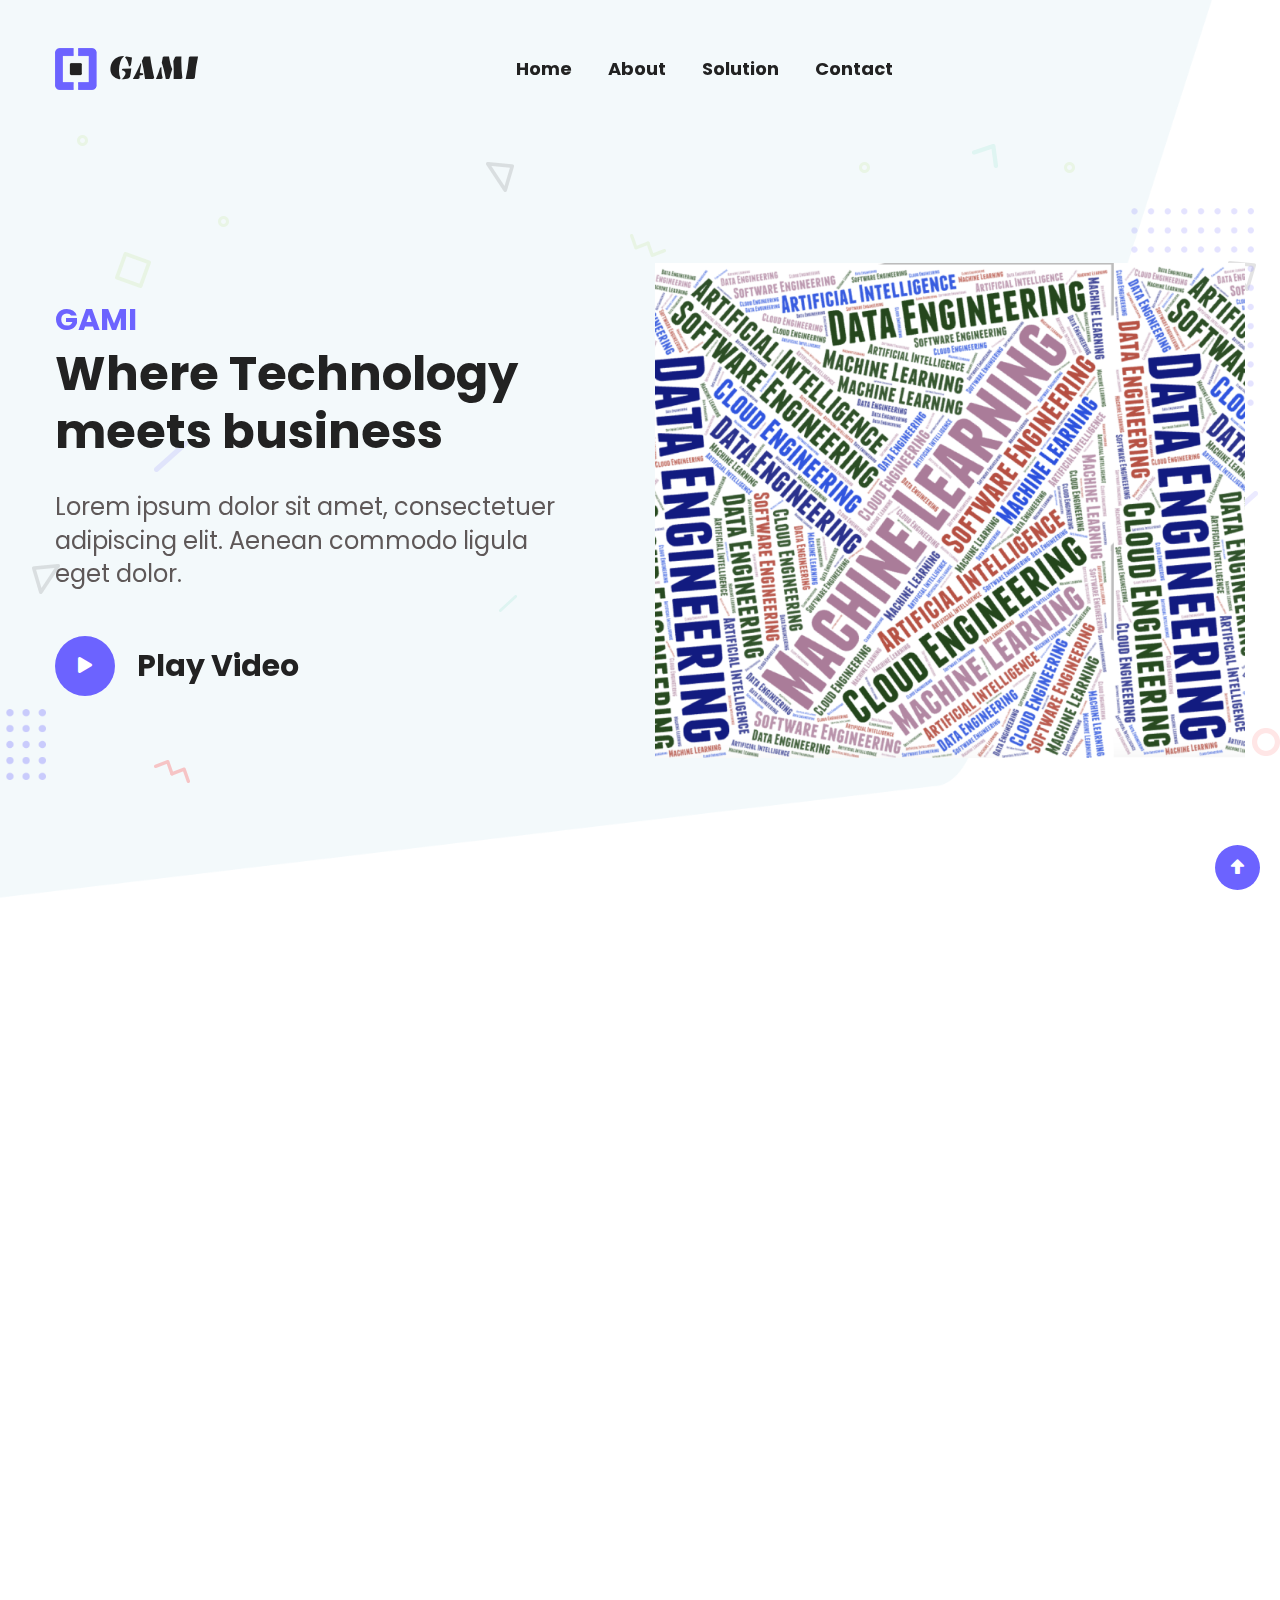
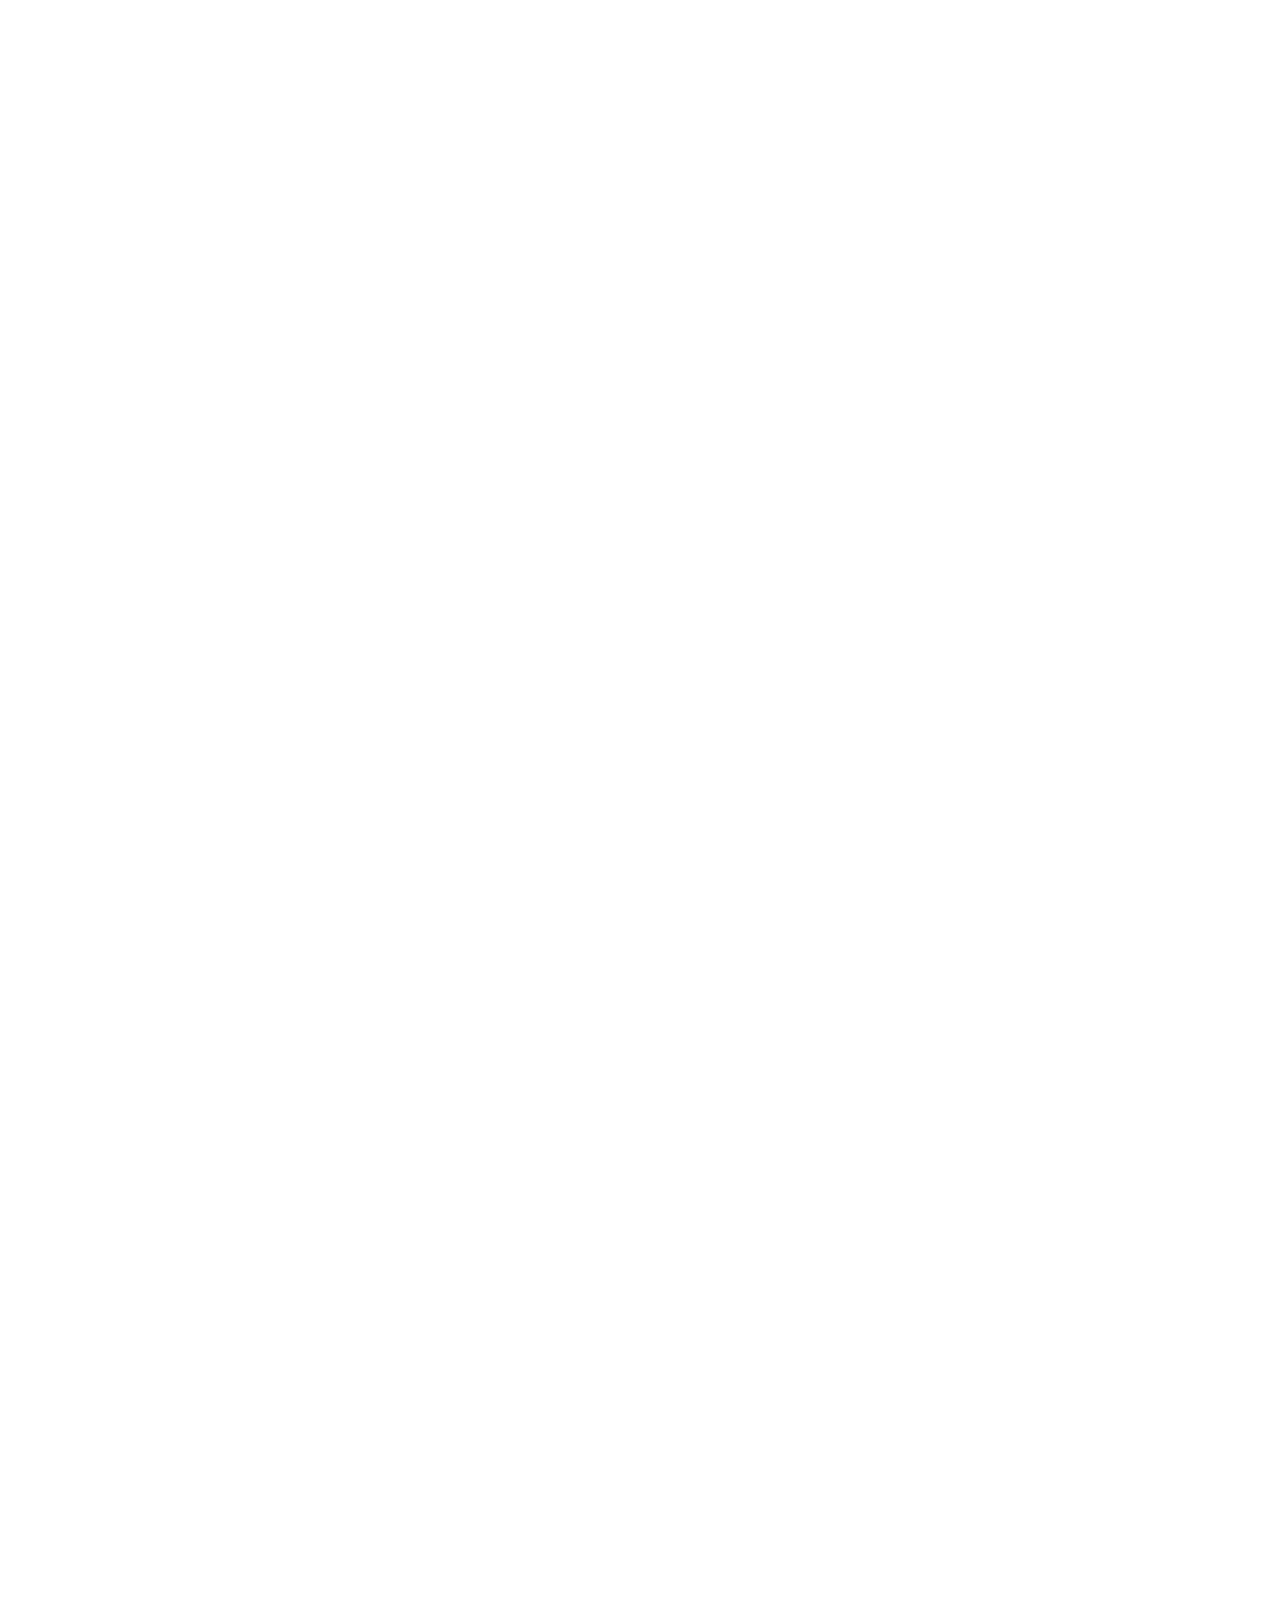
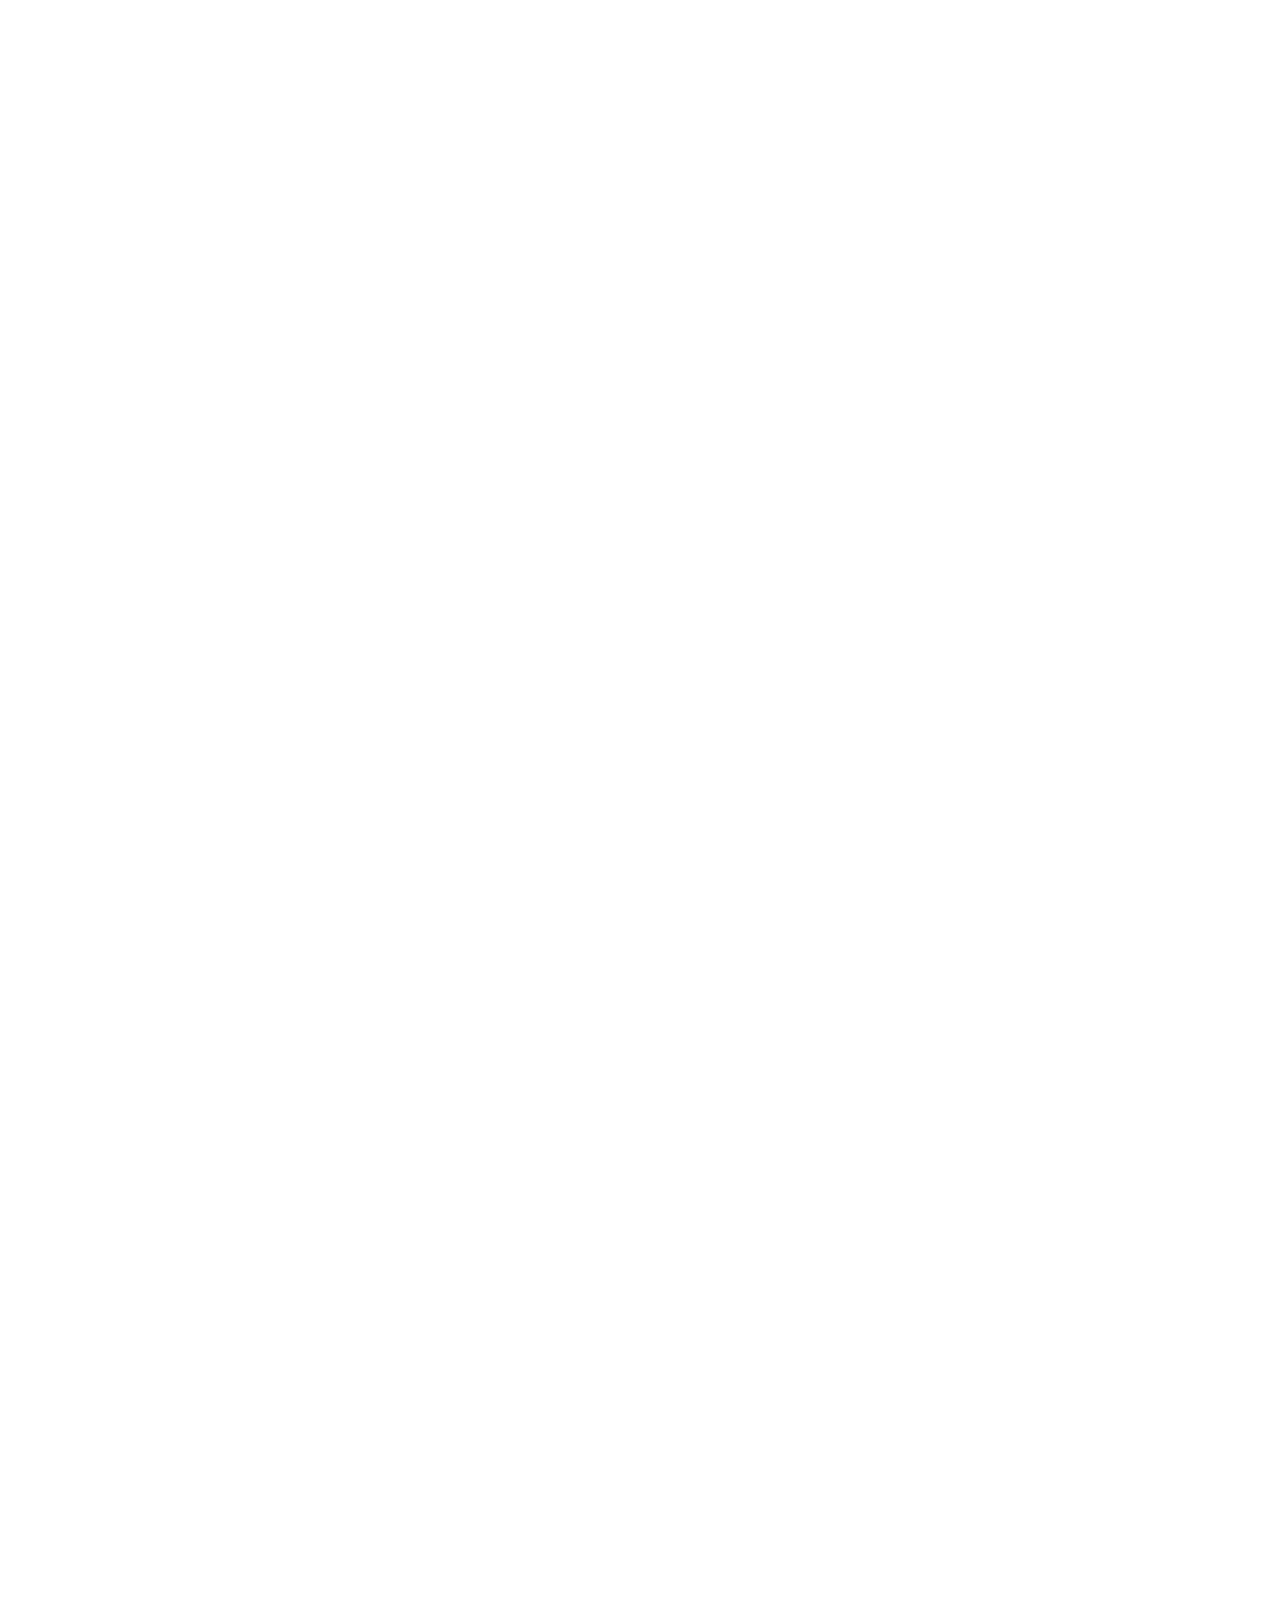
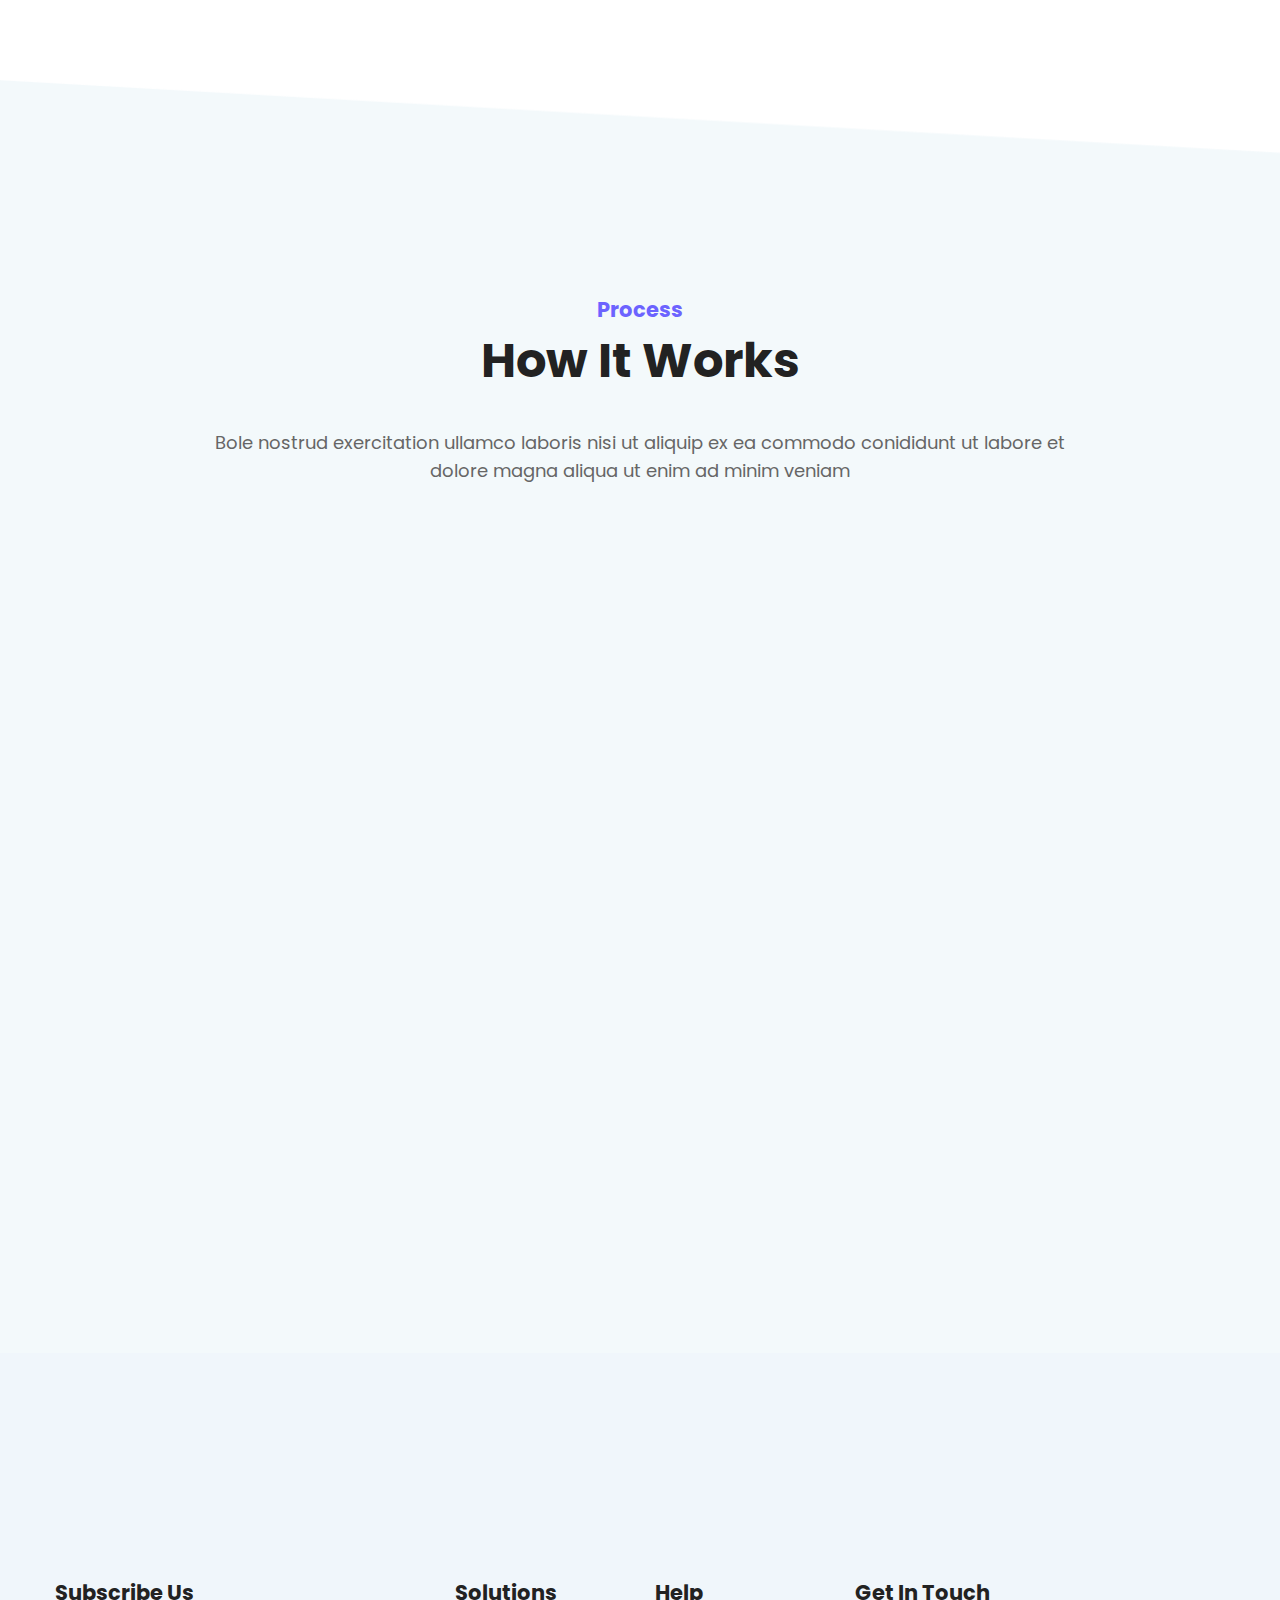
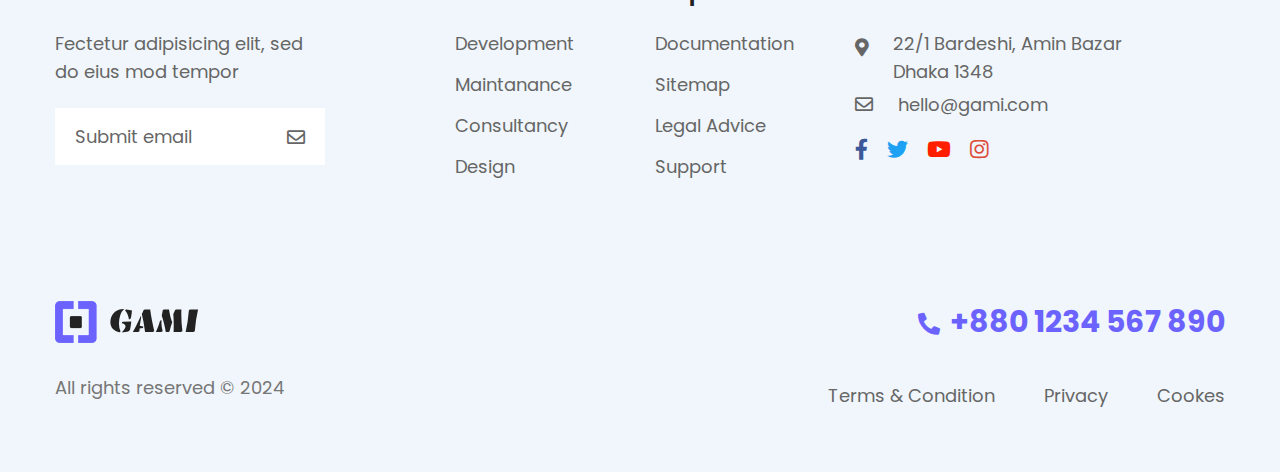
<file: index.html>
<!doctype html>
<html class="no-js" lang="en-US">
    <head>
        <meta charset="utf-8">
        <meta http-equiv="x-ua-compatible" content="ie=edge">
        <title>Home - GAMI</title>
        <meta property="og:locale" content="en_US" />
        <meta property="og:type" content="website" />
        <meta name="viewport" content="width=device-width, initial-scale=1">
        <!-- Place favicon.ico in the root directory -->
        <link rel="shortcut icon" href="images/logo/favicon.png" type="image/x-icon">

        <!-- All css here -->
        <link rel="stylesheet" href="css/bootstrap.min.css">
        <link rel="stylesheet" href="css/fontawesome-all.min.css">
        <link rel="stylesheet" href="css/flaticon.css">
        <link rel="stylesheet" href="css/aos.css">
        <link rel="stylesheet" href="css/carousel.css">
        <link rel="stylesheet" href="css/animate.css">
        <link rel="stylesheet" href="css/slick.css">
        <link rel="stylesheet" href="css/jquery.fancybox.min.css">
        <link rel="stylesheet" href="css/meanmenu.css">
        <link rel="stylesheet" href="css/all-animations.css">
        <link rel="stylesheet" href="css/default.css">
        <link rel="stylesheet" href="css/style.css">
        <link rel="stylesheet" href="css/responsive.css">
    </head>
    <body>
        <!--[if lte IE 9]>
            <p class="browserupgrade">You are using an <strong>outdated</strong> browser. Please <a href="https://browsehappy.com/">upgrade your browser</a> to improve your experience and security.</p>
        <![endif]-->
        
        <!--  ====== preloader=============================================  -->
        <div id="preloader">
            <div id="loading">
                <div id="loading-center">
                    <div id="loading-center-absolute">
                        <div class="object" id="object_one"></div>
                        <div class="object" id="object_two"></div>
                        <div class="object" id="object_three"></div>
                    </div>
                </div>
            </div>
        </div><!-- /preloader -->
     
        <!--  ====== header-area-start=======================================  -->
        <header>
            <div id="header-sticky" class="transparent-header header-area">
                <div class="header">
                    <div class="container">
                        <div class="row align-items-center justify-content-between position-relative">
                            <div class="col-xl-2 col-lg-2 col-md-3 col-sm-5 col-6">
                                <div class="logo">
                                    <a href="index.html" class="d-block"><img src="images/logo/logo.png" alt="GAMI"></a>
                                </div>
                            </div><!-- /col -->
                            <div class="col-xl-7 col-lg-7 col-md-1 col-sm-1 col-1 d-none d-lg-flex justify-content-end position-static">
                                <div class="main-menu">
                                    <nav id="mobile-menu">
                                        <ul class="d-block">
                                            <li class="full-mega-menu-position"><a class="active" href="index.html">Home</a>
                                              
                                            </li>
                                            <li><a href="about-us.html">About</a></li>
                                            <li><a href="Solution.html">Solution</a>
                                                <ul class="mega-menu mega-dropdown-menu white-bg ml-0">
                                                    <li><a href="Solution.html">Solutions</a></li>
                                                    
                                                </ul>
                                            </li>
                                          
                                        
                                            <li><a href="contact-us.html">Contact</a>
                                            </li>
                                         </ul>
                                    </nav>
                                </div><!-- /main-menu -->
                            </div><!-- /col -->
                            <div class="col-xl-3  col-lg-3 col-md-6 col-sm-6 col-4 pl-lg-0 pl-xl-3">
                                <div class="header-right d-flex align-items-center justify-content-lg-between justify-content-end">
                                   
                                    <div class="my-btn ml-20 d-none d-sm-block">
                                      
                                    </div><!-- /my-btn -->
                                    <div class="d-block d-lg-none pl-20">
                                        <a class="mobile-menubar theme-color" href="javascript:void(0);"><i class="far fa-bars"></i></a>
                                    </div>
                                    <!-- <div class="mobile-menu"></div> -->
                                </div><!-- /header-right -->
                            </div><!-- /col -->
                        </div><!-- /row -->
                    </div><!-- /container -->
                </div>
            </div><!-- /header-bottom -->
        </header>
        <!--  header-area-end  -->


        <!--  ====== header extra info start================================== -->
        <!-- side-mobile-menu start -->
        <div class="side-mobile-menu white-bg pt-10 pb-30 pl-35 pr-30 pb-100">
            <div class="d-fle justify-content-between w-100">
                <div class="close-icon d-inline-block float-right clear-both mt-15 mb-10">
                    <a href="javascript:void(0);"><span class="icon-clear theme-color"><i class="fa fa-times"></i></span></a>
                </div>
            </div>
            <div class="mobile-menu mt-10 w-100"></div>
            <ul class="social-link pt-50 clear-both">
                <li class="d-inline-block">
                    <a class="facebook-color text-center pr-15 d-inline-block transition-3" href="#"><i class="fab fa-facebook-f"></i></a>
                </li>
                <li class="d-inline-block">
                    <a class="twitter-color text-center pr-15 d-inline-block transition-3" href="#"><i class="fab fa-twitter"></i></a>
                </li>
                <li class="d-inline-block">
                    <a class="google-plus-color text-center pr-15 d-inline-block transition-3" href="#"><i class="fab fa-google-plus-g"></i></a>
                </li>
                <li class="d-inline-block">
                    <a class="linked-in-color text-center d-inline-block transition-3" href="#"><i class="fab fa-linkedin-in"></i></a>
                </li>
            </ul><!-- social-link -->

            <!-- mobile phone area -->
            <div class="mobile-phone-contact phone-contact mt-150 mb-25">
                <h6 class="f-700 mb-0">Call Us</h6>
                <a class="theme-color f-700" href="tell:+8801234567890">+8801234567890</a>
            </div><!-- /mobile phone area -->
            
            <!-- mobile subscribe area -->
            <div class="mobile-subscribe pb-125">
                <h6 class="f-700 mb-1">Subscribe to Our Newsletter</h6>
                <form action="#">
                    <div class="subscribe-info mt-10 position-relative">
                        <input class="sub-name form-control border-0 pl-20 pt-15 pb-15 pr-10 primary-bg secondary-color rounded-0" type="email" name="email" id="m-email" placeholder="Submit email">
                        <span class="secondary-color d-inline-block position-absolute pointer"><i class="far fa-envelope"></i></span>
                    </div>
                </form>
            </div><!-- /mobile subscribe area -->

        </div><!-- /side-mobile-menu -->
        <div class="body-overlay"></div>
        <!-- header extra info end  -->
   

        <main>
            <!-- ======slider-area-start=========================================== -->
            <div class="slider-area position-relative over-hidden">
                <div id="scene" class="position-absolute w-100 h-100">
                    <img data-depth="0.20" class="shape shape-1 d-none d-lg-inline-block" src="images/slider/shape/shape1.png" alt="#">
                    <img data-depth="0.20" class="shape shape-2 d-none d-lg-inline-block" src="images/slider/shape/shape2.png" alt="#">
                    <img data-depth="0.20" class="shape shape-3 d-none d-lg-inline-block r-shape" src="images/slider/shape/shape3.png" alt="#">
                    <img data-depth="0.20" class="shape shape-4 d-none d-lg-inline-block flash-infinite" src="images/slider/shape/shape4.png" alt="#">
                    <img data-depth="0.20" class="shape shape-5 d-none d-lg-inline-block r-shape" src="images/slider/shape/shape3.png" alt="#">
                    <img data-depth="0.20" class="shape shape-6 d-none d-lg-inline-block" src="images/slider/shape/shape5.png" alt="#">
                    <img data-depth="0.20" class="shape shape-7 d-none d-lg-inline-block" src="images/slider/shape/shape6.png" alt="#">
                    <img data-depth="0.20" class="shape shape-8 d-none d-lg-inline-block" src="images/slider/shape/shape7.png" alt="#">
                    <img data-depth="0.20" class="shape shape-9 d-none d-lg-inline-block" src="images/slider/shape/shape8.png" alt="#">
                    <img data-depth="0.20" class="shape shape-10 d-none d-lg-inline-block" src="images/slider/shape/shape9.png" alt="#">
                    <img data-depth="0.20" class="shape shape-11 d-none d-lg-inline-block" src="images/slider/shape/shape2.png" alt="#">
                    <img data-depth="0.20" class="shape shape-12 d-none d-lg-inline-block" src="images/slider/shape/shape10.png" alt="#">
                    <img data-depth="0.20" class="shape shape-13 d-none d-lg-inline-block r-shape" src="images/slider/shape/shape3.png" alt="#">
                    <img data-depth="0.20" class="shape shape-14 d-none d-lg-inline-block r-shape" src="images/slider/shape/shape3.png" alt="#">
                    <img data-depth="0.20" class="shape shape-15 d-none d-lg-inline-block" src="images/slider/shape/shape1.png" alt="#">
                    <img data-depth="0.20" class="shape shape-16 d-none d-lg-inline-block" src="images/slider/shape/shape11.png" alt="#">
                    <img data-depth="0.20" class="shape shape-17 d-none d-lg-inline-block r-shape" src="images/slider/shape/shape3.png" alt="#">
                    <img data-depth="0.20" class="shape shape-18 d-none d-lg-inline-block" src="images/slider/shape/shape12.png" alt="#">
                    <img data-depth="0.20" class="shape shape-19 d-none d-lg-inline-block r-shape" src="images/slider/shape/shape3.png" alt="#">
                </div>
                <!-- /shape-slider -->
                <div class="single-slider slider-height1 container-wrapper d-flex align-items-center z-index1" data-background="images/slider/home1-slider-bg.png">
                    <div class="container">
                        <div class="row align-items-center">
                            <div class="col-xl-6  col-lg-6  col-md-6  col-sm-12 col-12  d-flex align-items-center">
                                <div class="slider-content mt--30 position-relative">
                                    <span class="f-700 theme-color d-block pb-1" data-aos="fade-right" data-aos-duration="2000" data-aos-delay="40">GAMI</span>
                                    <h1 class="f-700 pb-22" data-aos="fade-right" data-aos-duration="2000" data-aos-delay="150">Where Technology meets business</h1>
                                    <p data-aos="fade-right" data-aos-duration="2000">Lorem ipsum dolor sit amet, consectetuer adipiscing elit. Aenean commodo ligula eget dolor.</p>
                                    <div class="video-player-btn d-flex align-items-center z-index11 mt-45" >
                                        <a data-fancybox="" href="https://youtu.be/nqye02H_H6I" class="d-flex align-items-center">
                                            <div class="video-play-wrap position-relative d-inline-block">
                                                <div class="video-mark">
                                                    <div class="wave-pulse wave-pulse-1"></div>
                                                    <div class="wave-pulse wave-pulse-2"></div>
                                                </div>
                                                <div class="video-play position-relative text-center theme-bg d-inline-block white-color">
                                                    <i class="fas fa-play"></i>
                                                </div>
                                            </div>
                                            <span class="d-inline-block f-700 black-color pl-22">Play Video</span>
                                        </a>
                                    </div><!-- /video-player-btn -->
                                </div>
                            </div><!-- /col -->
                            <div class="col-xl-6 col-lg-6  col-md-6  col-sm-12 col-12  d-flex align-items-center ">
                                <div class="slider-img1 mt-25 pl-65 z-index1 position-relative">
                                    <img class="bounce-animate" src="images/slider/home1-slider-img.png" alt="image">
                                    <div class="slider-right-dotted s-dotted position-absolute d-none d-md-block z-index-1">
                                        <img class="bounce-animate2" src="images/slider/shape/slider-right-dotted.png" alt="image">
                                    </div><!-- /slider-right-dotted -->
                                </div>
                            </div><!-- /col -->
                        </div><!-- /row -->
                    </div><!-- /container -->
                    <div class="slider-left-dotted s-dotted position-absolute d-none d-md-block z-index1">
                        <img class="rotate-animation" src="images/slider/shape/slider-left-dotted.png" alt="image">
                    </div><!-- /slider-left-dotted -->
                </div>
            </div>
            <!-- slider-area-end  -->

          


            <!-- ====== about-area-start=========================================== -->
            <div class="about-area over-hidden mt-75 mb-80">
                <div class="container">
                    <div class="row align-items-center  flex-column-reverse flex-lg-row">
                        <div class="col-xl-6 col-lg-6 col-md-12 col-sm-12 col-12">
                            <div class="about-img img-left-margin text-center" data-aos="fade-right" data-aos-duration="2000">
                                <img class="d-block bounce-animate2" src="images/about/home1-about-img.jpg" alt="image">
                            </div><!-- /about-img -->
                        </div><!-- /col -->
                        <div class="col-xl-6 col-lg-6 col-md-12 col-sm-12 col-12">
                            <div class="about-content mb-50 mt-10" data-aos="fade-left" data-aos-duration="2000"> 
                                <div class="title">
                                    <span class="theme-color f-700">Learn more about us</span>
                                    <h3 class="f-700">Innovative application with easy access</h3>
                                </div>
                                <div class="about-text mt-55 ">
                                    <h6 class="f-400 mb-30">Phasellus seiusmod tempor incididunt ut labore et dolore magna aliqud minim veniam</h6>
                                    <p>Bole nostrud exercitation ullamco laboris nisi ut aliquip ex ea commodo consequat. Duis aute irure dolor in reprehenderit in voluptate velit esse cillum dolore eu fugiat nua.</p>
                                    <div class="my-btn mt-47">
                                        <a href="about-us.html" class="btn theme-bg text-capitalize f-18 f-700">Get Started</a>
                                    </div><!-- /my-btn -->
                                </div>
                            </div><!-- /about-content -->
                        </div><!-- /col -->
                    </div><!-- /row -->
                </div><!-- /container -->
            </div>
            <!-- about-area-end -->

            <!-- ====== service-area-start ==================================== -->
            <div class="service-area over-hidden">
                <div class="container">
                    <div class="row">
                        <div class="col-xl-4  col-lg-4  col-md-4  col-sm-12 col-12">
                            <div class="single-service-content transition5 mt-10 secondary-border01 pl-50 pt-55 pb-35 pr-50 mb-35 mt-30 tilt" data-aos="fade-up">
                                <div class="ser-icon d-inline-block text-center mb-20 transition5">
                                    <img src="images/icon/writing-2.png" alt="image">
                                </div><!-- /ser-icon -->
                                <div class="service-text">
                                    <h6 class="f-700 mb-22">Big Data Analysis</h6>
                                    <p>Lorem ipsum dolor sit amet, consectetuer adipiscing elit. Aenean commodo ligula eget dolor.</p>
                                </div>
                            </div><!-- /single-service-content -->
                        </div><!-- /col -->
                        <div class="col-xl-4  col-lg-4  col-md-4  col-sm-12 col-12">
                            <div class="single-service-content transition5 mt-10 secondary-border01 pl-50 pt-55 pb-35 pr-50 mb-35 mt-30 tilt" data-aos="fade-up" data-aos-duration="1200" data-aos-delay="200">
                                <div class="ser-icon d-inline-block text-center mb-20  transition5">
                                    <img src="images/icon/diagram.png" alt="image">
                                </div><!-- /ser-icon -->
                                <div class="service-text">
                                    <h6 class="f-700 mb-22">Machine Learning</h6>
                                    <p>Lorem ipsum dolor sit amet, consectetuer adipiscing elit. Aenean commodo ligula eget dolor.</p>
                                </div>
                            </div><!-- /single-service-content -->
                        </div><!-- /col -->
                        <div class="col-xl-4  col-lg-4  col-md-4  col-sm-12 col-12">
                            <div class="single-service-content transition5 mt-10 secondary-border01 pl-50 pt-55 pb-35 pr-50 mb-35 mt-30 tilt" data-aos="fade-up" data-aos-duration="1200" data-aos-delay="500">
                                <div class="ser-icon d-inline-block text-center mb-20  transition5">
                                    <img src="images/icon/gear-1.png" alt="image">
                                </div><!-- /ser-icon -->
                                <div class="service-text">
                                    <h6 class="f-700 mb-22">Cloud Engineering</h6>
                                    <p>Lorem ipsum dolor sit amet, consectetuer adipiscing elit. Aenean commodo ligula eget dolor.</p>
                                </div>
                            </div><!-- /single-service-content -->
                        </div><!-- /col -->
                    </div><!-- /row -->
                </div><!-- /container -->
            </div>
            <!-- service-area-end  -->

            <!-- ====== feature-area-start=========================================== -->
            <div class="feature-area mt-60 over-hidden">
                <div class="feature-bg bg-no-repeat" data-aos="fade-up" data-aos-duration="1800" data-background="images/feature/home1-feature-bg.png">
                    <div class="container">
                        <div class="row align-items-center mt-10 flex-column-reverse flex-lg-row">
                            <div class="col-xl-6 col-lg-6 col-md-12 col-sm-12 col-12 pr-10">
                                <div class="feature-img img-left-margin mt-35 text-center" data-aos="fade-right" data-aos-duration="2000">
                                    <img class="d-block bounce-animate2" src="images/feature/home1-feature-img.png" alt="image">
                                </div><!-- /feature-img -->
                            </div><!-- /col -->
                            <div class="col-xl-6 col-lg-6 col-md-12 col-sm-12 col-12 pl-lg-0 pl-xl-3">
                                <div class="feature-content mb-10" data-aos="fade-left" data-aos-duration="2000">
                                    <div class="title">
                                        <span class="theme-color f-700">Learn more about us</span>
                                        <h3 class="f-700 pb-30">Streamline processes and increase productivity with our Engineering solutions.</h3>
                                        <p>Bole nostrud exercitation ullamco laboris nisi ut aliquip ex ea commodo consequat.</p>
                                    </div>
                                    <div class="feature-text mt-30">
                                        <div class="row">
                                            <div class="col-xl-6  col-lg-6 col-md-6  col-sm-6 col-12">
                                                <div class="single-feature-service mb-22">
                                                    <div class="feature-ser-heading d-flex align-items-center mb-1">
                                                        <div class="feature-ser-icon d-inline-block text-center mr-30">
                                                            <span class="theme-color d-block">
                                                                <span class="flat-family flat-family flaticon-012-edit"></span>
                                                            </span>
                                                        </div><!-- /ser-icon -->
                                                        <h6 class="f-700 mb-0">Scalable Cloud Infrastructure</h6>
                                                    </div><!-- /feature-ser-heading -->
                                                    <p>Bommodo dolor sit amet otire conse ctetur adipisic</p>
                                                </div><!-- /single-feature-service -->
                                            </div><!-- /col -->
                                            <div class="col-xl-6  col-lg-6 col-md-6  col-sm-6 col-12">
                                                <div class="single-feature-service mb-22">
                                                    <div class="feature-ser-heading d-flex align-items-center mb-1">
                                                        <div class="feature-ser-icon d-inline-block text-center mr-30">
                                                            <span class="theme-color d-block">
                                                                <span class="flat-family flat-family flaticon-012-edit"></span>
                                                            </span>
                                                        </div><!-- /ser-icon -->
                                                        <h6 class="f-700 mb-0">Data-Driven Decision Making</h6>
                                                    </div><!-- /feature-ser-heading -->
                                                    <p>Bommodo dolor sit amet otire conse ctetur adipisic</p>
                                                </div><!-- /single-feature-service -->
                                            </div><!-- /col -->
                                            <div class="col-xl-6  col-lg-6 col-md-6  col-sm-6 col-12">
                                                <div class="single-feature-service mb-22">
                                                    <div class="feature-ser-heading d-flex align-items-center mb-1">
                                                        <div class="feature-ser-icon d-inline-block text-center mr-30">
                                                            <span class="theme-color d-block">
                                                                <span class="flat-family flat-family flaticon-012-edit"></span>
                                                            </span>
                                                        </div><!-- /ser-icon -->
                                                        <h6 class="f-700 mb-0">Expert Consultation</h6>
                                                    </div><!-- /feature-ser-heading -->
                                                    <p>Bommodo dolor sit amet otire conse ctetur adipisic</p>
                                                </div><!-- /single-feature-service -->
                                            </div><!-- /col -->
                                            <div class="col-xl-6  col-lg-6 col-md-6  col-sm-6 col-12">
                                                <div class="single-feature-service mb-22">
                                                    <div class="feature-ser-heading d-flex align-items-center mb-1">
                                                        <div class="feature-ser-icon d-inline-block text-center mr-30">
                                                            <span class="theme-color d-block">
                                                                <span class="flat-family flat-family flaticon-012-edit"></span>
                                                            </span>
                                                        </div><!-- /ser-icon -->
                                                        <h6 class="f-700 mb-0">Tailored  Solutions</h6>
                                                    </div><!-- /feature-ser-heading -->
                                                    <p>Bommodo dolor sit amet otire conse ctetur adipisic</p>
                                                </div><!-- /single-feature-service -->
                                            </div><!-- /col -->
                                        </div><!-- /row -->
                                    </div>
                                </div><!-- /feature-content -->
                            </div><!-- /col -->
                        </div><!-- /row -->
                    </div><!-- /container -->
                </div>
            </div>
            <!-- feature-area-end -->

            <!-- ====== sp-feature-area-start================================================= -->
            <div class="sp-feature-area over-hidden mt--50">
                <div class="sp-feature-bg feature-bg bg-no-repeat pt-220 pb-95" data-aos="fade-up" data-aos-duration="1800" data-background="images/feature/home1-sp-feature-bg.png">
                    <div class="container">
                        <div class="row align-items-center mt-10">
                            <div class="col-xl-6 col-lg-6 col-md-12 col-sm-12 col-12">
                                <div class="sp-feature-content pr-xl-2 mb-10 mt-45" data-aos="fade-right" data-aos-duration="2000">
                                    <div class="title">
                                        <span class="theme-color f-700">Learn more about us</span>
                                        <h3 class="f-700 pb-30">Consultative Approach</h3>
                                        <p>Bole nostrud exercitation ullamco laboris nisi ut aliquip ex ea commodo consequat.</p>
                                    </div><!-- /title -->
                                    <ul class="sp-feature-text mt-30">
                                        <li class="d-flex">
                                            <span class="sp-feature-icon theme-color d-inline-block mr-20"><i class="fal fa-check"></i></span>
                                            <p>Bommodo dolor sit amet, conse ctetur adipisic ing elit, sed do eiusmod tempor</p>
                                        </li>
                                        <li class="d-flex">
                                            <span class="sp-feature-icon theme-color d-inline-block mr-20"><i class="fal fa-check"></i></span>
                                            <p>Ladipisic ing elit, sed do eiusmod tempor kotore bolis</p>
                                        </li>
                                        <li class="d-flex">
                                            <span class="sp-feature-icon theme-color d-inline-block mr-20"><i class="fal fa-check"></i></span>
                                            <p>Sit amet, conse ctetur adipisic ing elit sed do</p>
                                        </li>
                                    </ul>
                                    <div class="my-btn pt-32">
                                        <a href="about-us.html" class="btn theme-bg text-capitalize">More Details</a>
                                    </div><!-- /my-btn -->
                                </div><!-- /feature-content -->
                            </div><!-- /col -->  
                            <div class="col-xl-6 col-lg-6 col-md-12 col-sm-12 col-12">
                                <div class="feature-img img-right-margin mt-35 d-flex justify-content-center" data-aos="fade-left" data-aos-duration="2000">
                                    <img class="d-block ml-lg-auto bounce-animate2" src="images/feature/home1-sp-feature-img.png" alt="image">
                                </div><!-- /feature-img -->
                            </div><!-- /col -->
                        </div><!-- /row -->
                    </div><!-- /container -->
                </div>
            </div>
            <!-- sp-feature-area-end -->

           

            <!-- ====== faq-area-start============================================ -->
            <div class="faq-area pt-130 mb-70 over-hidden">
                <div class="container">
                    <div class="row mt-10">
                        <div class="col-xl-6 col-lg-6 col-md-12 col-sm-12 col-12">
                            <div class="faq-content mt-55 mb-50" data-aos="fade-right" data-aos-duration="2000">
                                <div class="title">
                                    <span class="theme-color f-700">What people want to know</span>
                                    <h3 class="f-700 pb-30">Frequently Asked Questions</h3>
                                    <p>Bole nostrud exercitation ullamco laboris nisi ut aliquip ex ea commodo consequat.</p>
                                </div>
                                <div class="faq-wrapper mt-40">
                                    <div class="accordion" id="accordionExample">
                                        <div class="card border-0">
                                            <div class="card-header card-header-top rounded-0 bg-transparent p-0" id="headingOne">
                                                <h6 class="mb-0">
                                                    <a href="#" class="btn btn-link black-color f-700 border-0 d-block text-left rounded-0 position-relative" data-toggle="collapse" data-target="#collapseOne" aria-expanded="true" aria-controls="collapseOne">
                                                        How can I Contact ?
                                                    </a>
                                                </h6>
                                            </div><!-- /card-header -->
                                            <div id="collapseOne" class="collapse show" aria-labelledby="headingOne" data-parent="#accordionExample">
                                                <div class="card-body">
                                                    <p class="m-0">Ovitae purus soda duis eu ers auctor augue ultricie conse ctetur adipisicing nisi ut aliquip ex ea commodo quat Duis aute irure dolor in reprehenderit in volupta</p>
                                                </div>
                                            </div><!-- /collapseOne -->
                                        </div><!-- /card1 -->
        
                                        <div class="card border-0">
                                            <div class="card-header bg-transparent p-0" id="headingTwo">
                                                <h6 class="mb-0">
                                                    <a href="#" class="btn btn-link black-color f-700 border-0 d-block text-left rounded-0 position-relative collapsed" data-toggle="collapse" data-target="#collapseTwo" aria-expanded="false" aria-controls="collapseTwo">
                                                       What are consulting does GAMI get involved?
                                                    </a>
                                                </h6>
                                            </div><!-- /card-header -->
        
                                            <div id="collapseTwo" class="collapse" aria-labelledby="headingTwo" data-parent="#accordionExample">
                                                <div class="card-body">
                                                    <p class="m-0">Ovitae purus soda duis eu ers auctor augue ultricie conse ctetur adipisicing nisi ut aliquip ex ea commodo quat Duis aute irure dolor in reprehenderit in volupta </p>
                                                </div>
                                            </div>
                                        </div><!-- /card2 -->
        
                                        <div class="card card-header-end border-0">
                                            <div class="card-header bg-transparent p-0" id="headingThree">
                                                <h6 class="mb-0">
                                                    <a href="#" class="btn btn-link black-color f-700 border-0 d-block text-left rounded-0 position-relative collapsed" data-toggle="collapse" data-target="#collapseThree" aria-expanded="false" aria-controls="collapseThree">
                                                        Why GAMI is a great ?
                                                    </a>
                                                </h6>
                                            </div>
        
                                            <div id="collapseThree" class="collapse" aria-labelledby="headingThree" data-parent="#accordionExample">
                                                <div class="card-body">
                                                    <p class="m-0">Ovitae purus soda duis eu ers auctor augue ultricie conse ctetur adipisicing nisi ut aliquip ex ea commodo quat Duis aute irure dolor in reprehenderit in volupta </p>
                                                </div>
                                            </div>
                                        </div><!-- /card -->
                                    </div><!-- /accordion -->
                                </div><!-- /faq-wrapper -->
                            </div><!-- /faq-content -->
                        </div><!-- /col -->
                        <div class="col-xl-6 col-lg-6 offset-lg-0 col-md-10 offset-md-1 col-sm-12 col-12 pr-10">
                            <div class="faq-img img-right-margin text-center"  data-aos="fade-left" data-aos-duration="2000">
                                <img class="d-block bounce-animate2" src="images/bg/home1-faq-img.png" alt="image">
                            </div><!-- /faq-img -->
                        </div><!-- /col -->
                    </div><!-- /row -->
                </div><!-- /container -->
            </div>
            <!-- faq-area-end -->

            <!-- ====== work-area-start ==================================== -->
            <div class="work-area over-hidden">
                <div class="work-bg bg-no-repeat bg-cover pt-200" data-background="images/bg/home1-process-bg.png">
                    <div class="container">
                        <div class="row align-items-center justify-content-center">
                            <div class="col-xl-9  col-lg-10  col-md-11  col-sm-12 col-12">
                                <div class="title text-center mt-15">
                                    <span class="theme-color f-700">Process</span>
                                    <h3 class="f-700 pb-30">How It Works</h3>
                                    <p>Bole nostrud exercitation ullamco laboris nisi ut aliquip ex ea commodo conididunt ut labore et dolore magna aliqua ut enim ad minim veniam</p>
                                </div><!-- /title -->
                            </div><!-- /col -->
                        </div><!-- /row -->
                        <div class="work-wrapper pt-105 pb-85">
                            <div class="row">
                                <div class="col-xl-6  col-lg-6  col-md-6  col-sm-12 col-12">
                                    <div class="single-work-content position-relative transition5 white-bg mb-80" data-aos="fade-up" data-aos-duration="2000" data-aos-delay="10">
                                        <div class="item-tag-wrapper rounded-circle text-center transition5">
                                            <div class="item-tag theme-bg d-inline-block text-center rounded-circle position-relative z-index11">
                                                <span class="text-white f-700">01</span>
                                            </div><!-- /item-tag -->
                                        </div><!-- /item-tag-wrapper -->
                                        <div class="d-lg-flex">
                                            <div class="work-icon d-inline-block text-center mr-30">
                                                <span class="d-inline-block">
                                                    <img src="images/icon/user.png" alt="image">
                                                </span>
                                            </div><!-- /work-icon -->
                                            <div class="work-text">
                                                <h5 class="f-700 mb-22">Talk to us </h5>
                                                <p class="m-0">Ovitae purus soda duis eu ers auctor augue ultrici cing elit, sed do eius emod tempor incid</p>
                                            </div>
                                        </div>
                                    </div><!-- /single-work-content -->
                                </div><!-- /col -->
                                <div class="col-xl-6  col-lg-6  col-md-6  col-sm-12 col-12">
                                    <div class="single-work-content position-relative white-bg mb-80" data-aos="fade-up" data-aos-duration="2000" data-aos-delay="100">
                                        <div class="item-tag-wrapper rounded-circle text-center transition3">
                                            <div class="item-tag theme-bg d-inline-block text-center rounded-circle position-relative z-index11">
                                                <span class="text-white f-700">02</span>
                                            </div><!-- /item-tag -->
                                        </div><!-- /item-tag-wrapper -->
                                        <div class="d-lg-flex">
                                            <div class="work-icon d-inline-block text-center mr-30">
                                                <span class="d-inline-block">
                                                    <img src="images/icon/bar.png" alt="image">
                                                </span>
                                            </div><!-- /work-icon -->
                                            <div class="work-text">
                                                <h5 class="f-700 mb-22">Research & Development</h5>
                                                <p class="m-0">Ovitae purus soda duis eu ers auctor augue ultrici cing elit, sed do eius emod tempor incid</p>
                                            </div>
                                        </div>
                                    </div><!-- /single-work-content -->
                                </div><!-- /col -->
                                <div class="col-xl-6  col-lg-6  col-md-6  col-sm-12 col-12">
                                    <div class="single-work-content position-relative white-bg mb-80" data-aos="fade-up" data-aos-duration="2000" data-aos-delay="10">
                                        <div class="item-tag-wrapper rounded-circle text-center transition3">
                                            <div class="item-tag theme-bg d-inline-block text-center rounded-circle position-relative z-index11">
                                                <span class="text-white f-700">03</span>
                                            </div><!-- /item-tag -->
                                        </div><!-- /item-tag-wrapper -->
                                        <div class="d-lg-flex">
                                            <div class="work-icon d-inline-block text-center mr-30">
                                                <span class="d-inline-block">
                                                    <img src="images/icon/shopping-cart-1.png" alt="image">
                                                </span>
                                            </div><!-- /work-icon -->
                                            <div class="work-text">
                                                <h5 class="f-700 mb-22">Consult</h5>
                                                <p class="m-0">Ovitae purus soda duis eu ers auctor augue ultrici cing elit, sed do eius emod tempor incid</p>
                                            </div>
                                        </div>
                                    </div><!-- /single-work-content -->
                                </div><!-- /col -->
                                <div class="col-xl-6  col-lg-6  col-md-6  col-sm-12 col-12">
                                    <div class="single-work-content  position-relative white-bg mb-80" data-aos="fade-up" data-aos-duration="2000" data-aos-delay="100">
                                        <div class="item-tag-wrapper rounded-circle text-center transition3">
                                            <div class="item-tag theme-bg d-inline-block text-center rounded-circle position-relative z-index11">
                                                <span class="text-white f-700">04</span>
                                            </div><!-- /item-tag -->
                                        </div><!-- /item-tag-wrapper -->
                                        <div class="d-lg-flex">
                                            <div class="work-icon d-inline-block text-center mr-30">
                                                <span class="d-inline-block">
                                                    <img src="images/icon/briefcase.png" alt="image">
                                                </span>
                                            </div><!-- /work-icon -->
                                            <div class="work-text">
                                                <h5 class="f-700 mb-22">Build & Transfer </h5>
                                                <p class="m-0">Ovitae purus soda duis eu ers auctor augue ultrici cing elit, sed do eius emod tempor incid</p>
                                            </div>
                                        </div>
                                    </div><!-- /single-work-content -->
                                </div><!-- /col -->
                            </div><!-- /row -->
                        </div><!-- /work-wrapper -->
                    </div><!-- /container -->
                </div><!-- /work-bg -->
            </div>
            <!-- work-area-end  -->

          

        </main>

        <!-- ====== footer-area-start ============================================ -->
        <footer> 
            <div class="footer-area primary-bg pt-200">
                <div class="footer-top pb-55">
                    <div class="container">
                        <div class="row">
                            <div class="col-xl-3  col-lg-4  col-md-12  col-sm-12 col-12">
                                <div class="footer-widget f-subscriber-area pb-30 mt-25">
                                    <h6 class="text-capitalize f-700 mb-22">Subscribe Us</h6>
                                    <div class="footer-subscribe">
                                        <p>Fectetur adipisicing elit, sed do eius mod tempor</p>
                                        <form action="#">
                                            <div class="subscribe-info mt-22 position-relative">
                                                <input class="sub-name form-control border-0 pl-20 pt-15 pb-15 pr-10 white-bg secondary-color rounded-0" type="email" name="email" id="email" placeholder="Submit email">
                                                <span class="secondary-color d-inline-block position-absolute pointer"><i class="far fa-envelope"></i></span>
                                            </div>
                                        </form>
                                    </div>
                                </div>
                            </div><!-- /col -->
                            <div class="col-xl-2 offset-xl-1  col-lg-2  col-md-3  col-sm-6 col-12">
                                <div class="footer-widget f-info pb-30 ml-40 pr-20 mt-25">
                                    <h6 class="text-capitalize f-700 mb-22">Solutions</h6>
                                    <ul class="footer-info">
                                        <li>
                                            <a href="about-us.html" class="position-relative d-inline-block mb-2">Development</a>
                                        </li>
                                        <li>
                                            <a href="about-us.html" class="position-relative d-inline-block mb-2">Maintanance</a>
                                        </li>
                                        <li>
                                            <a href="about-us.html" class="position-relative d-inline-block mb-2">Consultancy</a>
                                        </li>
                                        <li>
                                            <a href="about-us.html" class="position-relative d-inline-block mb-2">Design</a>
                                        </li>
                                    </ul>
                                </div>
                            </div><!-- /col -->
                            <div class="col-xl-2  col-lg-2  col-md-3  col-sm-6 col-12">
                                <div class="footer-widget f-info pb-30 ml-40 pr-20 mt-25">
                                    <h6 class="text-capitalize f-700 mb-22">Help</h6>
                                    <ul class="footer-info">
                                        <li>
                                            <a href="about-us.html" class="position-relative d-inline-block mb-2">Documentation</a>
                                        </li>
                                        <li>
                                            <a href="about-us.html" class="position-relative d-inline-block mb-2">Sitemap</a>
                                        </li>
                                        <li>
                                            <a href="about-us.html" class="position-relative d-inline-block mb-2">Legal Advice</a>
                                        </li>
                                        <li>
                                            <a href="about-us.html" class="position-relative d-inline-block mb-2">Support</a>
                                        </li>
                                    </ul>
                                </div>
                            </div><!-- /col -->
                            <div class="col-xl-3  col-lg-4  col-md-6  col-sm-12 col-12 pr-xl-0">
                                <div class="footer-widget f-adress pb-40 mt-25">
                                    <h6 class="text-capitalize f-700 mb-22">Get in Touch</h6>
                                    <ul class="footer-address">
                                        <li class="d-flex align-items-start">
                                            <span class="f-icon mr-20 mt-1"><i class="fas fa-map-marker-alt"></i></span> 
                                            <div class="">
                                                22/1 Bardeshi, Amin Bazar <br>Dhaka 1348 <br>
                                            </div>  
                                        </li>
                                        <li>
                                            <span class="f-icon mr-20 mt-1"><i class="far fa-envelope"></i></span>
                                            hello@gami.com
                                        </li>
                                    </ul>
                                    <ul class="social-link mt-15">
                                        <li class="d-inline-block">
                                            <a class="facebook-color text-center pr-15 d-inline-block transition-3" href="#"><i class="fab fa-facebook-f"></i></a>
                                        </li>
                                        <li class="d-inline-block">
                                            <a class="twitter-color text-center pr-15 d-inline-block transition-3" href="#"><i class="fab fa-twitter"></i></a>
                                        </li>
                                        <li class="d-inline-block">
                                            <a class="youtube-color text-center pr-15 d-inline-block transition-3" href="#"><i class="fab fa-youtube"></i></a>
                                        </li>
                                        <li class="d-inline-block">
                                            <a class="instagram-color text-center d-inline-block transition-3" href="#"><i class="fab fa-instagram"></i></a>
                                        </li>
                                    </ul><!-- social-link -->
                                </div>
                            </div><!-- /col -->
                        </div><!-- /row -->
                    </div><!-- /container -->
                </div>
                <div class="footer-bottom">
                    <div class="container">
                        <div class="copyright-area mt-20 pb-50">
                            <div class="row align-items-center">
                                <div class="col-xl-6  col-lg-6  col-md-6  col-sm-12 col-12 mb-10">
                                    <div class="f-logo text-center text-md-left">
                                        <img src="images/logo/logo.png" alt="image">
                                    </div><!-- /f-logo -->
                                </div><!-- /col -->
                                <div class="col-xl-6  col-lg-6  col-md-6  col-sm-12 col-12 mb-10">
                                    <div class="phone-contact text-center text-md-right">
                                        <a class="theme-color f-700" href="tell:+8801234567890"><span class="pr-1"><span class="d-inline-block"><i class="fas fa-phone-alt"></i></span></span> +880 1234 567 890</a>
                                    </div>
                                </div><!-- /col -->
                            </div><!-- /row -->
                            <div class="row align-items-center justify-content-between">
                                <div class="col-xl-6  col-lg-5  col-md-12  col-sm-12 col-12">
                                    <div class="copyright-text text-center text-lg-left mt-20 mb-20">
                                        <p class="mb-0 secondary-color2">All rights reserved 
                                              ©  2024
                                        </p>
                                    </div>
                                </div><!-- /col -->
                                <div class="col-xl-6  col-lg-7  col-md-12  col-sm-12 col-12">
                                    <ul class="useful-link text-center text-lg-right mt-20">
                                        <li class="d-inline-block mb-20">
                                            <a href="#" class="secondary-color d-inline-block">Terms &amp; Condition</a>
                                        </li>
                                        <li class="d-inline-block pl-45 mb-20">
                                            <a href="#" class="secondary-color d-inline-block">Privacy</a>
                                        </li>
                                        <li class="d-inline-block pl-45 mb-20">
                                            <a href="#" class="secondary-color d-inline-block">Cookes</a>
                                        </li>                                    
                                    </ul><!-- social -->
                                </div><!-- /col -->
                            </div>
                        </div><!-- /copyright-area -->
                    </div><!-- /container -->
                </div>
            </div>
        </footer>

        <!-- back top -->
        <div id="scroll" class="scroll-up position-relative z-index11">
            <div class="top text-center"><span class="white-color theme-bg"><i class="fa fa-arrow-alt-up"></i></span></div>
        </div>

        <!-- All js here -->
        <script src="js/vendor/modernizr-3.5.0.min.js"></script>
        <script src="js/vendor/jquery-1.12.4.min.js"></script>
        <script src="js/popper.min.js"></script>
        <script src="js/bootstrap.min.js"></script>
        <script src="js/parallax.js"></script>
        <script src="js/carousel.js"></script>
        <script src="js/isotope.pkgd.min.js"></script>
        <script src="js/image-loaded.min.js"></script>
        <script src="js/jquery.fancybox.min.js"></script>
        <script src="js/waypoint.js"></script>
        <script src="js/counterup-min.js"></script>
        <script src="js/slick.min.js"></script>
        <script src="js/tilt.jquery.min.js"></script>
        <script src="js/aos.js"></script>
        <script src="js/plugins.js"></script>
        <script src="js/jquery.meanmenu.min.js"></script>
        <script src="js/main.js"></script>
    </body>
</html>
</file>
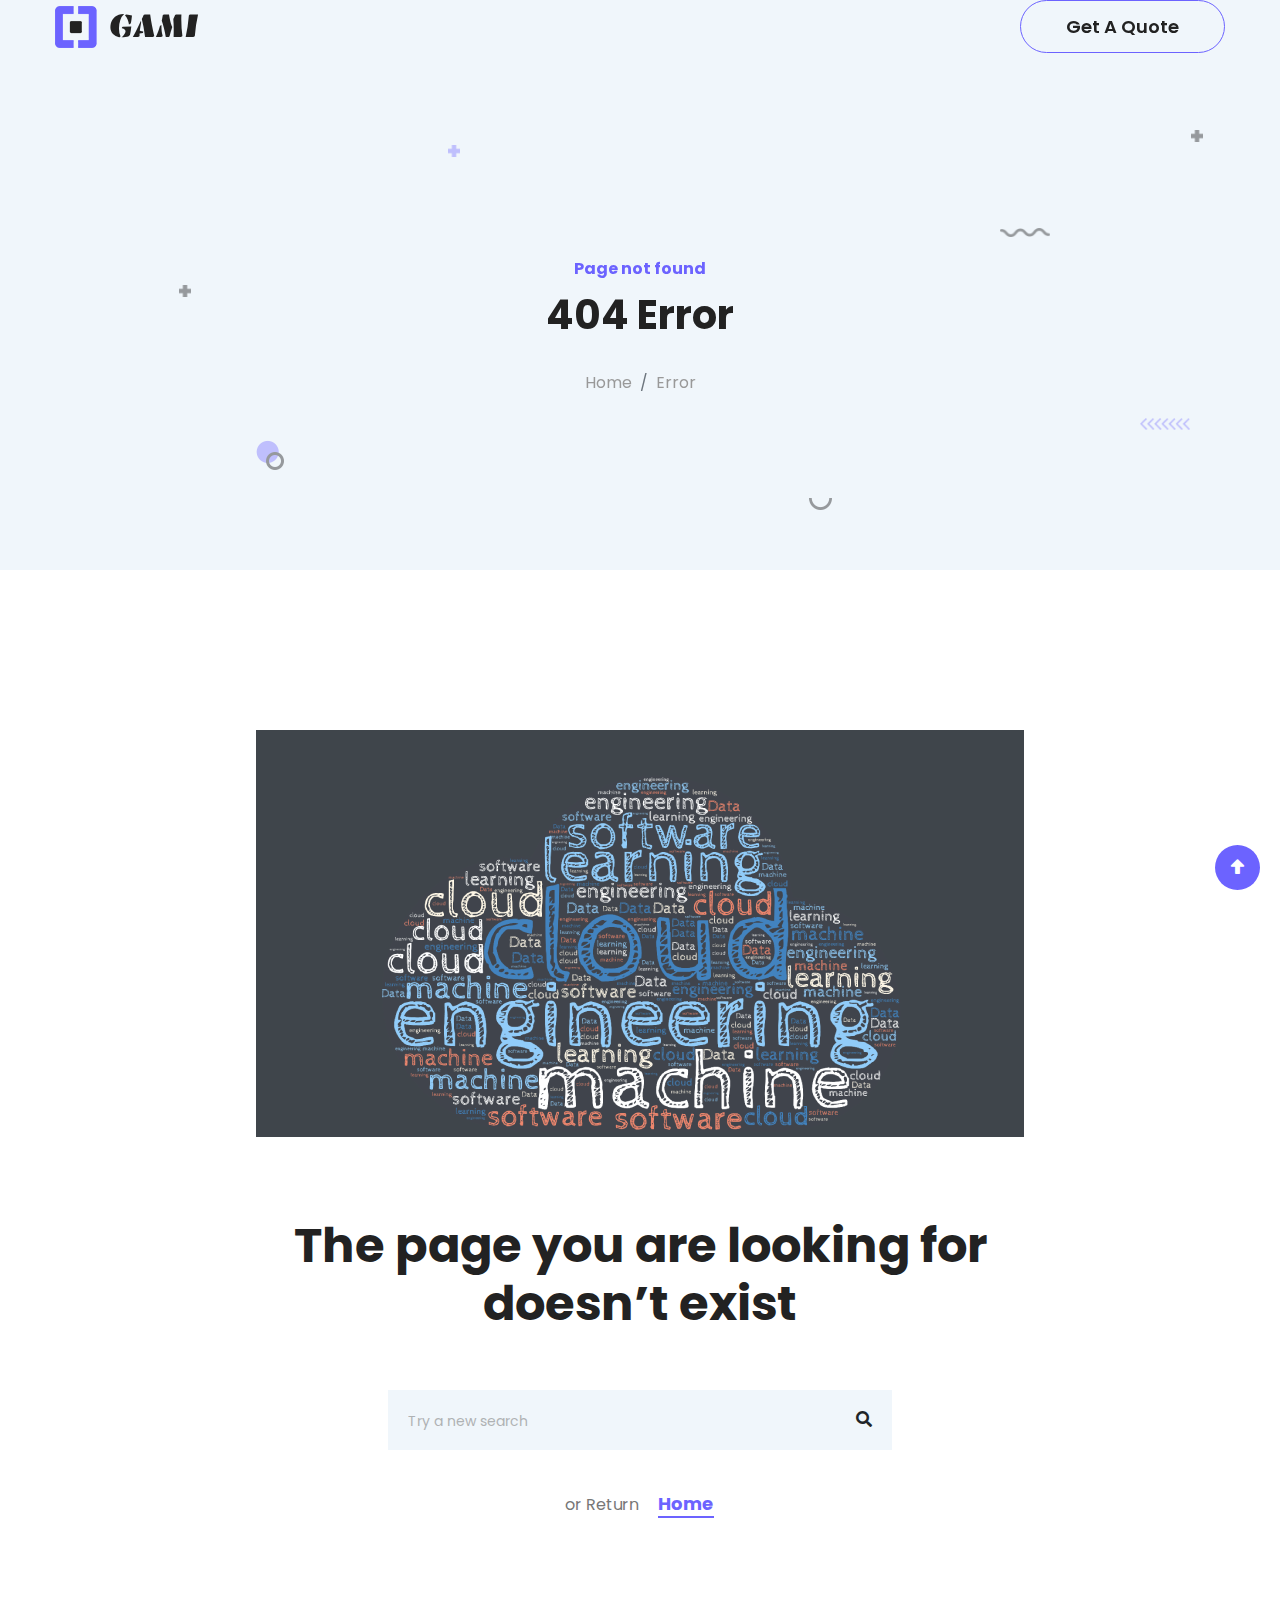
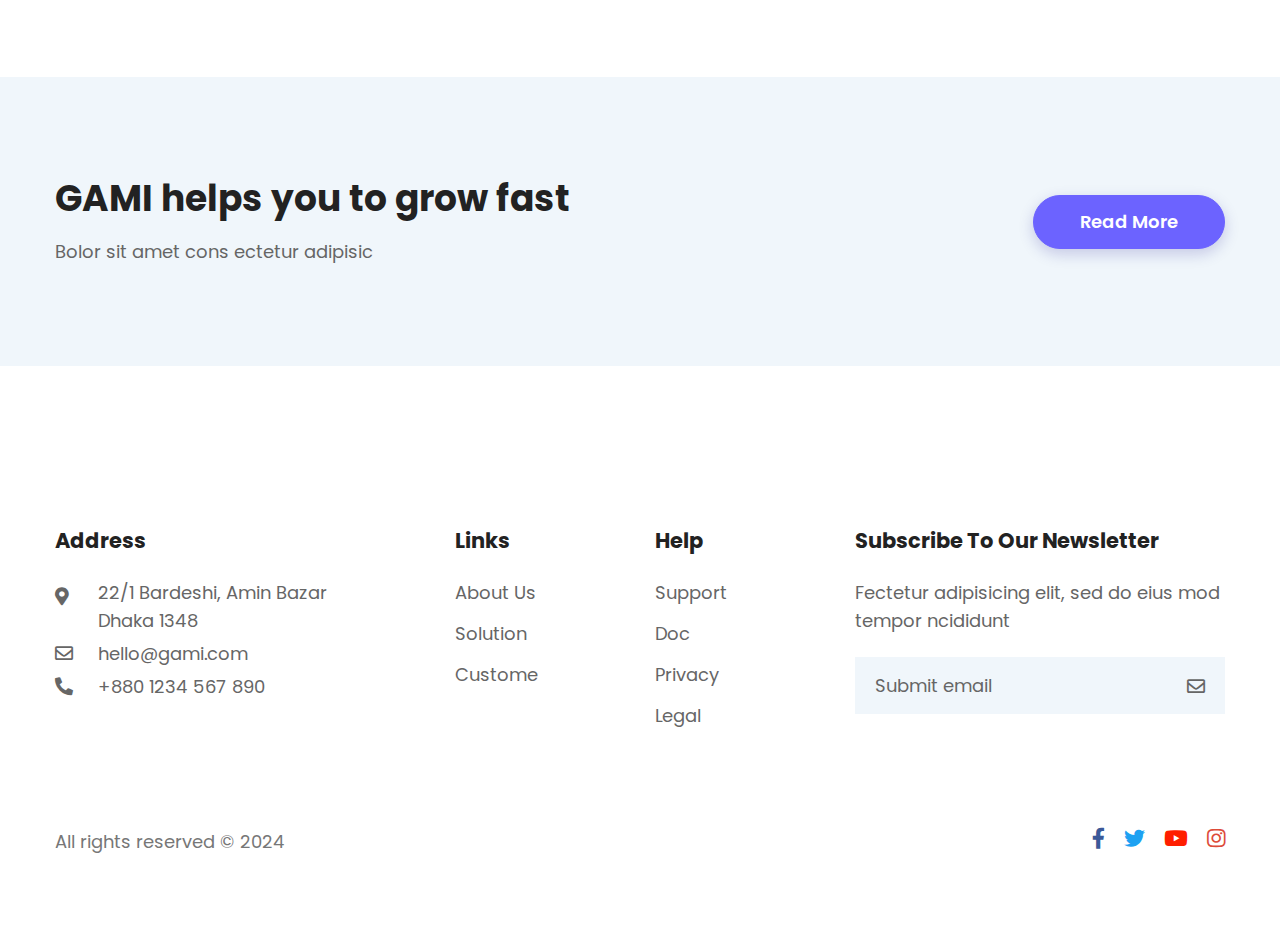
<file: 404-error.html>
<!doctype html>
<html class="no-js" lang="zxx">
    <head>
        <meta charset="utf-8">
        <meta http-equiv="x-ua-compatible" content="ie=edge">
        <title>GAMI | Technology Services</title>
        <meta name="description" content="">
        <meta name="viewport" content="width=device-width, initial-scale=1">
        <!-- Place favicon.ico in the root directory -->
        <link rel="shortcut icon" href="images/logo/favicon.png" type="image/x-icon">

        <!-- All css here -->
        <link rel="stylesheet" href="css/bootstrap.min.css">
        <link rel="stylesheet" href="css/fontawesome-all.min.css">
        <link rel="stylesheet" href="css/flaticon.css">
        <link rel="stylesheet" href="css/animate.css">
        <link rel="stylesheet" href="css/aos.css">
        <link rel="stylesheet" href="css/slick.css">
        <link rel="stylesheet" href="css/jquery.fancybox.min.css">
        <link rel="stylesheet" href="css/meanmenu.css">
        <link rel="stylesheet" href="css/all-animations.css">
        <link rel="stylesheet" href="css/default.css">
        <link rel="stylesheet" href="css/style.css">
        <link rel="stylesheet" href="css/responsive.css">
    </head>
    <body>
        <!--[if lte IE 9]>
            <p class="browserupgrade">You are using an <strong>outdated</strong> browser. Please <a href="https://browsehappy.com/">upgrade your browser</a> to improve your experience and security.</p>
        <![endif]-->
        
        <!--  ====== preloader=============================================  -->
        <div id="preloader">
            <div id="loading">
                <div id="loading-center">
                    <div id="loading-center-absolute">
                        <div class="object" id="object_one"></div>
                        <div class="object" id="object_two"></div>
                        <div class="object" id="object_three"></div>
                    </div>
                </div>
            </div>
        </div><!-- /preloader -->
     
        <!--  ====== header-area-start=======================================  -->
        <header>
            <div id="header-sticky" class="transparent-header home6 header-area">
                <div class="header">
                    <div class="container">
                        <div class="row align-items-center justify-content-between position-relative">
                            <div class="col-xl-2 col-lg-2 col-md-3 col-sm-5 col-6">
                                <div class="logo">
                                    <a href="index.html" class="d-inline-block"><img src="images/logo/logo.png" alt="GAMI"></a>
                                </div>
                            </div><!-- /col -->
                            <div class="col-xl-7 col-lg-7 col-md-1 col-sm-1 col-1 d-none d-lg-flex justify-content-end position-static pr-0">
                                
                            </div><!-- /col -->
                            <div class="col-xl-3  col-lg-3 col-md-6 col-sm-6 col-4">
                                <div class="header-right d-flex align-items-center justify-content-end">
                                    <div class="my-btn d-none d-md-block d-none">
                                        <a href="contact-us.html" class="btn transparent-bg text-capitalize">Get A Quote</a>
                                    </div><!-- /my-btn -->
                                    <div class="d-block d-lg-none pl-20">
                                        <a class="mobile-menubar theme-color" href="javascript:void(0);"><i class="far fa-bars"></i></a>
                                    </div>
                                </div><!-- /header-right -->
                            </div><!-- /col -->
                        </div><!-- /row -->
                    </div><!-- /container -->
                </div>
            </div><!-- /header-bottom -->
        </header>
        <!--  header-area-end  -->


        <!--  ====== header extra info start================================== -->
        <!-- side-mobile-menu start -->

        <div class="side-mobile-menu white-bg pt-10 pb-30 pl-35 pr-30 pb-100">
            <div class="w-100">
                <div class="close-icon d-inline-block float-right clear-both mt-15 mb-10">
                    <a href="javascript:void(0);"><span class="icon-clear theme-color"><i class="fa fa-times"></i></span></a>
                </div>
            </div>

            <div class="side-menu-search header-search-content mt-100 pr-15">
                <form action="#" class="position-relative">
                    <input class="w-100 rounded-0 pb-2" type="text" placeholder="Type Keyword...">
                    <a class="position-absolute right-0 top-0 dark-black-color d-block" href="#"><i class="fas fa-search"></i></a>
                </form>
            </div>

            <div class="mobile-menu mt-10 w-100"></div>

            
            <ul class="social-link pt-50 clear-both">
                <li class="d-inline-block">
                    <a class="facebook-color text-center pr-15 d-inline-block transition-3" href="#"><i class="fab fa-facebook-f"></i></a>
                </li>
                <li class="d-inline-block">
                    <a class="twitter-color text-center pr-15 d-inline-block transition-3" href="#"><i class="fab fa-twitter"></i></a>
                </li>
                <li class="d-inline-block">
                    <a class="google-plus-color text-center pr-15 d-inline-block transition-3" href="#"><i class="fab fa-google-plus-g"></i></a>
                </li>
                <li class="d-inline-block">
                    <a class="linked-in-color text-center d-inline-block transition-3" href="#"><i class="fab fa-linkedin-in"></i></a>
                </li>
            </ul><!-- social-link -->

            <!-- mobile phone area -->
            <div class="mobile-phone-contact phone-contact mt-150 mb-25">
                <h6 class="f-700 mb-0">Call Us</h6>
                <a class="theme-color f-700" href="tell:+8801234567890">+8801234567890</a>
            </div><!-- /mobile phone area -->
            
            <!-- mobile subscribe area -->
            <div class="mobile-subscribe pb-125">
                <h6 class="f-700 mb-1">Subscribe to Our Newsletter</h6>
                <form action="#">
                    <div class="subscribe-info mt-10 position-relative">
                        <input class="sub-name form-control border-0 pl-20 pt-15 pb-15 pr-10 primary-bg secondary-color rounded-0" type="email" name="email" id="m-email" placeholder="Submit email">
                        <span class="secondary-color d-inline-block position-absolute pointer"><i class="far fa-envelope"></i></span>
                    </div>
                </form>
            </div><!-- /mobile subscribe area -->

        </div><!-- /side-mobile-menu -->
        <div class="body-overlay"></div>

        <!-- header-search-details start -->
        <div class="header-search-details text-center white-bg pt-55 pl-60 pr-60">
            <div class="close-icon float-right">
                <a href="javascript:void(0);" class="dark-black-color"><i class="fa fa-times"></i></a>
            </div>
            <div class="header-search-content container mt-100">
                <h3 class="f-700 pb-50">Search</h3>
                <form action="#" class="position-relative mt-200">
                    <input class="w-100 rounded-0 pb-20" type="text" placeholder="Type Keyword...">
                    <a class="position-absolute right-0 top-0 dark-black-color d-block" href="#"><i class="fas fa-search"></i></a>
                </form>
            </div>
        </div>
        <!-- header-search-details end -->
        <!-- header extra info end  -->
   

        <main>
            <!-- ======slider-area-start=========================================== -->
            <div class="slider-area position-relative primary-bg">
                <div id="scene" class="position-absolute w-100 h-100">
                    <img data-depth="0.20" class="shape page-shape-1 d-none d-lg-inline-block s-shape" src="images/slider/page-shape/page-shape1.png" alt="#">
                    <img data-depth="0.20" class="shape page-shape-2 d-none d-lg-inline-block s-shape" src="images/slider/page-shape/page-shape2.png" alt="#">
                    <img data-depth="0.20" class="shape page-shape-3 d-none d-lg-inline-block" src="images/slider/page-shape/page-shape3.png" alt="#">
                    <img data-depth="0.20" class="shape page-shape-4 d-none d-lg-inline-block" src="images/slider/page-shape/page-shape4.png" alt="#">
                    <img data-depth="0.20" class="shape page-shape-5 d-none d-lg-inline-block bounce-animate2" src="images/slider/page-shape/page-shape5.png" alt="#">
                    <img data-depth="0.20" class="shape page-shape-6 d-none d-lg-inline-block bounce-animate" src="images/slider/page-shape/page-shape6.png" alt="#">
                    <img data-depth="0.20" class="shape page-shape-7 d-none d-lg-inline-block s-shape" src="images/slider/page-shape/page-shape1.png" alt="#">
                </div>
                <!-- /shape-slider -->

                <div class="details-page page-height d-flex align-items-center">
                    <div class="container">
                        <div class="row">
                            <div class="col-xl-12  col-lg-12  col-md-12  col-sm-12 col-12  d-flex align-items-center justify-content-center">
                                <div class="page-title mt-110 text-center">
                                    <span class="theme-color f-700">Page not found</span>
                                    <h1 class="text-capitalize f-700 mt-10 mb-20">404 Error</h1>
                                    <nav aria-label="breadcrumb">
                                        <ol class="breadcrumb justify-content-center bg-transparent">
                                        <li class="breadcrumb-item"><a class="secondary-color3" href="index.html">Home</a></li>
                                        <li class="breadcrumb-item active text-capitalize secondary-color3" aria-current="page">Error</li>
                                        </ol>
                                    </nav>
                                </div><!-- /page title -->
                            </div><!-- /col -->
                        </div><!-- /row -->
                    </div><!-- /container -->
                <!-- </div> -->
                </div>
            </div>
            <!-- slider-area-end  -->


            <!-- ====== error-area-start=========================================== -->
            <div class="error-area mt-160 mb-160">
                <div class="container">
                    <div class="row justify-content-center">
                        <div class="col-xl-8  col-lg-9  col-md-10  col-sm- col- text-center">
                            <img class="mb-80" src="images/bg/404-img.png" alt="image">
                            <h3 class="f-700">The page you are looking for doesn’t exist</h3>
                            <div class="row justify-content-center">
                                <div class="col-xl-8  col-lg-9  col-md-10  col-sm- col-">
                                    <form action="#" class="error-search position-relative mt-50">
                                        <input type="text" name="error-search" class="w-100 pl-20 border-0 primary-bg" placeholder="Try a new search">
                                        <span class="position-absolute d-inline-block pt-18 pb-15 right-0 pr-20 h-100"><i class="fas fa-search"></i></span>
                                    </form>
                                    <ul class="error-back mt-40">
                                        <li class="d-inline-block secondary-color2">or  Return </li>
                                        <li class="d-inline-block btn-2 ml-15">
                                            <a class="theme-color position-relative f-700" href="index.html">Home</a>
                                        </li>
                                    </ul>
                                </div><!-- /col -->
                            </div><!-- /row -->
                        </div><!-- /col -->
                    </div><!-- /row -->
                </div><!-- /container -->
            </div><!-- /error-area -->
            <!-- error-area-end -->


            <!-- ====== banner-area-start ========================================= -->
            <div class="banner-area service-page primary-bg">
                <div class="container">
                    <div class="banner-wrapper pt-100 pb-100 transition3">
                        <div class="row align-items-center justify-content-between">
                            <div class="col-xl-9 col-lg-9  col-md-12 col-sm-12 col-12">
                                <div class="banner-content">
                                    <h4 class="f-700 mb-18">GAMI helps you to grow fast</h4>
                                    <p class="mb-0">Bolor sit amet cons ectetur adipisic</p>
                                </div><!-- /work-banner-content -->
                            </div><!-- /col -->
                            <div class="col-xl-3 col-lg-3  col-md-12 col-sm-12 col-12">
                                <div class="banner-btn float-left float-lg-right">
                                    <div class="my-btn">
                                        <a href="Solution.html" class="btn theme-bg text-capitalize f-18 f-700">read more</a>
                                    </div><!-- /my-btn -->
                                </div><!-- /work-banner-content -->
                            </div><!-- /col -->
                        </div><!-- /row -->
                    </div><!-- /banner-wrapper -->
                </div><!-- /container -->
            </div>
            <!-- banner-area-end  -->


        </main>
          
        <!-- ====== footer-area-start ============================================ -->
        <footer> 
            <div class="footer-area home5 home7 service-page pt-135">
                <div class="footer-top pb-30">
                    <div class="container">
                        <div class="row">
                            <div class="col-xl-4  col-lg-4  col-md-6  col-sm-12 col-12 pr-xl-0">
                                <div class="footer-widget f-adress pb-40 mt-25">
                                    <h6 class="text-capitalize f-700 mb-22">Address</h6>
                                    <ul class="footer-address">
                                        <li class="d-flex align-items-start">
                                            <span class="f-icon mr-25 mt-1"><i class="fas fa-map-marker-alt"></i></span> 
                                            <div class="">
                                                22/1 Bardeshi, Amin Bazar <br>Dhaka 1348 <br>
                                            </div>  
                                        </li>
                                        <li>
                                            <span class="f-icon mr-20 mt-1"><i class="far fa-envelope"></i></span>
                                            hello@gami.com
                                        </li>
                                        <li>
                                            <span class="f-icon mr-20 mt-2"><i class="fas fa-phone-alt"></i></span>
                                            +880 1234 567 890
                                            
                                        </li>
                                    </ul>
                                </div>
                            </div><!-- /col -->
                            <div class="col-xl-2  col-lg-2  col-md-3  col-sm-6 col-12">
                                <div class="footer-widget f-info pb-30 ml-40 pr-20 mt-25">
                                    <h6 class="text-capitalize f-700 mb-22">Links</h6>
                                    <ul class="footer-info">
                                        <li>
                                            <a href="about-us.html" class="position-relative d-inline-block mb-2">About Us</a>
                                        </li>
                                        <li>
                                            <a href="about-us.html" class="position-relative d-inline-block mb-2">Solution</a>
                                        </li>
                                        <li>
                                            <a href="about-us.html" class="position-relative d-inline-block mb-2">Custome</a>
                                        </li>
                                    </ul>
                                </div>
                            </div><!-- /col -->
                            <div class="col-xl-2  col-lg-2  col-md-3  col-sm-6 col-12">
                                <div class="footer-widget f-info pb-30 ml-40 pr-20 mt-25">
                                    <h6 class="text-capitalize f-700 mb-22">Help</h6>
                                    <ul class="footer-info">
                                        <li>
                                            <a href="about-us.html" class="position-relative d-inline-block mb-2">Support</a>
                                        </li>
                                        <li>
                                            <a href="about-us.html" class="position-relative d-inline-block mb-2">Doc</a>
                                        </li>
                                        <li>
                                            <a href="about-us.html" class="position-relative d-inline-block mb-2">Privacy</a>
                                        </li>
                                        <li>
                                            <a href="about-us.html" class="position-relative d-inline-block mb-2">Legal</a>
                                        </li>
                                    </ul>
                                </div>
                            </div><!-- /col -->
                            <div class="col-xl-4  col-lg-4  col-md-12  col-sm-12 col-12">
                                <div class="footer-widget f-subscriber-area pb-30 mt-25">
                                    <h6 class="text-capitalize f-700 mb-22">Subscribe to our Newsletter</h6>
                                    <div class="footer-subscribe">
                                        <p>Fectetur adipisicing elit, sed do eius mod tempor ncididunt</p>
                                        <form action="#">
                                            <div class="subscribe-info mt-22 position-relative">
                                                <input class="sub-name form-control border-0 pl-20 pt-15 pb-15 pr-10 primary-bg secondary-color rounded-0" type="email" name="email" id="email" placeholder="Submit email">
                                                <span class="secondary-color d-inline-block position-absolute pointer"><i class="far fa-envelope"></i></span>
                                            </div>
                                        </form>
                                    </div>
                                </div>
                            </div><!-- /col -->
                        </div><!-- /row -->
                    </div><!-- /container -->
                </div>
                <div class="footer-bottom">
                    <div class="container">
                        <div class="copyright-area pb-50">
                            <div class="row align-items-center justify-content-between">
                                <div class="col-xl-6  col-lg-6  col-md-6  col-sm-12 col-12">
                                    <div class="copyright-text text-center text-md-left mt-20 mb-20">
                                        <p class="mb-0 secondary-color2">All rights reserved 
                                              ©  2024
                                        </p>
                                    </div>
                                </div><!-- /col -->
                                <div class="col-xl-6  col-lg-6  col-md-6  col-sm-12 col-12 ">
                                    <ul class="social-link text-center text-md-right mt-20 mb-20">
                                        <li class="d-inline-block">
                                            <a class="facebook-color text-center pr-15 d-inline-block transition-3" href="#"><i class="fab fa-facebook-f"></i></a>
                                        </li>
                                        <li class="d-inline-block">
                                            <a class="twitter-color text-center pr-15 d-inline-block transition-3" href="#"><i class="fab fa-twitter"></i></a>
                                        </li>
                                        <li class="d-inline-block">
                                            <a class="youtube-color text-center pr-15 d-inline-block transition-3" href="#"><i class="fab fa-youtube"></i></a>
                                        </li>
                                        <li class="d-inline-block">
                                            <a class="instagram-color text-center d-inline-block transition-3" href="#"><i class="fab fa-instagram"></i></a>
                                        </li>
                                    </ul><!-- social-link -->
                                </div><!-- /col -->
                            </div>
                        </div><!-- /copyright-area -->
                    </div><!-- /container -->
                </div>
            </div>
        </footer>

        <!-- back top -->
        <div id="scroll" class="scroll-up position-relative z-index11">
            <div class="top text-center"><span class="white-color theme-bg"><i class="fa fa-arrow-alt-up"></i></span></div>
        </div>

        <!-- All js here -->
        <script src="js/vendor/modernizr-3.5.0.min.js"></script>
        <script src="js/vendor/jquery-1.12.4.min.js"></script>
        <script src="js/popper.min.js"></script>
        <script src="js/bootstrap.min.js"></script>
        <script src="js/parallax.js"></script>
        <script src="js/isotope.pkgd.min.js"></script>
        <script src="js/image-loaded.min.js"></script>
        <script src="js/jquery.fancybox.min.js"></script>
        <script src="js/waypoint.js"></script>
        <script src="js/counterup-min.js"></script>
        <script src="js/aos.js"></script>
        <script src="js/tilt.jquery.min.js"></script>
        <script src="js/slick.min.js"></script>
        <script src="js/plugins.js"></script>
        <script src="js/jquery.meanmenu.min.js"></script>
        <script src="js/main.js"></script>
    </body>
</html>
</file>
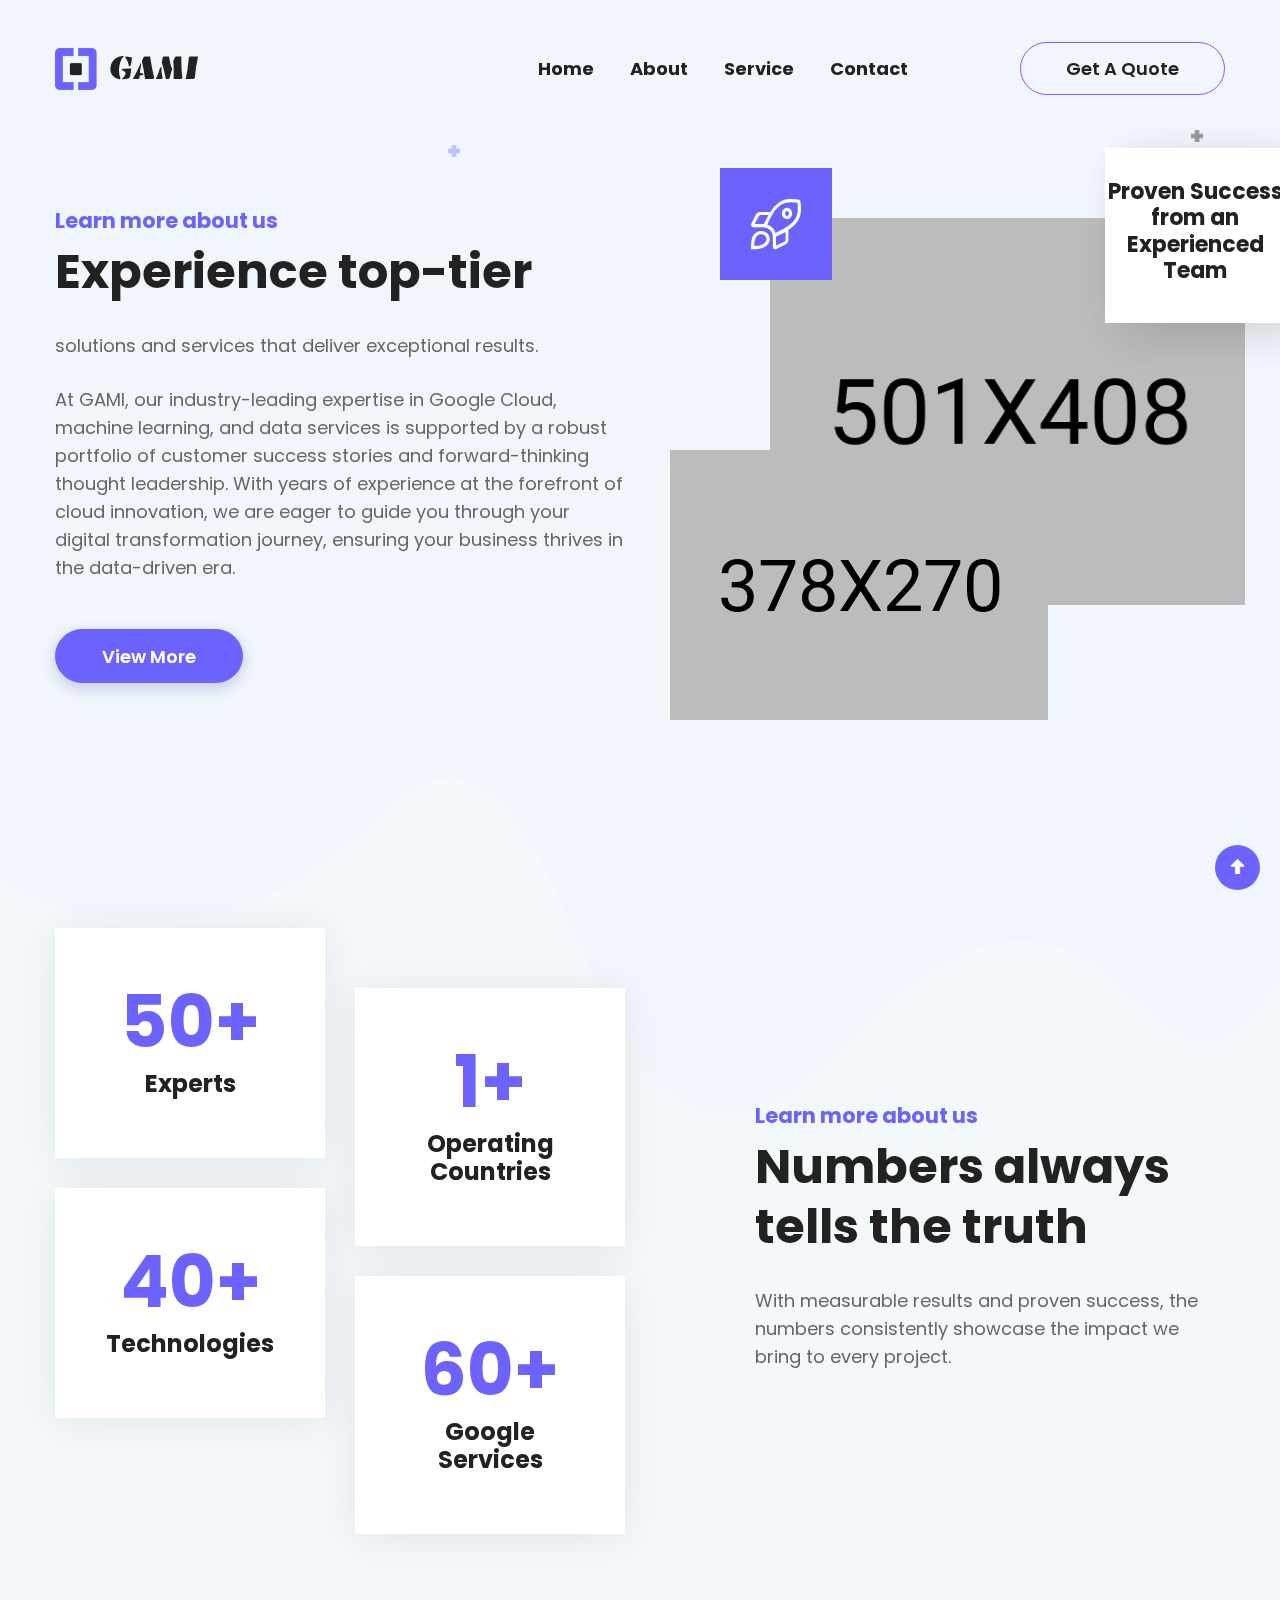
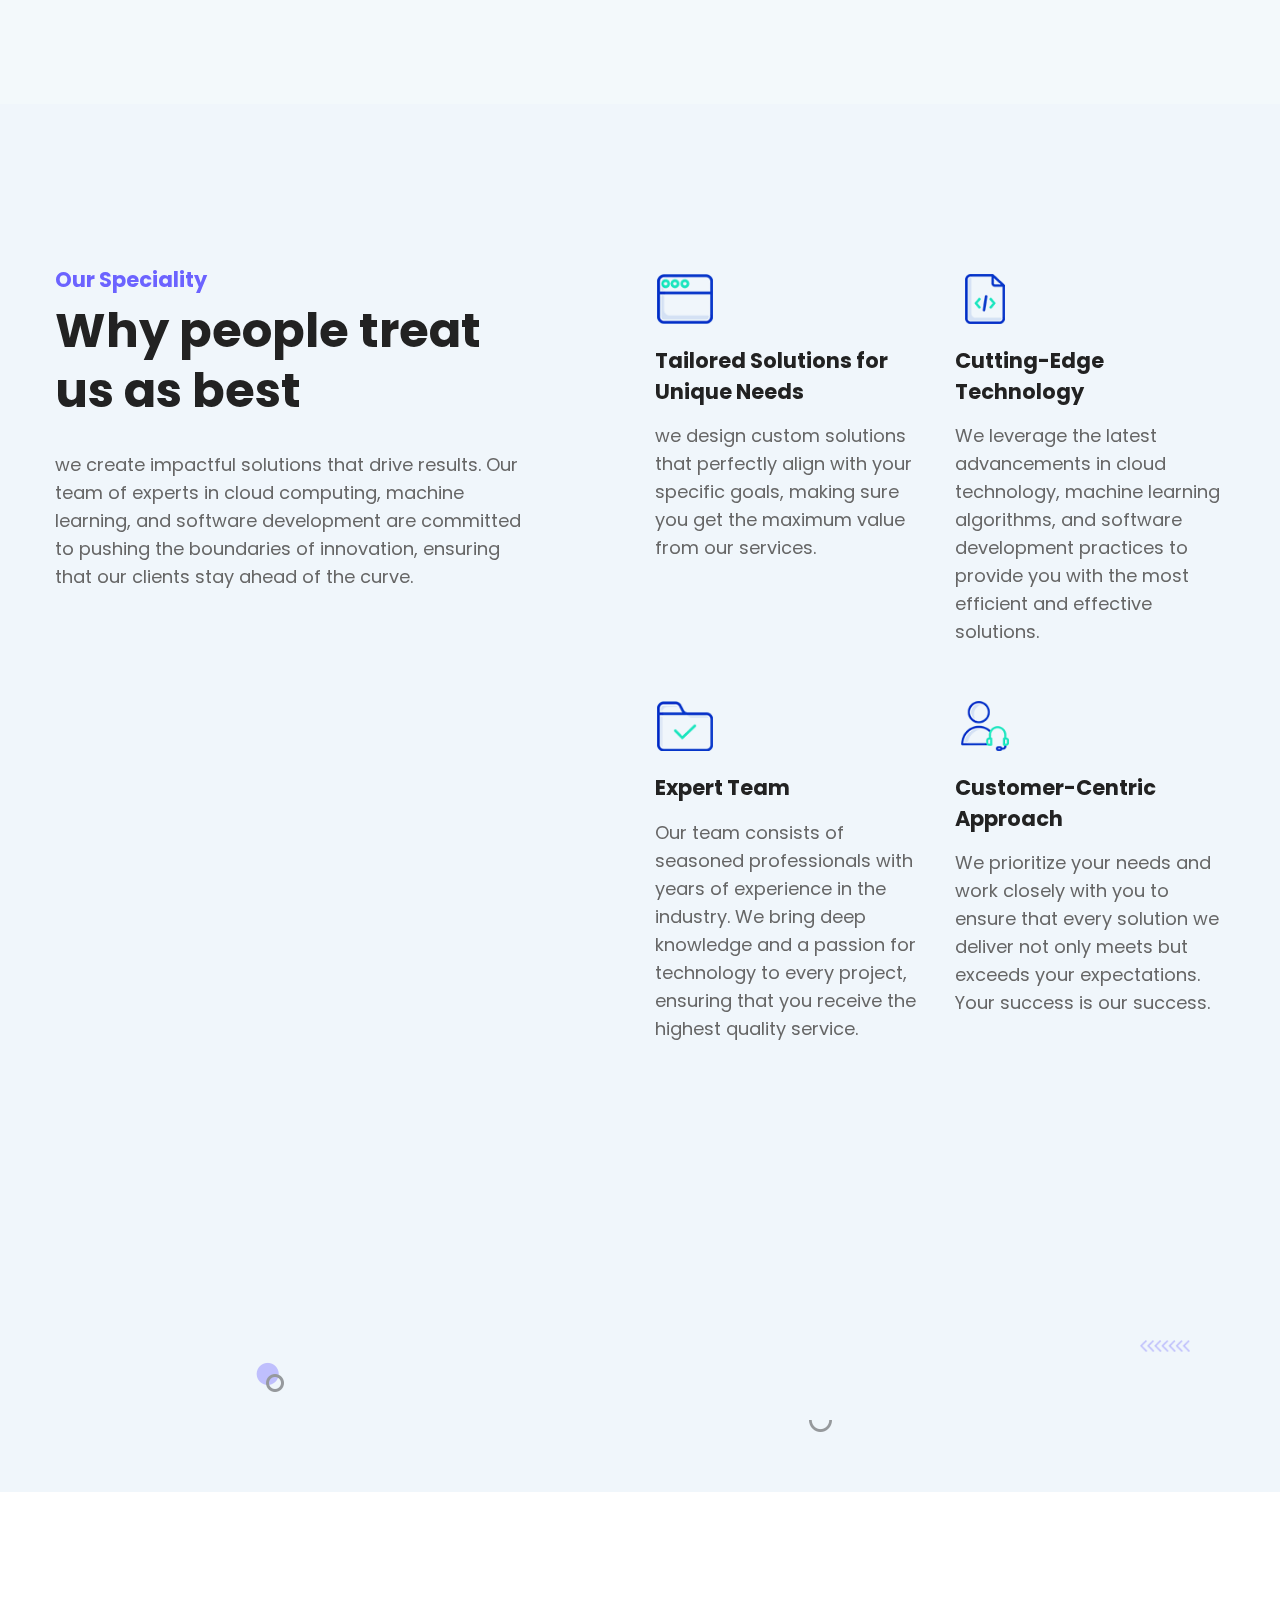
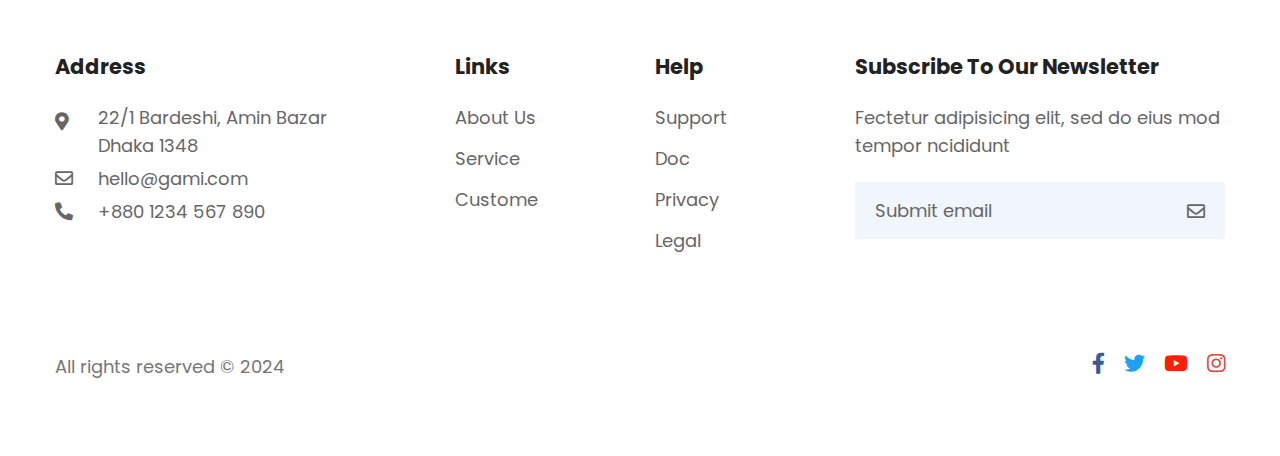
<file: about-us.html>
<!doctype html>
<html class="no-js" lang="zxx">
    <head>
        <meta charset="utf-8">
        <meta http-equiv="x-ua-compatible" content="ie=edge">
        <title>GAMI | Technology Services</title>
        <meta name="description" content="">
        <meta name="viewport" content="width=device-width, initial-scale=1">
        <!-- Place favicon.ico in the root directory -->
        <link rel="shortcut icon" href="images/logo/favicon.png" type="image/x-icon">

        <!-- All css here -->
        <link rel="stylesheet" href="css/bootstrap.min.css">
        <link rel="stylesheet" href="css/fontawesome-all.min.css">
        <link rel="stylesheet" href="css/flaticon.css">
        <link rel="stylesheet" href="css/aos.css">
        <link rel="stylesheet" href="css/animate.css">
        <link rel="stylesheet" href="css/slick.css">
        <link rel="stylesheet" href="css/jquery.fancybox.min.css">
        <link rel="stylesheet" href="css/meanmenu.css">
        <link rel="stylesheet" href="css/all-animations.css">
        <link rel="stylesheet" href="css/default.css">
        <link rel="stylesheet" href="css/style.css">
        <link rel="stylesheet" href="css/responsive.css">
    </head>
    <body>
        <!--[if lte IE 9]>
            <p class="browserupgrade">You are using an <strong>outdated</strong> browser. Please <a href="https://browsehappy.com/">upgrade your browser</a> to improve your experience and security.</p>
        <![endif]-->

        <!--  ====== preloader=============================================  -->
        <div id="preloader">
            <div id="loading">
                <div id="loading-center">
                    <div id="loading-center-absolute">
                        <div class="object" id="object_one"></div>
                        <div class="object" id="object_two"></div>
                        <div class="object" id="object_three"></div>
                    </div>
                </div>
            </div>
        </div><!-- /preloader -->
     
        <!--  ====== header-area-start=======================================  -->
        <header>
            <div id="header-sticky" class="transparent-header home6 header-area">
                <div class="header">
                    <div class="container">
                        <div class="row align-items-center justify-content-between position-relative">
                            <div class="col-xl-2 col-lg-2 col-md-3 col-sm-5 col-6">
                                <div class="logo">
                                    <a href="index.html" class="d-inline-block"><img src="images/logo/logo.png" alt="GAMI"></a>
                                </div>
                            </div><!-- /col -->
                            <div class="col-xl-7 col-lg-7 col-md-1 col-sm-1 col-1 d-none d-lg-flex justify-content-end position-static pr-0">
                                <div class="main-menu">
                                    <nav id="mobile-menu">
                                        <ul class="d-block">
                                            <li class="full-mega-menu-position"><a class="active" href="index.html">Home</a>
                                               
                                            </li>
                                            <li><a href="about-us.html">About</a></li>
                                            <li><a href="Solution.html">Service</a>
                                                
                                            </li>
                                       
                                          
                                            <li><a href="contact-us.html">Contact</a>
                                            </li>
                                         </ul>
                                    </nav>
                                </div><!-- /main-menu -->
                            </div><!-- /col -->
                            <div class="col-xl-3  col-lg-3 col-md-6 col-sm-6 col-4">
                                <div class="header-right d-flex align-items-center justify-content-end">
                                    <div class="my-btn d-none d-md-block d-none">
                                        <a href="contact-us.html" class="btn transparent-bg text-capitalize">Get A Quote</a>
                                    </div><!-- /my-btn -->
                                    <div class="d-block d-lg-none pl-20">
                                        <a class="mobile-menubar theme-color" href="javascript:void(0);"><i class="far fa-bars"></i></a>
                                    </div>
                                   <!-- <div class="mobile-menu"></div> -->
                                </div><!-- /header-right -->
                            </div><!-- /col -->
                        </div><!-- /row -->
                    </div><!-- /container -->
                </div>
            </div><!-- /header-bottom -->
        </header>
        <!--  header-area-end  -->


        <!--  ====== header extra info start================================== -->
        <!-- side-mobile-menu start -->

        <div class="side-mobile-menu white-bg pt-10 pb-30 pl-35 pr-30 pb-100">
            <div class="w-100">
                <div class="close-icon d-inline-block float-right clear-both mt-15 mb-10">
                    <a href="javascript:void(0);"><span class="icon-clear theme-color"><i class="fa fa-times"></i></span></a>
                </div>
            </div>

            <div class="side-menu-search header-search-content mt-100 pr-15">
                <form action="#" class="position-relative">
                    <input class="w-100 rounded-0 pb-2" type="text" placeholder="Type Keyword...">
                    <a class="position-absolute right-0 top-0 dark-black-color d-block" href="#"><i class="fas fa-search"></i></a>
                </form>
            </div>

            <div class="mobile-menu mt-10 w-100"></div>

            
            <ul class="social-link pt-50 clear-both">
                <li class="d-inline-block">
                    <a class="facebook-color text-center pr-15 d-inline-block transition-3" href="#"><i class="fab fa-facebook-f"></i></a>
                </li>
                <li class="d-inline-block">
                    <a class="twitter-color text-center pr-15 d-inline-block transition-3" href="#"><i class="fab fa-twitter"></i></a>
                </li>
                <li class="d-inline-block">
                    <a class="google-plus-color text-center pr-15 d-inline-block transition-3" href="#"><i class="fab fa-google-plus-g"></i></a>
                </li>
                <li class="d-inline-block">
                    <a class="linked-in-color text-center d-inline-block transition-3" href="#"><i class="fab fa-linkedin-in"></i></a>
                </li>
            </ul><!-- social-link -->

            <!-- mobile phone area -->
            <div class="mobile-phone-contact phone-contact mt-150 mb-25">
                <h6 class="f-700 mb-0">Call Us</h6>
                <a class="theme-color f-700" href="tell:+8801234567890">+8801234567890</a>
            </div><!-- /mobile phone area -->
            
            <!-- mobile subscribe area -->
            <div class="mobile-subscribe pb-125">
                <h6 class="f-700 mb-1">Subscribe to Our Newsletter</h6>
                <form action="#">
                    <div class="subscribe-info mt-10 position-relative">
                        <input class="sub-name form-control border-0 pl-20 pt-15 pb-15 pr-10 primary-bg secondary-color rounded-0" type="email" name="email" id="m-email" placeholder="Submit email">
                        <span class="secondary-color d-inline-block position-absolute pointer"><i class="far fa-envelope"></i></span>
                    </div>
                </form>
            </div><!-- /mobile subscribe area -->

        </div><!-- /side-mobile-menu -->
        <div class="body-overlay"></div>

        <!-- header-search-details start -->
        <div class="header-search-details text-center white-bg pt-55 pl-60 pr-60">
            <div class="close-icon float-right">
                <a href="javascript:void(0);" class="dark-black-color"><i class="fa fa-times"></i></a>
            </div>
            <div class="header-search-content container mt-100">
                <h3 class="f-700 pb-50">Search</h3>
                <form action="#" class="position-relative mt-200">
                    <input class="w-100 rounded-0 pb-20" type="text" placeholder="Type Keyword...">
                    <a class="position-absolute right-0 top-0 dark-black-color d-block" href="#"><i class="fas fa-search"></i></a>
                </form>
            </div>
        </div>
        <!-- header-search-details end -->
        <!-- header extra info end  -->
   

        <main>
            <!-- ======slider-area-start=========================================== -->
            <div class="slider-area position-relative primary-bg">
                <div id="scene" class="position-absolute w-100 h-100">
                    <img data-depth="0.20" class="shape page-shape-1 d-none d-lg-inline-block s-shape" src="images/slider/page-shape/page-shape1.png" alt="#">
                    <img data-depth="0.20" class="shape page-shape-2 d-none d-lg-inline-block s-shape" src="images/slider/page-shape/page-shape2.png" alt="#">
                    <img data-depth="0.20" class="shape page-shape-3 d-none d-lg-inline-block" src="images/slider/page-shape/page-shape3.png" alt="#">
                    <img data-depth="0.20" class="shape page-shape-4 d-none d-lg-inline-block" src="images/slider/page-shape/page-shape4.png" alt="#">
                    <img data-depth="0.20" class="shape page-shape-5 d-none d-lg-inline-block bounce-animate2" src="images/slider/page-shape/page-shape5.png" alt="#">
                    <img data-depth="0.20" class="shape page-shape-6 d-none d-lg-inline-block bounce-animate" src="images/slider/page-shape/page-shape6.png" alt="#">
                    <img data-depth="0.20" class="shape page-shape-7 d-none d-lg-inline-block s-shape" src="images/slider/page-shape/page-shape1.png" alt="#">
                </div>
           


            <!-- ====== about-area-start=========================================== -->
            <div class="about-us-about-area pt-200 pb-30 over-hidden">
                <div class="container">
                    <div class="row align-items-start justify-content-center">
                        <div class="col-xl-6 col-lg-6 col-md-12 col-sm-12 col-12">
                            <div class="about-us-left-content mb-65">
                                <div class="title">
                                    <span class="theme-color f-700">Learn more about us</span>
                                    <h3 class="f-700 mb-30">Experience top-tier</h3>
                                    <p class="pb-10"> solutions and services that deliver exceptional results. </p>
                                    <p>At GAMI, our industry-leading expertise in Google Cloud, machine learning, and data services is supported by a robust portfolio of customer success stories and forward-thinking thought leadership. With years of experience at the forefront of cloud innovation, we are eager to guide you through your digital transformation journey, ensuring your business thrives in the data-driven era.</p>
                                </div>
                                <div class="my-btn mt-47" data-aos="fade-up" data-aos-duration="2000">
                                    <a href="about-us.html" class="btn theme-bg text-capitalize f-18 f-700">view More</a>
                                </div><!-- /my-btn -->
                            </div><!-- /about-left-content -->
                        </div><!-- /col -->
                        <div class="col-xl-5 offset-lg-1 col-lg-5 col-md-9 col-sm-12 col-12">
                            <div class="about-us-img-wrapper mt-18 mb-100 d-flex justify-content-end ml-100">
                                <div class="home3-about-img bg-transparent position-relative z-index11 tilt"> 
                                    <img class="about-us-img1 d-inline-block z-index-1" src="images/about/about-us-img1.jpg" alt="image">
                                    <img class="about-us-img2 position-absolute d-inline-block z-index1" src="images/about/about-us-img2.jpg" alt="image">
                                    <div class="about-us-marker white-bg text-center position-absolute z-index11">
                                        <div class="about-us-marker-text">
                                            <h3 class="f-700 text-center">
                                                <span class="theme-color d-block"></span>
                                                Proven Success from an Experienced Team
                                            </h3>
                                        </div>
                                    </div><!-- /about-us-marker -->
                                    <div class="about-us-about-icon theme-bg position-absolute z-index11 text-center" data-aos="zoom-in" data-aos-duration="2000">
                                        <span class="white-color d-block pt-20 pb-20"><i class="fal fa-rocket-launch"></i></span>
                                    </div>
                                </div><!-- /about-img -->
                            </div><!-- /home3-about-img-wrapper -->
                        </div><!-- /col -->
                    </div><!-- /row -->
                </div><!-- /container -->
            </div>
            <!-- about-area-end -->


            <!-- ====== facts-area-start=========================================== -->
            <div class="home3-facts-area about-us-fact-area about-us-fact-bg">
                <div class="about-us-fact-bg bg-no-repeat pt-150 pb-140" data-aos="fade-up" data-aos-duration="2000"  data-background="images/bg/about-us-fact-bg.png">
                    <div class="container">
                        <div class="row align-items-center justify-content-center flex-column-reverse flex-lg-row">
                            <div class="col-xl-6  col-lg-7  col-md-9  col-sm-12 col-12">
                                <div class="row home3-facts-wrapper">
                                    <div class="col-xl-6  col-lg-6  col-md-6  col-sm-6 col-12">
                                        <div class="home3-single-facts about-us-fact-wrapper white-bg text-center pt-45 pb-60 pl-40 pr-40 mb-30">
                                            <div class="d-flex align-items-center justify-content-center">
                                                <span class="theme-color f-700 d-inline-block counter">50</span>
                                                <span class="per theme-color d-inline-block f-700">+</span>
                                            </div>
                                            <p class="black-color text-center f-700 mb-0">Experts</p>
                                        </div>  <!-- /home3-single-facts -->
                                        
                                        <div class="home3-single-facts about-us-fact-wrapper white-bg text-center pt-45 pb-60 pl-40 pr-40 mb-30">
                                            <div class="d-flex align-items-center justify-content-center">
                                                <span class="theme-color f-700 d-inline-block counter">40</span>
                                                <span class="theme-color d-inline-block f-700">+</span>
                                            </div>
                                            <p class="black-color text-center f-700 mb-0">Technologies</p>
                                        </div> <!-- /home3-single-facts -->
                                    </div><!-- /col -->
                                    <div class="col-xl-6  col-lg-6  col-md-6  col-sm-6 col-12 ">
                                        <div class="home3-single-facts about-us-fact-wrapper home3-single-facts-margin white-bg text-center pt-45 pb-60 pl-40 pr-40 mb-30 mt-60">
                                            <div class="d-flex align-items-center justify-content-center">
                                                <span class="theme-color f-700 d-inline-block counter">1</span>
                                                <span class="per theme-color d-inline-block f-700">+</span>
                                            </div>
                                            <p class="black-color text-center f-700 mb-0">Operating
                                                Countries</p>
                                        </div>  <!-- /home3-single-facts -->
                                        <div class="home3-single-facts about-us-fact-wrapper white-bg text-center pt-45 pb-60 pl-40 pr-40 mb-30">
                                            <div class="d-flex align-items-center justify-content-center">
                                                <span class="theme-color f-700 d-inline-block counter">60</span>
                                                <span class="per theme-color d-inline-block f-700">+</span>
                                            </div>
                                            <p class="black-color text-center f-700 mb-0">Google Services</p>
                                        </div>  <!-- /home3-single-facts -->
                                    </div><!-- /col -->
                                </div><!-- /row -->
                            </div><!-- /col -->
                            <div class="col-xl-5 offset-xl-1 col-lg-5 col-md-12 col-sm-12 col-12">
                                <div class="title">
                                    <span class="theme-color f-700">Learn more about us</span>
                                    <h3 class="f-700 mb-30">Numbers always tells the truth</h3>
                                    <p class="pb-10">With measurable results and proven success, the numbers consistently showcase the impact we bring to every project.</p>
                                </div>
                            </div><!-- /col -->
                        </div><!-- /row -->
                    </div><!-- /container -->
                </div><!-- /about-us-fact-bg -->
            </div>
            <!-- home3-facts-area about-us-fact-bg -end -->


            <!-- ====== specialty-area-start=========================================== -->
            <div class="speciality-area about-page pt-155 pb-105 over-hidden">
                <div class="container">
                    <div class="row align-items-start">
                        <div class="col-xl-5 col-lg-5 col-md-12 col-sm-12 col-12">
                            <div class="Speciality-left-content mb-20">
                                <div class="title">
                                    <span class="theme-color f-700">Our Speciality</span>
                                    <h3 class="f-700 mb-30">Why people treat us as best</h3>
                                    <p class="pb-10">we create impactful solutions that drive results. Our team of experts in cloud computing, machine learning, and software development are committed to pushing the boundaries of innovation, ensuring that our clients stay ahead of the curve.</p>
                                </div>
                            </div><!-- /Speciality-left-content -->
                        </div><!-- /col -->
                        <div class="col-xl-6 offset-xl-1 col-lg-7 col-md-12 col-sm-12 col-12">
                            <div class="Speciality-right-content mt-15">
                                <div class="row">
                                    <div class="col-xl-6  col-lg-6  col-md-6  col-sm-6 col-12">
                                        <div class="single-service-content transition3 mb-55">
                                            <div class="ser-icon d-inline-block text-center mb-22 transition5">
                                                <img class="h-100" src="images/icon/about-us-web.png" alt="image">
                                            </div><!-- /ser-icon -->
                                            <div class="service-text">
                                                <h6 class="f-700 mb-15">Tailored Solutions for Unique Needs</h6>
                                                <p>we design custom solutions that perfectly align with your specific goals, making sure you get the maximum value from our services.</p>
                                            </div>
                                        </div><!-- /single-service-content -->
                                    </div><!-- /col -->
                                    <div class="col-xl-6  col-lg-6  col-md-6  col-sm-6 col-12">
                                        <div class="single-service-content transition3 mb-55">
                                            <div class="ser-icon d-inline-block text-center mb-22 transition5">
                                                <img class="h-100" src="images/icon/about-us-code.png" alt="image">
                                            </div><!-- /ser-icon -->
                                            <div class="service-text">
                                                <h6 class="f-700 mb-15">Cutting-Edge Technology</h6>
                                                <p>We leverage the latest advancements in cloud technology, machine learning algorithms, and software development practices to provide you with the most efficient and effective solutions.</p>
                                            </div>
                                        </div><!-- /single-service-content -->
                                    </div><!-- /col -->
                                    <div class="col-xl-6  col-lg-6  col-md-6  col-sm-6 col-12">
                                        <div class="single-service-content transition3 mb-55">
                                            <div class="ser-icon d-inline-block text-center mb-22 transition5">
                                                
                                                <img class="h-100" src="images/icon/about-us-folder.png" alt="image">
                                            </div><!-- /ser-icon -->
                                            <div class="service-text">
                                                <h6 class="f-700 mb-15">Expert Team</h6>
                                                <p>Our team consists of seasoned professionals with years of experience in the industry. We bring deep knowledge and a passion for technology to every project, ensuring that you receive the highest quality service.</p>
                                            </div>
                                        </div><!-- /single-service-content -->
                                    </div><!-- /col -->
                                    <div class="col-xl-6  col-lg-6  col-md-6  col-sm-6 col-12">
                                        <div class="single-service-content transition3 mb-55">
                                            <div class="ser-icon d-inline-block text-center mb-22 transition5">
                                                <img class="h-100" src="images/icon/about-us-user.png" alt="image">
                                            </div><!-- /ser-icon -->
                                            <div class="service-text">
                                                <h6 class="f-700 mb-15">Customer-Centric Approach</h6>
                                                <p>We prioritize your needs and work closely with you to ensure that every solution we deliver not only meets but exceeds your expectations. Your success is our success.</p>
                                            </div>
                                        </div><!-- /single-service-content -->
                                    </div><!-- /col -->
                            </div><!-- /row -->
                            </div><!-- /Speciality-right-content -->
                        </div><!-- /col -->
                    </div><!-- /row -->
                </div><!-- /container -->
            </div>
            <!-- Speciality-area-end -->


       

            <!-- ====== banner-area-start ========================================= -->
            <div class="banner-area service-page primary-bg" data-aos="fade-up" data-aos-duration="2000">
                <div class="container">
                    <div class="banner-wrapper pt-100 pb-100 transition3">
                        <div class="row align-items-center justify-content-between">
                            <div class="col-xl-9 col-lg-9  col-md-12 col-sm-12 col-12">
                                <div class="banner-content">
                                    <h4 class="f-700 mb-18">GAMI helps you to grow fast</h4>
                                    <p class="mb-0">TAG Line</p>
                                </div><!-- /work-banner-content -->
                            </div><!-- /col -->
                            <div class="col-xl-3 col-lg-3  col-md-12 col-sm-12 col-12">
                                <div class="banner-btn float-left float-lg-right">
                                    <div class="my-btn">
                                        <a href="Solution.html" class="btn theme-bg text-capitalize f-18 f-700">read more</a>
                                    </div><!-- /my-btn -->
                                </div><!-- /work-banner-content -->
                            </div><!-- /col -->
                        </div><!-- /row -->
                    </div><!-- /banner-wrapper -->
                </div><!-- /container -->
            </div>
            <!-- banner-area-end  -->


        </main>
          
        <!-- ====== footer-area-start ============================================ -->
        <footer> 
            <div class="footer-area home5 home7 service-page pt-135">
                <div class="footer-top pb-30">
                    <div class="container">
                        <div class="row">
                            <div class="col-xl-4  col-lg-4  col-md-6  col-sm-12 col-12 pr-xl-0">
                                <div class="footer-widget f-adress pb-40 mt-25">
                                    <h6 class="text-capitalize f-700 mb-22">Address</h6>
                                    <ul class="footer-address">
                                        <li class="d-flex align-items-start">
                                            <span class="f-icon mr-25 mt-1"><i class="fas fa-map-marker-alt"></i></span> 
                                            <div class="">
                                                22/1 Bardeshi, Amin Bazar <br>Dhaka 1348 <br>
                                            </div>  
                                        </li>
                                        <li>
                                            <span class="f-icon mr-20 mt-1"><i class="far fa-envelope"></i></span>
                                            hello@gami.com
                                        </li>
                                        <li>
                                            <span class="f-icon mr-20 mt-2"><i class="fas fa-phone-alt"></i></span>
                                            +880 1234 567 890
                                            
                                        </li>
                                    </ul>
                                </div>
                            </div><!-- /col -->
                            <div class="col-xl-2  col-lg-2  col-md-3  col-sm-6 col-12">
                                <div class="footer-widget f-info pb-30 ml-40 pr-20 mt-25">
                                    <h6 class="text-capitalize f-700 mb-22">Links</h6>
                                    <ul class="footer-info">
                                        <li>
                                            <a href="about-us.html" class="position-relative d-inline-block mb-2">About Us</a>
                                        </li>
                                        <li>
                                            <a href="about-us.html" class="position-relative d-inline-block mb-2">Service</a>
                                        </li>
                                        <li>
                                            <a href="about-us.html" class="position-relative d-inline-block mb-2">Custome</a>
                                        </li>
                                    </ul>
                                </div>
                            </div><!-- /col -->
                            <div class="col-xl-2  col-lg-2  col-md-3  col-sm-6 col-12">
                                <div class="footer-widget f-info pb-30 ml-40 pr-20 mt-25">
                                    <h6 class="text-capitalize f-700 mb-22">Help</h6>
                                    <ul class="footer-info">
                                        <li>
                                            <a href="about-us.html" class="position-relative d-inline-block mb-2">Support</a>
                                        </li>
                                        <li>
                                            <a href="about-us.html" class="position-relative d-inline-block mb-2">Doc</a>
                                        </li>
                                        <li>
                                            <a href="about-us.html" class="position-relative d-inline-block mb-2">Privacy</a>
                                        </li>
                                        <li>
                                            <a href="about-us.html" class="position-relative d-inline-block mb-2">Legal</a>
                                        </li>
                                    </ul>
                                </div>
                            </div><!-- /col -->
                            <div class="col-xl-4  col-lg-4  col-md-12  col-sm-12 col-12">
                                <div class="footer-widget f-subscriber-area pb-30 mt-25">
                                    <h6 class="text-capitalize f-700 mb-22">Subscribe to our Newsletter</h6>
                                    <div class="footer-subscribe">
                                        <p>Fectetur adipisicing elit, sed do eius mod tempor ncididunt</p>
                                        <form action="#">
                                            <div class="subscribe-info mt-22 position-relative">
                                                <input class="sub-name form-control border-0 pl-20 pt-15 pb-15 pr-10 primary-bg secondary-color rounded-0" type="email" name="email" id="email" placeholder="Submit email">
                                                <span class="secondary-color d-inline-block position-absolute pointer"><i class="far fa-envelope"></i></span>
                                            </div>
                                        </form>
                                    </div>
                                </div>
                            </div><!-- /col -->
                        </div><!-- /row -->
                    </div><!-- /container -->
                </div>
                <div class="footer-bottom">
                    <div class="container">
                        <div class="copyright-area pb-50">
                            <div class="row align-items-center justify-content-between">
                                <div class="col-xl-6  col-lg-6  col-md-6  col-sm-12 col-12">
                                    <div class="copyright-text text-center text-md-left mt-20 mb-20">
                                        <p class="mb-0 secondary-color2">All rights reserved 
                                              ©  2024
                                        </p>
                                    </div>
                                </div><!-- /col -->
                                <div class="col-xl-6  col-lg-6  col-md-6  col-sm-12 col-12 ">
                                    <ul class="social-link text-center text-md-right mt-20 mb-20">
                                        <li class="d-inline-block">
                                            <a class="facebook-color text-center pr-15 d-inline-block transition-3" href="#"><i class="fab fa-facebook-f"></i></a>
                                        </li>
                                        <li class="d-inline-block">
                                            <a class="twitter-color text-center pr-15 d-inline-block transition-3" href="#"><i class="fab fa-twitter"></i></a>
                                        </li>
                                        <li class="d-inline-block">
                                            <a class="youtube-color text-center pr-15 d-inline-block transition-3" href="#"><i class="fab fa-youtube"></i></a>
                                        </li>
                                        <li class="d-inline-block">
                                            <a class="instagram-color text-center d-inline-block transition-3" href="#"><i class="fab fa-instagram"></i></a>
                                        </li>
                                    </ul><!-- social-link -->
                                </div><!-- /col -->
                            </div>
                        </div><!-- /copyright-area -->
                    </div><!-- /container -->
                </div>
            </div>
        </footer>

        <!-- back top -->
        <div id="scroll" class="scroll-up position-relative z-index11">
            <div class="top text-center"><span class="white-color theme-bg"><i class="fa fa-arrow-alt-up"></i></span></div>
        </div>
        <!-- back to top end -->


        <!-- All js here -->
        <script src="js/vendor/modernizr-3.5.0.min.js"></script>
        <script src="js/vendor/jquery-1.12.4.min.js"></script>
        <script src="js/popper.min.js"></script>
        <script src="js/bootstrap.min.js"></script>
        <script src="js/isotope.pkgd.min.js"></script>
        <script src="js/parallax.js"></script>
        <script src="js/image-loaded.min.js"></script>
        <script src="js/jquery.fancybox.min.js"></script>
        <script src="js/waypoint.js"></script>
        <script src="js/counterup-min.js"></script>
        <script src="js/slick.min.js"></script>
        <script src="js/tilt.jquery.min.js"></script>
        <script src="js/aos.js"></script>
        <script src="js/plugins.js"></script>
        <script src="js/jquery.meanmenu.min.js"></script>
        <script src="js/main.js"></script>
    </body>
</html>
</file>
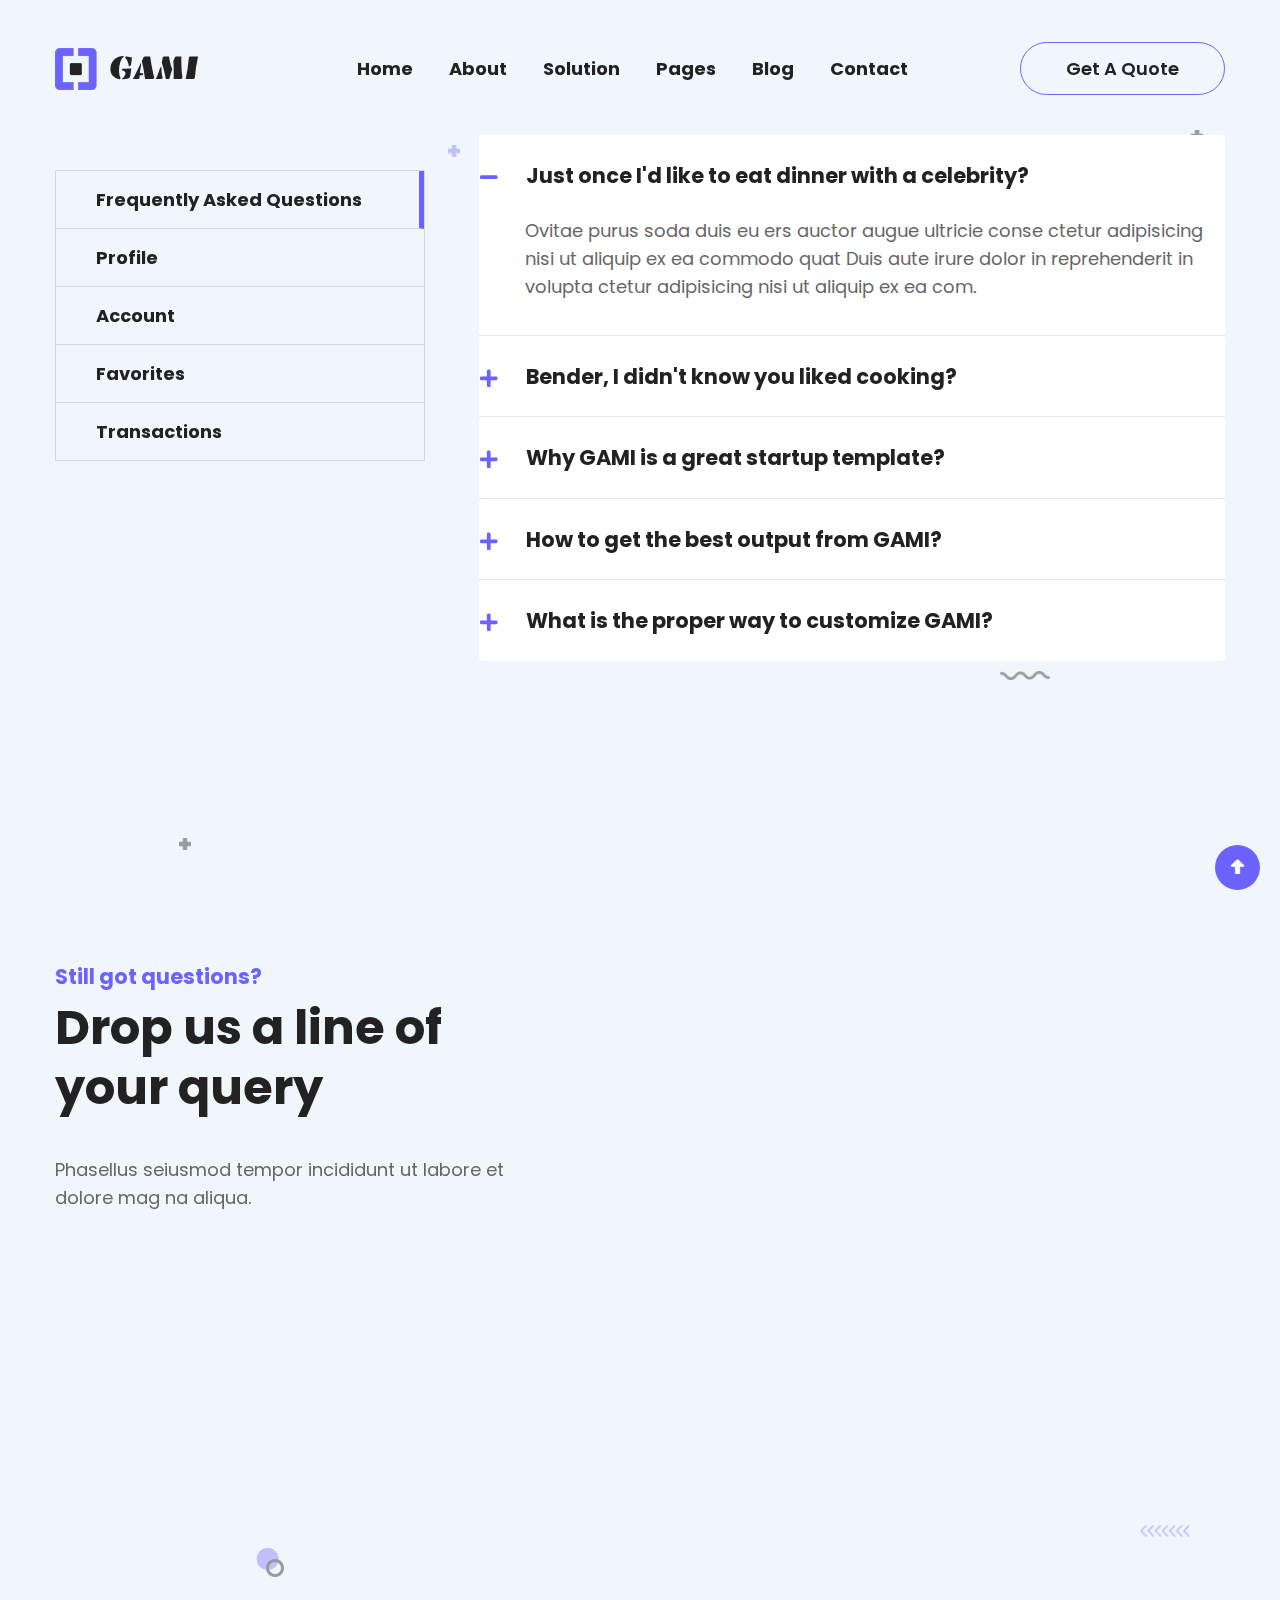
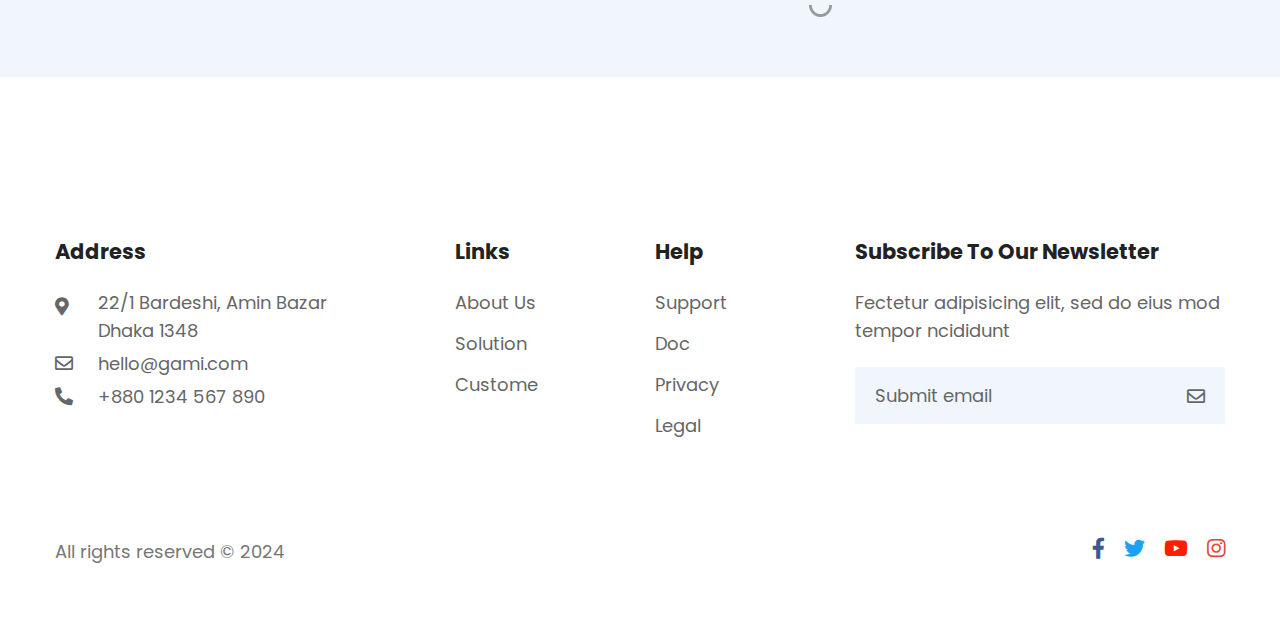
<file: faq.html>
<!doctype html>
<html class="no-js" lang="zxx">
    <head>
        <meta charset="utf-8">
        <meta http-equiv="x-ua-compatible" content="ie=edge">
        <title>GAMI | Technology Services</title>
        <meta name="description" content="">
        <meta name="viewport" content="width=device-width, initial-scale=1">
        <!-- Place favicon.ico in the root directory -->
        <link rel="shortcut icon" href="images/logo/favicon.png" type="image/x-icon">

        <!-- All css here -->
        <link rel="stylesheet" href="css/bootstrap.min.css">
        <link rel="stylesheet" href="css/fontawesome-all.min.css">
        <link rel="stylesheet" href="css/flaticon.css">
        <link rel="stylesheet" href="css/animate.css">
        <link rel="stylesheet" href="css/aos.css">
        <link rel="stylesheet" href="css/slick.css">
        <link rel="stylesheet" href="css/jquery.fancybox.min.css">
        <link rel="stylesheet" href="css/meanmenu.css">
        <link rel="stylesheet" href="css/all-animations.css">
        <link rel="stylesheet" href="css/default.css">
        <link rel="stylesheet" href="css/style.css">
        <link rel="stylesheet" href="css/responsive.css">
    </head>
    <body>
        <!--[if lte IE 9]>
            <p class="browserupgrade">You are using an <strong>outdated</strong> browser. Please <a href="https://browsehappy.com/">upgrade your browser</a> to improve your experience and security.</p>
        <![endif]-->
        
        <!--  ====== preloader=============================================  -->
        <div id="preloader">
            <div id="loading">
                <div id="loading-center">
                    <div id="loading-center-absolute">
                        <div class="object" id="object_one"></div>
                        <div class="object" id="object_two"></div>
                        <div class="object" id="object_three"></div>
                    </div>
                </div>
            </div>
        </div><!-- /preloader -->
     
        <!--  ====== header-area-start=======================================  -->
        <header>
            <div id="header-sticky" class="transparent-header home6 header-area">
                <div class="header">
                    <div class="container">
                        <div class="row align-items-center justify-content-between position-relative">
                            <div class="col-xl-2 col-lg-2 col-md-3 col-sm-5 col-6">
                                <div class="logo">
                                    <a href="index.html" class="d-inline-block"><img src="images/logo/logo.png" alt="GAMI"></a>
                                </div>
                            </div><!-- /col -->
                            <div class="col-xl-7 col-lg-7 col-md-1 col-sm-1 col-1 d-none d-lg-flex justify-content-end position-static pr-0">
                                <div class="main-menu">
                                    <nav id="mobile-menu">
                                        <ul class="d-block">
                                            <li class="full-mega-menu-position"><a class="active" href="index.html">Home</a>
                                               
                                            </li>
                                            <li><a href="about-us.html">About</a></li>
                                            <li><a href="Solution.html">Solution</a>
                                               
                                            </li>
                                            <li class="full-mega-menu-position"><a href="#">pages</a>
                                                <ul class="mega-menu full-mega-menu full-mega-menu2 d-lg-flex white-bg pl-35 pt-30 pr-25 pb-20">
                                                    <li>
                                                        <a class="mega-title mb-15" href="#">Home</a>
 
                                                        <ul>
                                                            <li><a href="index.html">Saas</a></li>
                                                            <li><a href="index2-sass.html">Saas 2</a></li>
                                                            <li><a href="index3-digital-agency.html">Digital Agency 1</a></li>
                                                            <li><a href="index4-startup.html">Startup</a></li>
                                                            <li><a href="index5-app-landing-page.html">App Landing</a></li>
                                                            <li><a href="index6-agency.html">Digital Agency 2</a></li>
                                                            <li><a href="index7-portfolio-minimal.html">Minimal Portfolio</a></li>
                                                            <li><a href="index8-portfolio.html">Portfolio</a></li>
                                                        </ul>
                                                    </li>
                                                   
                                                    <li>
                                                     
                                                    </li>
                                                    <li>
                                                        <a class="mega-title mb-25" href="#">Recent Blog</a>
                                                        <ul>
                                                            <li>
                                                                <div class="recent-blog-menu d-flex justify-content-between pb-22">
                                                                    <div class="rbm-img pr-15">
                                                                        <a href="blog-details.html" class="d-inline-block">
                                                                            <img class="w-100 h-100" src="images/menu/blog-menu-img1.jpg" alt="image">
                                                                        </a>
                                                                    </div>
                                                                    <div class="rbm-text">
                                                                        <a href="blog-details.html" class="d-block">
                                                                            <h6 class="mt--5">Lorem ipsum doloram etceio nse</h6>
                                                                        </a>
                                                                        <span class="d-block secondary-color2">Sept 28, 2020</span>
                                                                    </div>
                                                                </div><!-- /recent-blog-menu -->
                                                                <div class="recent-blog-menu d-flex justify-content-between">
                                                                    <div class="rbm-img pr-15">
                                                                        <a href="blog-details.html" class="d-inline-block">
                                                                            <img class="w-100 h-100" src="images/menu/blog-menu-img1.jpg" alt="image">
                                                                        </a>
                                                                    </div>
                                                                    <div class="rbm-text">
                                                                        <a href="blog-details.html" class="d-inline-block">
                                                                            <h6 class="mt--4">Lorem ipsum doloram etceio nse</h6>
                                                                        </a>
                                                                        <span class="d-block secondary-color2">Sept 28, 2020</span>
                                                                    </div>
                                                                </div><!-- /recent-blog-menu -->
                                                            </li>
                                                        </ul>
                                                    </li>
                                                </ul><!-- /mega-menu 2 -->
                                            </li>
                                            <li><a href="blog.html">blog</a>
                                                <ul class="mega-menu mega-dropdown-menu white-bg ml-0">
                                                    <li><a href="blog.html">Blog v1</a></li>
                                                    <li><a href="blog2.html">Blog v2</a></li>
                                                    <li><a href="blog3.html">Blog v3</a></li>
                                                    <li><a href="blog4.html">Blog v4</a></li>
                                                    <li><a href="blog5.html">Blog v5</a></li>
                                                    <li><a href="blog6.html">Blog v6</a></li>
                                                    <li class="position-relative">
                                                        <a href="#">Blog details <span class="pr-20 float-right"><i class="fas fa-angle-right"></i></span></a>
                                                        <div class="mega-menu mega-sub-menu bg-white">
                                                            <ul>
                                                                <li><a href="blog-details.html">Blog details 1</a></li>
                                                                <li><a href="blog-details2.html">Blog details 2</a></li>
                                                                <li><a href="blog-details3.html">blog-details 3</a></li>
                                                                <li><a href="blog-details-gallery.html">Blog details gallery</a></li>
                                                                <li><a href="blog-details-quote.html">Blog details quote</a></li>
                                                            </ul>
                                                        </div><!-- /mega-sub-menu -->
                                                    </li>
                                                </ul>
                                            </li>
                                            <li><a href="contact-us.html">Contact</a>
                                            </li>
                                         </ul>
                                    </nav>
                                </div><!-- /main-menu -->
                            </div><!-- /col -->
                            <div class="col-xl-3  col-lg-3 col-md-6 col-sm-6 col-4">
                                <div class="header-right d-flex align-items-center justify-content-end">
                                    <div class="my-btn d-none d-md-block d-none">
                                        <a href="contact-us.html" class="btn transparent-bg text-capitalize">Get A Quote</a>
                                    </div><!-- /my-btn -->
                                    <div class="d-block d-lg-none pl-20">
                                        <a class="mobile-menubar theme-color" href="javascript:void(0);"><i class="far fa-bars"></i></a>
                                    </div>
                                   <!-- <div class="mobile-menu"></div> -->
                                </div><!-- /header-right -->
                            </div><!-- /col -->
                        </div><!-- /row -->
                    </div><!-- /container -->
                </div>
            </div><!-- /header-bottom -->
        </header>
        <!--  header-area-end  -->


        <!--  ====== header extra info start================================== -->
        <!-- side-mobile-menu start -->

        <div class="side-mobile-menu white-bg pt-10 pb-30 pl-35 pr-30 pb-100">
            <div class="w-100">
                <div class="close-icon d-inline-block float-right clear-both mt-15 mb-10">
                    <a href="javascript:void(0);"><span class="icon-clear theme-color"><i class="fa fa-times"></i></span></a>
                </div>
            </div>

            <div class="side-menu-search header-search-content mt-100 pr-15">
                <form action="#" class="position-relative">
                    <input class="w-100 rounded-0 pb-2" type="text" placeholder="Type Keyword...">
                    <a class="position-absolute right-0 top-0 dark-black-color d-block" href="#"><i class="fas fa-search"></i></a>
                </form>
            </div>

            <div class="mobile-menu mt-10 w-100"></div>

            
            <ul class="social-link pt-50 clear-both">
                <li class="d-inline-block">
                    <a class="facebook-color text-center pr-15 d-inline-block transition-3" href="#"><i class="fab fa-facebook-f"></i></a>
                </li>
                <li class="d-inline-block">
                    <a class="twitter-color text-center pr-15 d-inline-block transition-3" href="#"><i class="fab fa-twitter"></i></a>
                </li>
                <li class="d-inline-block">
                    <a class="google-plus-color text-center pr-15 d-inline-block transition-3" href="#"><i class="fab fa-google-plus-g"></i></a>
                </li>
                <li class="d-inline-block">
                    <a class="linked-in-color text-center d-inline-block transition-3" href="#"><i class="fab fa-linkedin-in"></i></a>
                </li>
            </ul><!-- social-link -->

            <!-- mobile phone area -->
            <div class="mobile-phone-contact phone-contact mt-150 mb-25">
                <h6 class="f-700 mb-0">Call Us</h6>
                <a class="theme-color f-700" href="tell:+8801234567890">+8801234567890</a>
            </div><!-- /mobile phone area -->
            
            <!-- mobile subscribe area -->
            <div class="mobile-subscribe pb-125">
                <h6 class="f-700 mb-1">Subscribe to Our Newsletter</h6>
                <form action="#">
                    <div class="subscribe-info mt-10 position-relative">
                        <input class="sub-name form-control border-0 pl-20 pt-15 pb-15 pr-10 primary-bg secondary-color rounded-0" type="email" name="email" id="m-email" placeholder="Submit email">
                        <span class="secondary-color d-inline-block position-absolute pointer"><i class="far fa-envelope"></i></span>
                    </div>
                </form>
            </div><!-- /mobile subscribe area -->

        </div><!-- /side-mobile-menu -->
        <div class="body-overlay"></div>

        <!-- header-search-details start -->
        <div class="header-search-details text-center white-bg pt-55 pl-60 pr-60">
            <div class="close-icon float-right">
                <a href="javascript:void(0);" class="dark-black-color"><i class="fa fa-times"></i></a>
            </div>
            <div class="header-search-content container mt-100">
                <h3 class="f-700 pb-50">Search</h3>
                <form action="#" class="position-relative mt-200">
                    <input class="w-100 rounded-0 pb-20" type="text" placeholder="Type Keyword...">
                    <a class="position-absolute right-0 top-0 dark-black-color d-block" href="#"><i class="fas fa-search"></i></a>
                </form>
            </div>
        </div>
        <!-- header-search-details end -->
        <!-- header extra info end  -->
   

        <main>
            <!-- ======slider-area-start=========================================== -->
            <div class="slider-area position-relative primary-bg">
                <div id="scene" class="position-absolute w-100 h-100">
                    <img data-depth="0.20" class="shape page-shape-1 d-none d-lg-inline-block s-shape" src="images/slider/page-shape/page-shape1.png" alt="#">
                    <img data-depth="0.20" class="shape page-shape-2 d-none d-lg-inline-block s-shape" src="images/slider/page-shape/page-shape2.png" alt="#">
                    <img data-depth="0.20" class="shape page-shape-3 d-none d-lg-inline-block" src="images/slider/page-shape/page-shape3.png" alt="#">
                    <img data-depth="0.20" class="shape page-shape-4 d-none d-lg-inline-block" src="images/slider/page-shape/page-shape4.png" alt="#">
                    <img data-depth="0.20" class="shape page-shape-5 d-none d-lg-inline-block bounce-animate2" src="images/slider/page-shape/page-shape5.png" alt="#">
                    <img data-depth="0.20" class="shape page-shape-6 d-none d-lg-inline-block bounce-animate" src="images/slider/page-shape/page-shape6.png" alt="#">
                    <img data-depth="0.20" class="shape page-shape-7 d-none d-lg-inline-block s-shape" src="images/slider/page-shape/page-shape1.png" alt="#">
                </div>
                


            <!-- ====== faq-page-area-start============================================ -->
            <div class="faq-page-area pt-135 mb-140 over-hidden">
                <div class="container">
                    <div class="row">
                        <div class="col-xl-4 col-lg-5 col-md-12 col-sm-12 col-12">
                            <div class="faq-content mt-35 mb-60">
                                <div class="nav nav-pills flex-column faq-nav primary-border" id="faq-tabs" role="tablist" aria-orientation="vertical">
                                    <a href="#tab1" class="nav-link active" data-toggle="pill" role="tab" aria-controls="tab1" aria-selected="true">
                                        Frequently Asked Questions
                                    </a>
                                    <a href="#tab2" class="nav-link" data-toggle="pill" role="tab" aria-controls="tab2" aria-selected="false">
                                        Profile
                                    </a>
                                    <a href="#tab3" class="nav-link" data-toggle="pill" role="tab" aria-controls="tab3" aria-selected="false">
                                        Account
                                    </a>
                                    <a href="#tab4" class="nav-link" data-toggle="pill" role="tab" aria-controls="tab4" aria-selected="false">
                                        Favorites
                                    </a>
                                    <a href="#tab5" class="nav-link border-bottom-0" data-toggle="pill" role="tab" aria-controls="tab5" aria-selected="false">
                                        Transactions
                                    </a>
                                </div>
                            </div><!-- /faq-content -->
                        </div><!-- /col -->
                        <div class="col-xl-8 col-lg-7 col-md-12 col-sm-12 col-12">
                            <div class="faq-wrapper pl-xl-4">
                                <div class="tab-content" id="faq-tab-content">
                                    <div class="tab-pane show active" id="tab1" role="tabpanel" aria-labelledby="tab1">
                                        <div class="accordion" id="accordion-tab-1">
                                            <div class="card border-0">
                                                <div class="card-header bg-transparent border-bottom-0 p-0" id="accordion-tab-1-heading-1">
                                                    <h6 class="mb-0">
                                                        <a href="#" class="btn btn-link black-color f-700 d-block text-left rounded-0 position-relative" data-toggle="collapse" data-target="#accordion-tab-1-content-1" aria-expanded="false" aria-controls="accordion-tab-1-content-1">Just once I'd like to eat dinner with a celebrity?</a>
                                                    </h6>
                                                </div>
                                                <div class="collapse show" id="accordion-tab-1-content-1" aria-labelledby="accordion-tab-1-heading-1" data-parent="#accordion-tab-1">
                                                    <div class="card-body">
                                                        <p>
                                                            Ovitae purus soda duis eu ers auctor augue ultricie conse ctetur adipisicing nisi ut aliquip ex ea commodo quat Duis aute irure dolor in reprehenderit in volupta  ctetur adipisicing nisi ut aliquip ex ea com.
                                                        </p>
                                                    </div>
                                                </div>
                                            </div>
                                            <div class="card border-0">
                                                <div class="card-header bg-transparent border-bottom-0 p-0" id="accordion-tab-1-heading-2">
                                                    <h6 class="mb-0">
                                                        <a href="#" class="btn btn-link black-color f-700  d-block text-left rounded-0 position-relative collapsed" data-toggle="collapse" data-target="#accordion-tab-1-content-2" aria-expanded="false" aria-controls="accordion-tab-1-content-2">Bender, I didn't know you liked cooking?</a>
                                                    </h6>
                                                </div>
                                                <div class="collapse" id="accordion-tab-1-content-2" aria-labelledby="accordion-tab-1-heading-2" data-parent="#accordion-tab-1">
                                                    <div class="card-body">
                                                        <p>
                                                            Ovitae purus soda duis eu ers auctor augue ultricie conse ctetur adipisicing nisi ut aliquip ex ea commodo quat Duis aute irure dolor in reprehenderit in volupta  ctetur adipisicing nisi ut aliquip ex ea com.
                                                        </p>
                                                    </div>
                                                </div>
                                            </div>
                                            <div class="card border-0">
                                                <div class="card-header bg-transparent border-bottom-0 p-0" id="accordion-tab-1-heading-3">
                                                    <h6 class="mb-0">
                                                        <a href="#" class="btn btn-link black-color f-700 d-block text-left rounded-0 position-relative collapsed" data-toggle="collapse" data-target="#accordion-tab-1-content-3" aria-expanded="false" aria-controls="accordion-tab-1-content-3">Why GAMI is a great startup template?</a>
                                                    </h6>
                                                </div>
                                                <div class="collapse" id="accordion-tab-1-content-3" aria-labelledby="accordion-tab-1-heading-3" data-parent="#accordion-tab-1">
                                                    <div class="card-body">
                                                        <p>
                                                            Ovitae purus soda duis eu ers auctor augue ultricie conse ctetur adipisicing nisi ut aliquip ex ea commodo quat Duis aute irure dolor in reprehenderit in volupta  ctetur adipisicing nisi ut aliquip ex ea com.
                                                        </p>
                                                    </div>
                                                </div>
                                            </div>
                                            <div class="card border-0">
                                                <div class="card-header bg-transparent border-bottom-0 p-0" id="accordion-tab-1-heading-4">
                                                    <h6 class="mb-0">
                                                        <a href="#" class="btn btn-link black-color f-700 d-block text-left rounded-0 position-relative collapsed" data-toggle="collapse" data-target="#accordion-tab-1-content-4" aria-expanded="false" aria-controls="accordion-tab-1-content-4">How to get the best output from GAMI?</a>
                                                    </h6>
                                                </div>
                                                <div class="collapse" id="accordion-tab-1-content-4" aria-labelledby="accordion-tab-1-heading-4" data-parent="#accordion-tab-1">
                                                    <div class="card-body">
                                                        <p>
                                                            Ovitae purus soda duis eu ers auctor augue ultricie conse ctetur adipisicing nisi ut aliquip ex ea commodo quat Duis aute irure dolor in reprehenderit in volupta  ctetur adipisicing nisi ut aliquip ex ea com.
                                                        </p>
                                                    </div>
                                                </div>
                                            </div>
                                            <div class="card border-0">
                                                <div class="card-header bg-transparent border-bottom-0 p-0" id="accordion-tab-1-heading-5">
                                                    <h6 class="mb-0">
                                                        <a href="#" class="btn btn-link black-color border-bottom-0 f-700 d-block text-left rounded-0 position-relative collapsed" data-toggle="collapse" data-target="#accordion-tab-1-content-5" aria-expanded="false" aria-controls="accordion-tab-1-content-5">What is the proper way to customize GAMI?</a>
                                                    </h6>
                                                </div>
                                                <div class="collapse" id="accordion-tab-1-content-5" aria-labelledby="accordion-tab-1-heading-5" data-parent="#accordion-tab-1">
                                                    <div class="card-body">
                                                        <p>
                                                            Ovitae purus soda duis eu ers auctor augue ultricie conse ctetur adipisicing nisi ut aliquip ex ea commodo quat Duis aute irure dolor in reprehenderit in volupta  ctetur adipisicing nisi ut aliquip ex ea com.
                                                        </p>
                                                    </div>
                                                </div>
                                            </div>
                                        </div>
                                    </div>
                                    <div class="tab-pane" id="tab2" role="tabpanel" aria-labelledby="tab2">
                                        <div class="accordion" id="accordion-tab-2">
                                            <div class="card border-0">
                                                <div class="card-header bg-transparent border-bottom-0 p-0" id="accordion-tab-2-heading-1">
                                                    <h6 class="mb-0">
                                                        <a href="#" class="btn btn-link black-color f-700 d-block text-left rounded-0 position-relative"  data-toggle="collapse" data-target="#accordion-tab-2-content-1" aria-expanded="false" aria-controls="accordion-tab-2-content-1">Does anybody else feel jealous and aroused and worried?</a>
                                                    </h6>
                                                </div>
                                                <div class="collapse show" id="accordion-tab-2-content-1" aria-labelledby="accordion-tab-2-heading-1" data-parent="#accordion-tab-2">
                                                    <div class="card-body">
                                                        <p>Kif, I have mated with a woman. Inform the men. This is the worst part. The calm before the battle. Bender, being God isn't easy. If you do too much, people get dependent on you, and if you do nothing, they lose hope. You have to use a light touch. Like a safecracker, or a pickpocket.</p>
                                                    </div>
                                                </div>
                                            </div>
                                            <div class="card border-0">
                                                <div class="card-header bg-transparent border-bottom-0 p-0" id="accordion-tab-2-heading-2">
                                                    <h6 class="mb-0">
                                                        <a href="#" class="btn btn-link black-color f-700 d-block text-left rounded-0 position-relative collapsed" data-toggle="collapse" data-target="#accordion-tab-2-content-2" aria-expanded="false" aria-controls="accordion-tab-2-content-2">This opera's as lousy as it is brilliant?</a>
                                                    </h6>
                                                </div>
                                                <div class="collapse" id="accordion-tab-2-content-2" aria-labelledby="accordion-tab-2-heading-2" data-parent="#accordion-tab-2">
                                                    <div class="card-body">
                                                        <p>Your lyrics lack subtlety. You can't just have your characters announce how they feel. That makes me feel angry! It's okay, Bender. I like cooking too. Interesting. No, wait, the other thing: tedious.</p>
                                                    </div>
                                                </div>
                                            </div>
                                            <div class="card border-0">
                                                <div class="card-header bg-transparent border-bottom-0 p-0" id="accordion-tab-2-heading-3">
                                                    <h6 class="mb-0">
                                                        <a href="#" class="btn btn-link black-color f-700 d-block text-left rounded-0 position-relative collapsed"  data-toggle="collapse" data-target="#accordion-tab-2-content-3" aria-expanded="false" aria-controls="accordion-tab-2-content-3">Who are you, my warranty?!</a>
                                                    </h6>
                                                </div>
                                                <div class="collapse" id="accordion-tab-2-content-3" aria-labelledby="accordion-tab-2-heading-3" data-parent="#accordion-tab-2">
                                                    <div class="card-body">
                                                        <p>Oh, I think we should just stay friends. I'll tell them you went down prying the wedding ring off his cold, dead finger. Aww, it's true. I've been hiding it for so long. Say it in Russian! Then throw her in the laundry room, which will hereafter be referred to as "the brig".</p>
                                                    </div>
                                                </div>
                                            </div>
                                            <div class="card border-0">
                                                <div class="card-header bg-transparent border-bottom-0 p-0" id="accordion-tab-2-heading-4">
                                                    <h6 class="mb-0">
                                                        <a href="#" class="btn btn-link black-color f-700 d-block text-left rounded-0 position-relative collapsed" data-toggle="collapse" data-target="#accordion-tab-2-content-4" aria-expanded="false" aria-controls="accordion-tab-2-content-4">I haven't felt much of anything since my guinea pig died?</a>
                                                    </h6>
                                                </div>
                                                <div class="collapse" id="accordion-tab-2-content-4" aria-labelledby="accordion-tab-2-heading-4" data-parent="#accordion-tab-2">
                                                    <div class="card-body">
                                                        <p>And I'm his friend Jesus. Oh right. I forgot about the battle. OK, if everyone's finished being stupid. We'll need to have a look inside you with this camera. I'm just glad my fat, ugly mama isn't alive to see this day.</p>
                                                    </div>
                                                </div>
                                            </div>
                                        </div>
                                    </div>
                                    <div class="tab-pane" id="tab3" role="tabpanel" aria-labelledby="tab3">
                                        <div class="accordion" id="accordion-tab-3">
                                            <div class="card border-0">
                                                <div class="card-header bg-transparent border-bottom-0 p-0" id="accordion-tab-3-heading-1">
                                                    <h6 class="mb-0">
                                                        <a href="#" class="btn btn-link black-color f-700 d-block text-left rounded-0 position-relative" data-toggle="collapse" data-target="#accordion-tab-3-content-1" aria-expanded="false" aria-controls="accordion-tab-3-content-1">Michelle, I don't regret this, but I both rue and lament it?</a>
                                                    </h6>
                                                </div>
                                                <div class="collapse show" id="accordion-tab-3-content-1" aria-labelledby="accordion-tab-3-heading-1" data-parent="#accordion-tab-3">
                                                    <div class="card-body">
                                                        <p>Look, last night was a mistake. We'll need to have a look inside you with this camera. Good news, everyone! There's a report on TV with some very bad news! You know, I was God once. You lived before you met me?!</p>
                                                    </div>
                                                </div>
                                            </div>
                                            <div class="card border-0">
                                                <div class="card-header bg-transparent border-bottom-0 p-0"  id="accordion-tab-3-heading-2">
                                                    <h6 class="mb-0">
                                                        <a href="#" class="btn btn-link black-color f-700 d-block text-left rounded-0 position-relative collapsed" data-toggle="collapse" data-target="#accordion-tab-3-content-2" aria-expanded="false" aria-controls="accordion-tab-3-content-2">Why am I sticky and naked?</a>
                                                    </h6>
                                                </div>
                                                <div class="collapse" id="accordion-tab-3-content-2" aria-labelledby="accordion-tab-3-heading-2" data-parent="#accordion-tab-3">
                                                    <div class="card-body">
                                                        <p>Did I miss something fun? Humans dating robots is sick. You people wonder why I'm still single? It's 'cause all the fine robot sisters are dating humans! Kids don't turn rotten just from watching TV.</p>
                                                    </div>
                                                </div>
                                            </div>
                                            <div class="card border-0">
                                                <div class="card-header bg-transparent border-bottom-0 p-0" id="accordion-tab-3-heading-3">
                                                    <h6 class="mb-0">
                                                        <a href="#" class="btn btn-link black-color f-700 d-block text-left rounded-0 position-relative collapsed"  data-toggle="collapse" data-target="#accordion-tab-3-content-3" aria-expanded="false" aria-controls="accordion-tab-3-content-3">Is that a cooking show?</a>
                                                    </h6>
                                                </div>
                                                <div class="collapse" id="accordion-tab-3-content-3" aria-labelledby="accordion-tab-3-heading-3" data-parent="#accordion-tab-3">
                                                    <div class="card-body">
                                                        <p>OK, this has gotta stop. I'm going to remind Fry of his humanity the way only a woman can. You seem malnourished. Are you suffering from intestinal parasites? Check it out, y'all. Everyone who was invited is here. I am Singing Wind, Chief of the Martians.</p>
                                                    </div>
                                                </div>
                                            </div>
                                            <div class="card border-0">
                                                <div class="card-header bg-transparent border-bottom-0 p-0"  id="accordion-tab-3-heading-4">
                                                    <h6 class="mb-0">
                                                        <a href="#" class="btn btn-link black-color f-700 d-block text-left rounded-0 position-relative collapsed" data-toggle="collapse" data-target="#accordion-tab-3-content-4" aria-expanded="false" aria-controls="accordion-tab-3-content-4">You are the last hope of the universe?</a>
                                                    </h6>
                                                </div>
                                                <div class="collapse" id="accordion-tab-3-content-4" aria-labelledby="accordion-tab-3-heading-4" data-parent="#accordion-tab-3">
                                                    <div class="card-body">
                                                        <p>I don't want to be rescued. I videotape every customer that comes in here, so that I may blackmail them later. Ah, computer dating. It's like pimping, but you rarely have to use the phrase "upside your head."</p>
                                                    </div>
                                                </div>
                                            </div>
                                        </div>
                                    </div>
                                    <div class="tab-pane" id="tab4" role="tabpanel" aria-labelledby="tab4">
                                        <div class="accordion" id="accordion-tab-4">
                                            <div class="card border-0">
                                                <div class="card-header bg-transparent border-bottom-0 p-0" id="accordion-tab-4-heading-1">
                                                    <h6 class="mb-0">
                                                        <a href="#" class="btn btn-link black-color f-700 d-block text-left rounded-0 position-relative collapsed" data-toggle="collapse" data-target="#accordion-tab-4-content-1" aria-expanded="false" aria-controls="accordion-tab-4-content-1">You, minion. Lift my arm?</a>
                                                    </h6>
                                                </div>
                                                <div class="collapse show" id="accordion-tab-4-content-1" aria-labelledby="accordion-tab-4-heading-1" data-parent="#accordion-tab-4">
                                                    <div class="card-body">
                                                        <p>AFTER HIM! A true inspiration for the children. What are you hacking off? Is it my torso?! 'It is!' My precious torso! I saw you with those two "ladies of the evening" at Elzars. Explain that. She also liked to shut up! Why not indeed!</p>
                                                    </div>
                                                </div>
                                            </div>
                                            <div class="card border-0">
                                                <div class="card-header bg-transparent border-bottom-0 p-0" id="accordion-tab-4-heading-2">
                                                    <h6 class="mb-0">
                                                        <a href="#" class="btn btn-link black-color f-700 d-block text-left rounded-0 position-relative collapsed"  data-toggle="collapse" data-target="#accordion-tab-4-content-2" aria-expanded="false" aria-controls="accordion-tab-4-content-2">No, I'm Santa Claus?</a>
                                                    </h6>
                                                </div>
                                                <div class="collapse" id="accordion-tab-4-content-2" aria-labelledby="accordion-tab-4-heading-2" data-parent="#accordion-tab-4">
                                                    <div class="card-body">
                                                        <p>I meant 'physically'. Look, perhaps you could let me work for a little food? I could clean the floors or paint a fence, or service you sexually? When the lights go out, it's nobody's business what goes on between two consenting adults.</p>
                                                    </div>
                                                </div>
                                            </div>
                                            <div class="card border-0">
                                                <div class="card-header bg-transparent border-bottom-0 p-0" id="accordion-tab-4-heading-3">
                                                    <h6 class="mb-0">
                                                        <a href="#" class="btn btn-link black-color f-700 d-block text-left rounded-0 position-relative collapsed" data-toggle="collapse" data-target="#accordion-tab-4-content-3" aria-expanded="false" aria-controls="accordion-tab-4-content-3">Belligerent and numerous?</a>
                                                    </h6>
                                                </div>
                                                <div class="collapse" id="accordion-tab-4-content-3" aria-labelledby="accordion-tab-4-heading-3" data-parent="#accordion-tab-4">
                                                    <div class="card-body">
                                                        <p>Hey, what kinda party is this? There's no booze and only one hooker. I'm just glad my fat, ugly mama isn't alive to see this day. Wow! A superpowers drug you can just rub onto your skin? You'd think it would be something you'd have to freebase. Well, let's just dump it in the sewer and say we delivered it. You guys realize you live in a sewer, right? </p>
                                                    </div>
                                                </div>
                                            </div>
                                            <div class="card border-0">
                                                <div class="card-header bg-transparent border-bottom-0 p-0"  id="accordion-tab-4-heading-4">
                                                    <h6 class="mb-0">
                                                        <a href="#" class="btn btn-link black-color f-700 d-block text-left rounded-0 position-relative collapsed"   data-toggle="collapse" data-target="#accordion-tab-4-content-4" aria-expanded="false" aria-controls="accordion-tab-4-content-4">Take me to your leader?</a>
                                                    </h6>
                                                </div>
                                                <div class="collapse" id="accordion-tab-4-content-4" aria-labelledby="accordion-tab-4-heading-4" data-parent="#accordion-tab-4">
                                                    <div class="card-body">
                                                        <p>PUNY HUMAN NUMBER ONE, PUNY HUMAN NUMBER TWO, and Morbo's good friend, Richard Nixon. Interesting. No, wait, the other thing: tedious. All I want is to be a monkey of moderate intelligence who wears a suit… that's why I'm transferring to business school! Morbo can't understand his teleprompter because he forgot how you say that letter that's shaped like a man wearing a hat.</p>
                                                    </div>
                                                </div>
                                            </div>
                                        </div>
                                    </div>
                                    <div class="tab-pane" id="tab5" role="tabpanel" aria-labelledby="tab5">
                                        <div class="accordion" id="accordion-tab-5">
                                            <div class="card border-0">
                                                <div class="card-header bg-transparent border-bottom-0 p-0" id="accordion-tab-5-heading-1">
                                                    <h6 class="mb-0">
                                                        <a href="#" class="btn btn-link black-color f-700 d-block text-left rounded-0 position-relative collapsed"  data-toggle="collapse" data-target="#accordion-tab-5-content-1" aria-expanded="false" aria-controls="accordion-tab-5-content-1">Say what?</a>
                                                    </h6>
                                                </div>
                                                <div class="collapse show" id="accordion-tab-5-content-1" aria-labelledby="accordion-tab-5-heading-1" data-parent="#accordion-tab-5">
                                                    <div class="card-body">
                                                        <p>That could be 'my' beautiful soul sitting naked on a couch. If I could just learn to play this stupid thing. Oh, I don't have time for this.For one beautiful night I knew what it was like to be a grandmother. Subjugated, yet honored. But existing is basically all I do! I never loved you.</p>
                                                    </div>
                                                </div>
                                            </div>
                                            <div class="card border-0">
                                                <div class="card-header bg-transparent border-bottom-0 p-0" id="accordion-tab-5-heading-2">
                                                    <h6 class="mb-0">
                                                        <a href="#" class="btn btn-link black-color f-700 d-block text-left rounded-0 position-relative collapsed" data-toggle="collapse" data-target="#accordion-tab-5-content-2" aria-expanded="false" aria-controls="accordion-tab-5-content-2">Who's brave enough to fly into something we all keep calling a death sphere?</a>
                                                    </h6>
                                                </div>
                                                <div class="collapse" id="accordion-tab-5-content-2" aria-labelledby="accordion-tab-5-heading-2" data-parent="#accordion-tab-5">
                                                    <div class="card-body">
                                                        <p>Maybe I love you so much I love you no matter who you are pretending to be. Ah, the 'Breakfast Club' soundtrack! I can't wait til I'm old enough to feel ways about stuff! Now Fry, it's been a few years since medical school, so remind me.</p>
                                                    </div>
                                                </div>
                                            </div>
                                            <div class="card border-0">
                                                <div class="card-header bg-transparent border-bottom-0 p-0"  id="accordion-tab-5-heading-3">
                                                    <h6 class="mb-0">
                                                        <a href="#" class="btn btn-link black-color f-700 d-block text-left rounded-0 position-relative collapsed" data-toggle="collapse" data-target="#accordion-tab-5-content-3" aria-expanded="false" aria-controls="accordion-tab-5-content-3">You mean while I'm sleeping in it?</a>
                                                    </h6>
                                                </div>
                                                <div class="collapse" id="accordion-tab-5-content-3" aria-labelledby="accordion-tab-5-heading-3" data-parent="#accordion-tab-5">
                                                    <div class="card-body">
                                                        <p>We can't compete with Mom! Her company is big and evil! Ours is small and neutral! Look, everyone wants to be like Germany, but do we really have the pure strength of 'will'? I just told you! You've killed me!</p>
                                                    </div>
                                                </div>
                                            </div>
                                            <div class="card border-0">
                                                <div class="card-header bg-transparent border-bottom-0 p-0" id="accordion-tab-5-heading-4">
                                                    <h6 class="mb-0">
                                                        <a href="#" class="btn btn-link black-color f-700 d-block text-left rounded-0 position-relative collapsed" data-toggle="collapse" data-target="#accordion-tab-5-content-4" aria-expanded="false" aria-controls="accordion-tab-5-content-4">And until then, I can never die?</a>
                                                    </h6>
                                                </div>
                                                <div class="collapse" id="accordion-tab-5-content-4" aria-labelledby="accordion-tab-5-heading-4" data-parent="#accordion-tab-5">
                                                    <div class="card-body">
                                                        <p>I don't know what you did, Fry, but once again, you screwed up! Now all the planets are gonna start cracking wise about our mamas. Well, let's just dump it in the sewer and say we delivered it.</p>
                                                    </div>
                                                </div>
                                            </div>
                                        </div>
                                    </div>
                                </div>
                            </div><!-- /faq-wrapper -->
                        </div><!-- /col -->
                    </div><!-- /row -->
                </div><!-- /container -->
            </div>
            <!-- faq-area-end -->





            <!-- ====== contact-area-start
            ==================================================== -->
            <div id="contact" class="contact-area faq-contact primary-bg pb-150 pt-155">
                <div class="contact-wrapper position-relative">
                    <div class="container">
                        <div class="row">
                            <div class="col-xl-5 col-lg-5 col-md-12  col-sm-12 col-12">
                                <div class="contact-wrapper pb-20">
                                    <div class="title">
                                        <span class="theme-color f-700">Still got questions?</span>
                                        <h3 class="f-700 pb-30">Drop us a line of your query</h3>
                                        <p>Phasellus seiusmod tempor incididunt ut labore et dolore mag na aliqua. </p>
                                    </div><!-- /title -->
                                </div><!-- /contact-wrapper -->
                            </div><!-- /col -->
                            <div class="col-xl-6 offset-xl-1 col-lg-7 col-md-12  col-sm-12 col-12">
                                <div class="contact-wrapper">
                                    <div class="contact-form">
                                        <form action="php/mail.php" method="POST" id="contact-form">
                                            <div class="contact-info text-md-center text-lg-left pt-20">
                                                <div class="row">
                                                    <div class="col-xl-12 col-lg-12 col-md-12 col-sm-12 col-12 mb-15" data-aos="fade-up" data-aos-anchor-placement="top-bottom" data-aos-duration="2000">
                                                        <input
                                                            class="name w-100 theme-border pl-20 pt-15 pb-15 pr-10 form-color border-radius5 primary-font-family"
                                                            type="text" name="inputName" id="inputName" placeholder="Your Name *">
                                                        <!-- /name -->
                                                    </div><!-- /col -->
                                                    <div class="col-xl-12 col-lg-12 col-md-12 col-sm-12 col-12 mb-15" data-aos="fade-up" data-aos-anchor-placement="top-bottom" data-aos-duration="2500">
                                                        <input
                                                            class="email w-100 theme-border pl-20 pt-15 pb-15 pr-10 form-color border-radius5 primary-font-family"
                                                            type="email" name="inputEmail" id="inputEmail"
                                                            placeholder="Your Email *">
                                                        <!-- /email -->
                                                    </div><!-- /col -->
                                                    <div class="col-xl-12 col-lg-12 col-md-12 col-sm-12 col-12 mb-15" data-aos="fade-up" data-aos-anchor-placement="top-bottom" data-aos-duration="2000">
                                                        <input
                                                            class="phone w-100 theme-border pl-20 pt-15 pb-15 pr-10"
                                                            type="text" name="inputPhone" id="inputPhone"
                                                            placeholder="Your Phone">
                                                        <!-- /phone -->
                                                    </div><!-- /col -->
                                                </div><!-- /row -->
                                                <div class="row ">
                                                    <div class="col-xl-12 col-lg-12 col-md-12 col-sm-12 col-12 mb-15" data-aos="fade-up" data-aos-anchor-placement="top-bottom" data-aos-duration="2000">
                                                        <textarea class="massage w-100 primary-border pl-20 pt-20"
                                                            name="inputMessage" id="inputMessage"
                                                            placeholder="Your query *"></textarea>
                                                    </div><!-- /col -->
                                                </div><!-- /row -->
                                                <div class="my-btn mt-30">
                                                    <button class="btn theme-bg text-uppercase f-18 f-700" type="submit" name="submit" data-aos="fade-up" data-aos-anchor-placement="top-bottom" data-aos-duration="2500">Submit</button>
                                                </div>
                                            </div>
                                        </form>
                                        <p class="form-message mt-20"></p>
                                    </div><!-- /contact-form -->
                                </div><!-- /contact-wrapper -->
                            </div><!-- /col -->
                        </div><!-- /row -->
                    </div><!-- /container -->
                </div><!-- /contact-wrapper -->
            </div>
            <!-- contact-area-end  -->


        </main>
          
        <!-- ====== footer-area-start ============================================ -->
        <footer> 
            <div class="footer-area home5 home7 service-page pt-135">
                <div class="footer-top pb-30">
                    <div class="container">
                        <div class="row">
                            <div class="col-xl-4  col-lg-4  col-md-6  col-sm-12 col-12 pr-xl-0">
                                <div class="footer-widget f-adress pb-40 mt-25">
                                    <h6 class="text-capitalize f-700 mb-22">Address</h6>
                                    <ul class="footer-address">
                                        <li class="d-flex align-items-start">
                                            <span class="f-icon mr-25 mt-1"><i class="fas fa-map-marker-alt"></i></span> 
                                            <div class="">
                                                22/1 Bardeshi, Amin Bazar <br>Dhaka 1348 <br>
                                            </div>  
                                        </li>
                                        <li>
                                            <span class="f-icon mr-20 mt-1"><i class="far fa-envelope"></i></span>
                                            hello@gami.com
                                        </li>
                                        <li>
                                            <span class="f-icon mr-20 mt-2"><i class="fas fa-phone-alt"></i></span>
                                            +880 1234 567 890
                                            
                                        </li>
                                    </ul>
                                </div>
                            </div><!-- /col -->
                            <div class="col-xl-2  col-lg-2  col-md-3  col-sm-6 col-12">
                                <div class="footer-widget f-info pb-30 ml-40 pr-20 mt-25">
                                    <h6 class="text-capitalize f-700 mb-22">Links</h6>
                                    <ul class="footer-info">
                                        <li>
                                            <a href="about-us.html" class="position-relative d-inline-block mb-2">About Us</a>
                                        </li>
                                        <li>
                                            <a href="about-us.html" class="position-relative d-inline-block mb-2">Solution</a>
                                        </li>
                                        <li>
                                            <a href="about-us.html" class="position-relative d-inline-block mb-2">Custome</a>
                                        </li>
                                    </ul>
                                </div>
                            </div><!-- /col -->
                            <div class="col-xl-2  col-lg-2  col-md-3  col-sm-6 col-12">
                                <div class="footer-widget f-info pb-30 ml-40 pr-20 mt-25">
                                    <h6 class="text-capitalize f-700 mb-22">Help</h6>
                                    <ul class="footer-info">
                                        <li>
                                            <a href="about-us.html" class="position-relative d-inline-block mb-2">Support</a>
                                        </li>
                                        <li>
                                            <a href="about-us.html" class="position-relative d-inline-block mb-2">Doc</a>
                                        </li>
                                        <li>
                                            <a href="about-us.html" class="position-relative d-inline-block mb-2">Privacy</a>
                                        </li>
                                        <li>
                                            <a href="about-us.html" class="position-relative d-inline-block mb-2">Legal</a>
                                        </li>
                                    </ul>
                                </div>
                            </div><!-- /col -->
                            <div class="col-xl-4  col-lg-4  col-md-12  col-sm-12 col-12">
                                <div class="footer-widget f-subscriber-area pb-30 mt-25">
                                    <h6 class="text-capitalize f-700 mb-22">Subscribe to our Newsletter</h6>
                                    <div class="footer-subscribe">
                                        <p>Fectetur adipisicing elit, sed do eius mod tempor ncididunt</p>
                                        <form action="#">
                                            <div class="subscribe-info mt-22 position-relative">
                                                <input class="sub-name form-control border-0 pl-20 pt-15 pb-15 pr-10 primary-bg secondary-color rounded-0" type="email" name="email" id="email" placeholder="Submit email">
                                                <span class="secondary-color d-inline-block position-absolute pointer"><i class="far fa-envelope"></i></span>
                                            </div>
                                        </form>
                                    </div>
                                </div>
                            </div><!-- /col -->
                        </div><!-- /row -->
                    </div><!-- /container -->
                </div>
                <div class="footer-bottom">
                    <div class="container">
                        <div class="copyright-area pb-50">
                            <div class="row align-items-center justify-content-between">
                                <div class="col-xl-6  col-lg-6  col-md-6  col-sm-12 col-12">
                                    <div class="copyright-text text-center text-md-left mt-20 mb-20">
                                        <p class="mb-0 secondary-color2">All rights reserved 
                                              ©  2024
                                        </p>
                                    </div>
                                </div><!-- /col -->
                                <div class="col-xl-6  col-lg-6  col-md-6  col-sm-12 col-12 ">
                                    <ul class="social-link text-center text-md-right mt-20 mb-20">
                                        <li class="d-inline-block">
                                            <a class="facebook-color text-center pr-15 d-inline-block transition-3" href="#"><i class="fab fa-facebook-f"></i></a>
                                        </li>
                                        <li class="d-inline-block">
                                            <a class="twitter-color text-center pr-15 d-inline-block transition-3" href="#"><i class="fab fa-twitter"></i></a>
                                        </li>
                                        <li class="d-inline-block">
                                            <a class="youtube-color text-center pr-15 d-inline-block transition-3" href="#"><i class="fab fa-youtube"></i></a>
                                        </li>
                                        <li class="d-inline-block">
                                            <a class="instagram-color text-center d-inline-block transition-3" href="#"><i class="fab fa-instagram"></i></a>
                                        </li>
                                    </ul><!-- social-link -->
                                </div><!-- /col -->
                            </div>
                        </div><!-- /copyright-area -->
                    </div><!-- /container -->
                </div>
            </div>
        </footer>

        <!-- back top -->
        <div id="scroll" class="scroll-up position-relative z-index11">
            <div class="top text-center"><span class="white-color theme-bg"><i class="fa fa-arrow-alt-up"></i></span></div>
        </div>

        <!-- All js here -->
        <script src="js/vendor/modernizr-3.5.0.min.js"></script>
        <script src="js/vendor/jquery-1.12.4.min.js"></script>
        <script src="js/popper.min.js"></script>
        <script src="js/bootstrap.min.js"></script>
        <script src="js/parallax.js"></script>
        <script src="js/isotope.pkgd.min.js"></script>
        <script src="js/tilt.jquery.min.js"></script>
        <script src="js/image-loaded.min.js"></script>
        <script src="js/jquery.fancybox.min.js"></script>
        <script src="js/waypoint.js"></script>
        <script src="js/counterup-min.js"></script>
        <script src="js/slick.min.js"></script>
        <script src="js/aos.js"></script>
        <script src="js/plugins.js"></script>
        <script src="js/jquery.meanmenu.min.js"></script>
        <script src="js/main.js"></script>

    </body>
</html>
</file>
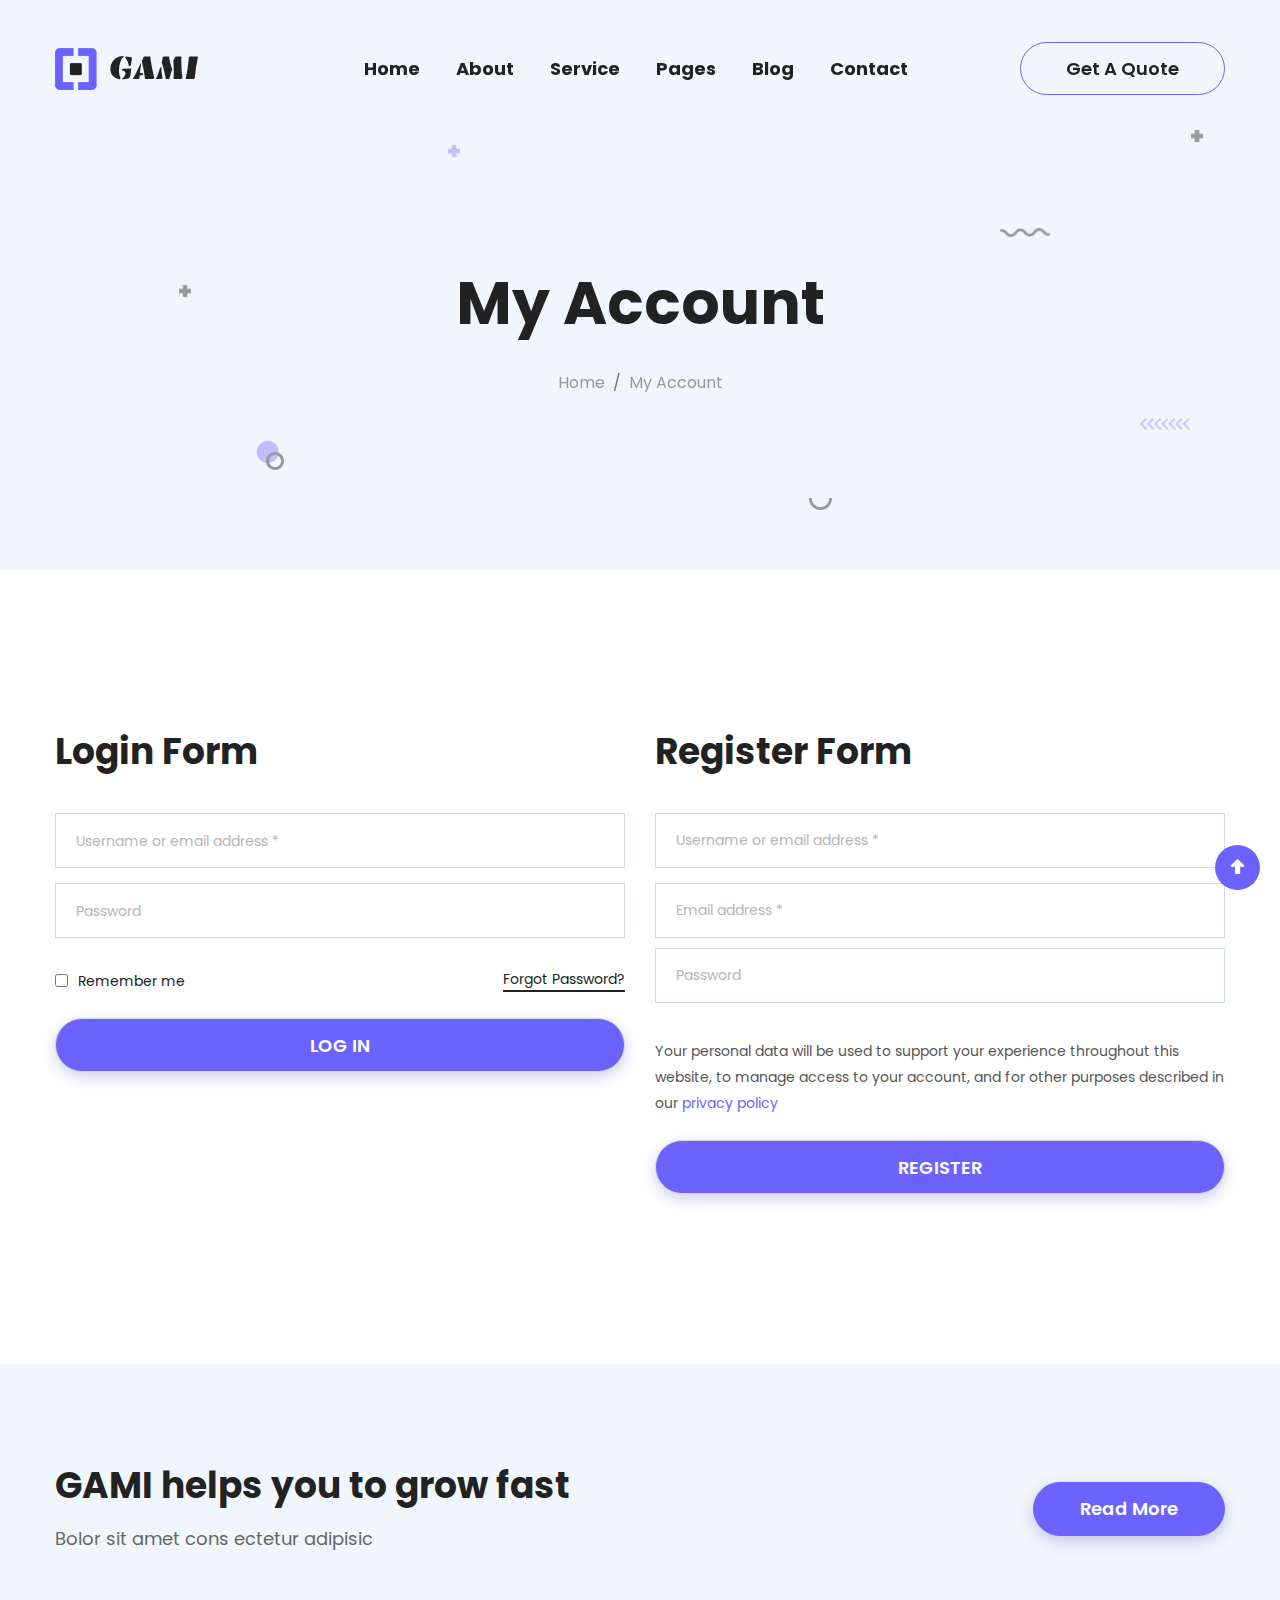
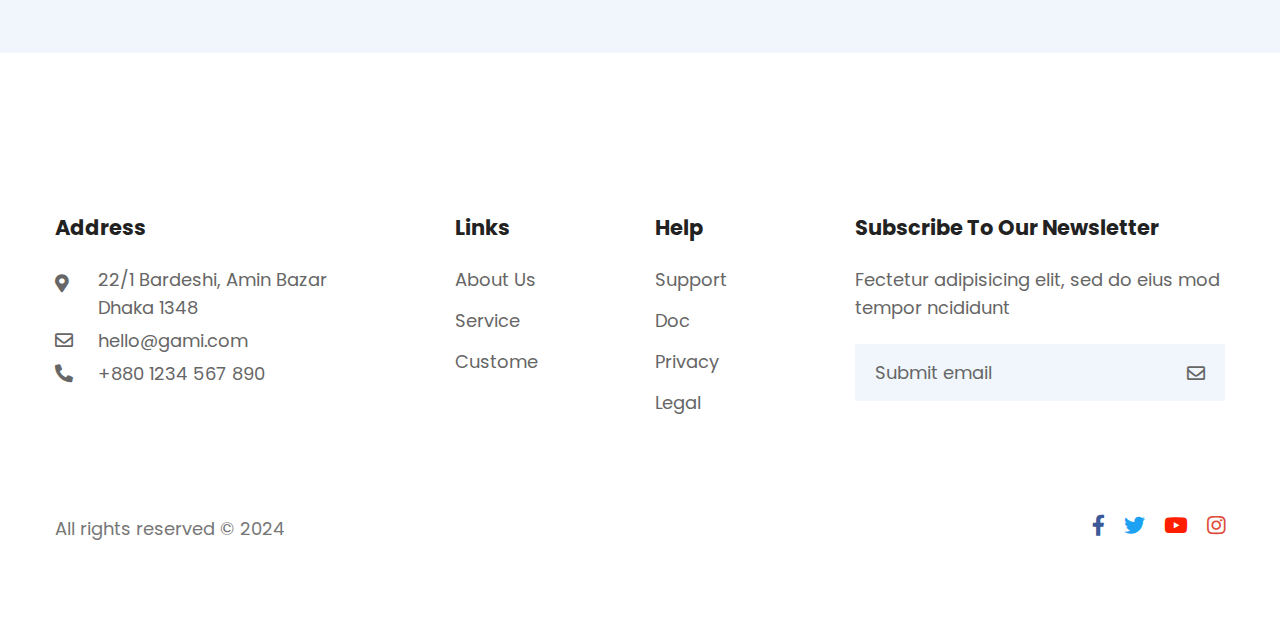
<file: login.html>
<!doctype html>
<html class="no-js" lang="zxx">
    <head>
        <meta charset="utf-8">
        <meta http-equiv="x-ua-compatible" content="ie=edge">
        <title>GAMI | Technology Services</title>
        <meta name="description" content="">
        <meta name="viewport" content="width=device-width, initial-scale=1">
        <!-- Place favicon.ico in the root directory -->
        <link rel="shortcut icon" href="images/logo/favicon.png" type="image/x-icon">

        <!-- All css here -->
        <link rel="stylesheet" href="css/bootstrap.min.css">
        <link rel="stylesheet" href="css/fontawesome-all.min.css">
        <link rel="stylesheet" href="css/flaticon.css">
        <link rel="stylesheet" href="css/animate.css">
        <link rel="stylesheet" href="css/aos.css">
        <link rel="stylesheet" href="css/slick.css">
        <link rel="stylesheet" href="css/jquery.fancybox.min.css">
        <link rel="stylesheet" href="css/meanmenu.css">
        <link rel="stylesheet" href="css/all-animations.css">
        <link rel="stylesheet" href="css/default.css">
        <link rel="stylesheet" href="css/style.css">
        <link rel="stylesheet" href="css/responsive.css">
    </head>
    <body>
        <!--[if lte IE 9]>
            <p class="browserupgrade">You are using an <strong>outdated</strong> browser. Please <a href="https://browsehappy.com/">upgrade your browser</a> to improve your experience and security.</p>
        <![endif]-->
        
        <!--  ====== preloader=============================================  -->
        <div id="preloader">
            <div id="loading">
                <div id="loading-center">
                    <div id="loading-center-absolute">
                        <div class="object" id="object_one"></div>
                        <div class="object" id="object_two"></div>
                        <div class="object" id="object_three"></div>
                    </div>
                </div>
            </div>
        </div><!-- /preloader -->
     
        <!--  ====== header-area-start=======================================  -->
        <header>
            <div id="header-sticky" class="transparent-header home6 header-area">
                <div class="header">
                    <div class="container">
                        <div class="row align-items-center justify-content-between position-relative">
                            <div class="col-xl-2 col-lg-2 col-md-3 col-sm-5 col-6">
                                <div class="logo">
                                    <a href="index.html" class="d-inline-block"><img src="images/logo/logo.png" alt="GAMI"></a>
                                </div>
                            </div><!-- /col -->
                            <div class="col-xl-7 col-lg-7 col-md-1 col-sm-1 col-1 d-none d-lg-flex justify-content-end position-static pr-0">
                                <div class="main-menu">
                                    <nav id="mobile-menu">
                                        <ul class="d-block">
                                            <li class="full-mega-menu-position"><a class="active" href="index.html">Home</a>
                                               
                                            </li>
                                            <li><a href="about-us.html">About</a></li>
                                            <li><a href="service.html">Service</a>
                                                <ul class="mega-menu mega-dropdown-menu white-bg ml-0">
                                                    <li><a href="service.html">Service</a></li>
                                                    
                                                </ul>
                                            </li>
                                            <li class="full-mega-menu-position"><a href="#">pages</a>
                                                <ul class="mega-menu full-mega-menu full-mega-menu2 d-lg-flex white-bg pl-35 pt-30 pr-25 pb-20">
                                                    <li>
                                                        <a class="mega-title mb-15" href="#">Home</a>
 
                                                        <ul>
                                                            <li><a href="index.html">Saas</a></li>
                                                            <li><a href="index2-sass.html">Saas 2</a></li>
                                                            <li><a href="index3-digital-agency.html">Digital Agency 1</a></li>
                                                            <li><a href="index4-startup.html">Startup</a></li>
                                                            <li><a href="index5-app-landing-page.html">App Landing</a></li>
                                                            <li><a href="index6-agency.html">Digital Agency 2</a></li>
                                                            <li><a href="index7-portfolio-minimal.html">Minimal Portfolio</a></li>
                                                            <li><a href="index8-portfolio.html">Portfolio</a></li>
                                                        </ul>
                                                    </li>
                                                    <li>
                                                        <a class="mega-title mb-15" href="#">Pages</a>
                                                        <ul>
                                                            <li><a href="about-us.html">About us</a></li>
                                                            <li><a href="service.html">Service</a></li>
                                                            <li><a href="blog-details.html">Service</a></li>
                                                            <li><a href="team.html">Team</a></li>
                                                            <li><a href="contact-us.html">Contact us</a></li>
                                                            <li><a href="faq.html">Faq page</a></li>
                                                            <li><a href="404-error.html">404-error</a></li>
                                                            
                                                        </ul>
                                                    </li>
                                                    <li>
                                                        <a class="mega-title mb-15" href="#">Blog</a>
                                                        <ul>
                                                            <li><a href="blog.html">Main Blog Page</a></li>
                                                            <li><a href="blog2.html">Blog Page v2</a></li>
                                                            <li><a href="blog3.html">Blog Page v3</a></li>
                                                            <li><a href="blog-details.html">Blog details 1</a></li>
                                                            <li><a href="blog-details2.html">Blog details 2</a></li>
                                                            <li><a href="blog-details3.html">blog-details 3</a></li>
                                                            <li><a href="blog-details-gallery.html">Blog details gallery</a></li>
                                                            <li><a href="blog-details-quote.html">Blog details quote</a></li>
                                                        </ul>
                                                    </li>
                                                    <li>
                                                        <a class="mega-title mb-25" href="#">Recent Blog</a>
                                                        <ul>
                                                            <li>
                                                                <div class="recent-blog-menu d-flex justify-content-between pb-22">
                                                                    <div class="rbm-img pr-15">
                                                                        <a href="blog-details.html" class="d-inline-block">
                                                                            <img class="w-100 h-100" src="images/menu/blog-menu-img1.jpg" alt="image">
                                                                        </a>
                                                                    </div>
                                                                    <div class="rbm-text">
                                                                        <a href="blog-details.html" class="d-block">
                                                                            <h6 class="mt--5">Lorem ipsum doloram etceio nse</h6>
                                                                        </a>
                                                                        <span class="d-block secondary-color2">Sept 28, 2020</span>
                                                                    </div>
                                                                </div><!-- /recent-blog-menu -->
                                                                <div class="recent-blog-menu d-flex justify-content-between">
                                                                    <div class="rbm-img pr-15">
                                                                        <a href="blog-details.html" class="d-inline-block">
                                                                            <img class="w-100 h-100" src="images/menu/blog-menu-img1.jpg" alt="image">
                                                                        </a>
                                                                    </div>
                                                                    <div class="rbm-text">
                                                                        <a href="blog-details.html" class="d-inline-block">
                                                                            <h6 class="mt--4">Lorem ipsum doloram etceio nse</h6>
                                                                        </a>
                                                                        <span class="d-block secondary-color2">Sept 28, 2020</span>
                                                                    </div>
                                                                </div><!-- /recent-blog-menu -->
                                                            </li>
                                                        </ul>
                                                    </li>
                                                </ul><!-- /mega-menu 2 -->
                                            </li>
                                            <li><a href="blog.html">blog</a>
                                                <ul class="mega-menu mega-dropdown-menu white-bg ml-0">
                                                    <li><a href="blog.html">Blog v1</a></li>
                                                    <li><a href="blog2.html">Blog v2</a></li>
                                                    <li><a href="blog3.html">Blog v3</a></li>
                                                    <li><a href="blog4.html">Blog v4</a></li>
                                                    <li><a href="blog5.html">Blog v5</a></li>
                                                    <li><a href="blog6.html">Blog v6</a></li>
                                                    <li class="position-relative">
                                                        <a href="#">Blog details <span class="pr-20 float-right"><i class="fas fa-angle-right"></i></span></a>
                                                        <div class="mega-menu mega-sub-menu bg-white">
                                                            <ul>
                                                                <li><a href="blog-details.html">Blog details 1</a></li>
                                                                <li><a href="blog-details2.html">Blog details 2</a></li>
                                                                <li><a href="blog-details3.html">blog-details 3</a></li>
                                                                <li><a href="blog-details-gallery.html">Blog details gallery</a></li>
                                                                <li><a href="blog-details-quote.html">Blog details quote</a></li>
                                                            </ul>
                                                        </div><!-- /mega-sub-menu -->
                                                    </li>
                                                </ul>
                                            </li>
                                            <li><a href="contact-us.html">Contact</a>
                                            </li>
                                         </ul>
                                    </nav>
                                </div><!-- /main-menu -->
                            </div><!-- /col -->
                            <div class="col-xl-3  col-lg-3 col-md-6 col-sm-6 col-4">
                                <div class="header-right d-flex align-items-center justify-content-end">
                                    <div class="my-btn d-none d-md-block d-none">
                                        <a href="contact-us.html" class="btn transparent-bg text-capitalize">Get A Quote</a>
                                    </div><!-- /my-btn -->
                                    <div class="d-block d-lg-none pl-20">
                                        <a class="mobile-menubar theme-color" href="javascript:void(0);"><i class="far fa-bars"></i></a>
                                    </div>
                                   <!-- <div class="mobile-menu"></div> -->
                                </div><!-- /header-right -->
                            </div><!-- /col -->
                        </div><!-- /row -->
                    </div><!-- /container -->
                </div>
            </div><!-- /header-bottom -->
        </header>
        <!--  header-area-end  -->


        <!--  ====== header extra info start================================== -->
        <!-- side-mobile-menu start -->

        <div class="side-mobile-menu white-bg pt-10 pb-30 pl-35 pr-30 pb-100">
            <div class="w-100">
                <div class="close-icon d-inline-block float-right clear-both mt-15 mb-10">
                    <a href="javascript:void(0);"><span class="icon-clear theme-color"><i class="fa fa-times"></i></span></a>
                </div>
            </div>

            <div class="side-menu-search header-search-content mt-100 pr-15">
                <form action="#" class="position-relative">
                    <input class="w-100 rounded-0 pb-2" type="text" placeholder="Type Keyword...">
                    <a class="position-absolute right-0 top-0 dark-black-color d-block" href="#"><i class="fas fa-search"></i></a>
                </form>
            </div>

            <div class="mobile-menu mt-10 w-100"></div>

            
            <ul class="social-link pt-50 clear-both">
                <li class="d-inline-block">
                    <a class="facebook-color text-center pr-15 d-inline-block transition-3" href="#"><i class="fab fa-facebook-f"></i></a>
                </li>
                <li class="d-inline-block">
                    <a class="twitter-color text-center pr-15 d-inline-block transition-3" href="#"><i class="fab fa-twitter"></i></a>
                </li>
                <li class="d-inline-block">
                    <a class="google-plus-color text-center pr-15 d-inline-block transition-3" href="#"><i class="fab fa-google-plus-g"></i></a>
                </li>
                <li class="d-inline-block">
                    <a class="linked-in-color text-center d-inline-block transition-3" href="#"><i class="fab fa-linkedin-in"></i></a>
                </li>
            </ul><!-- social-link -->

            <!-- mobile phone area -->
            <div class="mobile-phone-contact phone-contact mt-150 mb-25">
                <h6 class="f-700 mb-0">Call Us</h6>
                <a class="theme-color f-700" href="tell:+8801234567890">+8801234567890</a>
            </div><!-- /mobile phone area -->
            
            <!-- mobile subscribe area -->
            <div class="mobile-subscribe pb-125">
                <h6 class="f-700 mb-1">Subscribe to Our Newsletter</h6>
                <form action="#">
                    <div class="subscribe-info mt-10 position-relative">
                        <input class="sub-name form-control border-0 pl-20 pt-15 pb-15 pr-10 primary-bg secondary-color rounded-0" type="email" name="email" id="m-email" placeholder="Submit email">
                        <span class="secondary-color d-inline-block position-absolute pointer"><i class="far fa-envelope"></i></span>
                    </div>
                </form>
            </div><!-- /mobile subscribe area -->

        </div><!-- /side-mobile-menu -->
        <div class="body-overlay"></div>

        <!-- header-search-details start -->
        <div class="header-search-details text-center white-bg pt-55 pl-60 pr-60">
            <div class="close-icon float-right">
                <a href="javascript:void(0);" class="dark-black-color"><i class="fa fa-times"></i></a>
            </div>
            <div class="header-search-content container mt-100">
                <h3 class="f-700 pb-50">Search</h3>
                <form action="#" class="position-relative mt-200">
                    <input class="w-100 rounded-0 pb-20" type="text" placeholder="Type Keyword...">
                    <a class="position-absolute right-0 top-0 dark-black-color d-block" href="#"><i class="fas fa-search"></i></a>
                </form>
            </div>
        </div>
        <!-- header-search-details end -->
        <!-- header extra info end  -->
   

        <main>
            <!-- ======slider-area-start=========================================== -->
            <div class="slider-area position-relative primary-bg">
                <div id="scene" class="position-absolute w-100 h-100">
                    <img data-depth="0.20" class="shape page-shape-1 d-none d-lg-inline-block s-shape" src="images/slider/page-shape/page-shape1.png" alt="#">
                    <img data-depth="0.20" class="shape page-shape-2 d-none d-lg-inline-block s-shape" src="images/slider/page-shape/page-shape2.png" alt="#">
                    <img data-depth="0.20" class="shape page-shape-3 d-none d-lg-inline-block" src="images/slider/page-shape/page-shape3.png" alt="#">
                    <img data-depth="0.20" class="shape page-shape-4 d-none d-lg-inline-block" src="images/slider/page-shape/page-shape4.png" alt="#">
                    <img data-depth="0.20" class="shape page-shape-5 d-none d-lg-inline-block bounce-animate2" src="images/slider/page-shape/page-shape5.png" alt="#">
                    <img data-depth="0.20" class="shape page-shape-6 d-none d-lg-inline-block bounce-animate" src="images/slider/page-shape/page-shape6.png" alt="#">
                    <img data-depth="0.20" class="shape page-shape-7 d-none d-lg-inline-block s-shape" src="images/slider/page-shape/page-shape1.png" alt="#">
                </div>
                <!-- /shape-slider -->
                
                <div class="single-page page-height d-flex align-items-center">
                    <div class="container">
                        <div class="row">
                            <div class="col-xl-12  col-lg-12  col-md-12  col-sm-12 col-12  d-flex align-items-center justify-content-center">
                                <div class="page-title mt-110 text-center">
                                    <h1 class="text-capitalize f-700 mt-10 mb-20">My account</h1>
                                    <nav aria-label="breadcrumb">
                                        <ol class="breadcrumb justify-content-center bg-transparent">
                                        <li class="breadcrumb-item"><a class="secondary-color3" href="index.html">Home</a></li>
                                        <li class="breadcrumb-item active text-capitalize secondary-color3" aria-current="page">My account</li>
                                        </ol>
                                    </nav>
                                </div><!-- /page title -->
                            </div><!-- /col -->
                        </div><!-- /row -->
                    </div><!-- /container -->
                <!-- </div> -->
                </div>
            </div>
            <!-- slider-area-end  -->


            <!-- ====== login-area-start=========================================== -->
            <div class="login-register-area mt-160 mb-110">
                <div class="container">
                    <div class="row">
                        <div class="col-xl-6  col-lg-6  col-md-12  col-sm-12 col-12">
                            <div class="login-area mb-60">
                                <h4 class="f-700">Login Form</h4>
                                <div class="login-form mt-40">
                                    <form action="#">
                                        <div class="log-email">
                                           <input class="email w-100 primary-border pl-20 pt-15 pb-15 pr-10 form-color border-radius5 primary-font-family"
                                           type="email" name="inputEmail" id="inputEmail" required  placeholder="Username or email address *">
                                        </div>
                                        <div class="log-pass mt-15">
                                           <input class="email w-100 primary-border pl-20 pt-15 pb-15 pr-10 form-color border-radius5 primary-font-family"
                                           type="text" name="l-pass" id="l-pass" required placeholder="Password">
                                        </div>
                                        <div class="d-sm-flex align-items-center justify-content-between">
                                            <div class="save-info login-check d-flex align-items-center mt-15">
                                                <input class="p-0" type="checkbox" aria-label="Checkbox for following text input">
                                                <p class="mb-0 pl-10">Remember me</p>
                                            </div>
                                            <div class="f-get-pass">
                                                 <a href="login.html" class="black-color d-inline-block mt-15">Forgot Password?</a>
                                            </div>
                                        </div>
                                       <div class="my-btn mt-10">
                                            <button class="btn primary-border w-100 theme-bg text-uppercase f-18 f-700" type="submit" name="submit">Log In</button>
                                        </div>
                                    </form>
                                </div>
                            </div>
                        </div><!-- /col -->
                        <div class="col-xl-6  col-lg-6  col-md-12  col-sm-12 col-12">
                           <div class="register-area mb-60">
                               <h4 class="f-700">Register Form</h4>
                               <div class="register-form mt-40">
                                   <form action="#">
                                       <div class="register-email mb-20">
                                        <div class="log-email">
                                            <input class="u-name w-100 primary-border pl-20 pt-15 pb-15 pr-10 form-color border-radius5 primary-font-family"
                                            type="text" name="u-name" id="u-name" required placeholder="Username or email address *">
                                         </div>
                                         <div class="log-email mt-15">
                                            <input class="email w-100 primary-border pl-20 pt-15 pb-15 pr-10 form-color border-radius5 primary-font-family"
                                            type="email" name="u-email" id="u-email" required placeholder="Email address *">
                                         </div>
                                         <div class="log-pass mt-10">
                                            <input class="r-pass w-100 primary-border pl-20 pt-15 pb-15 pr-10 form-color border-radius5 primary-font-family"
                                            type="text" name="r-pass" id="r-pass" required placeholder="Password">
                                         </div>
                                       </div>
                                   </form>
                                   <p class="pt-15 pb-1">Your personal data will be used to support your experience throughout this website, to manage access to your account, and for other purposes described in our <a href="#" class="theme-color theme-hover">privacy policy</a></p>
                                   <div class="my-btn mt-20">
                                    <button class="btn primary-border w-100 theme-bg text-uppercase f-18 f-700" type="submit" name="submit">Register</button>
                                </div>
                               </div>
                           </div>
                       </div><!-- /col -->
                    </div><!-- /row -->
                </div><!-- /container -->
            </div><!-- /login-area -->
            <!-- login-area-end -->


            <!-- ====== banner-area-start ========================================= -->
            <div class="banner-area service-page primary-bg">
                <div class="container">
                    <div class="banner-wrapper pt-100 pb-100 transition3">
                        <div class="row align-items-center justify-content-between">
                            <div class="col-xl-9 col-lg-9  col-md-12 col-sm-12 col-12">
                                <div class="banner-content">
                                    <h4 class="f-700 mb-18">GAMI helps you to grow fast</h4>
                                    <p class="mb-0">Bolor sit amet cons ectetur adipisic</p>
                                </div><!-- /work-banner-content -->
                            </div><!-- /col -->
                            <div class="col-xl-3 col-lg-3  col-md-12 col-sm-12 col-12">
                                <div class="banner-btn float-left float-lg-right">
                                    <div class="my-btn">
                                        <a href="service.html" class="btn theme-bg text-capitalize f-18 f-700">read more</a>
                                    </div><!-- /my-btn -->
                                </div><!-- /work-banner-content -->
                            </div><!-- /col -->
                        </div><!-- /row -->
                    </div><!-- /banner-wrapper -->
                </div><!-- /container -->
            </div>
            <!-- banner-area-end  -->


        </main>
          
        <!-- ====== footer-area-start ============================================ -->
        <footer> 
            <div class="footer-area home5 home7 service-page pt-135">
                <div class="footer-top pb-30">
                    <div class="container">
                        <div class="row">
                            <div class="col-xl-4  col-lg-4  col-md-6  col-sm-12 col-12 pr-xl-0">
                                <div class="footer-widget f-adress pb-40 mt-25">
                                    <h6 class="text-capitalize f-700 mb-22">Address</h6>
                                    <ul class="footer-address">
                                        <li class="d-flex align-items-start">
                                            <span class="f-icon mr-25 mt-1"><i class="fas fa-map-marker-alt"></i></span> 
                                            <div class="">
                                                22/1 Bardeshi, Amin Bazar <br>Dhaka 1348 <br>
                                            </div>  
                                        </li>
                                        <li>
                                            <span class="f-icon mr-20 mt-1"><i class="far fa-envelope"></i></span>
                                            hello@gami.com
                                        </li>
                                        <li>
                                            <span class="f-icon mr-20 mt-2"><i class="fas fa-phone-alt"></i></span>
                                            +880 1234 567 890
                                            
                                        </li>
                                    </ul>
                                </div>
                            </div><!-- /col -->
                            <div class="col-xl-2  col-lg-2  col-md-3  col-sm-6 col-12">
                                <div class="footer-widget f-info pb-30 ml-40 pr-20 mt-25">
                                    <h6 class="text-capitalize f-700 mb-22">Links</h6>
                                    <ul class="footer-info">
                                        <li>
                                            <a href="about-us.html" class="position-relative d-inline-block mb-2">About Us</a>
                                        </li>
                                        <li>
                                            <a href="about-us.html" class="position-relative d-inline-block mb-2">Service</a>
                                        </li>
                                        <li>
                                            <a href="about-us.html" class="position-relative d-inline-block mb-2">Custome</a>
                                        </li>
                                    </ul>
                                </div>
                            </div><!-- /col -->
                            <div class="col-xl-2  col-lg-2  col-md-3  col-sm-6 col-12">
                                <div class="footer-widget f-info pb-30 ml-40 pr-20 mt-25">
                                    <h6 class="text-capitalize f-700 mb-22">Help</h6>
                                    <ul class="footer-info">
                                        <li>
                                            <a href="about-us.html" class="position-relative d-inline-block mb-2">Support</a>
                                        </li>
                                        <li>
                                            <a href="about-us.html" class="position-relative d-inline-block mb-2">Doc</a>
                                        </li>
                                        <li>
                                            <a href="about-us.html" class="position-relative d-inline-block mb-2">Privacy</a>
                                        </li>
                                        <li>
                                            <a href="about-us.html" class="position-relative d-inline-block mb-2">Legal</a>
                                        </li>
                                    </ul>
                                </div>
                            </div><!-- /col -->
                            <div class="col-xl-4  col-lg-4  col-md-12  col-sm-12 col-12">
                                <div class="footer-widget f-subscriber-area pb-30 mt-25">
                                    <h6 class="text-capitalize f-700 mb-22">Subscribe to our Newsletter</h6>
                                    <div class="footer-subscribe">
                                        <p>Fectetur adipisicing elit, sed do eius mod tempor ncididunt</p>
                                        <form action="#">
                                            <div class="subscribe-info mt-22 position-relative">
                                                <input class="sub-name form-control border-0 pl-20 pt-15 pb-15 pr-10 primary-bg secondary-color rounded-0" type="email" name="email" id="email" placeholder="Submit email">
                                                <span class="secondary-color d-inline-block position-absolute pointer"><i class="far fa-envelope"></i></span>
                                            </div>
                                        </form>
                                    </div>
                                </div>
                            </div><!-- /col -->
                        </div><!-- /row -->
                    </div><!-- /container -->
                </div>
                <div class="footer-bottom">
                    <div class="container">
                        <div class="copyright-area pb-50">
                            <div class="row align-items-center justify-content-between">
                                <div class="col-xl-6  col-lg-6  col-md-6  col-sm-12 col-12">
                                    <div class="copyright-text text-center text-md-left mt-20 mb-20">
                                        <p class="mb-0 secondary-color2">All rights reserved 
                                              ©  2024
                                        </p>
                                    </div>
                                </div><!-- /col -->
                                <div class="col-xl-6  col-lg-6  col-md-6  col-sm-12 col-12 ">
                                    <ul class="social-link text-center text-md-right mt-20 mb-20">
                                        <li class="d-inline-block">
                                            <a class="facebook-color text-center pr-15 d-inline-block transition-3" href="#"><i class="fab fa-facebook-f"></i></a>
                                        </li>
                                        <li class="d-inline-block">
                                            <a class="twitter-color text-center pr-15 d-inline-block transition-3" href="#"><i class="fab fa-twitter"></i></a>
                                        </li>
                                        <li class="d-inline-block">
                                            <a class="youtube-color text-center pr-15 d-inline-block transition-3" href="#"><i class="fab fa-youtube"></i></a>
                                        </li>
                                        <li class="d-inline-block">
                                            <a class="instagram-color text-center d-inline-block transition-3" href="#"><i class="fab fa-instagram"></i></a>
                                        </li>
                                    </ul><!-- social-link -->
                                </div><!-- /col -->
                            </div>
                        </div><!-- /copyright-area -->
                    </div><!-- /container -->
                </div>
            </div>
        </footer>

        <!-- back top -->
        <div id="scroll" class="scroll-up position-relative z-index11">
            <div class="top text-center"><span class="white-color theme-bg"><i class="fa fa-arrow-alt-up"></i></span></div>
        </div>

        <!-- All js here -->
        <script src="js/vendor/modernizr-3.5.0.min.js"></script>
        <script src="js/vendor/jquery-1.12.4.min.js"></script>
        <script src="js/popper.min.js"></script>
        <script src="js/bootstrap.min.js"></script>
        <script src="js/parallax.js"></script>
        <script src="js/isotope.pkgd.min.js"></script>
        <script src="js/image-loaded.min.js"></script>
        <script src="js/jquery.fancybox.min.js"></script>
        <script src="js/waypoint.js"></script>
        <script src="js/counterup-min.js"></script>
        <script src="js/aos.js"></script>
        <script src="js/tilt.jquery.min.js"></script>
        <script src="js/slick.min.js"></script>
        <script src="js/plugins.js"></script>
        <script src="js/jquery.meanmenu.min.js"></script>
        <script src="js/main.js"></script>
    </body>
</html>
</file>
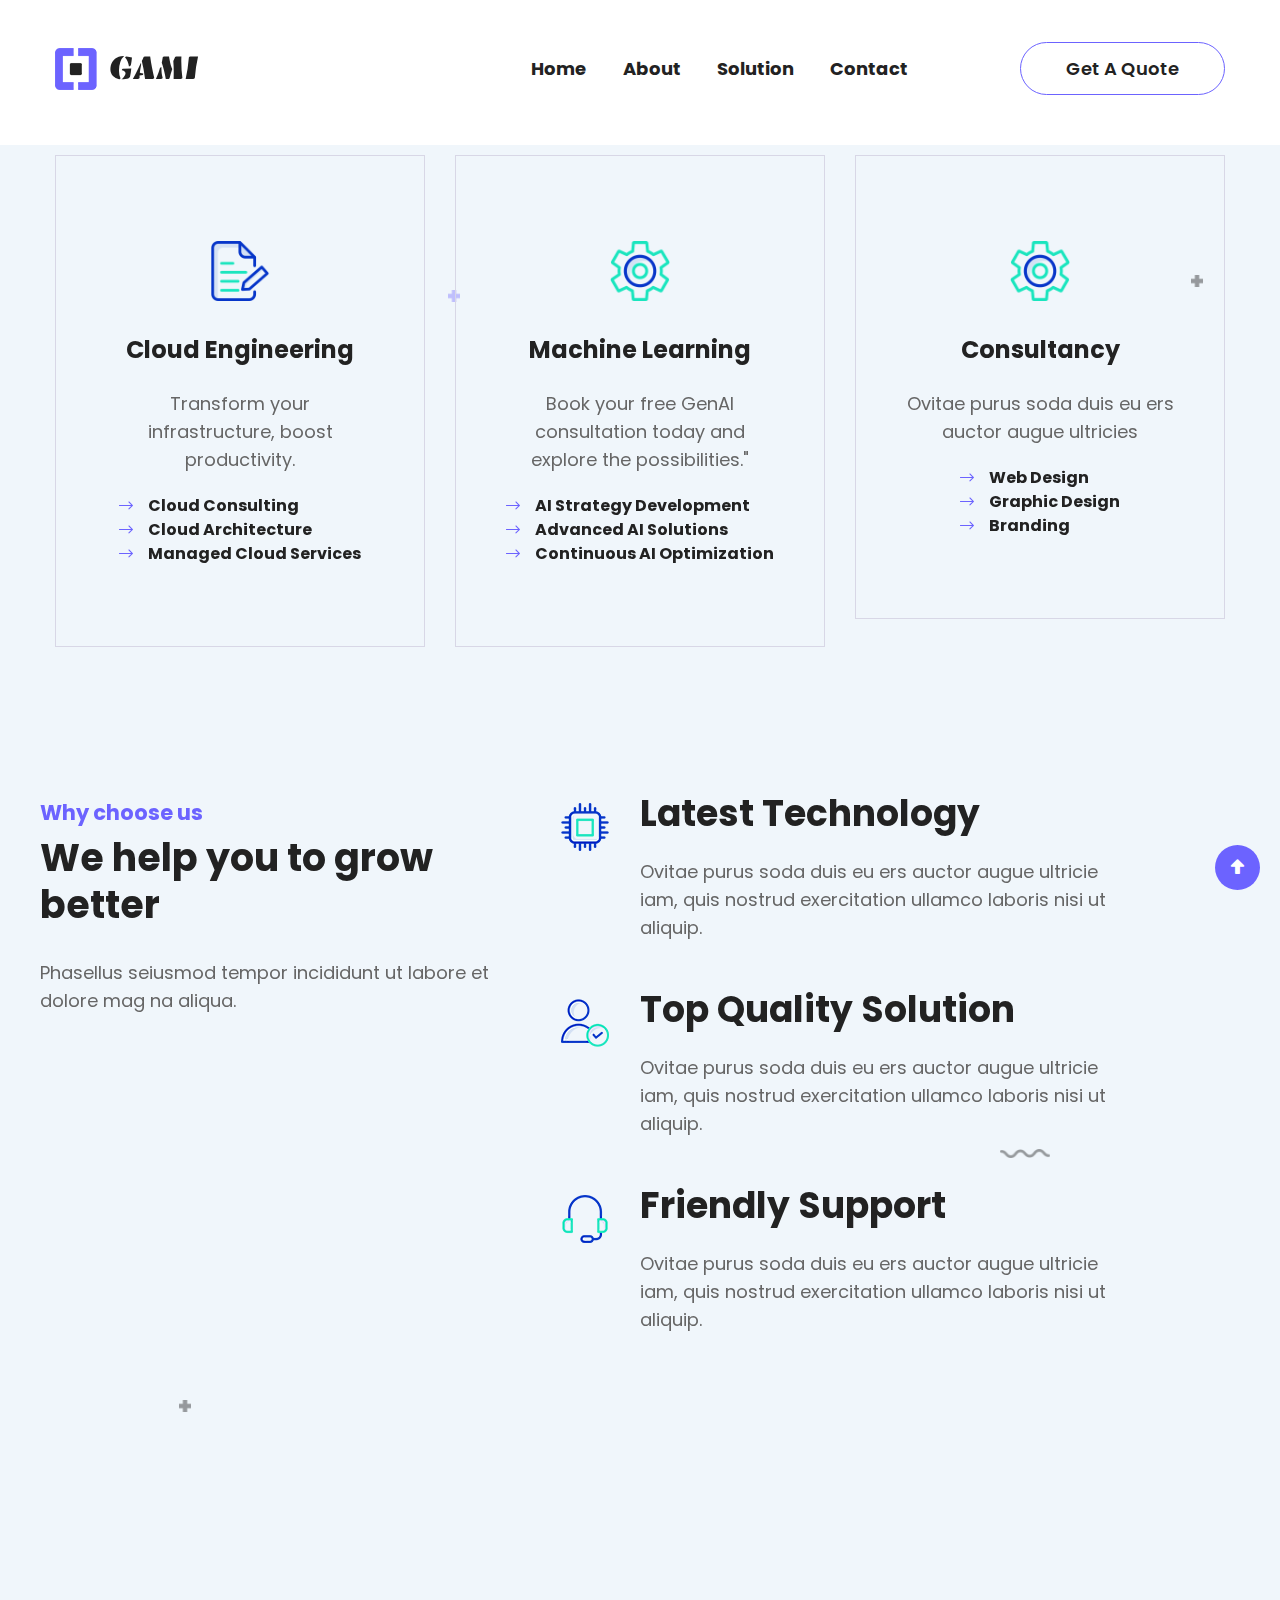
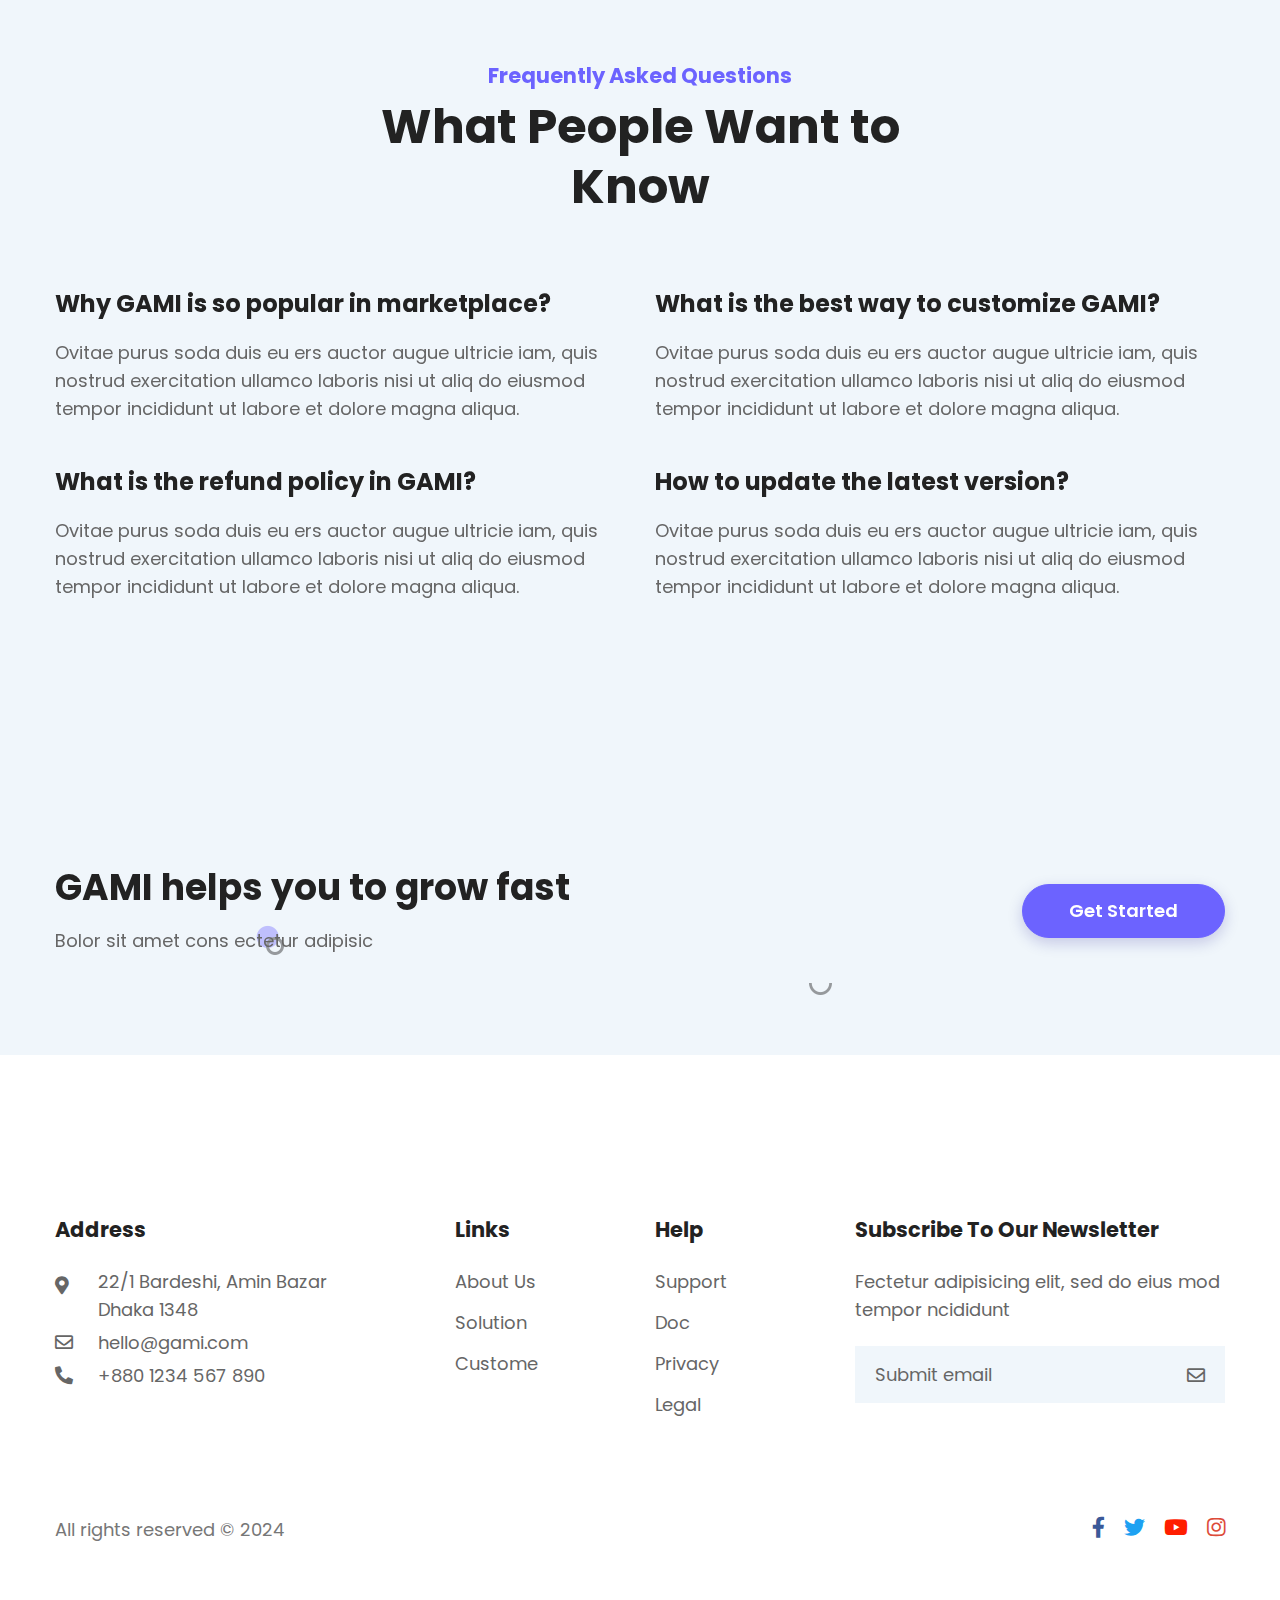
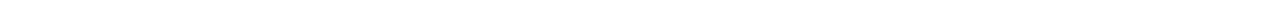
<file: Solution.html>
<!doctype html>
<html class="no-js" lang="zxx">
    <head>
        <meta charset="utf-8">
        <meta http-equiv="x-ua-compatible" content="ie=edge">
        <title>GAMI | Technology Solutions</title>
        <meta name="description" content="">
        <meta name="viewport" content="width=device-width, initial-scale=1">
        <!-- Place favicon.ico in the root directory -->
        <link rel="shortcut icon" href="images/logo/favicon.png" type="image/x-icon">

        <!-- All css here -->
        <link rel="stylesheet" href="css/bootstrap.min.css">
        <link rel="stylesheet" href="css/fontawesome-all.min.css">
        <link rel="stylesheet" href="css/flaticon.css">
        <link rel="stylesheet" href="css/aos.css">
        <link rel="stylesheet" href="css/animate.css">
        <link rel="stylesheet" href="css/slick.css">
        <link rel="stylesheet" href="css/jquery.fancybox.min.css">
        <link rel="stylesheet" href="css/meanmenu.css">
        <link rel="stylesheet" href="css/all-animations.css">
        <link rel="stylesheet" href="css/default.css">
        <link rel="stylesheet" href="css/style.css">
        <link rel="stylesheet" href="css/responsive.css">
    </head>
    <body>
        <!--[if lte IE 9]>
            <p class="browserupgrade">You are using an <strong>outdated</strong> browser. Please <a href="https://browsehappy.com/">upgrade your browser</a> to improve your experience and security.</p>
        <![endif]-->
        
        <!--  ====== preloader=============================================  -->
        <div id="preloader">
            <div id="loading">
                <div id="loading-center">
                    <div id="loading-center-absolute">
                        <div class="object" id="object_one"></div>
                        <div class="object" id="object_two"></div>
                        <div class="object" id="object_three"></div>
                    </div>
                </div>
            </div>
        </div><!-- /preloader -->
     
        <!--  ====== header-area-start=======================================  -->
        <header>
            <div id="header-sticky" class="transparent-header home6 header-area">
                <div class="header">
                    <div class="container">
                        <div class="row align-items-center justify-content-between position-relative">
                            <div class="col-xl-2 col-lg-2 col-md-3 col-sm-5 col-6">
                                <div class="logo">
                                    <a href="index.html" class="d-inline-block"><img src="images/logo/logo.png" alt="GAMI"></a>
                                </div>
                            </div><!-- /col -->
                            <div class="col-xl-7 col-lg-7 col-md-1 col-sm-1 col-1 d-none d-lg-flex justify-content-end position-static pr-0">
                                <div class="main-menu">
                                    <nav id="mobile-menu">
                                        <ul class="d-block">
                                            <li class="full-mega-menu-position"><a class="active" href="index.html">Home</a>
                                               
                                            </li>
                                            <li><a href="about-us.html">About</a></li>
                                            <li><a href="Solution.html">Solution</a>
                                                
                                            </li>
                                           
                                         
                                            <li><a href="contact-us.html">Contact</a>
                                            </li>
                                         </ul>
                                    </nav>
                                </div><!-- /main-menu -->
                            </div><!-- /col -->
                            <div class="col-xl-3  col-lg-3 col-md-6 col-sm-6 col-4">
                                <div class="header-right d-flex align-items-center justify-content-end">
                                    <div class="my-btn d-none d-md-block d-lg-none d-xl-block">
                                        <a href="contact-us.html" class="btn transparent-bg text-capitalize">Get A Quote</a>
                                    </div><!-- /my-btn -->
                                    <div class="d-block d-lg-none pl-20">
                                        <a class="mobile-menubar theme-color" href="javascript:void(0);"><i class="far fa-bars"></i></a>
                                    </div>
                                   <!-- <div class="mobile-menu"></div> -->
                                </div><!-- /header-right -->
                            </div><!-- /col -->
                        </div><!-- /row -->
                    </div><!-- /container -->
                </div>
            </div><!-- /header-bottom -->
        </header>
        <!--  header-area-end  -->


        <!--  ====== header extra info start================================== -->
        <!-- side-mobile-menu start -->

        <div class="side-mobile-menu white-bg pt-10 pb-30 pl-35 pr-30 pb-100">
            <div class="w-100">
                <div class="close-icon d-inline-block float-right clear-both mt-15 mb-10">
                    <a href="javascript:void(0);"><span class="icon-clear theme-color"><i class="fa fa-times"></i></span></a>
                </div>
            </div>

            <div class="side-menu-search header-search-content mt-100 pr-15">
                <form action="#" class="position-relative">
                    <input class="w-100 rounded-0 pb-2" type="text" placeholder="Type Keyword...">
                    <a class="position-absolute right-0 top-0 dark-black-color d-block" href="#"><i class="fas fa-search"></i></a>
                </form>
            </div>

            <div class="mobile-menu mt-10 w-100"></div>

            
            <ul class="social-link pt-50 clear-both">
                <li class="d-inline-block">
                    <a class="facebook-color text-center pr-15 d-inline-block transition-3" href="#"><i class="fab fa-facebook-f"></i></a>
                </li>
                <li class="d-inline-block">
                    <a class="twitter-color text-center pr-15 d-inline-block transition-3" href="#"><i class="fab fa-twitter"></i></a>
                </li>
                <li class="d-inline-block">
                    <a class="google-plus-color text-center pr-15 d-inline-block transition-3" href="#"><i class="fab fa-google-plus-g"></i></a>
                </li>
                <li class="d-inline-block">
                    <a class="linked-in-color text-center d-inline-block transition-3" href="#"><i class="fab fa-linkedin-in"></i></a>
                </li>
            </ul><!-- social-link -->

            <!-- mobile phone area -->
            <div class="mobile-phone-contact phone-contact mt-150 mb-25">
                <h6 class="f-700 mb-0">Call Us</h6>
                <a class="theme-color f-700" href="tell:+8801234567890">+8801234567890</a>
            </div><!-- /mobile phone area -->
            
            <!-- mobile subscribe area -->
            <div class="mobile-subscribe pb-125">
                <h6 class="f-700 mb-1">Subscribe to Our Newsletter</h6>
                <form action="#">
                    <div class="subscribe-info mt-10 position-relative">
                        <input class="sub-name form-control border-0 pl-20 pt-15 pb-15 pr-10 primary-bg secondary-color rounded-0" type="email" name="email" id="m-email" placeholder="Submit email">
                        <span class="secondary-color d-inline-block position-absolute pointer"><i class="far fa-envelope"></i></span>
                    </div>
                </form>
            </div><!-- /mobile subscribe area -->

        </div><!-- /side-mobile-menu -->
        <div class="body-overlay"></div>

        <!-- header-search-details start -->
        <div class="header-search-details text-center white-bg pt-55 pl-60 pr-60">
            <div class="close-icon float-right">
                <a href="javascript:void(0);" class="dark-black-color"><i class="fa fa-times"></i></a>
            </div>
            <div class="header-search-content container mt-100">
                <h3 class="f-700 pb-50">Search</h3>
                <form action="#" class="position-relative mt-200">
                    <input class="w-100 rounded-0 pb-20" type="text" placeholder="Type Keyword...">
                    <a class="position-absolute right-0 top-0 dark-black-color d-block" href="#"><i class="fas fa-search"></i></a>
                </form>
            </div>
        </div>
        <!-- header-search-details end -->
        <!-- header extra info end  -->
   

        <main>
            <!-- ======slider-area-start=========================================== -->
            <div class="slider-area position-relative primary-bg">
                <div id="scene" class="position-absolute w-100 h-100">
                    <img data-depth="0.20" class="shape page-shape-1 d-none d-lg-inline-block s-shape" src="images/slider/page-shape/page-shape1.png" alt="#">
                    <img data-depth="0.20" class="shape page-shape-2 d-none d-lg-inline-block s-shape" src="images/slider/page-shape/page-shape2.png" alt="#">
                    <img data-depth="0.20" class="shape page-shape-3 d-none d-lg-inline-block" src="images/slider/page-shape/page-shape3.png" alt="#">
                    <img data-depth="0.20" class="shape page-shape-4 d-none d-lg-inline-block" src="images/slider/page-shape/page-shape4.png" alt="#">
                    <img data-depth="0.20" class="shape page-shape-5 d-none d-lg-inline-block bounce-animate2" src="images/slider/page-shape/page-shape5.png" alt="#">
                    <img data-depth="0.20" class="shape page-shape-6 d-none d-lg-inline-block bounce-animate" src="images/slider/page-shape/page-shape6.png" alt="#">
                    <img data-depth="0.20" class="shape page-shape-7 d-none d-lg-inline-block s-shape" src="images/slider/page-shape/page-shape1.png" alt="#">
                </div>
               


            <!-- ====== Solution-area-start ==================================== -->
            <div class="Solution-area home4 Solution-page position-relative mt-145">
                <div class="container">
                    <div class="row Solution-wrapper mt-60 justify-content-center">
                        <div class="col-xl-4  col-lg-4  col-md-4  col-sm-10 col-12">
                            <div class="single-Solution-content transition3 mt-10 secondary-border01 pl-50 pt-85 pb-80 pr-50 mb-30 text-center">
                                <div class="ser-icon d-inline-block text-center mb-35 transition5">
                                    <img src="images/icon/writing-2.png" alt="image">
                                </div><!-- /ser-icon -->
                                <div class="Solution-text text-center">
                                    <h5 class="f-700 mb-25">Cloud Engineering</h5>
                                    <p>Transform your infrastructure, boost productivity.</p>
                                    
                                    <ul class="Solution-list d-inline-block mt-1">
                                        <li class="black-color f-700  d-flex justify-content-start align-items-center">
                                            <span class="d-inline-block pr-15 theme-color">
                                                <i class="fal fa-long-arrow-right"></i>
                                            </span>   
                                            <a class="black-color" href="Solution.html">Cloud Consulting</a>
                                        </li>
                                        <li class="black-color f-700  d-flex justify-content-start align-items-center">
                                            <span class="d-inline-block pr-15 theme-color">
                                                <i class="fal fa-long-arrow-right"></i>
                                            </span>  
                                            <a class="black-color" href="Solution.html">Cloud Architecture</a>
                                        </li>
                                        <li class="black-color f-700  d-flex justify-content-start align-items-center">
                                            <span class="d-inline-block pr-15 theme-color">
                                                <i class="fal fa-long-arrow-right"></i>
                                            </span>
                                            <a class="black-color" href="Solution.html">Managed Cloud Services</a>
                                        </li>
                                    </ul>
                                </div>
                            </div><!-- /single-Solution-content -->
                        </div><!-- /col -->
                        <div class="col-xl-4  col-lg-4  col-md-4  col-sm-10 col-12">
                            <div class="single-Solution-content transition3 mt-10 secondary-border01 pl-50 pt-85 pb-80 pr-50 mb-30 text-center">
                                <div class="ser-icon d-inline-block text-center mb-35 transition5">
                                    <img src="images/icon/gear-1.png" alt="image">
                                </div><!-- /ser-icon -->
                                <div class="Solution-text text-center">
                                    <h5 class="f-700 mb-25">Machine Learning</h5>
                                    <p>Book your free GenAI consultation today and explore the possibilities."</p>
                                    
                                    <ul class="Solution-list d-inline-block mt-1">
                                        <li class="black-color f-700  d-flex justify-content-start align-items-center">
                                            <span class="d-inline-block pr-15 theme-color">
                                                <i class="fal fa-long-arrow-right"></i>
                                            </span>   
                                            <a class="black-color" href="Solution.html">AI Strategy Development</a>
                                        </li>
                                        <li class="black-color f-700  d-flex justify-content-start align-items-center">
                                            <span class="d-inline-block pr-15 theme-color">
                                                <i class="fal fa-long-arrow-right"></i>
                                            </span>  
                                            <a class="black-color" href="Solution.html">Advanced AI Solutions</a>
                                        </li>
                                        <li class="black-color f-700  d-flex justify-content-start align-items-center">
                                            <span class="d-inline-block pr-15 theme-color">
                                                <i class="fal fa-long-arrow-right"></i>
                                            </span>
                                            <a class="black-color" href="Solution.html">Continuous AI Optimization</a>
                                        </li>
                                    </ul>
                                </div>
                            </div><!-- /single-Solution-content -->
                        </div><!-- /col -->
                        <div class="col-xl-4  col-lg-4  col-md-4  col-sm-10 col-12">
                            <div class="single-Solution-content transition3 mt-10 secondary-border01 pl-50 pt-85 pb-80 pr-50 mb-30 text-center">
                                <div class="ser-icon d-inline-block text-center mb-35 transition5">
                                    <img src="images/icon/gear-1.png" alt="image">
                                </div><!-- /ser-icon -->
                                <div class="Solution-text text-center">
                                    <h5 class="f-700 mb-25">Consultancy</h5>
                                    <p>Ovitae purus soda duis eu ers auctor augue ultricies</p>
                                    
                                    <ul class="Solution-list d-inline-block mt-1">
                                        <li class="black-color f-700  d-flex justify-content-start align-items-center">
                                            <span class="d-inline-block pr-15 theme-color">
                                                <i class="fal fa-long-arrow-right"></i>
                                            </span>   
                                            <a class="black-color" href="Solution.html">Web Design</a>
                                        </li>
                                        <li class="black-color f-700  d-flex justify-content-start align-items-center">
                                            <span class="d-inline-block pr-15 theme-color">
                                                <i class="fal fa-long-arrow-right"></i>
                                            </span>  
                                            <a class="black-color" href="Solution.html">Graphic Design</a>
                                        </li>
                                        <li class="black-color f-700  d-flex justify-content-start align-items-center">
                                            <span class="d-inline-block pr-15 theme-color">
                                                <i class="fal fa-long-arrow-right"></i>
                                            </span>
                                            <a class="black-color" href="Solution.html">Branding</a>
                                        </li>
                                    </ul>
                                </div>
                            </div><!-- /single-Solution-content -->
                        </div><!-- /col -->
                      
                    </div><!-- /row -->
                </div><!-- /container -->
            </div>
            <!-- Solution-area-end  -->




            <!-- ====== feature-area-start=========================================== -->
            <div class="feature-area feature-area4 home4 Solution-page pt-115 pb-150 position-relative">
                <div class="container">
                    <div class="row">
                        <div class="col-xl-5 col-lg-5 col-md-12 col-sm-12 col-12 pl-xl-0">
                            <div class="title mb-50">
                                <span class="theme-color f-700">Why choose us</span>
                                <h3 class="f-700 mb-30">We help you to grow better</h3>
                                <p class="pb-10">Phasellus seiusmod tempor incididunt ut labore et dolore mag na aliqua.</p>
                            </div><!-- /title -->
                        </div><!-- /col -->
                        <div class="col-xl-6  col-lg-7  col-md-12  col-sm-12 col-12">
                            <div class="Solution-content">
                                <ul class="Solution-text align-items-start">
                                    <li>
                                        <div class="single-Solution d-sm-flex mb-30">
                                            <div class="ser-icon d-inline-block text-center mr-25 mt-1">
                                                <span class="primary-bg text-white d-block">
                                                    <img src="images/icon/cup-icon.png" alt="image">
                                                </span>
                                            </div><!-- /ser-icon -->
                                         <div class="Solution-text">
                                            <h4 class="f-700 pb-15">Latest Technology</h4>
                                            <p>Ovitae purus soda duis eu ers auctor augue ultricie iam, quis nostrud exercitation ullamco laboris nisi ut aliquip.</p>
                                         </div>
                                        </div><!-- /single-Solution -->
                                    </li>
                                    <li>
                                        <div class="single-Solution d-sm-flex mb-30">
                                            <div class="ser-icon d-inline-block text-center mr-25 mt-1">
                                                <span class="primary-bg text-white d-block">
                                                    <img src="images/icon/user-icon.png" alt="image">
                                                </span>
                                            </div><!-- /ser-icon -->
                                         <div class="Solution-text">
                                            <h4 class="f-700 pb-15">Top Quality Solution</h4>
                                            <p>Ovitae purus soda duis eu ers auctor augue ultricie iam, quis nostrud exercitation ullamco laboris nisi ut aliquip.</p>
                                         </div>
                                        </div><!-- /single-Solution -->
                                    </li>
                                    <li>
                                        <div class="single-Solution  d-sm-flex">
                                            <div class="ser-icon d-inline-block text-center mr-25 mt-1">
                                                <span class="primary-bg text-white d-block">
                                                    <img src="images/icon/headphones-icon.png" alt="image">
                                                </span>
                                            </div><!-- /ser-icon -->
                                         <div class="Solution-text">
                                            <h4 class="f-700 pb-15">Friendly Support</h4>
                                            <p>Ovitae purus soda duis eu ers auctor augue ultricie iam, quis nostrud exercitation ullamco laboris nisi ut aliquip.</p>
                                         </div>
                                        </div><!-- /single-Solution -->
                                    </li>
                                </ul>
                            </div><!-- /Solution-content -->
                        </div><!-- /col -->
                    </div><!-- /row -->
                </div><!-- /container -->
            </div>
            <!-- feature-area-end -->

            
            <!-- ====== faq-area-start============================================ -->
            <div class="faq-Solution-page-area primary-bg pt-155 pb-120 over-hidden">
                <div class="container">
                    <div class="row align-items-center justify-content-lg-center">
                        <div class="col-xl-6  col-lg-9  col-md-8  col-sm-12 col-12">
                            <div class="title text-lg-center">
                                <span class="theme-color f-700">Frequently Asked Questions</span>
                                <h3 class="f-700 pb-30">What People Want to Know</h3>
                            </div><!-- /title -->
                        </div><!-- /col -->
                    </div><!-- /row -->
                    <div class="row faq-wrapper mt-35">
                        <div class="col-xl-6 col-lg-6 col-md-12 col-sm-12 col-12">
                            <div class="single-faq mb-45">
                                <h5 class="f-700 mb-20">Why GAMI is so popular in marketplace?</h5>
                                <p>Ovitae purus soda duis eu ers auctor augue ultricie iam, quis nostrud exercitation ullamco laboris nisi ut aliq do eiusmod tempor incididunt ut labore et dolore magna aliqua.</p>
                            </div>
                        </div><!-- /col -->
                        <div class="col-xl-6 col-lg-6 col-md-12 col-sm-12 col-12">
                            <div class="single-faq mb-45">
                                <h5 class="f-700 mb-20">What is the best way to customize GAMI?</h5>
                                <p>Ovitae purus soda duis eu ers auctor augue ultricie iam, quis nostrud exercitation ullamco laboris nisi ut aliq do eiusmod tempor incididunt ut labore et dolore magna aliqua.</p>
                            </div>
                        </div><!-- /col -->
                        <div class="col-xl-6 col-lg-6 col-md-12 col-sm-12 col-12">
                            <div class="single-faq mb-45">
                                <h5 class="f-700 mb-20">What is the refund policy in GAMI?</h5>
                                <p>Ovitae purus soda duis eu ers auctor augue ultricie iam, quis nostrud exercitation ullamco laboris nisi ut aliq do eiusmod tempor incididunt ut labore et dolore magna aliqua.</p>
                            </div>
                        </div><!-- /col -->
                        <div class="col-xl-6 col-lg-6 col-md-12 col-sm-12 col-12">
                            <div class="single-faq mb-45">
                                <h5 class="f-700 mb-20">How to update the latest version?</h5>
                                <p>Ovitae purus soda duis eu ers auctor augue ultricie iam, quis nostrud exercitation ullamco laboris nisi ut aliq do eiusmod tempor incididunt ut labore et dolore magna aliqua.</p>
                            </div>
                        </div><!-- /col -->
                    </div><!-- /row -->
                </div><!-- /container -->
            </div>
            <!-- faq-area-end -->


            <!-- ====== banner-area-start ========================================= -->
            <div class="banner-area Solution-page primary-bg">
                <div class="container">
                    <div class="banner-wrapper pt-100 pb-100 transition3">
                        <div class="row align-items-center justify-content-between">
                            <div class="col-xl-9 col-lg-9  col-md-12 col-sm-12 col-12">
                                <div class="banner-content">
                                    <h4 class="f-700 mb-18">GAMI helps you to grow fast</h4>
                                    <p class="mb-0">Bolor sit amet cons ectetur adipisic</p>
                                </div><!-- /work-banner-content -->
                            </div><!-- /col -->
                            <div class="col-xl-3 col-lg-3  col-md-12 col-sm-12 col-12">
                                <div class="banner-btn float-left float-lg-right">
                                    <div class="my-btn">
                                        <a href="Solution.html" class="btn theme-bg text-capitalize f-18 f-700">Get Started</a>
                                    </div><!-- /my-btn -->
                                </div><!-- /work-banner-content -->
                            </div><!-- /col -->
                        </div><!-- /row -->
                    </div><!-- /banner-wrapper -->
                </div><!-- /container -->
            </div>
            <!-- banner-area-end  -->


        </main>
          
        <!-- ====== footer-area-start ============================================ -->
        <footer> 
            <div class="footer-area home5 home7 Solution-page pt-135">
                <div class="footer-top pb-30">
                    <div class="container">
                        <div class="row">
                            <div class="col-xl-4  col-lg-4  col-md-6  col-sm-12 col-12 pr-xl-0">
                                <div class="footer-widget f-adress pb-40 mt-25">
                                    <h6 class="text-capitalize f-700 mb-22">Address</h6>
                                    <ul class="footer-address">
                                        <li class="d-flex align-items-start">
                                            <span class="f-icon mr-25 mt-1"><i class="fas fa-map-marker-alt"></i></span> 
                                            <div class="">
                                                22/1 Bardeshi, Amin Bazar <br>Dhaka 1348 <br>
                                            </div>  
                                        </li>
                                        <li>
                                            <span class="f-icon mr-20 mt-1"><i class="far fa-envelope"></i></span>
                                            hello@gami.com
                                        </li>
                                        <li>
                                            <span class="f-icon mr-20 mt-2"><i class="fas fa-phone-alt"></i></span>
                                            +880 1234 567 890
                                            
                                        </li>
                                    </ul>
                                </div>
                            </div><!-- /col -->
                            <div class="col-xl-2  col-lg-2  col-md-3  col-sm-6 col-12">
                                <div class="footer-widget f-info pb-30 ml-40 pr-20 mt-25">
                                    <h6 class="text-capitalize f-700 mb-22">Links</h6>
                                    <ul class="footer-info">
                                        <li>
                                            <a href="about-us.html" class="position-relative d-inline-block mb-2">About Us</a>
                                        </li>
                                        <li>
                                            <a href="about-us.html" class="position-relative d-inline-block mb-2">Solution</a>
                                        </li>
                                        <li>
                                            <a href="about-us.html" class="position-relative d-inline-block mb-2">Custome</a>
                                        </li>
                                    </ul>
                                </div>
                            </div><!-- /col -->
                            <div class="col-xl-2  col-lg-2  col-md-3  col-sm-6 col-12">
                                <div class="footer-widget f-info pb-30 ml-40 pr-20 mt-25">
                                    <h6 class="text-capitalize f-700 mb-22">Help</h6>
                                    <ul class="footer-info">
                                        <li>
                                            <a href="about-us.html" class="position-relative d-inline-block mb-2">Support</a>
                                        </li>
                                        <li>
                                            <a href="about-us.html" class="position-relative d-inline-block mb-2">Doc</a>
                                        </li>
                                        <li>
                                            <a href="about-us.html" class="position-relative d-inline-block mb-2">Privacy</a>
                                        </li>
                                        <li>
                                            <a href="about-us.html" class="position-relative d-inline-block mb-2">Legal</a>
                                        </li>
                                    </ul>
                                </div>
                            </div><!-- /col -->
                            <div class="col-xl-4  col-lg-4  col-md-12  col-sm-12 col-12">
                                <div class="footer-widget f-subscriber-area pb-30 mt-25">
                                    <h6 class="text-capitalize f-700 mb-22">Subscribe to our Newsletter</h6>
                                    <div class="footer-subscribe">
                                        <p>Fectetur adipisicing elit, sed do eius mod tempor ncididunt</p>
                                        <form action="#">
                                            <div class="subscribe-info mt-22 position-relative">
                                                <input class="sub-name form-control border-0 pl-20 pt-15 pb-15 pr-10 primary-bg secondary-color rounded-0" type="email" name="email" id="email" placeholder="Submit email">
                                                <span class="secondary-color d-inline-block position-absolute pointer"><i class="far fa-envelope"></i></span>
                                            </div>
                                        </form>
                                    </div>
                                </div>
                            </div><!-- /col -->
                        </div><!-- /row -->
                    </div><!-- /container -->
                </div>
                <div class="footer-bottom">
                    <div class="container">
                        <div class="copyright-area pb-50">
                            <div class="row align-items-center justify-content-between">
                                <div class="col-xl-6  col-lg-6  col-md-6  col-sm-12 col-12">
                                    <div class="copyright-text text-center text-md-left mt-20 mb-20">
                                        <p class="mb-0 secondary-color2">All rights reserved 
                                              ©  2024
                                        </p>
                                    </div>
                                </div><!-- /col -->
                                <div class="col-xl-6  col-lg-6  col-md-6  col-sm-12 col-12 ">
                                    <ul class="social-link text-center text-md-right mt-20 mb-20">
                                        <li class="d-inline-block">
                                            <a class="facebook-color text-center pr-15 d-inline-block transition-3" href="#"><i class="fab fa-facebook-f"></i></a>
                                        </li>
                                        <li class="d-inline-block">
                                            <a class="twitter-color text-center pr-15 d-inline-block transition-3" href="#"><i class="fab fa-twitter"></i></a>
                                        </li>
                                        <li class="d-inline-block">
                                            <a class="youtube-color text-center pr-15 d-inline-block transition-3" href="#"><i class="fab fa-youtube"></i></a>
                                        </li>
                                        <li class="d-inline-block">
                                            <a class="instagram-color text-center d-inline-block transition-3" href="#"><i class="fab fa-instagram"></i></a>
                                        </li>
                                    </ul><!-- social-link -->
                                </div><!-- /col -->
                            </div>
                        </div><!-- /copyright-area -->
                    </div><!-- /container -->
                </div>
            </div>
        </footer>

        <!-- back top -->
        <div id="scroll" class="scroll-up position-relative z-index11">
            <div class="top text-center"><span class="white-color theme-bg"><i class="fa fa-arrow-alt-up"></i></span></div>
        </div>

        <!-- All js here -->
        <script src="js/vendor/modernizr-3.5.0.min.js"></script>
        <script src="js/vendor/jquery-1.12.4.min.js"></script>
        <script src="js/popper.min.js"></script>
        <script src="js/bootstrap.min.js"></script>
        <script src="js/parallax.js"></script>
        <script src="js/isotope.pkgd.min.js"></script>
        <script src="js/tilt.jquery.min.js"></script>
        <script src="js/image-loaded.min.js"></script>
        <script src="js/jquery.fancybox.min.js"></script>
        <script src="js/waypoint.js"></script>
        <script src="js/counterup-min.js"></script>
        <script src="js/slick.min.js"></script>
        <script src="js/aos.js"></script>
        <script src="js/plugins.js"></script>
        <script src="js/jquery.meanmenu.min.js"></script>
        <script src="js/main.js"></script>
    </body>
</html>
</file>
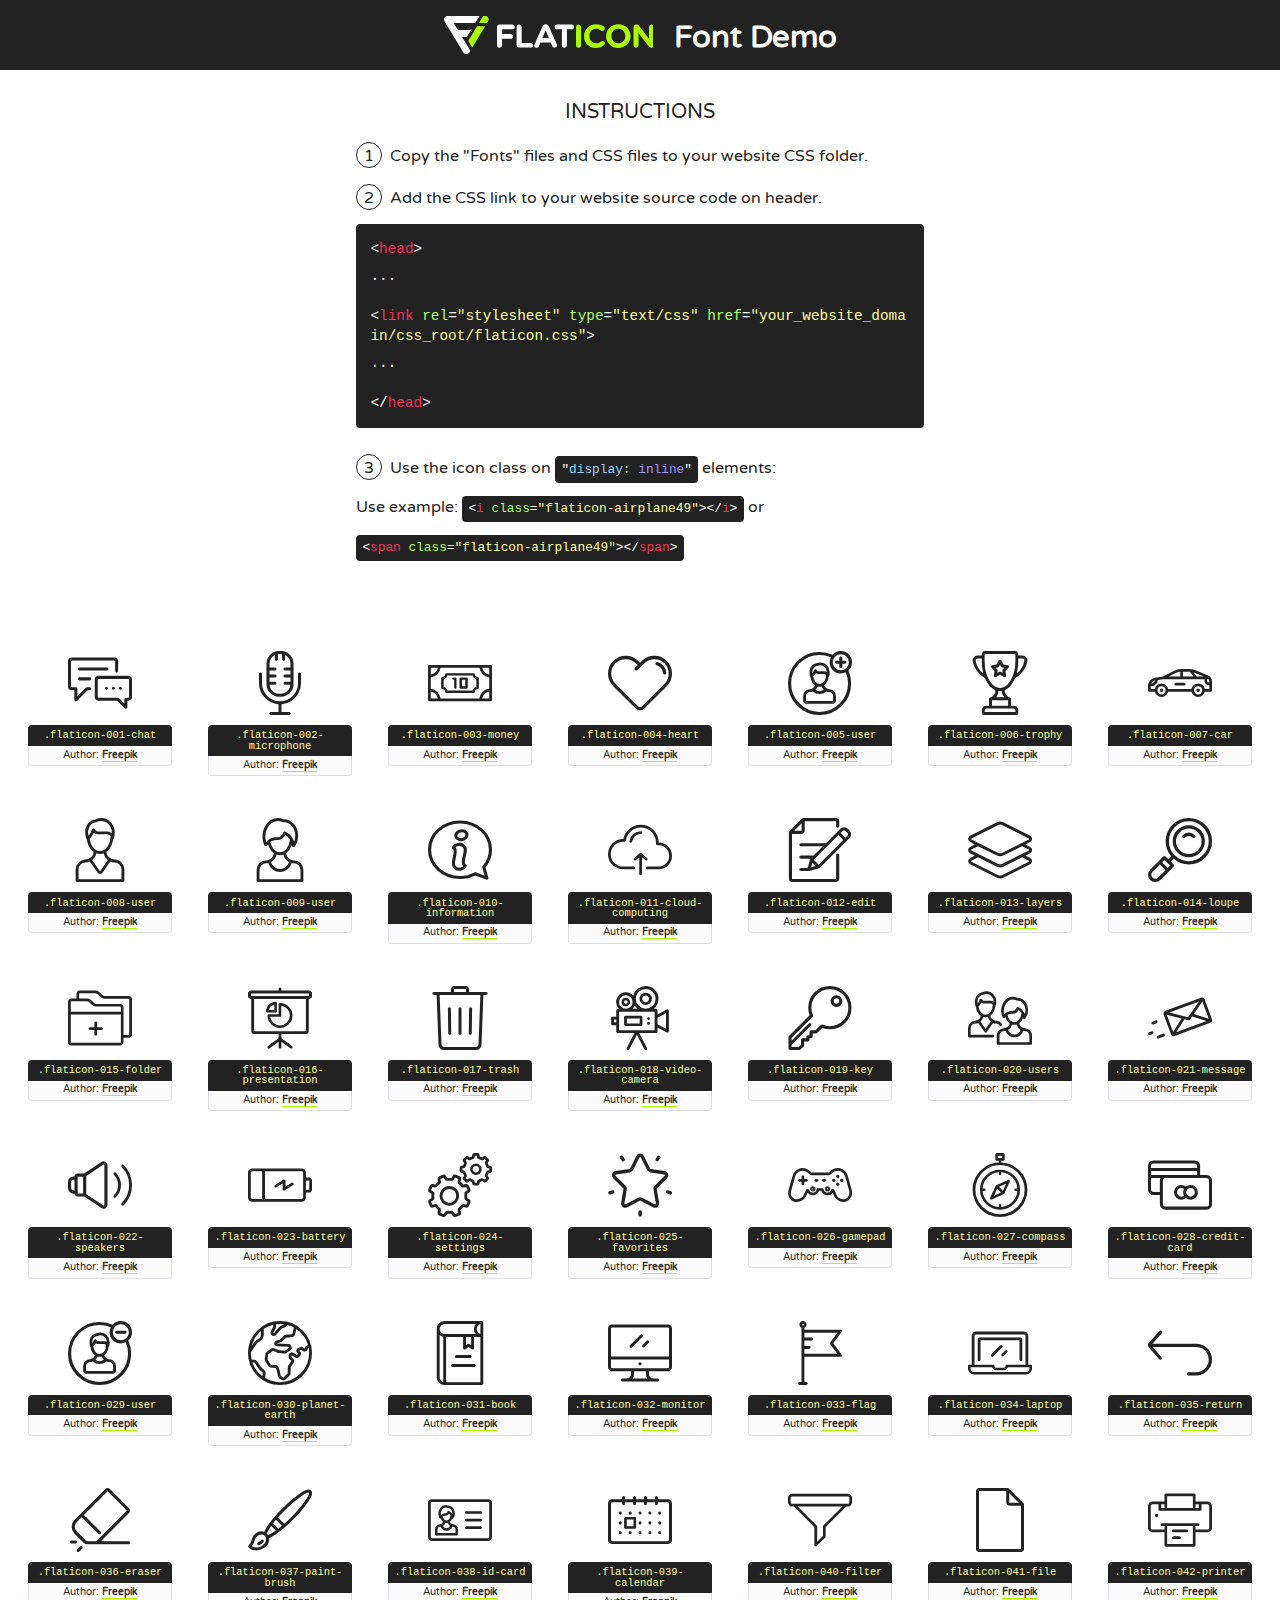
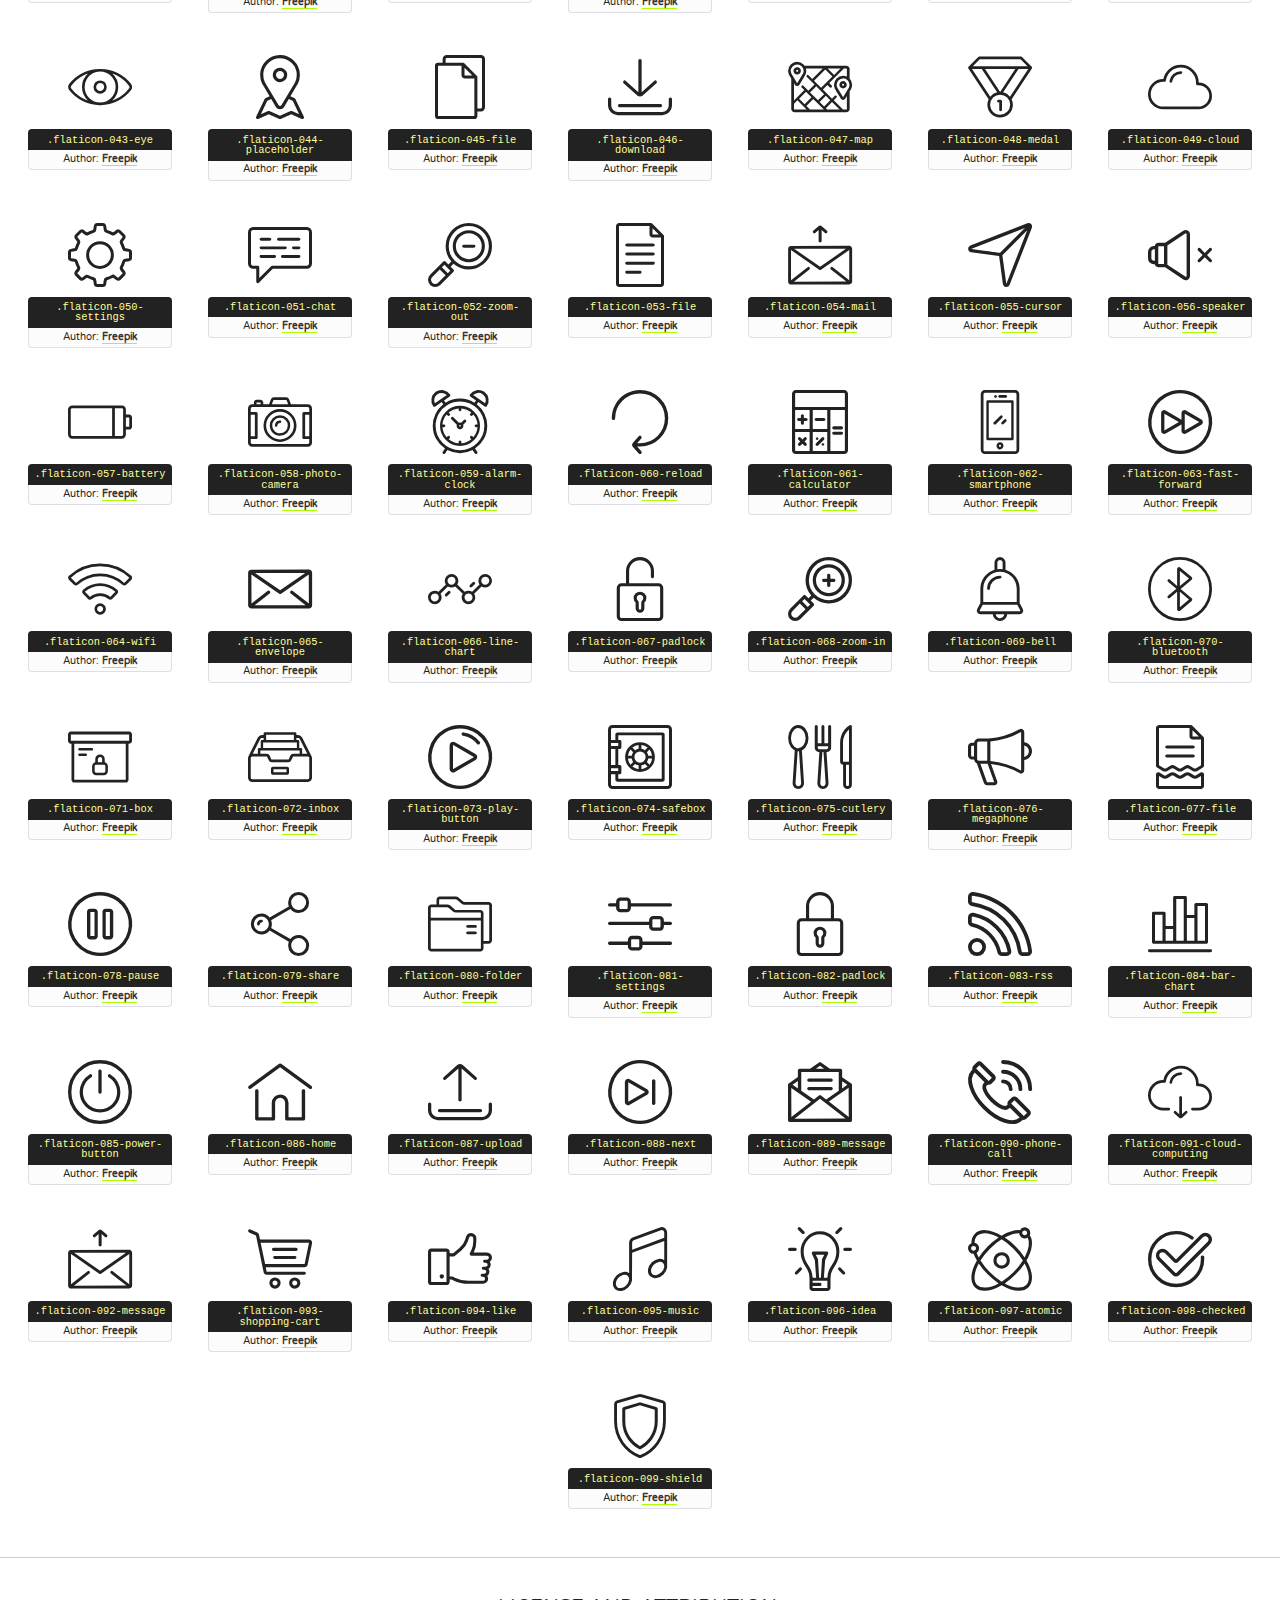
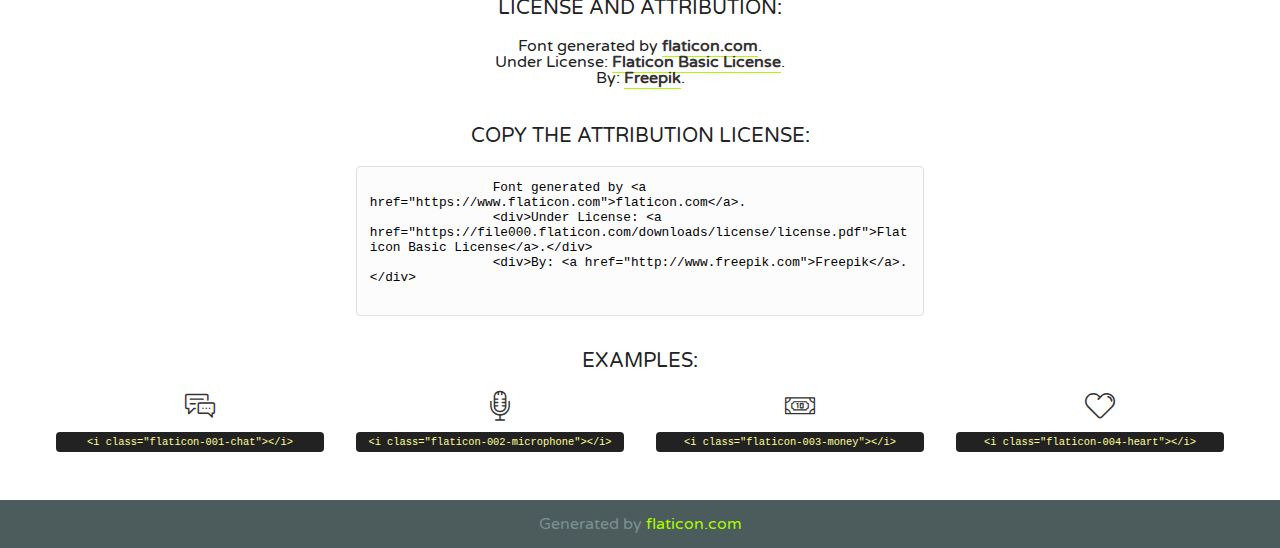
<file: fonts/flaticon-font/flaticon.html>
<!DOCTYPE html>
<!--
  Flaticon icon font: Flaticon
  Creation date: 14/10/2020 13:03
-->
<html>
    <!DOCTYPE html>

    <head>
        <title>Flaticon WebFont</title>
        <link href="http://fonts.googleapis.com/css?family=Varela+Round" rel="stylesheet" type="text/css" />
        <link rel="stylesheet" type="text/css" href="flaticon.css">
        <meta charset="UTF-8">
        <style>
            html, body, div, span, applet, object, iframe,
            h1, h2, h3, h4, h5, h6, p, blockquote, pre,
            a, abbr, acronym, address, big, cite, code,
            del, dfn, em, img, ins, kbd, q, s, samp,
            small, strike, strong, sub, sup, tt, var,
            b, u, i, center,
            dl, dt, dd, ol, ul, li,
            fieldset, form, label, legend,
            table, caption, tbody, tfoot, thead, tr, th, td,
            article, aside, canvas, details, embed,
            figure, figcaption, footer, header, hgroup,
            menu, nav, output, ruby, section, summary,
            time, mark, audio, video {
                margin: 0;
                padding: 0;
                border: 0;
                font-size: 100%;
                font: inherit;
                vertical-align: baseline;
            }
            /* HTML5 display-role reset for older browsers */
            article, aside, details, figcaption, figure,
            footer, header, hgroup, menu, nav, section {
                display: block;
            }
            body {
                line-height: 1;
            }
            ol, ul {
                list-style: none;
            }
            blockquote, q {
                quotes: none;
            }
            blockquote:before, blockquote:after,
            q:before, q:after {
                content: '';
                content: none;
            }
            table {
                border-collapse: collapse;
                border-spacing: 0;
            }
            body {
                font-family: 'Varela Round', Helvetica, Arial, sans-serif;
                font-size: 16px;
                color: #222;
            }
            a {
                color: #333;
                border-bottom: 1px solid #a9fd00;
                font-weight: bold;
                text-decoration: none;
            }
            * {
                -moz-box-sizing: border-box;
                -webkit-box-sizing: border-box;
                box-sizing: border-box;
                margin: 0;
                padding: 0;
            }
            [class^="flaticon-"]:before, [class*=" flaticon-"]:before, [class^="flaticon-"]:after, [class*=" flaticon-"]:after {
                font-family: Flaticon;
                font-size: 30px;
                font-style: normal;
                margin-left: 20px;
                color: #333;
            }
            .wrapper {
                max-width: 600px;
                margin: auto;
                padding: 0 1em;
            }
            .title {
                font-size: 1.25em;
                text-align: center;
                margin-bottom: 1em;
                text-transform: uppercase;
            }
            header {
                text-align: center;
                background-color: #222;
                color: #fff;
                padding: 1em;
            }
            header .logo {
                width: 210px;
                height: 38px;
                display: inline-block;
                vertical-align: middle;
                margin-right: 1em;
                border: none;
            }
            header strong {
                font-size: 1.95em;
                font-weight: bold;
                vertical-align: middle;
                margin-top: 5px;
                display: inline-block;
            }
            .demo {
                margin: 2em auto;
                line-height: 1.25em;
            }
            .demo ul li {
                margin-bottom: 1em;
            }
            .demo ul li .num {
                color: #222;
                border-radius: 20px;
                display: inline-block;
                width: 26px;
                padding: 3px;
                height: 26px;
                text-align: center;
                margin-right: 0.5em;
                border: 1px solid #222;
            }
            .demo ul li code {
                background-color: #222;
                border-radius: 4px;
                padding: 0.25em 0.5em;
                display: inline-block;
                color: #fff;
                font-family: Consolas,Monaco,Lucida Console,Liberation Mono,DejaVu Sans Mono,Bitstream Vera Sans Mono,Courier New, monospace;
                font-weight: lighter;
                margin-top: 1em;
                font-size: 0.8em;
                word-break: break-all;
            }
            .demo ul li code.big {
                padding: 1em;
                font-size: 0.9em;
            }
            .demo ul li code .red {
                color: #EF3159;
            }
            .demo ul li code .green {
                color: #ACFF65;
            }
            .demo ul li code .yellow {
                color: #FFFF99;
            }
            .demo ul li code .blue {
                color: #99D3FF;
            }
            .demo ul li code .purple {
                color: #A295FF;
            }
            .demo ul li code .dots {
                margin-top: 0.5em;
                display: block;
            }
            #glyphs {
                border-bottom: 1px solid #ccc;
                padding: 2em 0;
                text-align: center;
            }
            .glyph {
                display: inline-block;
                width: 9em;
                margin: 1em;
                text-align: center;
                vertical-align: top;
                background: #FFF;
            }
            .glyph .glyph-icon {
                padding: 10px;
                display: block;
                font-family:"Flaticon";
                font-size: 64px;
                line-height: 1;
            }
            .glyph .glyph-icon:before {
                font-size: 64px;
                color: #222;
                margin-left: 0;
            }
            .class-name {
                font-size: 0.65em;
                background-color: #222;
                color: #fff;
                border-radius: 4px 4px 0 0;
                padding: 0.5em;
                color: #FFFF99;
                font-family: Consolas,Monaco,Lucida Console,Liberation Mono,DejaVu Sans Mono,Bitstream Vera Sans Mono,Courier New, monospace;
            }
            .author-name {
                font-size: 0.6em;
                background-color: #fcfcfd;
                border: 1px solid #DEDEE4;
                border-top: 0;
                border-radius: 0 0 4px 4px;
                padding: 0.5em;
            }
            .class-name:last-child {
                font-size: 10px;
                color:#888;
            }
            .class-name:last-child a {
                font-size: 10px;
                color:#555;
            }
            .class-name:last-child a:hover {
                color:#a9fd00;
            }
            .glyph > input {
                display: block;
                width: 100px;
                margin: 5px auto;
                text-align: center;
                font-size: 12px;
                cursor: text;
            }
            .glyph > input.icon-input {
                font-family:"Flaticon";
                font-size: 16px;
                margin-bottom: 10px;
            }
            .attribution .title {
                margin-top: 2em;
            }
            .attribution textarea {
                background-color: #fcfcfd;
                padding: 1em;
                border: none;
                box-shadow: none;
                border: 1px solid #DEDEE4;
                border-radius: 4px;
                resize: none;
                width: 100%;
                height: 150px;
                font-size: 0.8em;
                font-family: Consolas,Monaco,Lucida Console,Liberation Mono,DejaVu Sans Mono,Bitstream Vera Sans Mono,Courier New, monospace;
                -webkit-appearance: none;
            }
            .iconsuse {
                margin: 2em auto;
                text-align: center;
                max-width: 1200px;
            }
            .iconsuse:after {
                content: '';
                display: table;
                clear: both;
            }
            .iconsuse .image {
                float: left;
                width: 25%;
                padding: 0 1em;
            }
            .iconsuse .image p {
                margin-bottom: 1em;
            }
            .iconsuse .image span {
                display: block;
                font-size: 0.65em;
                background-color: #222;
                color: #fff;
                border-radius: 4px;
                padding: 0.5em;
                color: #FFFF99;
                margin-top: 1em;
                font-family: Consolas,Monaco,Lucida Console,Liberation Mono,DejaVu Sans Mono,Bitstream Vera Sans Mono,Courier New, monospace;
            }
            #footer {
                text-align: center;
                background-color: #4C5B5C;
                color: #7c9192;
                padding: 1em;
            }
            #footer a {
                border: none;
                color: #a9fd00;
                font-weight: normal;
            }
            @media (max-width: 960px) {
                .iconsuse .image {
                    width: 50%;
                }
            }
            @media (max-width: 560px) {
                .iconsuse .image {
                    width: 100%;
                }
            }
            .attrDiv {

            }
        </style>
        <link rel="stylesheet" href="flaticon.css">
    </head>

    <body class="characters-off">
        <header>
            <a href="https://www.flaticon.com" target="_blank" class="logo">
                <svg version="1.1" xmlns="http://www.w3.org/2000/svg" xmlns:xlink="http://www.w3.org/1999/xlink" xmlns:a="http://ns.adobe.com/AdobeSVGViewerExtensions/3.0/" viewBox="0 0 560.875 102.036" enable-background="new 0 0 560.875 102.036" xml:space="preserve">
                        <defs>
                        </defs>
                        <g>
                            <g class="letters">
                                <path fill="#ffffff" d="M141.596,29.675c0-3.777,2.985-6.767,6.764-6.767h34.438c3.426,0,6.15,2.728,6.15,6.15
                                c0,3.43-2.724,6.149-6.15,6.149h-27.674v13.091h23.719c3.429,0,6.151,2.724,6.151,6.15c0,3.43-2.723,6.149-6.151,6.149h-23.719
                                v17.574c0,3.773-2.986,6.761-6.764,6.761c-3.779,0-6.764-2.989-6.764-6.761V29.675z"></path>
                                <path fill="#ffffff" d="M193.844,29.149c0-3.781,2.985-6.767,6.764-6.767c3.776,0,6.763,2.985,6.763,6.767v42.957h25.039
                                c3.426,0,6.149,2.726,6.149,6.153c0,3.425-2.723,6.15-6.149,6.15h-31.802c-3.779,0-6.764-2.986-6.764-6.768V29.149z"></path>
                                <path fill="#ffffff" d="M241.891,75.71l21.438-48.407c1.492-3.341,4.215-5.357,7.906-5.357h0.792
                                c3.686,0,6.323,2.017,7.815,5.357l21.439,48.407c0.436,0.967,0.701,1.845,0.701,2.723c0,3.602-2.809,6.501-6.414,6.501
                                c-3.161,0-5.269-1.845-6.499-4.655l-4.132-9.661h-27.059l-4.301,10.102c-1.144,2.631-3.426,4.214-6.237,4.214
                                c-3.517,0-6.24-2.81-6.24-6.325C241.1,77.64,241.451,76.677,241.891,75.71z M279.932,58.666l-8.521-20.297l-8.526,20.297H279.932
                                z"></path>
                                <path fill="#ffffff" d="M314.864,35.387H301.86c-3.429,0-6.239-2.813-6.239-6.238c0-3.429,2.811-6.24,6.239-6.24h39.533
                                c3.426,0,6.237,2.811,6.237,6.24c0,3.425-2.811,6.238-6.237,6.238h-13.001v42.785c0,3.773-2.99,6.761-6.764,6.761
                                c-3.779,0-6.764-2.989-6.764-6.761V35.387z"></path>
                                <path fill="#A9FD00" d="M352.615,29.149c0-3.781,2.985-6.767,6.767-6.767c3.774,0,6.761,2.985,6.761,6.767v49.024
                                c0,3.773-2.987,6.761-6.761,6.761c-3.781,0-6.767-2.989-6.767-6.761V29.149z"></path>
                                <path fill="#A9FD00" d="M374.132,53.836v-0.179c0-17.481,13.178-31.801,32.065-31.801c9.22,0,15.459,2.458,20.557,6.238
                                c1.402,1.054,2.637,2.985,2.637,5.357c0,3.692-2.985,6.59-6.681,6.59c-1.845,0-3.071-0.702-4.044-1.319
                                c-3.776-2.813-7.729-4.393-12.562-4.393c-10.364,0-17.831,8.611-17.831,19.154v0.173c0,10.542,7.291,19.329,17.831,19.329
                                c5.715,0,9.492-1.756,13.359-4.834c1.049-0.874,2.458-1.491,4.039-1.491c3.429,0,6.325,2.813,6.325,6.236
                                c0,2.106-1.056,3.78-2.282,4.834c-5.539,4.834-12.036,7.733-21.878,7.733C387.572,85.464,374.132,71.493,374.132,53.836z"></path>
                                <path fill="#A9FD00" d="M433.009,53.836v-0.179c0-17.481,13.79-31.801,32.766-31.801c18.981,0,32.592,14.143,32.592,31.628v0.173
                                c0,17.483-13.785,31.807-32.769,31.807C446.625,85.464,433.009,71.32,433.009,53.836z M484.224,53.836v-0.179
                                c0-10.539-7.725-19.326-18.626-19.326c-10.893,0-18.449,8.611-18.449,19.154v0.173c0,10.542,7.73,19.329,18.626,19.329
                                C476.676,72.986,484.224,64.378,484.224,53.836z"></path>
                                <path fill="#A9FD00" d="M506.233,29.321c0-3.774,2.99-6.763,6.767-6.763h1.401c3.252,0,5.183,1.583,7.029,3.953l26.093,34.265
                                V29.059c0-3.692,2.99-6.677,6.681-6.677c3.683,0,6.671,2.985,6.671,6.677v48.934c0,3.78-2.987,6.765-6.764,6.765h-0.436
                                c-3.257,0-5.188-1.581-7.034-3.953l-27.056-35.492v32.944c0,3.687-2.985,6.676-6.678,6.676c-3.683,0-6.673-2.989-6.673-6.676
                                V29.321z"></path>
                            </g>
                            <g class="insignia">
                                <path fill="#ffffff" d="M48.372,56.137h12.517l11.156-18.537H37.186L25.688,18.539h57.825L94.668,0H9.271
                                C5.925,0,2.842,1.801,1.198,4.716c-1.644,2.907-1.593,6.482,0.134,9.343l50.38,83.501c1.678,2.781,4.689,4.476,7.938,4.476
                                c3.246,0,6.257-1.695,7.935-4.476l2.898-4.804L48.372,56.137z"></path>
                                <g class="i">
                                    <path fill="#A9FD00" d="M93.575,18.539h0.031v0.004l21.652,0.004l2.705-4.488c1.727-2.861,1.778-6.436,0.133-9.343
                                    C116.454,1.801,113.371,0,110.026,0h-5.294L93.575,18.539z"></path>
                                    <polygon fill="#A9FD00" points="88.291,27.356 64.725,66.486 75.519,84.404 109.942,27.356"></polygon>
                                </g>
                            </g>
                        </g>
                    </svg>
            </a>
            <strong>Font Demo</strong>
        </header>

        <section class="demo wrapper">
            <p class="title">Instructions</p>
            <ul>
                <li>
                    <span class="num">1</span>Copy the "Fonts" files and CSS files to your website CSS folder.
                </li>
                <li>
                    <span class="num">2</span>Add the CSS link to your website source code on header.
                    <code class="big">
                        &lt;<span class="red">head</span>&gt;
                        <br/><span class="dots">...</span>
                        <br/>&lt;<span class="red">link</span> <span class="green">rel</span>=<span class="yellow">"stylesheet"</span> <span class="green">type</span>=<span class="yellow">"text/css"</span> <span class="green">href</span>=<span class="yellow">"your_website_domain/css_root/flaticon.css"</span>&gt;
                        <br/><span class="dots">...</span>
                        <br/>&lt;/<span class="red">head</span>&gt;
                    </code>
                </li>

                <li>
                    <p>
                        <span class="num">3</span>Use the icon class on <code>"<span class="blue">display</span>:<span class="purple"> inline</span>"</code> elements:
                        <br />
                        Use example:
                        <code>
                            &lt;<span class="red">i</span> <span class="green">class</span>=<span class="yellow">&quot;flaticon-airplane49&quot;</span>&gt;&lt;/<span class="red">i</span>&gt;
                        </code> or
                        <code>&lt;<span class="red">span</span> <span class="green">class</span>=<span class="yellow">&quot;flaticon-airplane49&quot;</span>&gt;&lt;/<span class="red">span</span>&gt;</code>
                    </p>
                </li>
            </ul>
        </section>

        <section id="glyphs">
            
            <div class="glyph"><div class="glyph-icon flaticon-001-chat"></div>
                <div class="class-name">.flaticon-001-chat</div>
                <div class="author-name">Author: <a href="http://www.freepik.com" title="Freepik">Freepik</a> </div>
            </div>
            
            <div class="glyph"><div class="glyph-icon flaticon-002-microphone"></div>
                <div class="class-name">.flaticon-002-microphone</div>
                <div class="author-name">Author: <a href="http://www.freepik.com" title="Freepik">Freepik</a> </div>
            </div>
            
            <div class="glyph"><div class="glyph-icon flaticon-003-money"></div>
                <div class="class-name">.flaticon-003-money</div>
                <div class="author-name">Author: <a href="http://www.freepik.com" title="Freepik">Freepik</a> </div>
            </div>
            
            <div class="glyph"><div class="glyph-icon flaticon-004-heart"></div>
                <div class="class-name">.flaticon-004-heart</div>
                <div class="author-name">Author: <a href="http://www.freepik.com" title="Freepik">Freepik</a> </div>
            </div>
            
            <div class="glyph"><div class="glyph-icon flaticon-005-user"></div>
                <div class="class-name">.flaticon-005-user</div>
                <div class="author-name">Author: <a href="http://www.freepik.com" title="Freepik">Freepik</a> </div>
            </div>
            
            <div class="glyph"><div class="glyph-icon flaticon-006-trophy"></div>
                <div class="class-name">.flaticon-006-trophy</div>
                <div class="author-name">Author: <a href="http://www.freepik.com" title="Freepik">Freepik</a> </div>
            </div>
            
            <div class="glyph"><div class="glyph-icon flaticon-007-car"></div>
                <div class="class-name">.flaticon-007-car</div>
                <div class="author-name">Author: <a href="http://www.freepik.com" title="Freepik">Freepik</a> </div>
            </div>
            
            <div class="glyph"><div class="glyph-icon flaticon-008-user"></div>
                <div class="class-name">.flaticon-008-user</div>
                <div class="author-name">Author: <a href="http://www.freepik.com" title="Freepik">Freepik</a> </div>
            </div>
            
            <div class="glyph"><div class="glyph-icon flaticon-009-user"></div>
                <div class="class-name">.flaticon-009-user</div>
                <div class="author-name">Author: <a href="http://www.freepik.com" title="Freepik">Freepik</a> </div>
            </div>
            
            <div class="glyph"><div class="glyph-icon flaticon-010-information"></div>
                <div class="class-name">.flaticon-010-information</div>
                <div class="author-name">Author: <a href="http://www.freepik.com" title="Freepik">Freepik</a> </div>
            </div>
            
            <div class="glyph"><div class="glyph-icon flaticon-011-cloud-computing"></div>
                <div class="class-name">.flaticon-011-cloud-computing</div>
                <div class="author-name">Author: <a href="http://www.freepik.com" title="Freepik">Freepik</a> </div>
            </div>
            
            <div class="glyph"><div class="glyph-icon flaticon-012-edit"></div>
                <div class="class-name">.flaticon-012-edit</div>
                <div class="author-name">Author: <a href="http://www.freepik.com" title="Freepik">Freepik</a> </div>
            </div>
            
            <div class="glyph"><div class="glyph-icon flaticon-013-layers"></div>
                <div class="class-name">.flaticon-013-layers</div>
                <div class="author-name">Author: <a href="http://www.freepik.com" title="Freepik">Freepik</a> </div>
            </div>
            
            <div class="glyph"><div class="glyph-icon flaticon-014-loupe"></div>
                <div class="class-name">.flaticon-014-loupe</div>
                <div class="author-name">Author: <a href="http://www.freepik.com" title="Freepik">Freepik</a> </div>
            </div>
            
            <div class="glyph"><div class="glyph-icon flaticon-015-folder"></div>
                <div class="class-name">.flaticon-015-folder</div>
                <div class="author-name">Author: <a href="http://www.freepik.com" title="Freepik">Freepik</a> </div>
            </div>
            
            <div class="glyph"><div class="glyph-icon flaticon-016-presentation"></div>
                <div class="class-name">.flaticon-016-presentation</div>
                <div class="author-name">Author: <a href="http://www.freepik.com" title="Freepik">Freepik</a> </div>
            </div>
            
            <div class="glyph"><div class="glyph-icon flaticon-017-trash"></div>
                <div class="class-name">.flaticon-017-trash</div>
                <div class="author-name">Author: <a href="http://www.freepik.com" title="Freepik">Freepik</a> </div>
            </div>
            
            <div class="glyph"><div class="glyph-icon flaticon-018-video-camera"></div>
                <div class="class-name">.flaticon-018-video-camera</div>
                <div class="author-name">Author: <a href="http://www.freepik.com" title="Freepik">Freepik</a> </div>
            </div>
            
            <div class="glyph"><div class="glyph-icon flaticon-019-key"></div>
                <div class="class-name">.flaticon-019-key</div>
                <div class="author-name">Author: <a href="http://www.freepik.com" title="Freepik">Freepik</a> </div>
            </div>
            
            <div class="glyph"><div class="glyph-icon flaticon-020-users"></div>
                <div class="class-name">.flaticon-020-users</div>
                <div class="author-name">Author: <a href="http://www.freepik.com" title="Freepik">Freepik</a> </div>
            </div>
            
            <div class="glyph"><div class="glyph-icon flaticon-021-message"></div>
                <div class="class-name">.flaticon-021-message</div>
                <div class="author-name">Author: <a href="http://www.freepik.com" title="Freepik">Freepik</a> </div>
            </div>
            
            <div class="glyph"><div class="glyph-icon flaticon-022-speakers"></div>
                <div class="class-name">.flaticon-022-speakers</div>
                <div class="author-name">Author: <a href="http://www.freepik.com" title="Freepik">Freepik</a> </div>
            </div>
            
            <div class="glyph"><div class="glyph-icon flaticon-023-battery"></div>
                <div class="class-name">.flaticon-023-battery</div>
                <div class="author-name">Author: <a href="http://www.freepik.com" title="Freepik">Freepik</a> </div>
            </div>
            
            <div class="glyph"><div class="glyph-icon flaticon-024-settings"></div>
                <div class="class-name">.flaticon-024-settings</div>
                <div class="author-name">Author: <a href="http://www.freepik.com" title="Freepik">Freepik</a> </div>
            </div>
            
            <div class="glyph"><div class="glyph-icon flaticon-025-favorites"></div>
                <div class="class-name">.flaticon-025-favorites</div>
                <div class="author-name">Author: <a href="http://www.freepik.com" title="Freepik">Freepik</a> </div>
            </div>
            
            <div class="glyph"><div class="glyph-icon flaticon-026-gamepad"></div>
                <div class="class-name">.flaticon-026-gamepad</div>
                <div class="author-name">Author: <a href="http://www.freepik.com" title="Freepik">Freepik</a> </div>
            </div>
            
            <div class="glyph"><div class="glyph-icon flaticon-027-compass"></div>
                <div class="class-name">.flaticon-027-compass</div>
                <div class="author-name">Author: <a href="http://www.freepik.com" title="Freepik">Freepik</a> </div>
            </div>
            
            <div class="glyph"><div class="glyph-icon flaticon-028-credit-card"></div>
                <div class="class-name">.flaticon-028-credit-card</div>
                <div class="author-name">Author: <a href="http://www.freepik.com" title="Freepik">Freepik</a> </div>
            </div>
            
            <div class="glyph"><div class="glyph-icon flaticon-029-user"></div>
                <div class="class-name">.flaticon-029-user</div>
                <div class="author-name">Author: <a href="http://www.freepik.com" title="Freepik">Freepik</a> </div>
            </div>
            
            <div class="glyph"><div class="glyph-icon flaticon-030-planet-earth"></div>
                <div class="class-name">.flaticon-030-planet-earth</div>
                <div class="author-name">Author: <a href="http://www.freepik.com" title="Freepik">Freepik</a> </div>
            </div>
            
            <div class="glyph"><div class="glyph-icon flaticon-031-book"></div>
                <div class="class-name">.flaticon-031-book</div>
                <div class="author-name">Author: <a href="http://www.freepik.com" title="Freepik">Freepik</a> </div>
            </div>
            
            <div class="glyph"><div class="glyph-icon flaticon-032-monitor"></div>
                <div class="class-name">.flaticon-032-monitor</div>
                <div class="author-name">Author: <a href="http://www.freepik.com" title="Freepik">Freepik</a> </div>
            </div>
            
            <div class="glyph"><div class="glyph-icon flaticon-033-flag"></div>
                <div class="class-name">.flaticon-033-flag</div>
                <div class="author-name">Author: <a href="http://www.freepik.com" title="Freepik">Freepik</a> </div>
            </div>
            
            <div class="glyph"><div class="glyph-icon flaticon-034-laptop"></div>
                <div class="class-name">.flaticon-034-laptop</div>
                <div class="author-name">Author: <a href="http://www.freepik.com" title="Freepik">Freepik</a> </div>
            </div>
            
            <div class="glyph"><div class="glyph-icon flaticon-035-return"></div>
                <div class="class-name">.flaticon-035-return</div>
                <div class="author-name">Author: <a href="http://www.freepik.com" title="Freepik">Freepik</a> </div>
            </div>
            
            <div class="glyph"><div class="glyph-icon flaticon-036-eraser"></div>
                <div class="class-name">.flaticon-036-eraser</div>
                <div class="author-name">Author: <a href="http://www.freepik.com" title="Freepik">Freepik</a> </div>
            </div>
            
            <div class="glyph"><div class="glyph-icon flaticon-037-paint-brush"></div>
                <div class="class-name">.flaticon-037-paint-brush</div>
                <div class="author-name">Author: <a href="http://www.freepik.com" title="Freepik">Freepik</a> </div>
            </div>
            
            <div class="glyph"><div class="glyph-icon flaticon-038-id-card"></div>
                <div class="class-name">.flaticon-038-id-card</div>
                <div class="author-name">Author: <a href="http://www.freepik.com" title="Freepik">Freepik</a> </div>
            </div>
            
            <div class="glyph"><div class="glyph-icon flaticon-039-calendar"></div>
                <div class="class-name">.flaticon-039-calendar</div>
                <div class="author-name">Author: <a href="http://www.freepik.com" title="Freepik">Freepik</a> </div>
            </div>
            
            <div class="glyph"><div class="glyph-icon flaticon-040-filter"></div>
                <div class="class-name">.flaticon-040-filter</div>
                <div class="author-name">Author: <a href="http://www.freepik.com" title="Freepik">Freepik</a> </div>
            </div>
            
            <div class="glyph"><div class="glyph-icon flaticon-041-file"></div>
                <div class="class-name">.flaticon-041-file</div>
                <div class="author-name">Author: <a href="http://www.freepik.com" title="Freepik">Freepik</a> </div>
            </div>
            
            <div class="glyph"><div class="glyph-icon flaticon-042-printer"></div>
                <div class="class-name">.flaticon-042-printer</div>
                <div class="author-name">Author: <a href="http://www.freepik.com" title="Freepik">Freepik</a> </div>
            </div>
            
            <div class="glyph"><div class="glyph-icon flaticon-043-eye"></div>
                <div class="class-name">.flaticon-043-eye</div>
                <div class="author-name">Author: <a href="http://www.freepik.com" title="Freepik">Freepik</a> </div>
            </div>
            
            <div class="glyph"><div class="glyph-icon flaticon-044-placeholder"></div>
                <div class="class-name">.flaticon-044-placeholder</div>
                <div class="author-name">Author: <a href="http://www.freepik.com" title="Freepik">Freepik</a> </div>
            </div>
            
            <div class="glyph"><div class="glyph-icon flaticon-045-file"></div>
                <div class="class-name">.flaticon-045-file</div>
                <div class="author-name">Author: <a href="http://www.freepik.com" title="Freepik">Freepik</a> </div>
            </div>
            
            <div class="glyph"><div class="glyph-icon flaticon-046-download"></div>
                <div class="class-name">.flaticon-046-download</div>
                <div class="author-name">Author: <a href="http://www.freepik.com" title="Freepik">Freepik</a> </div>
            </div>
            
            <div class="glyph"><div class="glyph-icon flaticon-047-map"></div>
                <div class="class-name">.flaticon-047-map</div>
                <div class="author-name">Author: <a href="http://www.freepik.com" title="Freepik">Freepik</a> </div>
            </div>
            
            <div class="glyph"><div class="glyph-icon flaticon-048-medal"></div>
                <div class="class-name">.flaticon-048-medal</div>
                <div class="author-name">Author: <a href="http://www.freepik.com" title="Freepik">Freepik</a> </div>
            </div>
            
            <div class="glyph"><div class="glyph-icon flaticon-049-cloud"></div>
                <div class="class-name">.flaticon-049-cloud</div>
                <div class="author-name">Author: <a href="http://www.freepik.com" title="Freepik">Freepik</a> </div>
            </div>
            
            <div class="glyph"><div class="glyph-icon flaticon-050-settings"></div>
                <div class="class-name">.flaticon-050-settings</div>
                <div class="author-name">Author: <a href="http://www.freepik.com" title="Freepik">Freepik</a> </div>
            </div>
            
            <div class="glyph"><div class="glyph-icon flaticon-051-chat"></div>
                <div class="class-name">.flaticon-051-chat</div>
                <div class="author-name">Author: <a href="http://www.freepik.com" title="Freepik">Freepik</a> </div>
            </div>
            
            <div class="glyph"><div class="glyph-icon flaticon-052-zoom-out"></div>
                <div class="class-name">.flaticon-052-zoom-out</div>
                <div class="author-name">Author: <a href="http://www.freepik.com" title="Freepik">Freepik</a> </div>
            </div>
            
            <div class="glyph"><div class="glyph-icon flaticon-053-file"></div>
                <div class="class-name">.flaticon-053-file</div>
                <div class="author-name">Author: <a href="http://www.freepik.com" title="Freepik">Freepik</a> </div>
            </div>
            
            <div class="glyph"><div class="glyph-icon flaticon-054-mail"></div>
                <div class="class-name">.flaticon-054-mail</div>
                <div class="author-name">Author: <a href="http://www.freepik.com" title="Freepik">Freepik</a> </div>
            </div>
            
            <div class="glyph"><div class="glyph-icon flaticon-055-cursor"></div>
                <div class="class-name">.flaticon-055-cursor</div>
                <div class="author-name">Author: <a href="http://www.freepik.com" title="Freepik">Freepik</a> </div>
            </div>
            
            <div class="glyph"><div class="glyph-icon flaticon-056-speaker"></div>
                <div class="class-name">.flaticon-056-speaker</div>
                <div class="author-name">Author: <a href="http://www.freepik.com" title="Freepik">Freepik</a> </div>
            </div>
            
            <div class="glyph"><div class="glyph-icon flaticon-057-battery"></div>
                <div class="class-name">.flaticon-057-battery</div>
                <div class="author-name">Author: <a href="http://www.freepik.com" title="Freepik">Freepik</a> </div>
            </div>
            
            <div class="glyph"><div class="glyph-icon flaticon-058-photo-camera"></div>
                <div class="class-name">.flaticon-058-photo-camera</div>
                <div class="author-name">Author: <a href="http://www.freepik.com" title="Freepik">Freepik</a> </div>
            </div>
            
            <div class="glyph"><div class="glyph-icon flaticon-059-alarm-clock"></div>
                <div class="class-name">.flaticon-059-alarm-clock</div>
                <div class="author-name">Author: <a href="http://www.freepik.com" title="Freepik">Freepik</a> </div>
            </div>
            
            <div class="glyph"><div class="glyph-icon flaticon-060-reload"></div>
                <div class="class-name">.flaticon-060-reload</div>
                <div class="author-name">Author: <a href="http://www.freepik.com" title="Freepik">Freepik</a> </div>
            </div>
            
            <div class="glyph"><div class="glyph-icon flaticon-061-calculator"></div>
                <div class="class-name">.flaticon-061-calculator</div>
                <div class="author-name">Author: <a href="http://www.freepik.com" title="Freepik">Freepik</a> </div>
            </div>
            
            <div class="glyph"><div class="glyph-icon flaticon-062-smartphone"></div>
                <div class="class-name">.flaticon-062-smartphone</div>
                <div class="author-name">Author: <a href="http://www.freepik.com" title="Freepik">Freepik</a> </div>
            </div>
            
            <div class="glyph"><div class="glyph-icon flaticon-063-fast-forward"></div>
                <div class="class-name">.flaticon-063-fast-forward</div>
                <div class="author-name">Author: <a href="http://www.freepik.com" title="Freepik">Freepik</a> </div>
            </div>
            
            <div class="glyph"><div class="glyph-icon flaticon-064-wifi"></div>
                <div class="class-name">.flaticon-064-wifi</div>
                <div class="author-name">Author: <a href="http://www.freepik.com" title="Freepik">Freepik</a> </div>
            </div>
            
            <div class="glyph"><div class="glyph-icon flaticon-065-envelope"></div>
                <div class="class-name">.flaticon-065-envelope</div>
                <div class="author-name">Author: <a href="http://www.freepik.com" title="Freepik">Freepik</a> </div>
            </div>
            
            <div class="glyph"><div class="glyph-icon flaticon-066-line-chart"></div>
                <div class="class-name">.flaticon-066-line-chart</div>
                <div class="author-name">Author: <a href="http://www.freepik.com" title="Freepik">Freepik</a> </div>
            </div>
            
            <div class="glyph"><div class="glyph-icon flaticon-067-padlock"></div>
                <div class="class-name">.flaticon-067-padlock</div>
                <div class="author-name">Author: <a href="http://www.freepik.com" title="Freepik">Freepik</a> </div>
            </div>
            
            <div class="glyph"><div class="glyph-icon flaticon-068-zoom-in"></div>
                <div class="class-name">.flaticon-068-zoom-in</div>
                <div class="author-name">Author: <a href="http://www.freepik.com" title="Freepik">Freepik</a> </div>
            </div>
            
            <div class="glyph"><div class="glyph-icon flaticon-069-bell"></div>
                <div class="class-name">.flaticon-069-bell</div>
                <div class="author-name">Author: <a href="http://www.freepik.com" title="Freepik">Freepik</a> </div>
            </div>
            
            <div class="glyph"><div class="glyph-icon flaticon-070-bluetooth"></div>
                <div class="class-name">.flaticon-070-bluetooth</div>
                <div class="author-name">Author: <a href="http://www.freepik.com" title="Freepik">Freepik</a> </div>
            </div>
            
            <div class="glyph"><div class="glyph-icon flaticon-071-box"></div>
                <div class="class-name">.flaticon-071-box</div>
                <div class="author-name">Author: <a href="http://www.freepik.com" title="Freepik">Freepik</a> </div>
            </div>
            
            <div class="glyph"><div class="glyph-icon flaticon-072-inbox"></div>
                <div class="class-name">.flaticon-072-inbox</div>
                <div class="author-name">Author: <a href="http://www.freepik.com" title="Freepik">Freepik</a> </div>
            </div>
            
            <div class="glyph"><div class="glyph-icon flaticon-073-play-button"></div>
                <div class="class-name">.flaticon-073-play-button</div>
                <div class="author-name">Author: <a href="http://www.freepik.com" title="Freepik">Freepik</a> </div>
            </div>
            
            <div class="glyph"><div class="glyph-icon flaticon-074-safebox"></div>
                <div class="class-name">.flaticon-074-safebox</div>
                <div class="author-name">Author: <a href="http://www.freepik.com" title="Freepik">Freepik</a> </div>
            </div>
            
            <div class="glyph"><div class="glyph-icon flaticon-075-cutlery"></div>
                <div class="class-name">.flaticon-075-cutlery</div>
                <div class="author-name">Author: <a href="http://www.freepik.com" title="Freepik">Freepik</a> </div>
            </div>
            
            <div class="glyph"><div class="glyph-icon flaticon-076-megaphone"></div>
                <div class="class-name">.flaticon-076-megaphone</div>
                <div class="author-name">Author: <a href="http://www.freepik.com" title="Freepik">Freepik</a> </div>
            </div>
            
            <div class="glyph"><div class="glyph-icon flaticon-077-file"></div>
                <div class="class-name">.flaticon-077-file</div>
                <div class="author-name">Author: <a href="http://www.freepik.com" title="Freepik">Freepik</a> </div>
            </div>
            
            <div class="glyph"><div class="glyph-icon flaticon-078-pause"></div>
                <div class="class-name">.flaticon-078-pause</div>
                <div class="author-name">Author: <a href="http://www.freepik.com" title="Freepik">Freepik</a> </div>
            </div>
            
            <div class="glyph"><div class="glyph-icon flaticon-079-share"></div>
                <div class="class-name">.flaticon-079-share</div>
                <div class="author-name">Author: <a href="http://www.freepik.com" title="Freepik">Freepik</a> </div>
            </div>
            
            <div class="glyph"><div class="glyph-icon flaticon-080-folder"></div>
                <div class="class-name">.flaticon-080-folder</div>
                <div class="author-name">Author: <a href="http://www.freepik.com" title="Freepik">Freepik</a> </div>
            </div>
            
            <div class="glyph"><div class="glyph-icon flaticon-081-settings"></div>
                <div class="class-name">.flaticon-081-settings</div>
                <div class="author-name">Author: <a href="http://www.freepik.com" title="Freepik">Freepik</a> </div>
            </div>
            
            <div class="glyph"><div class="glyph-icon flaticon-082-padlock"></div>
                <div class="class-name">.flaticon-082-padlock</div>
                <div class="author-name">Author: <a href="http://www.freepik.com" title="Freepik">Freepik</a> </div>
            </div>
            
            <div class="glyph"><div class="glyph-icon flaticon-083-rss"></div>
                <div class="class-name">.flaticon-083-rss</div>
                <div class="author-name">Author: <a href="http://www.freepik.com" title="Freepik">Freepik</a> </div>
            </div>
            
            <div class="glyph"><div class="glyph-icon flaticon-084-bar-chart"></div>
                <div class="class-name">.flaticon-084-bar-chart</div>
                <div class="author-name">Author: <a href="http://www.freepik.com" title="Freepik">Freepik</a> </div>
            </div>
            
            <div class="glyph"><div class="glyph-icon flaticon-085-power-button"></div>
                <div class="class-name">.flaticon-085-power-button</div>
                <div class="author-name">Author: <a href="http://www.freepik.com" title="Freepik">Freepik</a> </div>
            </div>
            
            <div class="glyph"><div class="glyph-icon flaticon-086-home"></div>
                <div class="class-name">.flaticon-086-home</div>
                <div class="author-name">Author: <a href="http://www.freepik.com" title="Freepik">Freepik</a> </div>
            </div>
            
            <div class="glyph"><div class="glyph-icon flaticon-087-upload"></div>
                <div class="class-name">.flaticon-087-upload</div>
                <div class="author-name">Author: <a href="http://www.freepik.com" title="Freepik">Freepik</a> </div>
            </div>
            
            <div class="glyph"><div class="glyph-icon flaticon-088-next"></div>
                <div class="class-name">.flaticon-088-next</div>
                <div class="author-name">Author: <a href="http://www.freepik.com" title="Freepik">Freepik</a> </div>
            </div>
            
            <div class="glyph"><div class="glyph-icon flaticon-089-message"></div>
                <div class="class-name">.flaticon-089-message</div>
                <div class="author-name">Author: <a href="http://www.freepik.com" title="Freepik">Freepik</a> </div>
            </div>
            
            <div class="glyph"><div class="glyph-icon flaticon-090-phone-call"></div>
                <div class="class-name">.flaticon-090-phone-call</div>
                <div class="author-name">Author: <a href="http://www.freepik.com" title="Freepik">Freepik</a> </div>
            </div>
            
            <div class="glyph"><div class="glyph-icon flaticon-091-cloud-computing"></div>
                <div class="class-name">.flaticon-091-cloud-computing</div>
                <div class="author-name">Author: <a href="http://www.freepik.com" title="Freepik">Freepik</a> </div>
            </div>
            
            <div class="glyph"><div class="glyph-icon flaticon-092-message"></div>
                <div class="class-name">.flaticon-092-message</div>
                <div class="author-name">Author: <a href="http://www.freepik.com" title="Freepik">Freepik</a> </div>
            </div>
            
            <div class="glyph"><div class="glyph-icon flaticon-093-shopping-cart"></div>
                <div class="class-name">.flaticon-093-shopping-cart</div>
                <div class="author-name">Author: <a href="http://www.freepik.com" title="Freepik">Freepik</a> </div>
            </div>
            
            <div class="glyph"><div class="glyph-icon flaticon-094-like"></div>
                <div class="class-name">.flaticon-094-like</div>
                <div class="author-name">Author: <a href="http://www.freepik.com" title="Freepik">Freepik</a> </div>
            </div>
            
            <div class="glyph"><div class="glyph-icon flaticon-095-music"></div>
                <div class="class-name">.flaticon-095-music</div>
                <div class="author-name">Author: <a href="http://www.freepik.com" title="Freepik">Freepik</a> </div>
            </div>
            
            <div class="glyph"><div class="glyph-icon flaticon-096-idea"></div>
                <div class="class-name">.flaticon-096-idea</div>
                <div class="author-name">Author: <a href="http://www.freepik.com" title="Freepik">Freepik</a> </div>
            </div>
            
            <div class="glyph"><div class="glyph-icon flaticon-097-atomic"></div>
                <div class="class-name">.flaticon-097-atomic</div>
                <div class="author-name">Author: <a href="http://www.freepik.com" title="Freepik">Freepik</a> </div>
            </div>
            
            <div class="glyph"><div class="glyph-icon flaticon-098-checked"></div>
                <div class="class-name">.flaticon-098-checked</div>
                <div class="author-name">Author: <a href="http://www.freepik.com" title="Freepik">Freepik</a> </div>
            </div>
            
            <div class="glyph"><div class="glyph-icon flaticon-099-shield"></div>
                <div class="class-name">.flaticon-099-shield</div>
                <div class="author-name">Author: <a href="http://www.freepik.com" title="Freepik">Freepik</a> </div>
            </div>
            
        </section>

        <section class="attribution wrapper"   style="text-align:center;">
            <div class="title">License and attribution:</div>
            <div class="attrDiv">Font generated by <a href="https://www.flaticon.com">flaticon.com</a>.</div>
            <div class="attrDiv">Under License: <a href="https://file000.flaticon.com/downloads/license/license.pdf">Flaticon Basic License</a>.</div>
            <div class="attrDiv">By: <a href="http://www.freepik.com">Freepik</a>.</div>

            <div class="title">Copy the Attribution License:</div>
            <textarea onclick="this.focus();this.select();">
                Font generated by &lt;a href=&quot;https://www.flaticon.com&quot;&gt;flaticon.com&lt;/a&gt;.
                <div>Under License: <a href="https://file000.flaticon.com/downloads/license/license.pdf">Flaticon Basic License</a>.</div>
                <div>By: <a href="http://www.freepik.com">Freepik</a>.</div>
            </textarea>
        </section>

        <section class="iconsuse">
            <div class="title">Examples:</div>
            
            <div class="image">
                <p>
                    <i class="glyph-icon flaticon-001-chat"></i>
                    <span>&lt;i class=&quot;flaticon-001-chat&quot;&gt;&lt;/i&gt;</span>
                </p>
            </div>
            
            <div class="image">
                <p>
                    <i class="glyph-icon flaticon-002-microphone"></i>
                    <span>&lt;i class=&quot;flaticon-002-microphone&quot;&gt;&lt;/i&gt;</span>
                </p>
            </div>
            
            <div class="image">
                <p>
                    <i class="glyph-icon flaticon-003-money"></i>
                    <span>&lt;i class=&quot;flaticon-003-money&quot;&gt;&lt;/i&gt;</span>
                </p>
            </div>
            
            <div class="image">
                <p>
                    <i class="glyph-icon flaticon-004-heart"></i>
                    <span>&lt;i class=&quot;flaticon-004-heart&quot;&gt;&lt;/i&gt;</span>
                </p>
            </div>
            
        </section>

        <div id="footer">
            <div>Generated by <a href="https://www.flaticon.com">flaticon.com</a></div>
        </div>
    </body>
</html>
</file>
<file: css/flaticon.css>
@font-face {
  font-family: "Flaticon";
  src: url("../fonts/flaticon-font/Flaticon.eot");
  src: url("../fonts/flaticon-font/Flaticon.eot?#iefix") format("embedded-opentype"),
       url("../fonts/flaticon-font/Flaticon.woff2") format("woff2"),
       url("../fonts/flaticon-font/Flaticon.woff") format("woff"),
       url("../fonts/flaticon-font/Flaticon.ttf") format("truetype"),
       url("../fonts/flaticon-font/Flaticon.svg#Flaticon") format("svg");
  font-weight: normal;
  font-style: normal;
}

@media screen and (-webkit-min-device-pixel-ratio:0) {
  @font-face {
    font-family: "Flaticon";
    src: url("./Flaticon.svg#Flaticon") format("svg");
  }
}

.fimanager:before {
      display: inline-block;
  font-family: "Flaticon";
  font-style: normal;
  font-weight: normal;
  font-variant: normal;
  line-height: 1;
  text-decoration: inherit;
  text-rendering: optimizeLegibility;
  text-transform: none;
  -moz-osx-font-smoothing: grayscale;
  -webkit-font-smoothing: antialiased;
  font-smoothing: antialiased;
    display: block;
}

.flaticon-001-chat:before { content: "\f100"; }
.flaticon-002-microphone:before { content: "\f101"; }
.flaticon-003-money:before { content: "\f102"; }
.flaticon-004-heart:before { content: "\f103"; }
.flaticon-005-user:before { content: "\f104"; }
.flaticon-006-trophy:before { content: "\f105"; }
.flaticon-007-car:before { content: "\f106"; }
.flaticon-008-user:before { content: "\f107"; }
.flaticon-009-user:before { content: "\f108"; }
.flaticon-010-information:before { content: "\f109"; }
.flaticon-011-cloud-computing:before { content: "\f10a"; }
.flaticon-012-edit:before { content: "\f10b"; }
.flaticon-013-layers:before { content: "\f10c"; }
.flaticon-014-loupe:before { content: "\f10d"; }
.flaticon-015-folder:before { content: "\f10e"; }
.flaticon-016-presentation:before { content: "\f10f"; }
.flaticon-017-trash:before { content: "\f110"; }
.flaticon-018-video-camera:before { content: "\f111"; }
.flaticon-019-key:before { content: "\f112"; }
.flaticon-020-users:before { content: "\f113"; }
.flaticon-021-message:before { content: "\f114"; }
.flaticon-022-speakers:before { content: "\f115"; }
.flaticon-023-battery:before { content: "\f116"; }
.flaticon-024-settings:before { content: "\f117"; }
.flaticon-025-favorites:before { content: "\f118"; }
.flaticon-026-gamepad:before { content: "\f119"; }
.flaticon-027-compass:before { content: "\f11a"; }
.flaticon-028-credit-card:before { content: "\f11b"; }
.flaticon-029-user:before { content: "\f11c"; }
.flaticon-030-planet-earth:before { content: "\f11d"; }
.flaticon-031-book:before { content: "\f11e"; }
.flaticon-032-monitor:before { content: "\f11f"; }
.flaticon-033-flag:before { content: "\f120"; }
.flaticon-034-laptop:before { content: "\f121"; }
.flaticon-035-return:before { content: "\f122"; }
.flaticon-036-eraser:before { content: "\f123"; }
.flaticon-037-paint-brush:before { content: "\f124"; }
.flaticon-038-id-card:before { content: "\f125"; }
.flaticon-039-calendar:before { content: "\f126"; }
.flaticon-040-filter:before { content: "\f127"; }
.flaticon-041-file:before { content: "\f128"; }
.flaticon-042-printer:before { content: "\f129"; }
.flaticon-043-eye:before { content: "\f12a"; }
.flaticon-044-placeholder:before { content: "\f12b"; }
.flaticon-045-file:before { content: "\f12c"; }
.flaticon-046-download:before { content: "\f12d"; }
.flaticon-047-map:before { content: "\f12e"; }
.flaticon-048-medal:before { content: "\f12f"; }
.flaticon-049-cloud:before { content: "\f130"; }
.flaticon-050-settings:before { content: "\f131"; }
.flaticon-051-chat:before { content: "\f132"; }
.flaticon-052-zoom-out:before { content: "\f133"; }
.flaticon-053-file:before { content: "\f134"; }
.flaticon-054-mail:before { content: "\f135"; }
.flaticon-055-cursor:before { content: "\f136"; }
.flaticon-056-speaker:before { content: "\f137"; }
.flaticon-057-battery:before { content: "\f138"; }
.flaticon-058-photo-camera:before { content: "\f139"; }
.flaticon-059-alarm-clock:before { content: "\f13a"; }
.flaticon-060-reload:before { content: "\f13b"; }
.flaticon-061-calculator:before { content: "\f13c"; }
.flaticon-062-smartphone:before { content: "\f13d"; }
.flaticon-063-fast-forward:before { content: "\f13e"; }
.flaticon-064-wifi:before { content: "\f13f"; }
.flaticon-065-envelope:before { content: "\f140"; }
.flaticon-066-line-chart:before { content: "\f141"; }
.flaticon-067-padlock:before { content: "\f142"; }
.flaticon-068-zoom-in:before { content: "\f143"; }
.flaticon-069-bell:before { content: "\f144"; }
.flaticon-070-bluetooth:before { content: "\f145"; }
.flaticon-071-box:before { content: "\f146"; }
.flaticon-072-inbox:before { content: "\f147"; }
.flaticon-073-play-button:before { content: "\f148"; }
.flaticon-074-safebox:before { content: "\f149"; }
.flaticon-075-cutlery:before { content: "\f14a"; }
.flaticon-076-megaphone:before { content: "\f14b"; }
.flaticon-077-file:before { content: "\f14c"; }
.flaticon-078-pause:before { content: "\f14d"; }
.flaticon-079-share:before { content: "\f14e"; }
.flaticon-080-folder:before { content: "\f14f"; }
.flaticon-081-settings:before { content: "\f150"; }
.flaticon-082-padlock:before { content: "\f151"; }
.flaticon-083-rss:before { content: "\f152"; }
.flaticon-084-bar-chart:before { content: "\f153"; }
.flaticon-085-power-button:before { content: "\f154"; }
.flaticon-086-home:before { content: "\f155"; }
.flaticon-087-upload:before { content: "\f156"; }
.flaticon-088-next:before { content: "\f157"; }
.flaticon-089-message:before { content: "\f158"; }
.flaticon-090-phone-call:before { content: "\f159"; }
.flaticon-091-cloud-computing:before { content: "\f15a"; }
.flaticon-092-message:before { content: "\f15b"; }
.flaticon-093-shopping-cart:before { content: "\f15c"; }
.flaticon-094-like:before { content: "\f15d"; }
.flaticon-095-music:before { content: "\f15e"; }
.flaticon-096-idea:before { content: "\f15f"; }
.flaticon-097-atomic:before { content: "\f160"; }
.flaticon-098-checked:before { content: "\f161"; }
.flaticon-099-shield:before { content: "\f162"; }
</file>
<file: css/carousel.css>
.gallery {
  width: 100%;
}

.gallery-container {
  align-items: center;
  display: flex;
  height: 400px;
  margin: 0 auto;
  /* max-width: 1000px; */
  position: relative;
}

.gallery-item {
  height: 150px;
  opacity: 0;
  position: absolute;
  transition: all 0.3s ease-in-out;
  width: 150px;
  z-index: 0;
}

.gallery-item-1 {
  left: 15%;
  opacity: .4;
  transform: translateX(-50%);
}

.gallery-item-2,
.gallery-item-4 {
  height: 200px;
  opacity: 1;
  width: 200px;
  z-index: 1;
}

.gallery-item-2 {
  left: 30%;
  transform: translateX(-50%);
}

.gallery-item-3 {
  box-shadow: 0 0 30px rgba(255, 255, 255, 0.6), 0 0 60px rgba(255, 255, 255, 0.45), 0 0 110px rgba(255, 255, 255, 0.25), 0 0 100px rgba(255, 255, 255, 0.1);
  height: 300px;
  opacity: 1;
  left: 50%;
  transform: translateX(-50%);
  width: 300px;
  z-index: 2;
}

.gallery-item-4 {
  left: 70%;
  transform: translateX(-50%);
}

.gallery-item-5 {
  left: 85%;
  opacity: .4;
  transform: translateX(-50%);
}

.gallery-controls {
  display: flex;
  justify-content: center;
  margin: 30px 0;
}

.gallery-controls button {
  background-color: transparent;
  border: 0;
  cursor: pointer;
  font-size: 16px;
  margin: 0 20px;
  padding: 0 12px;
  text-transform: capitalize;
}

.gallery-controls button:focus {
  outline: none;
}

.gallery-controls-previous {
  position: relative;
}

.gallery-controls-previous::before {
  border: solid #000;
  border-width: 0 2px 2px 0;
  content: '';
  display: inline-block;
  height: 4px;
  left: -10px;
  padding: 2px;
  position: absolute;
  top: 0;
  transform: rotate(135deg) translateY(-50%);
  transition: left 0.15s ease-in-out;
  width: 4px;
}

.gallery-controls-previous:hover::before {
  /* left: -18px; */
}

.gallery-controls-next {
  position: relative;
}

.gallery-controls-next::before {
  border: solid #000;
  border-width: 0 2px 2px 0;
  content: '';
  display: inline-block;
  height: 4px;
  padding: 2px;
  position: absolute;
  right: -10px;
  top: 50%;
  transform: rotate(-45deg) translateY(-50%);
  transition: right 0.15s ease-in-out;
  width: 4px;
}

.gallery-controls-next:hover::before {
  right: -18px;
}

.gallery-nav {
  bottom: -15px;
  display: flex;
  justify-content: center;
  list-style: none;
  padding: 0;
  position: absolute;
  width: 100%;
}

.gallery-nav li {
  background: #ccc;
  border-radius: 50%;
  height: 10px;
  margin: 0 16px;
  width: 10px;
}

.gallery-nav li.gallery-item-selected {
  background: #555;
}




/* ///////////////////// */
.gallery-item-1 {
  left: 30%;
  opacity: 0;
  transform: translateX(-50%);
}
.gallery-item-5 {
  left: 72%;
  opacity: 0;
  transform: translateX(-50%);
}

.gallery-item-3 {
	box-shadow: 0 0 30px rgba(255, 255, 255, 0.6), 0 0 60px rgba(255, 255, 255, 0.45), 0 0 110px rgba(255, 255, 255, 0.25), 0 0 100px rgba(255, 255, 255, 0.1);
	height: 480px;
	opacity: 1;
	left: 50%;
	transform: translateX(-50%);
	width: 775px;
	z-index: 2;
}
.gallery-item-2, .gallery-item-4 {
	height: 360px;
	opacity: 1;
	width: 470px;
	z-index: 1;
}
.gallery-item-2 {
	left: 25%;
	transform: translateX(-50%);
}
.gallery-item-2 {
	left: 25%;
	transform: translateX(-50%);
}
.gallery-item-4 {
	left: 77%;
	transform: translateX(-50%);
}
.gallery-container {
	align-items: center;
	display: flex;
	height: 400px;
	margin: 0 auto;
	/* max-width: 1250px; */
	position: relative;
}




/* //////////-------- my custom css--------/////////// */
.gallery-item-1 {
  left: 30%;
  opacity: 0;
}
.gallery-item-5 {
  left: 72%;
  opacity: 0;
}

.gallery-item-3 {
	box-shadow: none;
	/* height: 480px; */
	height: auto;
	opacity: 1;
	left: 50%;
	transform: translateX(-50%);
	width: 755px;
	z-index: 2;
}
.gallery-item-2, .gallery-item-4 {
	/* height: 360px; */
	height: auto;
	opacity: 1;
	width: 550px;
	z-index: 1;
}
.gallery-item-2 {
	left: 23.6%;
}
.gallery-item-4 {
	left: 76.5%;
}
.gallery-container {
	align-items: center;
	display: flex;
	height: auto;
	margin: 0 auto;
	/* max-width: 100%; */
  max-width: 100%;
	position: relative;
}
.gallery-controls {
	margin: 0;
	top: -124px;
	left: 50%;
	transform: translateX(-50%);
}
.gallery-controls-add {
	display: none;
}
.gallery-controls button {font-size: 0;padding: 8px;}
.gallery-controls-previous::before,.gallery-controls-next::before {
	border: 0;
	border-width: 0;
	left: -10px;
	padding: 2px;
	position: absolute;
	top: 0;
	transform: none;
	transition: left 0.15s ease-in-out;
	content: " \f177";
	font-family: "Font Awesome 5 pro";
	font-size: 32px;
  color: #b8bac5;
}
.gallery-controls-next::before{content: "\f178";}
.gallery-controls-previous:hover::before,.gallery-controls-next:hover::before{color: #6c63ff;}




/* ----responsive css start---- */
/* LG Device :992px. */
@media screen and (min-width: 992px) and (max-width: 1199px) {
  .gallery-item-3 {
    width: 600px;
  }
  .gallery-item-2, .gallery-item-4 {
    width: 436px;
  }
  .gallery-controls {
    top: -72px;
  }

}

/* MD Device :768px. */
@media screen and (min-width: 768px) and (max-width: 991px) {
  .gallery-item-3 {
    width: 440px;
  }
  .gallery-item-2, .gallery-item-4 {
    width: 323px;
  }
  .gallery-controls {
    top: -20px;
  }

}

/* Extra small Device. */
@media screen and (max-width: 767px) {
  .gallery-item-3 {
    width: 230px;
  }
  .gallery-item-2, .gallery-item-4 {
    width: 155px;
  }
  .gallery-controls {
    top: 20px;
  }

}

/* SM Small Device :550px. */
@media screen and (min-width: 601px) and (max-width: 767px) {
  .gallery-item-2, .gallery-item-4 {
    width: 238px;
  }
  .gallery-item-3 {
    width: 345px;
  }


}

/* SM Small Device :550px. */
@media screen and (min-width: 500px) and (max-width:600px) {
  .gallery-item-3 {
    width: 315px;
  }
  .gallery-item-2, .gallery-item-4 {
    width: 225px;
  }
  
}


/* SM Small Device :550px. */
@media screen and (min-width: 400px) and (max-width: 499px) {
  .gallery-item-3 {
    width: 280px;
  }
  .gallery-item-2, .gallery-item-4 {
    width: 185px;
  }
}
</file>
<file: css/all-animations.css>
/* CSS Index
-----------------------------------
1. back top css
2. mobile menu css
3. slider shape 
4. common animation css
5. preloader css








/* 1. back top css
-------------------------------------------------------------- */
/* back top */
.top {
  position: fixed;
  right: 20px;
  bottom: 10px;
  cursor: pointer;
}
.top span {
  border-radius: 50px;
  font-size: 17px;
  padding: 10px 15px;
  display: block;
  transition: .5s;
  -webkit-transition: .5s;
  -moz-transition: .5s;
  -ms-transition: .5s;
  -o-transition: .5s;
}
.top span:hover {
  box-shadow: -1px 3px 11px 1px rgba(0, 0, 0, 0.05);
}


/* 2. mobile menu css
--------------------------------------------------------------------*/
/* .side-mobile-menu start*/
.side-mobile-menu {
  width: 360px;
  position: fixed;
  right: -400px;
  top: 0;
  z-index: 9999;
  height: 100%;
  transition: all 0.3s ease-out;
  overflow: scroll;
  -webkit-transition: all 0.3s ease-out;
  -moz-transition: all 0.3s ease-out;
  -ms-transition: all 0.3s ease-out;
  -o-transition: all 0.3s ease-out;
}

/* SM Small Device :550px. */
@media screen and (max-width: 399px) {
  .side-mobile-menu {
    width: 320px;
    padding-right: 25px !important;
    padding-left: 30px !important;
  }
}
.side-mobile-menu.open-menubar {
  right: 0;
}
.close-icon span {
  font-size: 20px;
  color: #222222;
  background: #f0f6fb;
  width: 36px;
  height: 35px;
  display: inline-block;
  line-height: 35px;
  text-align: center;
  border-radius: 30px;
  box-shadow: 0px 6px 30px 0px rgba(7, 7, 7, 0.07);
  transition: 0.3s;
  -webkit-transition: 0.3s;
  -moz-transition: 0.3s;
  -ms-transition: 0.3s;
  -o-transition: 0.3s;
}
.close-icon span:hover {
  background: #6960fc;
  color: #fff;
  box-shadow: 0px 6px 30px 0px rgba(7, 7, 7, 0.09);
}
.mobile-menubar {
  font-size: 22px;
}
.mean-container .mega-menu.full-mega-menu.full-mega-menu2 > li {
  width: 90%;
  padding-left: 10px;
}
/* mobile-custom-css */
.mean-container .full-mega-menu1 li img {
  display: none;
}
.mean-container .mean-nav ul li a span {
  color: #222222 !important;
}
.mean-container .mean-nav ul li .mega-menu li {
	border: none;
	padding-bottom: 0;
	padding-left: 10px;
}
.mean-container .mean-nav ul li .mega-menu li a {
  color: #222222;
  border: none;
  padding: 0;
  font-size: 14px;
  font-weight: 600;
  opacity: 1;
}
.mean-container .mean-nav ul li .mega-menu.full-mega-menu2 li {
  padding-top: 10px;
}
.mean-container .mean-nav ul li .mega-menu.full-mega-menu2 li .mean-expand{line-height: 2.4;}
.mean-container .mean-nav ul li .mega-dropdown-menu a span {
  display: none !important;
}
.mean-container .mean-nav ul li a.mean-expand {
	right: 0;
	width: 100%;
	text-align: right;
}
.mean-container .mean-nav ul li a.mean-expand:hover {
	background: transparent;
}
.mean-container .mean-nav ul li .mega-menu.mega-dropdown-menu li a.mean-expand {
  right: 45px;
  top: 8px;
}
.mean-container .mean-nav ul li .mega-menu.mega-sub-menu li a.mean-expand {
  right: 75px;
  top: 8px;
}
.mean-container .mega-menu.full-mega-menu.full-mega-menu1 {
  padding-left: 0;
  background: #fff;
}
/* .side-mobile-menu end*/


/* 3. slider shape 
----------------------------------------------------*/
.shape {
  position: absolute;
  opacity: 38%;
}
.shape.shape-1 {
  right: 24px;
  top: 29%;
}
.shape.shape-2 {
  right: 22px;
  bottom: 42%;
}
.shape.shape-3 {
  right: 38px;
  bottom: 52%;
}
.shape.shape-4 {
  right: 0;
  bottom: 16%;
}
.shape.shape-5 {
  right: 20%;
  bottom: 16%;
}
.shape.shape-6 {
  right: 31%;
  bottom: 18%;
}
.shape.shape-7 {
  left: 51%;
  bottom: 26%;
}
.shape.shape-8 {
  left: 39%;
  bottom: 32%;
}
.shape.shape-9 {
  bottom: 13%;
  left: 12%;
}
.shape.shape-10 {
  left: 32px;
  bottom: 34%;
}
.shape.shape-11 {
  top: 49%;
  left: 12%;
}
.shape.shape-12 {
  left: 9%;
  top: 28%;
}
.shape.shape-13 {
  left: 6%;
  top: 15%;
}
.shape.shape-14 {
  left: 17%;
  top: 24%;
}
.shape.shape-15 {
  left: 38%;
  top: 18%;
}
.shape.shape-16 {
  right: 48%;
  top: 26%;
}
.shape.shape-17 {
  right: 32%;
  top: 18%;
}
.shape.shape-18 {
  right: 22%;
  top: 16%;
}
.shape.shape-19 {
  right: 16%;
  top: 18%;
}

/* home2 shape */
.hm2-left-dotted {top: 40%;left: 80px;}
.hm2-right-dotted {top: 28%;right: 50px;}
.hm2-middle-dotted {
  right: -80px;
  top: -70px;
}
.hm2-bg-shape1 {
	left: 5%;
	top: 18%;
}
.hm2-bg-shape2 {
	left: 2%;
	bottom: 45%;
}
.hm2-bg-shape3 {
	left: 21%;
	top: 15%;
}
.hm2-bg-shape4 {
	left: 18%;
	top: 34%;
}
.hm2-bg-shape5 {
	left: 14%;
	top: 50%;
}
.hm2-bg-shape6 {
	left: 36%;
	top: 45%;
}
.hm2-bg-shape7 {
	right: 35%;
	top: 14%;
}
.hm2-bg-shape8 {
	right: 22%;
	top: 30%;
}
.hm2-bg-shape9 {
	right: 5%;
	bottom: 48%;
}
.hm2-bg-shape10 {
	right: 10%;
	bottom: 20%;
}
.hm2-bg-shape11 {
	right: 15%;
	top: 10%;
}
.hm2-bg-shape12 {
	right: 3%;
	top: 12%;
}
.hm2-shape{position: absolute;}
.hm2-shape-1 {
	left: 18%;
	top: 16%;
}
.hm2-shape-2 {
	left: 18%;
	top: 27%;
}
.hm2-shape-3 {
	left: 17%;
	top: 42%;
}
.hm2-shape-4 {
	left: 2%;
	top: 45%;
}
.hm2-shape-5 {
	left: 34%;
	top: 39%;
}
.hm2-shape-6 {
	right: 38%;
	top: 39%;
}
.hm2-shape-7 {
	right: 25%;
	top: 39%;
}
.hm2-shape-8 {
	right: 12%;
	bottom: 25%;
}
.hm2-shape-9 {
	right: 12%;
	top: 31%;
}
.hm2-shape-10 {
	right: 0%;
	top: 10%;
}
.hm2-shape-11 {
	right: 10%;
	top: 17%;
}
.hm2-shape-12 {
	right: 30%;
	top: 9%;
}

/* home3 shape */
.hm3-left-dotted{left:5%; bottom:25%}
.hm3-right-dotted{ right: 2%;top: 30%;}
.hm3-shape {position: absolute;}
.hm3-shape-1 {
  left: 17%;
  top: 22%;
}
.hm3-shape-2 {
  right: 20%;
  bottom: 10%;
}
.hm3-shape-3 {
	left: 40%;
	bottom: 29%;
}
.hm3-shape-4 {
  left: 50%;
  top: 60%;
}
.hm3-shape-5 {
	left: 55%;
	top: 18%;
}
.hm3-shape-6 {
	right: 9%;
	bottom: 42%;
}
.hm3-shape-7 {
	right: 1%;
	top: 50%;
}
.hm3-shape-8 {
  right: 12%;
  top: 12%;
}
.hm3-shape-9 {
	left: 32%;
	top: 18%;
}
.hm3-shape-10 {
	right: 2%;
	bottom: 15%;
}
.hm3-shape-11 {
	right: 3%;
	top: 22%;
}
.hm3-shape-12 {
	right: 40%;
	bottom: 10%;
}
.hm3-bg-shape1 {
  top: 0;
  left: 60px;
}
.hm3-bg-shape2 {
  left: 0;
  top: 165px;
}
.hm3-bg-shape3 {
  left: 0;
  bottom: -335px;
}
.hm3-bg-shape4 {
  left: 0;
  bottom: -230px;
}
.hm3-bg-shape5 {
  left: 20%;
  bottom: 0;
}
.hm3-bg-shape6 {
	right: 30%;
	top: 34%;
}
.hm3-bg-shape8 {
  right: 60px;
  bottom: 50px;
}
.hm3-bg-shape9 {
	top: 28%;
	left: 9%;
}
.hm3-bg-shape10 {
	top: 28%;
	left: 41%;
}

/* home4 shape  start*/
.hm4-shape-1 {
  left: 3%;
  top: 20%;
}
.hm4-shape-2 {
  left: 12%;
  top: 36%;
}
.hm4-shape-3 {
  left: 2%;
  top: 55%;
}
.hm4-shape-4 {
  top: 20%;
  left: 45%;
}
.hm4-shape-5 {
  left: 47%;
  bottom: 32%;
}
.hm4-shape-6 {
  right: 5%;
  bottom: 16%;
}
.hm4-shape-7 {
  top: 22%;
  right: 5%;
}
.hm4-shape-8 {
  top: 12%;
  right: 26%;
}
.hm4-shape-9 {
  right: 0%;
  top: 45%;
}
.hm4-shape-10 {
  right: 44%;
  bottom: 20%;
}
.hm4-slider-right-dotted {
  right: 35px;
  bottom: 28%;
}
.slider-middle-dotted {
  top: 10px;
  left: 100px;
}

/* home5 shape  start*/
.hm5-shape {position: absolute;}
.hm5-shape-1 {
	left: 15%;
	top: 18%;
}
.hm5-shape-2 {
	left: 10%;
	top: 40%;
}
.hm5-shape-3 {
	left: 3%;
	bottom: 40%;
}
.hm5-shape-4 {
	left: 45%;
	top: 25%;
}
.hm5-shape-5 {
	left: 52.5%;
	top: 46%;
}
.hm5-shape-6 {
	left: 52%;
	bottom: 15%;
}
.hm5-shape-7 {
	right: 5%;
	top: 12%;
}
.hm5-shape-8 {
	right: 0;
	bottom: 20%;
}
/* .hm5-shape-9 {
	left: 10%;
	top: 10%;
} */
.hm5-shape-10 {
	right: 9%;
	top: 22%;
}
.hm5-shape-11 {
	right: 0%;
	top: 45%;
}
.hm5-round-shape {background: #d5d2fe;}
.hm5-round-shape-1 {
	width: 20px;
	height: 20px;
	left: 15%;
	bottom: 30%;
}
.hm5-round-shape-2 {
	width: 16px;
	left: 39%;
	bottom: 27%;
	height: 16px;
}
.hm5-round-shape-3 {
	width: 15px;
	height: 15px;
	left: 52%;
	top: 25%;
}
.hm5-round-shape-4 {
	width: 17px;
	height: 17px;
	background: #ff81ae;
	right: 35%;
	top: 18%;
}
.hm5-round-shape-5 {
	width: 17px;
	height: 17px;
	right: 2%;
	top: 55%;
}

/* page shape start */
.page-shape-1 {
  left: 270px;
  top: 50%;
  left: 14%;
}
.page-shape-2 {
  left: 35%;
  top: 145px;
}
.page-shape-3 {
  bottom: 100px;
  left: 20%;
}
.page-shape-4 {
  bottom: 60px;
  right: 35%;
}
.page-shape-5 {
  bottom: 140px;
  right: 7%;
}
.page-shape-6 {
  top: 40%;
  right: 18%;
}
.page-shape-7 {
  top: 130px;
  right: 6%;
}



/* 4. common animation css
--------------------------------------------------------------------*/
/* pulse,flash animate all css end */ 
/* flash   */
.animated-flash:hover .flash  {
	-webkit-animation: flash .5s ease-in-out;
	-moz-animation: flash .5s ease-in-out;
	-ms-animation: flash .5s ease-in-out;
	animation: flash .5s ease-in-out;
}
.flash-infinite {
	-webkit-animation: flash .9s ease-in-out infinite ;
	-moz-animation: flash .5s ease-in-out infinite;
	-ms-animation: flash .5s ease-in-out infinite;
	animation: flash .9s ease-in-out infinite ;
}

/* plus */
.animated-plus:hover .plus  {
	-webkit-animation: plus .9s ease-in-out;
	-moz-animation: plus .9s ease-in-out;
	-ms-animation: plus .9s ease-in-out;
	animation: plus .9s ease-in-out;
}
.plus-infinite  {
	-webkit-animation: plus .5s ease-in-out infinite ;
	-moz-animation: plus .5s ease-in-out infinite;
	-ms-animation: plus .5s ease-in-out infinite;
	animation: plus .5s ease-in-out infinite ;
}

/* heartbeat */
.heartbeat {
	animation: heartbeat 3s infinite alternate;
	-webkit-animation: heartbeat 3s infinite alternate;
}
@-webkit-keyframes heartbeat {
	to {
		-webkit-transform: scale(1.1);
		transform: scale(1.1);
	}
}


/* heartbeat2 */

.heartbeat2 {
	animation: heartbeat 3s infinite alternate;
	-webkit-animation: heartbeat 3s infinite alternate;
}
@-webkit-keyframes heartbeat2 {
	to {
		transform: scale(.8);
		-webkit-transform: scale(.8);
		-moz-transform: scale(.8);
		-ms-transform: scale(.8);
		-o-transform: scale(.8);
}

}


/* bounce-animate start */
.bounce-animate {
  animation-name: float-bob;
  animation-duration: 3s;
  animation-iteration-count: infinite;
  animation-timing-function: linear;
  -moz-animation-name: float-bob;
  -moz-animation-duration: 3s;
  -moz-animation-iteration-count: infinite;
  -moz-animation-timing-function: linear;
  -ms-animation-name: float-bob;
  -ms-animation-duration: 3s;
  -ms-animation-iteration-count: infinite;
  -ms-animation-timing-function: linear;
  -o-animation-name: float-bob;
  -o-animation-duration: 3s;
  -o-animation-iteration-count: infinite;
  -o-animation-timing-function: linear;
}

@-webkit-keyframes float-bob {
  0% {
    -webkit-transform: translateY(-20px);
    transform: translateY(-20px);
  }
  50% {
    -webkit-transform: translateY(-10px);
    transform: translateY(-10px);
  }
  100% {
    -webkit-transform: translateY(-20px);
    transform: translateY(-20px);
  }
}
/* bounce-animate end*/

/* bounce-animate start */
.bounce-animate2 {
  animation-name: float-bob2;
  animation-duration: 3s;
  animation-iteration-count: infinite;
  animation-timing-function: linear;
  -moz-animation-name: float-bob2;
  -moz-animation-duration: 3s;
  -moz-animation-iteration-count: infinite;
  -moz-animation-timing-function: linear;
  -ms-animation-name: float-bob2;
  -ms-animation-duration: 3s;
  -ms-animation-iteration-count: infinite;
  -ms-animation-timing-function: linear;
  -o-animation-name: float-bob2;
  -o-animation-duration: 3s;
  -o-animation-iteration-count: infinite;
  -o-animation-timing-function: linear;
}

@-webkit-keyframes float-bob2 {
  0% {
    -webkit-transform: translateX(-20px);
    transform: translateX(-20px);
    -moz-transform: translateX(-20px);
    -ms-transform: translateX(-20px);
    -o-transform: translateX(-20px);
  }
  50% {
    -webkit-transform: translateX(-10px);
    transform: translateX(-10px);
    -moz-transform: translateX(-10px);
    -ms-transform: translateX(-10px);
    -o-transform: translateX(-10px);
  }
  100% {
    -webkit-transform: translateX(-20px);
    transform: translateX(-20px);
    -moz-transform: translateX(-20px);
    -ms-transform: translateX(-20px);
    -o-transform: translateX(-20px);
  }
}
/* bounce-animate end*/

/* circle-animation start*/
.circle-animation {
  position: relative;
}
.circle-animation::before {
  content: "";
  display: inline-block;
  position: absolute;
  top: -2px;
  left: -2px;
  bottom: -2px;
  right: -2px;
  border-radius: inherit;
  border: 1px solid #6c63ff;
  -webkit-animation: btnIconRipple 2s cubic-bezier(0.23, 1, 0.32, 1) both
    infinite;
  animation: btnIconRipple 2s cubic-bezier(0.23, 1, 0.32, 1) both infinite;
}
@-webkit-keyframes btnIconRipple {
  0% {
    border-width: 4px;
    -webkit-transform: scale(1);
    transform: scale(1);
  }
  80% {
    border-width: 1px;
    -webkit-transform: scale(1.35);
    transform: scale(1.35);
  }
  100% {
    opacity: 0;
  }
}

/* circle-animation end*/

/* Video button wave-pulse  css start */
.wave-pulse {
  width: 0.5px;
  height: 0;
  margin: 0 auto;
}
.wave-pulse::before,
.wave-pulse::after {
  opacity: 0;
  content: "";
  display: block;
  position: absolute;
  width: 110px;
  height: 110px;
  top: 50%;
  left: 50%;
  border: 1px solid #6c63ff;
  -webkit-animation: zoomBig 3.25s linear infinite;
  animation: zoomBig 3.25s linear infinite;
  border-radius: 50% !important;
  -webkit-border-radius: 50% !important;
  -moz-border-radius: 50% !important;
  -ms-border-radius: 50% !important;
  -o-border-radius: 50% !important;
}
.wave-pulse:before {
  -webkit-animation-delay: 0.75s;
  animation-delay: 0.75s;
}
@-webkit-keyframes zoomBig {
  0% {
    -webkit-transform: translate(-50%, -50%) scale(0);
    transform: translate(-50%, -50%) scale(0);
    opacity: 1;
    border-width: 3px;
  }
  40% {
    opacity: 0.5;
    border-width: 2px;
  }
  65% {
    border-width: 1px;
  }
  100% {
    -webkit-transform: translate(-50%, -50%) scale(1);
    transform: translate(-50%, -50%) scale(1);
    opacity: 0;
    border-width: 0;
  }
}
/* Video button wave-pulse  css end */

/* rotate animation start*/
.rotate-animation {
  animation: rotate-animation 8s infinite;
  -webkit-animation: rotate-animation 8s infinite;
}

/* Keyframe rotate animations */
@keyframes rotate-animation {
  0% {
    transform: rotate(-30deg);
  }
  50% {
    transform: rotate(-45deg);
  }
  100% {
    transform: rotate(-30deg);
  }
}



/* 5. preloader css
--------------------------------------------------------------------*/
/* preloader css start */
#loading {
  background-color: #fff;
  height: 100%;
  width: 100%;
  position: fixed;
  z-index: 999;
  margin-top: 0px;
  top: 0px;
}
#loading-center {
  width: 100%;
  height: 100%;
  position: relative;
}
#loading-center-absolute {
  position: absolute;
  left: 50%;
  top: 50%;
  height: 150px;
  width: 150px;
  margin-top: -75px;
  margin-left: -75px;
}
.object{
	width: 20px;
	height: 20px;
	background-color: #6c63ff;
	float: left;
	margin-right: 20px;
	margin-top: 65px;
	-moz-border-radius: 50% 50% 50% 50%;
	-webkit-border-radius: 50% 50% 50% 50%;
	border-radius: 50% 50% 50% 50%;
}

#object_one {	
	-webkit-animation: object_one 1.5s infinite;
	animation: object_one 1.5s infinite;
}
#object_two {
	-webkit-animation: object_two 1.5s infinite;
	animation: object_two 1.5s infinite;
	-webkit-animation-delay: 0.25s; 
    animation-delay: 0.25s;
}
#object_three {
    -webkit-animation: object_three 1.5s infinite;
	animation: object_three 1.5s infinite;
	-webkit-animation-delay: 0.5s;
    animation-delay: 0.5s;
}

@-webkit-keyframes object_one {
75% { -webkit-transform: scale(0); }
}

@keyframes object_one {
  75% { 
    transform: scale(0);
    -webkit-transform: scale(0);
  }
}





@-webkit-keyframes object_two {
  75% { -webkit-transform: scale(0); }
}

@keyframes object_two {
  75% { 
    transform: scale(0);
    -webkit-transform:  scale(0);
  }

}

@-webkit-keyframes object_three {
  75% { -webkit-transform: scale(0); }
}

@keyframes object_three {

  75% { 
    transform: scale(0);
    -webkit-transform: scale(0);
  }
  
}

/* preloader end */
</file>
<file: css/default.css>
/* Default form css */
*::-moz-selection {
	background: #fc8459;
	color: #fff;
	text-shadow: none;
}
::-moz-selection {
	background: #444;
	color: #fff;
	text-shadow: none;
}
::selection {
	background: #444;
	color: #fff;
	text-shadow: none;
}
*::-moz-placeholder {
	color: #858585;
	font-size: 14px;
	opacity: .6;
}
*::placeholder {
	color: #858585;
	font-size: 14px;
	opacity: .6;
}


/* Default Margin & Padding */
/*-- Margin Top --*/
.mt--5 {
	margin-top: -5px;
}
.mt5 {
	margin-top: 5px;
}
.mt-10 {
	margin-top: 10px;
}
.mt-12 {
	margin-top: 10px;
}
.mt-15 {
	margin-top: 15px;
}
.mt-18 {
	margin-top: 18px;
}
.mt-20 {
	margin-top: 20px;
}
.mt-22 {
	margin-top: 22px;
}
.mt-25 {
	margin-top: 25px;
}
.mt-30 {
	margin-top: 30px;
}
.mt-35 {
	margin-top: 35px;
}
.mt-40 {
	margin-top: 40px;
}
.mt-45 {
	margin-top: 45px;
}
.mt-47 {
	margin-top: 47px;
}
.mt-50 {
	margin-top: 50px;
}
.mt-55 {
	margin-top: 55px;
}
.mt-60 {
	margin-top: 60px;
}
.mt-65 {
	margin-top: 65px;
}
.mt-70 {
	margin-top: 70px;
}
.mt-75 {
	margin-top: 75px;
}
.mt-80 {
	margin-top: 80px;
}
.mt-85 {
	margin-top: 85px;
}
.mt-90 {
	margin-top: 90px;
}
.mt-95 {
	margin-top: 95px;
}
.mt-100 {
	margin-top: 100px;
}
.mt-105 {
	margin-top: 105px;
}
.mt-110 {
	margin-top: 110px;
}
.mt-115 {
	margin-top: 115px;
}
.mt-120 {
	margin-top: 120px;
}
.mt-125 {
	margin-top: 125px;
}
.mt-130 {
	margin-top: 130px;
}
.mt-135 {
	margin-top: 135px;
}
.mt-140 {
	margin-top: 140px;
}
.mt-145 {
	margin-top: 145px;
}
.mt-150 {
	margin-top: 150px;
}
.mt-155 {
	margin-top: 155px;
}
.mt-160 {
	margin-top: 160px;
}
.mt-165 {
	margin-top: 165px;
}
.mt-170 {
	margin-top: 170px;
}
.mt-175 {
	margin-top: 175px;
}
.mt-180 {
	margin-top: 180px;
}
.mt-185 {
	margin-top: 185px;
}
.mt-190 {
	margin-top: 190px;
}
.mt-195 {
	margin-top: 195px;
}
.mt-200 {
	margin-top: 200px;
}
/*-- Margin Bottom --*/

.mb-5 {
	margin-bottom: 5px;
}
.mb-6 {
	margin-bottom: 6px;
}
.mb-10 {
	margin-bottom: 10px;
}
.mb-12 {
	margin-bottom: 12px;
}
.mb-15 {
	margin-bottom: 15px;
}
.mb-18 {
	margin-bottom: 18px;
}
.mb-20 {
	margin-bottom: 20px;
}
.mb-22 {
	margin-bottom: 22px;
}
.mb-25 {
	margin-bottom: 25px;
}
.mb-30 {
	margin-bottom: 30px;
}
.mb-35 {
	margin-bottom: 35px;
}
.mb-40 {
	margin-bottom: 40px;
}
.mb-45 {
	margin-bottom: 45px;
}
.mb-50 {
	margin-bottom: 50px;
}
.mb-55 {
	margin-bottom: 55px;
}
.mb-60 {
	margin-bottom: 60px;
}
.mb-65 {
	margin-bottom: 65px;
}
.mb-70 {
	margin-bottom: 70px;
}
.mb-75 {
	margin-bottom: 75px;
}
.mb-80 {
	margin-bottom: 80px;
}
.mb-85 {
	margin-bottom: 85px;
}
.mb-90 {
	margin-bottom: 90px;
}
.mb-95 {
	margin-bottom: 95px;
}
.mb-100 {
	margin-bottom: 100px;
}
.mb-105 {
	margin-bottom: 105px;
}
.mb-110 {
	margin-bottom: 110px;
}
.mb-115 {
	margin-bottom: 115px;
}
.mb-120 {
	margin-bottom: 120px;
}
.mb-125 {
	margin-bottom: 125px;
}
.mb-130 {
	margin-bottom: 130px;
}
.mb-135 {
	margin-bottom: 135px;
}
.mb-140 {
	margin-bottom: 140px;
}
.mb-145 {
	margin-bottom: 145px;
}
.mb-150 {
	margin-bottom: 150px;
}
.mb-155 {
	margin-bottom: 155px;
}
.mb-160 {
	margin-bottom: 160px;
}
.mb-165 {
	margin-bottom: 165px;
}
.mb-170 {
	margin-bottom: 170px;
}
.mb-175 {
	margin-bottom: 175px;
}
.mb-180 {
	margin-bottom: 180px;
}
.mb-185 {
	margin-bottom: 185px;
}
.mb-190 {
	margin-bottom: 190px;
}
.mb-195 {
	margin-bottom: 195px;
}
.mb-200 {
	margin-bottom: 200px;
}
.mr-10{margin-right: 10px;}
.mr-25{margin-right: 25px;}
.mr-30{margin-right: 30px;}
.mr-100{
	margin-right: 100px;
}
.mr-120{
	margin-right: 120px;
}
.mr-150{
	margin-right: 180px;
}
.mr-200{
	margin-right: 200px;
}
.mr-20{margin-right:20px;}
.mr--30{margin-right:-30px;}

.ml-20{margin-left: 20px;}
.ml-15{margin-left: 15px;}
.ml-30{margin-left: 30px;}
.ml-100{
	margin-left: 100px;
}
.ml-130{
	margin-left: 130px;
}
.ml-150{
	margin-left: 150px;
}
.ml-200{
	margin-left: 200px;
}
.ml-300{
	margin-left: 300px;
}
.ml-200{
	margin-left: 200px;
}
.mt--10 {
	margin-top: -10px;
}
.mt--20 {
	margin-top: -20px;
}
.mt--30 {
	margin-top: -30px;
}
.mt--45 {
	margin-top: -45px;
}
.mt--100 {
	margin-top: -100px;
}
.pt-220{padding-top: 220px;}
/*-- Padding Top --*/

.pt5 {
	padding-top: 5px;
}
.pt-10 {
	padding-top: 10px;
}
.pt-15 {
	padding-top: 15px;
}
.pt-18 {
	padding-top: 18px;
}
.pt-20 {
	padding-top: 20px;
}
.pt-22 {
	padding-top: 22px;
}
.pt-25 {
	padding-top: 25px;
}
.pt-30 {
	padding-top: 30px;
}
.pt-32 {
	padding-top: 32px;
}
.pt-35 {
	padding-top: 35px;
}
.pt-40 {
	padding-top: 40px;
}
.pt-45 {
	padding-top: 45px;
}
.pt-46 {
	padding-top: 46px;
}
.pt-50 {
	padding-top: 50px;
}
.pt-55 {
	padding-top: 55px;
}
.pt-60 {
	padding-top: 60px;
}
.pt-62 {
	padding-top: 62px;
}
.pt-65 {
	padding-top: 65px;
}
.pt-70 {
	padding-top: 70px;
}
.pt-75 {
	padding-top: 75px;
}
.pt-80 {
	padding-top: 80px;
}
.pt-85 {
	padding-top: 85px;
}
.pt-90 {
	padding-top: 90px;
}
.pt-95 {
	padding-top: 95px;
}
.pt-100 {
	padding-top: 100px;
}
.pt-105 {
	padding-top: 105px;
}
.pt-110 {
	padding-top: 110px;
}
.pt-115 {
	padding-top: 115px;
}
.pt-120 {
	padding-top: 120px;
}
.pt-125 {
	padding-top: 125px;
}
.pt-130 {
	padding-top: 130px;
}
.pt-135 {
	padding-top: 135px;
}
.pt-140 {
	padding-top: 140px;
}
.pt-145 {
	padding-top: 145px;
}
.pt-150 {
	padding-top: 150px;
}
.pt-155 {
	padding-top: 155px;
}
.pt-160 {
	padding-top: 160px;
}
.pt-165 {
	padding-top: 165px;
}
.pt-170 {
	padding-top: 170px;
}
.pt-175 {
	padding-top: 175px;
}
.pt-180 {
	padding-top: 180px;
}
.pt-185 {
	padding-top: 185px;
}
.pt-190 {
	padding-top: 190px;
}
.pt-195 {
	padding-top: 195px;
}
.pt-200 {
	padding-top: 200px;
}
.pt-230 {
	padding-top: 230px;
}
.pt-250 {
	padding-top: 250px;
}
.pt-300 {
	padding-top: 300px;
}
.pt-400 {
	padding-top: 400px;
}
/*-- Padding Bottom --*/

.pb-6 {
	padding-bottom: 5px;
}
.pb-10 {
	padding-bottom: 10px;
}
.pb-15 {
	padding-bottom: 15px;
}
.pb-20 {
	padding-bottom: 20px;
}
.pb-25 {
	padding-bottom: 25px;
}
.pb-30 {
	padding-bottom: 30px;
}
.pb-35 {
	padding-bottom: 35px;
}
.pb-40 {
	padding-bottom: 40px;
}
.pb-45 {
	padding-bottom: 45px;
}
.pb-50 {
	padding-bottom: 50px;
}
.pb-55 {
	padding-bottom: 55px;
}
.pb-60 {
	padding-bottom: 60px;
}
.pb-65 {
	padding-bottom: 65px;
}
.pb-70 {
	padding-bottom: 70px;
}
.pb-75 {
	padding-bottom: 75px;
}
.pb-80 {
	padding-bottom: 80px;
}
.pb-85 {
	padding-bottom: 85px;
}
.pb-90 {
	padding-bottom: 90px;
}
.pb-95 {
	padding-bottom: 95px;
}
.pb-100 {
	padding-bottom: 100px;
}
.pb-105 {
	padding-bottom: 105px;
}
.pb-110 {
	padding-bottom: 110px;
}
.pb-115 {
	padding-bottom: 115px;
}
.pb-120 {
	padding-bottom: 120px;
}
.pb-125 {
	padding-bottom: 125px;
}
.pb-130 {
	padding-bottom: 130px;
}
.pb-135 {
	padding-bottom: 135px;
}
.pb-140 {
	padding-bottom: 140px;
}
.pb-145 {
	padding-bottom: 145px;
}
.pb-148 {
	padding-bottom: 148px;
}
.pb-150 {
	padding-bottom: 150px;
}
.pb-155 {
	padding-bottom: 155px;
}
.pb-160 {
	padding-bottom: 160px;
}
.pb-165 {
	padding-bottom: 165px;
}
.pb-170 {
	padding-bottom: 170px;
}
.pb-175 {
	padding-bottom: 175px;
}
.pb-180 {
	padding-bottom: 180px;
}
.pb-185 {
	padding-bottom: 185px;
}
.pb-190 {
	padding-bottom: 190px;
}
.pb-195 {
	padding-bottom: 195px;
}
.pb-200 {
	padding-bottom: 200px;
}
.pb-230 {
	padding-bottom: 230px;
}
.pb-250 {
	padding-bottom: 250px;
}


/*-- Padding Left --*/
.pl-0 {
	padding-left: 0px;
}
.pl-05 {
	padding-left: 5px;
}
.pb5 {
	padding-bottom: 5px;
}
.pb-05 {
	padding-bottom: 5px;
}
.pl-10 {
	padding-left: 10px;
}
.pl-15 {
	padding-left: 15px;
}
.pl-20{
	padding-left: 20px;
}
.pl-22{
	padding-left: 22px;
}
.pb-22 {
	padding-bottom: 22px;
}
.pl-25 {
	padding-left: 25px;
}
.pl-30 {
	padding-left: 30px;
}
.pl-35 {
	padding-left: 35px;
}

.pl-35 {
	padding-left: 35px;
}

.pl-40 {
	padding-left: 40px;
}

.pl-45 {
	padding-left: 45px;
}

.pl-50 {
	padding-left: 50px;
}

.pl-55 {
	padding-left: 55px;
}

.pl-60 {
	padding-left: 60px;
}
.pl-65 {
	padding-left: 65px;
}
.pl-70 {
	padding-left: 70px;
}
.pl-75 {
	padding-left: 75px;
}
.pl-80 {
	padding-left: 80px;
}
.pl-85 {
	padding-left: 80px;
}
.pl-90 {
	padding-left: 90px;
}
.pl-95 {
	padding-left: 95px;
}
.pl-100 {
	padding-left: 100px;
}
.pl-140 {
	padding-left: 140px;
}
.pl-230 {
	padding-left: 230px;
}

/*-- Padding Right --*/
.pr-0 {
	padding-right: 0px;
}
.pr-05 {
	padding-right: 5px;
}
.pr-10 {
	padding-right: 10px;
}
.pr-15 {
	padding-right: 15px;
}
.pr-20{
	padding-right: 20px;
}
.pr-25 {
	padding-right: 25px;
}
.pr-28 {
	padding-right: 28px;
}
.pr-35 {
	padding-right: 35px;
}
.pr-30 {
	padding-right: 30px;
}
.pr-35 {
	padding-right: 35px;
}

.pr-35 {
	padding-right: 35px;
}

.pr-40 {
	padding-right: 40px;
}

.pr-45 {
	padding-right: 45px;
}

.pr-50 {
	padding-right: 50px;
}

.pr-55 {
	padding-right: 55px;
}

.pr-60 {
	padding-right: 60px;
}
.pr-65 {
	padding-right: 65px;
}
.pr-70 {
	padding-right: 70px;
}
.pr-75 {
	padding-right: 75px;
}
.pr-80 {
	padding-right: 80px;
}
.pr-85 {
	padding-right: 80px;
}
.pr-90 {
	padding-right: 90px;
}
.pr-95 {
	padding-right: 95px;
}
.pr-100 {
	padding-right: 100px;
}
.pr-125 {
	padding-right: 125px;
}
.pr-130 {
	padding-right: 130px;
}
.pr-140 {
	padding-right: 140px;
}
.pr-150 {
	padding-right: 150px;
}
.pr-200 {
	padding-right: 200px;
}
.pr-230 {
	padding-right: 230px;
}
.pl-120 {
	padding-left: 120px;
}
.pr-120 {
	padding-right: 120px;
}
.pb-260{padding-bottom: 260px;}
.pb-400{padding-bottom: 400px;}
.mt--50{margin-top: -50px;}
.mb-32{margin-bottom: 32px;}

/* Background Color */
.theme-bg{
	background: #6c63ff;
}
.primary-bg{
	background: #f0f6fb;
}

.white-bg {
	background: #fff;
}
.black-bg {
	background: #222222;
}
.dark-black-bg {background: #000000 !important;}
.gray-bg {background: #D4D4D4;}
.gray-bg2 {background: #f7f7f7;}
.light-gray-bg {background: #f5f5f5;;}


/* Color */
.theme-color{
	color: #6c63ff;
}
.dark-black-color{color: #000000;}
.primary-color{
	color: #f0f6fb;
}
.secondary-color{color: #666666;}
.secondary-color2{color: #777777;}
.secondary-color3{color: #999999;}
.white-color{
	color: #fff;
}
.black-color {
	color: #222222;
}

/* hover */
.theme-hover:hover{color: #6c63ff;}



/* border */
.theme-border{border:1px solid #6c63ff}
.primary-border{border: 1px solid #d1dbe5 !important;}
.white-border{border:1px solid #fff}
.secondary-border01{border: 1px solid #d8d7e6;}
.theme-border-bottom2{border-bottom:2px solid #6c63ff}
.footer-border-bottom{border-bottom: 1px solid #dcdce1;}

/* social-link-color */
.facebook-color{color: #3b5998 !important;}
.twitter-color{color: #1da1f2 !important;}
.youtube-color{color: #ff1e00 !important;}
.instagram-color{color: #dd4b39 !important;}
.google-plus-color{color: #dd4b39 !important;}
.linked-in-color{color: #0077b5 !important;}
/* black overlay */
.white-overly::before{
	position: absolute;
	content: "";
	background-color: rgb(243, 249, 251);
	opacity: 0.629;
	left: 0;
	width: 100%;
	height: 100%;
}
/* black overlay */
[data-overlay] {
	position: relative;
}
[data-overlay]::before {
	background: #000 none repeat scroll 0 0;
	content: "";
	height: 100%;
	left: 0;
	position: absolute;
	top: 0;
	width: 100%;
	z-index: 1;
}
[data-overlay="3"]::before {
	opacity: 0.3;
}
[data-overlay="4"]::before {
	opacity: 0.4;
}
[data-overlay="5"]::before {
	opacity: 0.5;
}
[data-overlay="6"]::before {
	opacity: 0.6;
}
[data-overlay="7"]::before {
	opacity: 0.7;
}
[data-overlay="8"]::before {
	opacity: 0.8;
}
[data-overlay="9"]::before {
	opacity: 0.9;
}

/* common-css */
.line-height-1{line-height: 1;}
</file>
<file: css/style.css>
/*
  Theme Name: GAMI | Minimal Startup & Agency PSD Landing Page
  Date Created: February 7, 2023
  Last Update: February 7, 2023
  Author: eThemeStudio
  Support: xuwelkhan@gmail.com
  Description: Creative  HTML5 template.
  Version: 1.0
*/

/* CSS Index
-----------------------------------
1. Theme default css
2. header
3. slider
4. brand area
5. about area
6. service area
7. feature area
8. facts area
9. screenshot area
10. faq area
11. work area
12. portfolio area
13. price area
14. review area
15. sp offer area
16. home3 project area
17. testimonial area
18. banner area
19. team area
20. blog area
21. about us page
22. blog page area
23. contact area
24. login area
25. error page
26. footer area
*/


/* 1. Theme default css
-------------------------------------------------------------- */
@import url('https://fonts.googleapis.com/css2?family=Poppins:wght@300;400;500;600;700;800&display=swap');


body {
	font-family: 'Poppins', sans-serif;
	font-weight: 400;
}
h1,h2,h3,h4,h5,h6 {color: #222222;font-weight: 700;}
h1 a,h2 a,h3 a,h4 a,h5 a,h6 a {color: inherit;}
h1 a:hover,h2 a:hover,h3 a:hover,h4 a:hover,h5 a:hover,h6 a:hover {color: #6c63ff}
h3 {font-size: 48px;}
h4 {font-size: 36px;}
h5 {font-size: 24px;}
h6 {font-size: 21px;line-height: 1.45;}
p {
	font-size: 18px;
	font-weight: 400;
	line-height: 28px;
	color: #666666;
}
.flat-family {font-family: "Flaticon";}
span,
input,
img{
	max-width: 100%;
	transition: all 0.3s ease-out 0s;
	-webkit-transition: all 0.3s ease-out 0s;
	-moz-transition: all 0.3s ease-out 0s;
	-ms-transition: all 0.3s ease-out 0s;
	-o-transition: all 0.3s ease-out 0s;
}
ul {
	margin: 0px;
	padding: 0px;
}
li {list-style: none}
a,button,li{
	transition: all 0.3s ease-out 0s;
	-webkit-transition: all 0.3s ease-out 0s;
	-moz-transition: all 0.3s ease-out 0s;
	-ms-transition: all 0.3s ease-out 0s;
	-o-transition: all 0.3s ease-out 0s;
}
.pointer{cursor: pointer;}
.over-hidden{overflow: hidden;}
.clear-both{clear: both !important;}
.over-scroll{overflow: scroll;}
.over-x-hidden{overflow-x: hidden;}
.over-x-scroll{ overflow-y: scroll;}
.transition03{ transition: all 0.3s ease-out 0s; -webkit-transition: all 0.3s ease-out 0s; -moz-transition: all 0.3s ease-out 0s; -ms-transition: all 0.3s ease-out 0s; -o-transition: all 0.3s ease-out 0s; }
.transition3{ transition: .3s; -webkit-transition: .3s; -moz-transition: .3s; -ms-transition: .3s; -o-transition: .3s; }
.transition5{ transition: .5s; -webkit-transition: .5s; -moz-transition: .5s; -ms-transition: .5s; -o-transition: .5s; }
a:focus,button:focus,.btn:focus {
	text-decoration: none;
	outline: 0;
	box-shadow: none;
}
a:focus,a:hover,.portfolio-cat a:hover,.footer-menu li a:hover {
	color: #222222;
	text-decoration: none;
	outline: 0 none;
}
.btn:focus{outline: 0 none;}
.cursor-pointer{cursor: pointer;}
.f-400{font-weight: 400;}
.f-500{font-weight: 500;}
.f-600{font-weight: 600;}
.f-800{font-weight: 800;}
.f-700{font-weight: 700;}
.f-900{font-weight: 900;}
.z-index11{z-index: 11;}
.z-index1{z-index: 1;}
.z-index-1{z-index: -1;}
.top-0{top: 0;}
.left-0{left: 0;}
.right-0{right:0}
.bottom-0{bottom: 0;}
.w100{width: 100%;}
.h100{height: 100%;}
.bg-no-repeat{background-repeat: no-repeat;}
.bg-cover{background-size: cover;}
.img{transition: all 1.5s cubic-bezier(0, 0, 0.2, 1);}
.img-transition5{ transition: .5s; -webkit-transition: .5s; -moz-transition: .5s; -ms-transition: .5s; -o-transition: .5s; }
.zoom-img-hover:hover img{ transform:scale(1.1) ; -webkit-transform:scale(1.1) ; -moz-transform:scale(1.1) ; -ms-transform:scale(1.1) ; -o-transform:scale(1.1) ; }
.container-wrapper{margin: 0 auto;}
/* title */
.title span {
	font-size: 21px;
	line-height: 2;
}
.title h3 {font-size: 48px;line-height: 1.25;}
.title h4 {font-size: 36px;line-height: 1.32;}
/* button */
.my-btn .btn {
	padding: 11px 57px;
	font-size: 16px;
	font-weight: 600;
	border: 1px solid #6c63ff;
	border-radius: 28px;
	box-shadow: 0px 5px 15px 0px rgba(8, 0, 140, 0.19);
	color: #fff;
	outline: 0 none;
	text-transform: capitalize;
	transition: all 0.5s ease-out 0s;
	-webkit-border-radius: 28px;
	-moz-border-radius: 28px;
	-ms-border-radius: 28px;
	-o-border-radius: 28px;
	-webkit-transition: all 0.5s ease-out 0s;
	-moz-transition: all 0.5s ease-out 0s;
	-ms-transition: all 0.5s ease-out 0s;
	-o-transition: all 0.5s ease-out 0s;
}
.my-btn .btn:hover{color: #6c63ff;background: #ffffff;}
.my-btn .btn.f-18 {
	font-size: 18px;
	padding: 12.5px 46px;
}
.my-btn .btn.transparent-bg{color: #222222; box-shadow: none;}
.my-btn .btn.transparent-bg:hover{background: #6c63ff; color: #fff;	box-shadow: 0px 5px 15px 0px rgba(8, 0, 140, 0.19);}
.btn-2 a{font-size: 18px;}
.btn-2 a::before,
.btn-2 a::after {
	position: absolute;
	content: "";
	background: #6c63ff;
	height: 2px;
	bottom: -2px;
	left: 0;
	right: 0;
	width: 100%;
}
.btn-2 a::after {
	background: #222222;
	width: 0;
	transition: .5s;
	-webkit-transition: .5s;
	-moz-transition: .5s;
	-ms-transition: .5s;
	-o-transition: .5s;
}
.btn-2:hover >a::before{width: 0;}
.btn-2:hover >a::after{width: 100%;}
/* slick-arrow */
.slick-arrow .l-a, .slick-arrow .r-a {
	position: absolute;
	bottom: -52px;
	color: #b8bac5;
	z-index: 1;
	font-size: 34px;
	transition: .4s;
	-webkit-transition: .4s;
	-moz-transition: .4s;
	-ms-transition: .4s;
	-o-transition: .4s;
	left: 15px;
}
.slick-arrow .r-a {left: 70px; }
.slick-arrow .r-a:hover,.slick-arrow .l-a:hover{ cursor: pointer; color: #6c63ff; transform: scale(1.25); -webkit-transform: scale(1.25); -moz-transform: scale(1.25); -ms-transform: scale(1.25); -o-transform: scale(1.25); }
/* home2 */
.testimonial-active2 .slick-arrow .l-a, .testimonial-active2 .slick-arrow .r-a {bottom: -45px;}
/* home3 */
.testimonial-active3 .slick-arrow {
	position: absolute;
	left: 50%;
	bottom: 0;
	transform: translateX(-50%);
	-webkit-transform: translateX(-50%);
	-moz-transform: translateX(-50%);
	-ms-transform: translateX(-50%);
	-o-transform: translateX(-50%);
	width: 80px;
}
.testimonial-active3 .slick-arrow .l-a, .testimonial-active3 .slick-arrow .r-a{
	position: inherit;
	bottom: 0;
	left: 0;
}
.testimonial-active3 .slick-arrow .r-a {left: auto; right: 0;}
/* home5 */
.testimonial-active-home5 .slick-arrow .l-a, .testimonial-active-home5 .slick-arrow .r-a {
	bottom: 0;
	left: auto;
	right: 70px;
}
.testimonial-active-home5 .slick-arrow .r-a {right: 20px;}
/* testimonial-active-home6 */
.testimonial-active-home6 .slick-arrow .l-a,.testimonial-active-home6 .slick-arrow .r-a {
	bottom: 0;
	left: 15px;
}
.testimonial-active-home6 .slick-arrow .r-a{left: 70px;}
/* blog-gallery-page */
.blog-gallery-page .slick-arrow .l-a, .blog-gallery-page .slick-arrow .r-a {
	top: 50%;
	font-size: 22px;
	left: 30px;
	background: #fff;
	width: 45px;
	height: 45px;
	line-height: 45px;
	border-radius: 50%;
	transform: translateY(-50%);
	text-align: center;
	display: inline-block;
	box-shadow: 0px 5px 15px 0px rgba(8, 0, 140, 0.19);
}
.blog-gallery-page .slick-arrow .r-a {left: auto; right: 30px;}
/* slick-dots css */
.slick-dots {
	position: absolute;
	left: 50%;
	bottom: 0%;
	transform: translateX(-50%);
	-webkit-transform: translateX(-50%);
	-moz-transform: translateX(-50%);
	-ms-transform: translateX(-50%);
	-o-transform: translateX(-50%);
	z-index: 11;
}
.slick-dots li {
	display: inline-block;
	border-radius: 50%;
	background: transparent;
	margin: auto 7px;
	cursor: pointer;
}
.slick-dots button {
	width: 15px;
	height: 15px;
	background: #d9e4eb;
	display: block;
	text-indent: 1000px;
	overflow: hidden;
	border: 0;
	border-radius: 50%;
	margin: 4px auto;	
	box-shadow: 0.469px 2.963px 10px 0px rgba(0, 0, 213, 0.09);
	cursor: pointer;
}
.slick-dots li.slick-active button{background: #6c63ff;}
/* home5 */
.testimonial-active-home5 .slick-dots {
	position: absolute;
	left: 50px;
}


/* 2. header
--------------------------------------------------- */
.transparent-header {
	position: absolute;
	left: 0;
	top:0;
	width: 100%;
	z-index: 22;
	transition: .3s;;
	transition: .5s;
	-webkit-transition: .5s;
	-moz-transition: .5s;
	-ms-transition: .5s;
	-o-transition: .5s;
}
.body-overlay {
	background-color: rgba(0, 0, 0, 0.5);
	height: 100%;
	width: 100%;
	position: fixed;
	top: 0;
	z-index: 999;
	left: 0;
	opacity: 0;
	visibility: hidden;
	transition: all .5s ease-out  ;
	-webkit-transition: all .5s ease-out  ;
	-moz-transition: all .5s ease-out  ;
	-ms-transition: all .5s ease-out  ;
	-o-transition: all .5s ease-out  ;
}
.body-overlay.opened {opacity: 1;visibility: visible;}
.sticky-menu {
	position: fixed;
	top: 0;
	left: 0;
	z-index: 22;
	width: 100%;
	z-index: 99;
	transition: .3s;
	-webkit-transition: .3s;
	-moz-transition: .3s;
	-ms-transition: .3s;
	-o-transition: .3s;
}
.sticky-menu .header{
	background: #f0f6fb;
	-webkit-box-shadow: 0 8px 4px -7px rgba(115,115,115,0.3);
	-moz-box-shadow: 0 8px 4px -7px rgba(115,115,115,0.3);
	box-shadow: 0 8px 4px -7px rgba(115,115,115,0.3);
	transition: .5s;
	-webkit-transition: .5s;
	-moz-transition: .5s;
	-ms-transition: .5s;
	-o-transition: .5s;
}
.sticky-menu .main-menu ul >li a{margin-top: 20px;margin-bottom: 20px;}
.sticky-menu .logo img {max-width: 90%;}
.main-menu ul li {
	display: inline-block;
	margin-right: 32px;
	position: relative;
}
.main-menu ul li > a {
	color: #222222;
	font-size: 18px;
	font-weight: 700;
	display: inline-block;
	text-transform: capitalize;
	position: relative;
	margin-top: 55px;
	margin-bottom: 55px;
}
.main-menu ul li:hover > a {color: #6c63ff;}
/* mega menu */
.main-menu ul li .mega-menu {
	position: absolute;
	top: 100%;
	left: 0;
	min-width: 200px;
	height: auto;
	margin: 0 15px;
	opacity: 0;
	visibility: hidden;
	transition: .3s;
	z-index: 2;
	box-shadow: 0 0 30px 0 rgba(0,0,0,0.1);
	-ms-transform-origin: 50% 0;
	transform-origin: 50% 0;
	-webkit-transform-origin: 50% 0;
	transition: .5s;
	-webkit-transition: transform 500ms ease, opacity 500ms ease;
	-moz-transition: transform 500ms ease, opacity 500ms ease;
	-ms-transition: transform 500ms ease, opacity 500ms ease;
	-o-transition: transform 500ms ease, opacity 500ms ease;
	transform: scaleY(0);
	-ms-transform: scaleY(0);
	-webkit-transform: scaleY(0);
}
.main-menu ul li .mega-menu.full-mega-menu{top: 115px; width: 97.5%;}
.sticky-menu .main-menu ul li .mega-menu.full-mega-menu{top: 67px;}
.header-area.white-bg .mega-menu{top: 100%;}
.main-menu ul li:hover> .mega-menu{opacity: 1; visibility: visible; transform: scaleY(1);}
.main-menu ul li.full-mega-menu-position {position: static;}
.main-menu ul li .mega-menu li{margin: 0;}
.full-mega-menu1 li{width: 24%;}
.full-mega-menu1 li img{max-height: 250px;}
.main-menu ul li .mega-menu a {
	font-size: 16px;
	color: #222222;
	display: block;
	font-weight: 600;
	margin: 0;
}
.main-menu ul li .mega-menu.full-mega-menu1 a{
	color: #ffffff;
}
.main-menu ul li .mega-menu.full-mega-menu2 a.mega-title{
	margin-bottom: 15px;
}
.main-menu ul li .mega-menu a.mega-title{font-size: 18px; font-weight: 700;}
.mega-menu.full-mega-menu.full-mega-menu2 li {display: block;padding-bottom: 8px;}
.mega-menu.full-mega-menu.full-mega-menu2 > li {width: 25%;}
.rbm-text h6 {font-size: 16px;}
.rbm-text span{font-size: 14px;}
.rbm-img img{min-width: 72px;}
/* dropdown menu */
.mega-menu.mega-dropdown-menu li {
	display:block;
	padding: 10px 10px 10px 30px;
	border-bottom: 1px solid #e5e5e5;
}
.mega-menu.mega-dropdown-menu li:last-child{border-bottom: none;}
.main-menu ul li .mega-menu.mega-dropdown-menu{top:85%}
.main-menu ul li .mega-menu.mega-sub-menu {left: 185px; top:0}
.mega-menu.mega-dropdown-menu,.main-menu ul li .mega-menu.mega-sub-menu{box-shadow: 9px 15.588px 30px 0px rgba(6, 7, 7, 0.12);}
/* header-right */
.header-login a{font-size: 18px;}
.side-mobile-menu h6{font-size: 18px;}
/* home4 */
.home4 .main-menu ul .full-mega-menu1 li a{
	margin-right: 0;
}
.home4 .main-menu ul li .mega-menu.full-mega-menu {
	max-width: 1100px;
}
.home4 .main-menu ul li:last-child{margin-right: 0;}
.home4 .header-right{margin-left: 60px;}
.home4 .header-right .my-btn .btn {
	padding: 10px 43px;
}
.show-language{
	min-width: 150px;
	display: none;
}
.show-language li a ,.side-menu-search.header-search-content input::placeholder{
	font-size: 14px;
	color: #666666;
	padding-bottom: 10px;
	display: block;
}
.side-menu-search.header-search-content a{font-size: 14px;}
.header-search-content input {
	border: none;
	border-bottom: 1px solid #ccc;
	outline: none;
}
.header-search-details .close-icon a{
	font-size: 22px;
}
.header-search-content a {
	font-size: 18px;
}
.header-search-content input::placeholder {
	color: #666666;
	font-size: 24px;
	opacity: 1;
}
.header-search-content input::-moz-placeholder{
	color: #666666;
	font-size: 24px;
	opacity: 1;
}
.home4 .header-right .social-link a {
	font-size: 18px;
}

/* header12 */
.menu-bar-home12{
	display: flex;
	flex: 1;
	justify-content: flex-end;
	margin-right: 15px;
	opacity: 0;
	visibility: hidden;
	transition: all 0.4s ease;
	-webkit-transition: all 0.4s ease;
	-moz-transition: all 0.4s ease;
	-o-transition: all 0.4s ease;
	-ms-transition: all 0.4s ease;
}
.show-menu {
	opacity: 1;
	visibility: visible;
}
.home12-menu span {font-size: 24px; line-height: 1;}
.home12-menu {
	cursor: pointer; 
	width: 30px; 
	height: 30px; 
}
.click-close-menu-h12,.show-menu .click-show-menu-h12 {display: none;}
.show-menu .click-close-menu-h12 {display: block;}
/* home6 */
.header .my-btn .btn.transparent-bg {
	padding: 12px 45px;
	font-size: 18px;
}
.sticky-menu .header .my-btn .btn.transparent-bg {
	padding: 10px 40px;
	font-size: 16px;
}

/* 3. slider
-------------------------------------------------------------- */
/* home1 */
.single-slider.slider-height1{
	height: 1105px;
	background-repeat: no-repeat;
	background-position: top left;
	background-size: contain;
}
.slider-content span {
	font-size: 30px;
	line-height: 1.4;
}
.slider-content h1 {
	font-size: 60px;
}
.slider-content p{
	font-size: 24px;
	line-height: 1.4;
	color: #5e5858;
}
.video-player-btn span {font-size: 24px;}
.video-play{font-size: 16px;}
.video-play {
	width: 72px;
	height: 72px;
	line-height: 72px;
	border-radius: 50%;
	transition: all 1s cubic-bezier(0, 0, 0.2, 1) !important;
	-webkit-transition: all 1s cubic-bezier(0, 0, 0.2, 1) !important;
	-o-transition: all 1s cubic-bezier(0, 0, 0.2, 1) !important;
	padding: all 1s cubic-bezier(0, 0, 0.2, 1) !important;
}
.video-play:hover {
	-webkit-transform: scale3d(1.1, 1.1, 1.1);
	transform: scale3d(1.1, 1.1, 1.1);
	-moz-transform: scale3d(1.1, 1.1, 1.1);
	-ms-transform: scale3d(1.1, 1.1, 1.1);
	-o-transform: scale3d(1.1, 1.1, 1.1);
	opacity: .9;
}
.slider-img1 {margin-right: -290px;}
.slider-right-dotted {
	right: -42px;
	top: -75px;
}
.slider-left-dotted {
	left: 100px;
	bottom: 200px;
}
/* home2 */
.slider-height2{height: 1080px;}

/* home5 */
.slider-height5,.slider-height6,.slider-height3,.blog-details-slider-area .page-height{min-height: 1080px;}
/* home6 */
.home6 .slider-content h1 {font-size: 90px;}
.slider-content span {font-size: 36px;}
.slider-social-link-area{transform: rotate(-90deg);}
.slider-social-link-area .social-link {margin: 13px 23px;}
.slider-email-area { transform: rotate(90deg); -webkit-transform: rotate(90deg); -moz-transform: rotate(90deg); -ms-transform: rotate(90deg); -o-transform: rotate(90deg); }
.slider-email-area a {font-size: 24px;}
/* home7 */
.slider-height7{min-height: 600px;}
.slider-height7 .slider-content h1,.slider-height7 .slider-content span {
	font-size:48px;
	line-height: 1.25;
}
/* others page */
.page-height{min-height: 570px;}
.breadcrumb-item.active {color: #999999;}
.single-page span{font-size: 18px;}
.single-page h1{font-size: 60px;}



/* 4. brand area
-------------------------------------------------------------- */
.single-brand img{ transition:.5s ; -webkit-transition:.5s ; -moz-transition:.5s ; -ms-transition:.5s ; -o-transition:.5s ; }
.single-brand img:hover{ filter: invert(0) sepia(0) hue-rotate(0deg) brightness(0.4); -webkit-filter: invert(0) sepia(0) hue-rotate(0deg) brightness(.2); }


/* 5. about area
------------------------------------------------------------- */
.img-left-margin {margin-left: -250px;}
.img-right-margin {margin-right: -190px;}
/* home4 */
.about-area.home4{padding-bottom: 500px;}
.home4 .about-bg-right {
	top: 50%;
	transform: translateY(-65%);
	-webkit-transform: translateY(-65%);
	-moz-transform: translateY(-65%);
	-ms-transform: translateY(-65%);
	-o-transform: translateY(-65%);
}
.home4 .about-bg-left {top: 22%;}
.about-dotted-shape {
	top: 57.5%;
	right: 186px;
}
/* home5 */
.home5-about-margin {
	margin-top: -450px;
}
.home5-about-bg {
	padding-top: 490px;
}
.home5-about-left-img {
	margin-bottom: -225px;
	margin-left: -125px;
}
/* home3 */
.home3-about-img-wrapper-margin{margin-right: -150px;}
.home3-about-img-border {
	border: 6px solid rgb(108, 99, 255);
	width: 571px;
	height: 397px;
	opacity: .6;
}
.about-img1 {
	left: -80px;
	top: -90px;
}
.about-img2 {
	right: -80px;
	bottom: -85px;
}
/* home6 */
.home6-about-img p {
	font-size: 21px;
	line-height: 1.6;
}
.home6.about-area {
	margin-top: -75px;
}


/* 6. service area
------------------------------------------------------------- */
.ser-icon {width: 60px;}
.single-service-content:hover{transform: translateY(-10px); box-shadow: 0 .2rem 2.5rem rgba(0, 0, 0, .08); -webkit-transform: translateY(-10px); -moz-transform: translateY(-10px); -ms-transform: translateY(-10px); -o-transform: translateY(-10px);}
/* .home2 .single-service-content:hover{box-shadow: 0px 5px 40px 0px rgba(0, 23, 88, 0.2);} */
.single-service-content:hover .ser-icon{ transform: translate3d(0, -7px, 0); -webkit-transform: translate3d(0, -7px, 0); -moz-transform: translate3d(0, -7px, 0); -ms-transform: translate3d(0, -7px, 0); -o-transform: translate3d(0, -7px, 0); } 

/* home3 intro */
.home3-single-intro-content::before,.home3-single-intro-content::after{
	position: absolute;
	content: "";
	border-radius: 50%;
	transition: .6s;
	-webkit-transition: .6s;
	-moz-transition: .6s;
	-ms-transition: .6s;
	-o-transition: .6s;
}
.home3-single-intro-content::before {
	background-color: rgb(245, 253, 252);
	left: -100px;
	top: -180px;
	width: 292px;
	height: 292px;

}
.home3-single-intro-content::after {
	background-color: rgb(108, 99, 255);
	right: -18px;
	bottom: -80px;
	width: 118px;
	height: 118px;
}
.home3-single-intro-content{	box-shadow: 0px 6px 12px 0px rgba(0, 0, 0, 0.06);}
.home3-single-intro-content:hover.home3-single-intro-content::before{	left: -160px;top: -220px;}
.home3-single-intro-content:hover.home3-single-intro-content::after{right: -60px;bottom: -85px;}
.home3-single-intro-content .home3-intro-text a{font-size:40px}
/* home3 */
.home3-single-service-content {box-shadow: 14.562px 10.58px 48px 0px rgba(0, 0, 0, 0.06);}
.home3-service-icon  {
	width: 90px;
	height: 90px;
} 
.home3-single-service-content a{font-size: 18px;}
.home3-service-icon span{width: 40px;} 
.home3-single-service-border{border-top: 3px solid #6c63ff;}
.home3-single-service-content .ser-icon {width: 90px;}
.home3-single-service-content .ser-icon span {
	width: 85px;
	height: 85px;
	line-height: 85px;
	font-size: 35px;
}
.home3-single-service-content::after {
	position: absolute;
	content: "";
	left: 0;
	top: 0;
	right: 0;
	height: 0;
	background: #6c63ff;
	-webkit-transition: all 0.5s ease-out 0s;
	-moz-transition: all 0.5s ease-out 0s;
	-ms-transition: all 0.5s ease-out 0s;
	-o-transition: all 0.5s ease-out 0s;
	transition: all 0.5s ease-out 0s;
	-webkit-transition-timing-function: cubic-bezier(0.52, 1.64, 0.37, 0.66);
	transition-timing-function: cubic-bezier(0.52, 1.64, 0.37, 0.66);
}
.home3-single-service-content:hover::after {height: 100%;}
.home3-single-service-content:hover .single-service h5,.home3-single-service-content:hover .single-service p,.home3-single-service-content:hover .single-service a{color: #fff;}

/* home4 */
.service-area-margin {margin-top: -355px;}
.service-list li span{font-size: 22px;}
.service-list li {
	text-align: left;
	line-height: 1.35;
}
.service-bg-right {top: 40%;}

/* 7. feature area
------------------------------------------------------------- */
.feature-bg {
	background-repeat: no-repeat;
	background-position: top right;
	padding-top: 230px;
}
.feature-ser-icon span{font-size: 30px;} 
/* .sp-feature-area */
.sp-feature-bg{background-position: top left;}
.sp-feature-icon {font-size: 21px;}
.sp-feature-text p {margin-bottom: 12px;}
.sp-feature-content .my-btn .btn {padding: 11px 37px;}
/* home2 */
.img-left-margin2 {margin-left: -250px;}
.feature-bg-left {bottom: -410px;}
.title-icon img {width: 35px;}
.title-icon span {font-size: 35px;}
span.title-icon{
	width: 96px;
	height: 96px;
	line-height: 95px;
}
.home2 .feature-ser-icon span {font-size: 20px;}
.home2 .feature-text li {
	width: 50%;
	float: left;
}
.img-right-margin2 {margin-right: -335px;}
.feature-bg-right {bottom: -300px;}
.home2.feature-area3 .img-left-margin2 {margin-left: -395px;}
/* home3 */
.home3-feature-product-img-wrapper-margin.mb-10.d-flex.justify-content-end {
	margin-right: -68%;
}

/* home4 */
.home4.feature-area4 .about-bg-left {
	top: -108px;
}
.home4 .feature-img {
	margin-left: -240px;
}
.ser-icon span {
	width: 60px;
	height: 60px;
	border-radius: 50%;
	line-height: 60px;
	font-size: 21px;
	margin-bottom: 20px;
}
.home4-feature2-img-margin{margin-right: -400px;}
.home4-feature-product-bg {
	background: #f3f9fb;
}
.home4-feature-product-img {
	margin-left: -60px;
}
/* home5 */
.home5-feature-area .ser-icon span {
	width: 74px;
	height: 74px;
	line-height: 74px;
	margin-bottom: 22px;
}
.home5-feature-area .ser-icon {
	width: 74px;
}
.home5-feature-wrapper2 .service-text span {font-size: 18px;}
.home5-feature-wrapper2 .service-text li {font-size: 18px;}
/* .sp-feature-area */
.home5-sp-feature-margin {margin-top: -120px;}
.home5-sp-feature-bg{padding-top: 230px;}
.home5-sp-feature-img {
	margin-right: -290px;
}
/* more feature icon */
.more-feature-icon span{width: 45px;}
.home5-more-feature-bg {padding-bottom: 380px;}
/* service-page */
.service-cta-banner-bg{padding-bottom: 325px;}
.feature-area.service-page .ser-icon {
	width: 120px;
}
.feature-area.service-page .ser-icon span {
	width: 120px;
	height: 120px;
	line-height: 120px;
}
.feature-area.service-page .ser-icon span img{width: 45px;}
.service-page .single-service h4{font-size: 24px;} 
.service-cta-banner-img-wrapper-margin {
	margin-top: -60px;
	margin-left: -300px;
}
/* 8. facts area
-------------------------------------------------------------- */
.single-facts{
	width: 260px;
	height: 192px;
	box-shadow: 38.833px 28.214px 90px 0px rgba(0, 0, 0, 0.05);
}
.single-facts span {font-size: 42px;}
.single-facts-margin-left {margin-left: -37px;}
.theme-bg-fact {top: 90px;}
/* home4 */
.facts-area.home4 {margin-top: -170px;}
.home4 .single-f-counter,.about-us-fact-wrapper {
	box-shadow: 0 .2rem 2.5rem rgba(0, 0, 0, .08);
}
.home4 .single-f-counter:hover {background: #6c63ff;}
.home4 .single-f-counter:hover .f-count span,.home4 .single-f-counter:hover p{color: #ffffff;}


/* 9. screenshot area
-------------------------------------------------------------- */
.screenshot-wrapper img{
	padding: 10px;
	background: #ffffff;
	box-shadow: 0 .125rem .25rem rgba(0, 0, 0, .3);
}
/* home5 */
.single-screenshot{box-shadow: 0px 5px 18px 0px rgba(0, 0, 0, 0.08);}
.single-screenshot:hover{box-shadow: 0px 5px 18px 0px rgba(0, 0, 0, 0.19);}
.home5-screenshot-wrapper .slick-track {
	padding-top: 85px;
}
.home5-screenshot-area .slick-slide img{
	opacity: 0.7;
	-webkit-transition: all 0.5s ease;
	transition: all 0.5s ease;
	-webkit-transform: scale(0.7, 0.7);
	transform: scale(0.7, 0.7);
	-moz-transition: all 0.5s ease;
	-ms-transition: all 0.5s ease;
	-o-transition: all 0.5s ease;
}
.home5-screenshot-area .slick-slide.slick-current.slick-active.slick-center img {
	opacity: 1;
	-webkit-transform: scale(1.1);
	transform: scale(1.1);
	-moz-transform: scale(1.1);
	-ms-transform: scale(1.1);
	-o-transform: scale(1.1);
	box-shadow: 0px 5px 18px 0px rgba(0, 0, 0, 0.08);
}



/* 10. faq area
-------------------------------------------------------------- */
.faq-img.img-right-margin {
	margin-right: -370px;
}
.faq-area .faq-wrapper .card-header-top{border-top: 1px solid #e6e6ed}
.faq-wrapper .btn {
	text-decoration: none;
	padding: 24px 46px;
	font-size: 18px;
}
.faq-wrapper .btn:hover {color: #6c63ff;}
.faq-wrapper .card-body {padding: 22px 5px 25px 46px;}
.faq-wrapper h6 a.btn::after{
	content: " \f068";
	font-family: "Font Awesome 5 pro";
	position: absolute;
	left: 0;
	top: 27px;
	font-size: 20px;
	color: #6c63ff;
}
.faq-wrapper h6 a.btn.collapsed::after {content: "\f067";}
/*faq page*/
.faq-wrapper .card-header {
	border-bottom: 1px solid #e6e6ed;
	border-top: 0;
}
.faq-wrapper .card-body {
	border-bottom: 1px solid #e6e6ed;
}
.faq-content .nav-pills .nav-link {
	font-size: 18px;
	color: #222222;
	font-weight: 700;
	border-bottom: 1px solid #d1dbe5;
	border-radius: 0;
	padding: 15px 40px 15px 40px;
}
.faq-content .nav-pills .nav-link.active, .faq-content .nav-pills .show > .nav-link {
	background-color: transparent;
	border-right: 5px solid #6c63ff;
}
.faq-page-area .faq-wrapper .card-body {padding: 0px 0 18px 46px;}
.faq-wrapper .card-header .btn-link.collapsed{border-bottom: 1px solid #e6e6ed;}
.faq-page-area .card-header .btn-link{font-size: 21px;}

/* 11. work area
-------------------------------------------------------------- */
.single-work-content {
	margin-left: 35px;
	box-shadow: 14.562px 10.58px 48px 0px rgba(18, 11, 149, 0.04);
	padding: 56px 60px 60px 58px;
	transition: .5s !important;
	-webkit-transition: .5s !important;
	-moz-transition: .5s !important;
	-ms-transition: .5s !important;
	-o-transition: .5s !important;
}
.single-work-content:hover{ box-shadow: 0px 10px 40px 0px rgba(0, 23, 88, 0.2);}
.work-icon span{
	width: 60px;
	line-height: 1;
}
.item-tag-wrapper {
	position: absolute;
	width: 72px;
	height: 72px;
	line-height: 72px;
	background: #dfddff;
	left: -35px;
	top: -35px;
	transition: .5s;
	-webkit-transition: .5s;
	-moz-transition: .5s;
	-ms-transition: .5s;
	-o-transition: .5s;
}
.single-work-content:hover .item-tag-wrapper{
	transform: scale(1.2);
	-webkit-transform: scale(1.2);
	-moz-transform: scale(1.2);
	-ms-transform: scale(1.2);
	-o-transform: scale(1.2);
}
.item-tag {
	width: 54px;
	height: 54px;
	line-height: 54px;
}
.item-tag span{font-size: 18px;}
/* home2 */
.work-img{margin-right: -130px;min-height: 595px; margin-left: 85px;}
.tools {box-shadow: 14.562px 10.58px 48px 0px rgba(0, 0, 0, 0.08);}
.tool-item1{
	top: 128px;
	left: 152px;
}
.tool-item2 { top: 50px;left: 85px;}
.tool-item3{
	right: 140px;
}
.tool-item4{
	right: 0;
	top: 85px;
}
.tool-item5{
	right: 0;
	top: 50%;
	transition: translateY(50%);
	-webkit-transition: translateY(50%);
	-moz-transition: translateY(50%);
	-ms-transition: translateY(50%);
	-o-transition: translateY(50%);
}
.tool-item7{
	left: 15px;
	top: 45%;
}
.tool-item6{
	bottom: 80px;
	left: 0;
}
.tool-item8.position-absolute.tools {
	bottom: 95px;
	left: 230px;
}
.tool-item9.position-absolute.tools {
	right: 80px;
	bottom: 0;
}
/* home6 */
.progress {
	height: 10px;
	overflow: visible;
}
.progress-bar span {
	text-align: right;
	margin-top: -46px;
	color: #6c63ff;
	font-size: 16px;
	font-weight: 700;
}
.progress-bar {
	border-radius: 10px;
	background-color: #6c63ff;
	-webkit-border-radius: 10px;
	-moz-border-radius: 10px;
	-ms-border-radius: 10px;
	-o-border-radius: 10px;
}
.bar-title h4{font-size: 18px;}

.blog-page3-img::before,.blog-portfolio-overly::before{
	position: absolute;
	content: "";
	background-color: #6c63ff;
	width: 100%;
	height: 100%;
	z-index: 1;
	opacity: 0;
	visibility: hidden;
	transition: .5s;
	-webkit-transition: .5s;
	-moz-transition: .5s;
	-ms-transition: .5s;
	-o-transition: .5s;
}
.blog-page3-content-wrapper:hover .blog-page3-img::before,.blog-page3-content-wrapper:hover .blog-port-hover-icon{ visibility: visible; opacity: 0.6; }
.blog-port-hover-icon  {
	top: 50%;
	font-size: 100px;
	z-index: 111;
	cursor: pointer;
	left: 50%;
	transform: translate(-50%,-50%);
	opacity: 0;
	visibility: hidden;
}
.blog-portfolio-over-content .blog-page-content-info span{color: #ffffff !important;font-weight: 300;}
.blog-portfolio-overly::before {
  background-color: rgb(0, 0, 0);
  opacity: 0;
}
.blog-portfolio-overly:hover::before{opacity: 0.239;visibility: visible;}
.blog-portfolio-over-content{
	bottom: -90px;
	opacity: 0;
	visibility: hidden;
}
.blog-portfolio:hover .blog-portfolio-over-content{bottom: 0; opacity: 1; visibility: visible;}
.blog-portfolio-content-shadow {	box-shadow: 0px 6px 72px 0px rgba(0, 0, 0, 0.2);}
.blog-portfolio:hover .blog-portfolio-content-shadow {	box-shadow: 0px 6px 72px 0px rgba(0, 0, 0, 0.3);}

   
/* 12. portfolio area
-------------------------------------------------------------- */
.portfolio-area .portfolio-menu button {
	border: 0;
	background: transparent;
	font-weight: 700;
	font-size: 18px;
	padding: 10px 18px;
	color: #2e2e37;
	cursor: pointer;
}
.portfolio-menu button.active,.portfolio-menu button:hover {color: #6c63ff;}
.single-portfolio img {
	border-radius: 10px;
	-webkit-border-radius: 10px;
	-moz-border-radius: 10px;
	-ms-border-radius: 10px;
	-o-border-radius: 10px;
}
.single-portfolio::before {
	content: "";
	background: #6c63ff;
	width: 100%;
	height: 100%;
	top: 0%;
	left: 0%;
	position: absolute;
	opacity: 0;
	transition: 0.5s;
	border-radius: 10px;
	-webkit-border-radius: 10px;
	-moz-border-radius: 10px;
	-ms-border-radius: 10px;
	-o-border-radius: 10px;
	z-index: 1;
}
.single-portfolio:hover::before {opacity: .7;}
.port-content {
	right: 30px;
	top: -10px;
	font-size: 18px;
	visibility: hidden;
	opacity: 0;
	z-index: 11;
	cursor: pointer;
	background: #fff;
	width: 60px;
	height: 60px;
	line-height: 60px;
	border-radius: 50%;
}
.single-portfolio:hover .port-content{ top: 30px; transition: 0.6s; opacity: 1; visibility: visible; -webkit-transition: 0.6s; -moz-transition: 0.6s; -ms-transition: 0.6s; -o-transition: 0.6s; }
.port-over-content{bottom: -30px;opacity: 0;transition: 0.6s;}
.single-portfolio:hover .port-over-content {bottom: 0%;opacity: 1;transition: 0.6s;}
.port-over-content h3{font-size:30px; line-height: 1.2;}
.award-content h3 {
	font-size: 30px;
	line-height: 1.3;
}
.portfolio-modal-content .modal-content h2 {padding-left: 0;padding-right: 0;}
.home7 .port-over-content h3,.home8 .port-over-content h3,.home4 .port-over-content h3 {font-size: 20px;}
.home7 .port-over-content {padding-left: 25px;z-index: 1;}
.home6 .port-over-content h3 {font-size: 22px;}
.single-product { border-radius: 10px; -webkit-border-radius: 10px; -moz-border-radius: 10px; -ms-border-radius: 10px; -o-border-radius: 10px; }
.modal-content .close-icon {
	z-index: 11;
	position: relative;
}
h4.modal-title {font-size: 30px;}
/* 13. price area
-------------------------------------------------------------- */
.switch{width: 62px;height: 25px;}
.slider.round{
	border: 1px solid #d8d7e6;
	background: #ffffff;
	border-radius: 30px;
}
.slider.round::before{
	position: absolute;
	content: "";
	width: 18px;
	height: 18px;
	background: #6c63ff;
	border-radius: 50% ;
	padding: 0;
	line-height: 18px;
	-webkit-border-radius: 50% ;
	-moz-border-radius: 50% ;
	-ms-border-radius: 50% ;
	-o-border-radius: 50% ;
	transition: 0.4s;
	left: 8px;
	bottom: 3px;
}
.switch input{
	opacity: 0;
	width: 0;
	height: 0;
 }
input:checked + .slider{ background-color: transparent;}
input:focus + .slider{ box-shadow: none}
input:checked + .slider::before{ transform: translateX(26px);}
.packages {border: 1px solid #d7d6e5; }
.packages:hover {border: 1px solid transparent;	box-shadow: 0px 5px 42px 0px rgba(0, 0, 0, 0.06);}
.packages:hover .my-btn .btn.transparent-bg{background: #6c63ff; color: #fff;	box-shadow: 0px 5px 15px 0px rgba(8, 0, 140, 0.19);}
.price span.p-p{font-size: 24px;}
.price-item-list {
	display: inline-block;
	margin: 0 auto;
	min-height: 275px;
}
.price span {font-size: 18px;color: #b9b8c2;}
.price-item-list span{font-size: 19px;}
.pricing-plan-section .tab-content .table-content .price-table {
  width: 370px;
  position: absolute;
  left: 0px;
  top: 0px;
  z-index: 1;
  transition: all 0.7s ease;
  -moz-transition: all 0.7s ease;
  -webkit-transition: all 0.7s ease;
  -ms-transition: all 0.7s ease;
  -o-transition: all 0.7s ease;
  -webkit-transform: scale(0.8,0.8) translateX(225px);
  transform: scale(0.8,0.8) translateX(225px);
  box-shadow: 0px 30px 72px 0px rgba(0, 0, 0, 0.06);
}
.pricing-plan-section .tab-content .table-content .price-table.active {
  position: relative;
  z-index: 5;
  -webkit-transform: scale(1) translateX(0);
          transform: scale(1) translateX(0);
}
.pricing-plan-section .tab-content .table-content .price-table .col-inner {
  position: relative;
  padding: 55px 15px 60px 15px;
  text-align: center;
  background: #ffffff;
  -webkit-box-shadow: 0px 0px 20px 1px rgba(0,0,0,0.05);
  -ms-box-shadow: 0px 0px 20px 1px rgba(0,0,0,0.05);
  -o-box-shadow: 0px 0px 20px 1px rgba(0,0,0,0.05);
  box-shadow: 0px 0px 20px 1px rgba(0,0,0,0.05);
}
/* price-nav */
.pricing-plan-section ul.price-nav {
	display: inline-block;
	box-shadow: 0px 5px 30px 0px rgba(8, 0, 140, 0.06);
	border-radius: 30px;
}
.pricing-plan-section ul.price-nav li a {
	padding: 20px 40px;
	line-height: 1;
	color: #222222;
	font-size: 18px;
	font-weight: 600;
	box-shadow: 0px 5px 30px 0px rgba(8, 0, 140, 0.06);
	border-radius:30px 0px 0px 30px;
     display: block;
}
.pricing-plan-section ul.price-nav li a.active {
	border-radius:30px 0px 0px 30px;
	-webkit-border-radius:30px 0px 0px 30px;
	-moz-border-radius:30px 0px 0px 30px;
	-ms-border-radius:30px 0px 0px 30px;
	-o-border-radius:30px 0px 0px 30px;	
     background:#6c63ff;
	color: #ffffff;
}
.pricing-plan-section ul.price-nav li:nth-child(2) a {
	border-radius: 0px 30px 30px 0px;
	-webkit-border-radius: 0px 30px 30px 0px;
	-moz-border-radius: 0px 30px 30px 0px;
	-ms-border-radius: 0px 30px 30px 0px;
	-o-border-radius: 0px 30px 30px 0px;
     margin-left: -5px;
}
.pricing-plan-section ul.price-nav li {display: inline-block}

/* 14. review area
-------------------------------------------------------------- */
.review-area-home5-margin {
	margin-top: -390px;
}
.home5-review-bg{padding-top: 500px;}
.review-rate li a{color: #e9a859;}
.quit img {
	width: 30px;
}
.review-rate li a{font-size: 20px;}
.testimonial-text5 p {
	font-size: 21px;
	line-height: 1.6;
}


/* 15. sp offer area
-------------------------------------------------------------- */
.sp-offer-bg {background-position: right top;}
.sp-offer-img-left-margin {margin-left: -59%;}


/* 16. home3 project area
-------------------------------------------------------------- */
.home3-single-facts p {font-size: 24px;}
.home3-single-facts span {font-size: 48px;}
.home3-project-bg {padding-top: 560px;}
.home3-project-wrapper{margin-top: -210px;}
.home3-project-margin{margin-top: -130px;}
.home3-single-project::before {
	content: "";
	background-color: #6c63ff;
	opacity: 0.859;
	width: 100%;
	height: 100%;
	top: 0%;
	left: 0%;
	position: absolute;
	opacity: 0;
	transition: 0.5s;
	z-index: 1;
}
.home3-single-project:hover::before {opacity: .7;}
.project-content{
	left: 50%;
	top: 40%;
	transform: translate(-50%, -50%);
	visibility: hidden;
	opacity: 0;
	z-index: 11;
	cursor: pointer;
	width: 90px;
	height: 90px;
	line-height: 60px;
	border-radius: 50%;
}
.project-content span{font-size: 90px;}
.home3-single-project:hover .project-content{ 
	top:50%; transition: 0.6s; 
	opacity: 1; 
	visibility: visible; 
	-webkit-transition: 0.6s; 
	-moz-transition: 0.6s; 
	-ms-transition: 0.6s; 
	-o-transition: 0.6s; 
}
.project-over-content{ bottom: -30px;opacity: 0;transition: 0.6s;}
.home3-single-project:hover .project-over-content {bottom: 0%;opacity: 1;transition: 0.6s;}


/* 17. testimonial area
-------------------------------------------------------------- */
.testimonial-img {margin-left: -160px;}
.testimonial-text p {font-size: 24px;line-height: 1.5;}
.avatar-info p {font-size: 16px;}
.quit {top: -95px;}
.quit span{font-size: 50px;}
/* home2 */
.testimonial-text2,.testimonial-text4{ box-shadow: 0 2px 18px 0px rgba(0, 0, 213, 0.08);}
.testimonial-text2:hover,.testimonial-text4:hover{ filter: drop-shadow(0 12px 10px rgba(180, 180, 180, .4)); -webkit-filter: drop-shadow(0 12px 10px rgba(180, 180, 180, .4)); }
.testimonial-bg-left {top: -80px;}
.testimonial-wrapper{margin-right: -100%;}
.testimonial-active2-variable-width .slick-slide {width: 590px;}
.product-active4-variable-width .slick-slide {width: 590px;}
/* home3 */
.home3-testimonial-product-bg{padding-bottom: 250px;}
.testimonial-text3 p{font-size: 24px;line-height: 1.5;}
.testimonial-text3 .quit img {width: 40px;}
.home3-testimonial-area .rounded-circle img{ border-radius:50% ; -webkit-border-radius:50% ; -moz-border-radius:50% ; -ms-border-radius:50% ; -o-border-radius:50% ; }
.home3-testimonial-person-img1 {
	left: 145px;
	top: 20%;
}
.home3-testimonial-person-img2 {
	left: 290px;
	top: 31%;
}
.home3-testimonial-person-img3 {
	left: 70px;
	bottom:40%;
}
.home3-testimonial-person-img4 {
	left: 260px;
	bottom: 28%;
}
.home3-testimonial-person-img5 {
	right: 155px;
	top: 30%;
}
.home3-testimonial-person-img6 {
	right: 22px;
	bottom: 50%;
}.home3-testimonial-person-img7 {
	right: 290px;
	bottom: 38%;
}
.home3-testimonial-person-img8 {
	right: 60px;
	bottom: 23%;
}
.home3-testimonial-shape1 {
	border-radius: 50%;
	background: #6c63ff;
	width: 23px;
	height: 23px;
	left: 150px;
	top: 33%;
}
.home3-testimonial-shape2 {
	border: 5px solid #6c63ff;
	border-radius: 50%;
	background: transparent;
	left: 328px;
	top: 52%;
	width: 50px;
	height: 50px;
}   
.home3-testimonial-shape3 {
	border-radius: 50%;
	background: #6c63ff;
	right: 400px;
	top: 28%;
	width: 19px;
	height: 19px;
	z-index: 80;
}
.home3-testimonial-shape4 {
	border-radius: 50%;
	background: #6c63ff;
	right: 160px;
	bottom: 40%;
	width: 29px;
	height: 29px;
	z-index: 81;
}
/* home4 */
/* .testimonial-text4{box-shadow: 0.469px 2.963px 30px 0px rgba(0, 0, 213, 0.06); } */
.testimonial-wrapper4 .quit span {font-size: 24px;}
.testimonial-text4{	box-shadow: 0.469px 2.963px 20px 0px rgba(0, 0, 213, 0.04);}
.testimonial-text4 img {
	height: 30px;
}
.testimonial-text4:hover{box-shadow: 0.469px 2.963px 20px 0px rgba(0, 0, 213, 0.06);}
.testimonial-text4::after {
	position: absolute;
	content: "";
	width: 0;
	height: 0;
	border-style: solid;
	border-width: 25px 12.5px 0 12.5px;
	border-color: #ffffff transparent transparent transparent;
	bottom: -25px;
	left: 60px;
	z-index: 999;
}
/* home6 */
.testimonial-text6 {box-shadow: 0 0 20px 0px rgba(0, 0, 0, 0.06);}
.testimonial-text6 > p{font-size:24px;line-height:1.5}
.testimonial-text6 .quit span{font-size: 75px;}
.testimonial-text6 .quit{top: -40px;left: 65px;}


/* 18. banner area
-------------------------------------------------------------- */
.banner-margin-bottom {bottom: -112px;}
.banner-border{
	border-top: 8px solid #6c63ff;
	box-shadow: 0px 18px 90px 0px rgba(0, 0, 0, 0.03);
}
.banner-border:hover{box-shadow: 0 1rem 2.5rem rgba(0, 0, 0, .08) } 
/* home2 */
.home2 .banner-content h4{font-size: 30px;line-height: 1.4;}
/* home4 */
.banner-border4{border: 4px solid #6c63ff;}

/* 19. team area
-------------------------------------------------------------- */
.home3-team-img-wrapper-margin{margin-left: -180px;margin-right: 85px;}
.home3-team-img{min-height: 560px;}
.home3-team-img-border,.home3-team-primary-border {
	border: 6px solid rgb(108, 99, 255);
	width: 197px;
	height: 197px;
	opacity: .6;
	left: 150px;
	top: 180px;
}
.home3-team-primary-border {
	width: 76px;
	height: 76px;
	opacity: 0.18;
	left: -32px;
	top: 57.5%;
}
.home3-team-theme-box {
	width: 29px;
	height: 29px;
	bottom: 70px;
	left: 53%;
}
.home3-team-dotted {bottom: 70px;}
.team-img1 {
	left: 0;
	top: 0;
}
.team-img2 {
	right: 55px;
	top: 95px;
} 
.team-img3 {
	left: 90px;
	bottom: 0;
}
/* home6 */
.home6-team-content h3{font-size: 24px;}
.home6-team-content h4{ font-size: 18px;}
.home6-team-wrapper .social-link {
	margin-bottom: -50px;
} 
.home6-team-wrapper:hover .social-link{ margin-top: 15px; margin-bottom: 10px; }  
.home6-team-content { 
	box-shadow: 14.562px 10.58px 48px 0px rgba(0, 0, 0, 0.08);
	bottom: -60px;
} 
   
/* 20. blog area
-------------------------------------------------------------- */
.single-blog-content{
	box-shadow: 0px 6px 30px 0px rgba(7, 7, 7, 0.08);
}
.single-blog{ transition:.5s; -webkit-transition:.5s; -moz-transition:.5s; -ms-transition:.5s; -o-transition:.5s; }
.single-blog:hover {box-shadow: 0px 10px 80px 0px rgba(193, 193, 193, 0.41);}
.single-blog-content h4{font-size: 18px; font-weight: 700;line-height: 1.4;}
/* modal */
.modal-dialog {max-width: 1100px;margin: 0 auto;}
.modal-content h2 {font-size: 36px;padding: 50px 80px 20px 80px;line-height: 1.32;}
.home3-project-area .modal-content h2 {padding-left: 0;padding-right: 0;}
.pro-modal-footer h6{font-size: 16px;}
.meta-wrapper{ border-radius:10px; -webkit-border-radius:10px; -moz-border-radius:10px; -ms-border-radius:10px; -o-border-radius:10px; }
.item-meta li{padding-bottom: 16px;}
.meta-wrapper .btn {
	font-size: 14px;
	padding-left: 20px;
	padding-right: 20px;
}
/* home6 */
.home6-blog-area .single-blog-content h4{font-size: 16px;}
.home6-blog-area .single-blog-content span{font-size: 16px;}
.home6-blog-area .single-blog:hover .single-blog-content{	background: transparent}
.home6-blog-area .single-blog:hover .single-blog-content span,.home6-blog-area .single-blog:hover .single-blog-content h6,.home6-blog-area .single-blog:hover .single-blog-content h4{color: #fff;}
.home6-blog-img::before {
	position: absolute;
	content: "";
	background: #000;
	left: 0;
	right: 0;
	top: 0;
	bottom: 0;
	opacity: 0.302;
}
.home6-blog-area .single-blog .single-blog-content{border: 3px solid #d8dadb;}
.home6-blog-area .single-blog:hover .single-blog-content{border:3px solid transparent;}


/* 21. about us page
-------------------------------------------------------------- */
.about-us-img-wrapper {
	margin-right: -150px;
}
.about-us-marker,.about-us-marker-text {
	box-shadow: 14.562px 10.58px 48px 0px rgba(0, 0, 0, 0.08);
	width: 197px;
	height: 181px;
	right: -100px;
	top: -70px;
	display: table-cell;vertical-align: middle;
}
.about-us-marker h3{font-size: 24px;}
.about-us-about-icon {
	width: 112px;
	height: 112px;
	top: -50px;
	left: -50px;
	transform: rotate(-15deg);
	-webkit-transform: rotate(-15deg);
	-moz-transform: rotate(-15deg);
	-ms-transform: rotate(-15deg);
	-o-transform: rotate(-15deg);
}
.about-us-about-icon span{font-size: 50px;}  
.about-us-img-wrapper .about-us-img2 {
	left: -100px;
	bottom: -115px;
}
.about-us-fact-bg .home3-single-facts span {font-size: 72px;line-height: 1.35;}
.speciality-area .single-service-content:hover{ box-shadow: none; }
.our-team-social-link {
	top: 30%;
	opacity: 0;
	visibility: hidden;
	transform: translateY(-50%);
}
.our-team-wrapper:hover .our-team-social-link{ 
	top: 50%;
	opacity: 1;
	visibility: visible;
}
.single-team-img{padding-left: 20px;padding-right: 20px;}
.our-team-social-link li a {
	width: 48px;
	height: 48px;
	line-height: 48px;
	text-align: center;
	color: #6c63ff;
}
.our-team-info{
	bottom: -100px;
	clip-path: polygon(0 0, 100% 18%, 100% 100%, 0% 100%);
}
.our-team-info h3 {
	font-size: 24px;
}
.our-team-wrapper:hover .our-team-info h3,.our-team-wrapper:hover .our-team-info span{color: #fff;}
.our-team-wrapper:hover .our-team-info{background: #6c63ff;}
.our-team-bg {padding-bottom: 370px;}
.our-team-wrapper{margin-bottom: 110px;}
.team-page .our-team-info{clip-path: none;	box-shadow: 14.562px 10.58px 48px 0px rgba(0, 0, 0, 0.06);}
.team-page .our-team-wrapper:hover .our-team-info{clip-path: polygon(0 0, 100% 18%, 100% 100%, 0% 100%);}
.speciality-area .ser-icon img {max-height: 50px;}
.about-page .single-service-content:hover .ser-icon{
	transform: translateY(-10px);
	box-shadow: 0 .2rem 2.5rem rgba(0, 0, 0, .08);
	-webkit-transform: translateY(-10px);
	-moz-transform: translateY(-10px);
	-ms-transform: translateY(-10px);
	-o-transform: translateY(-10px);
	box-shadow: none;
}
.about-page .single-service-content:hover{
	transform: translateY(0);
	-webkit-transform: translateY(0);
	-moz-transform: translateY(0);
	-ms-transform: translateY(0);
	-o-transform: translateY(0);
} 

/* 22. blog page area
-------------------------------------------------------------- */ 
.blog-page-content-info span {color: #999999;}
.blog-page-sidebar h4,.review-text h3{font-size: 18px; font-weight: 700;}
.sidebar-widget h4 span{font-size: 12px;}
.single-blog-info span{font-size: 12px;}
.blog-search input {
	height: 56px;
	border-radius: 0;
	padding: 0 16px;
}
.form-control {border: 1px solid #d1dbe5;}
.blog-search input:focus{border: 1px solid #ced4da;;}
.blog-search a {
	width: 60px;
}
.blog-search a span,.blog-page-social-link .social-link a{font-size: 18px;}
.recent-post h3,.blog-page-social-link span,.author-post .btn-2 a{font-size: 16px;}
.sidebar-widget .r-post-content h3 a,.r-comments span,.sidebar-widget .r-comments a,.sidebar-widget a{color: #222222;}
.recent-post img {
	max-width: 70px;
	max-height: 75px;
}
.search-tag li {display: inline-block;}
.search-tag li a {
	border: 1px solid #ced4da;
	padding: 7px 20px;
	margin-bottom: 10px;
	display: inline-block;
	border-radius: 30px;
	font-size: 14px;
	margin-right:5px;
}
.search-tag li a:hover,.search-tag li a:hover span{background: #6c63ff;color: #fff;}
.r-post-content span,.modal-tags h6,.review-head span{font-size: 14px;}
.blog-page .my-btn .btn {padding: 10px 38px;font-size: 16px;}
.blog-page4-area .blog-page1-content {box-shadow: 0px 6px 72px 0px rgba(0, 0, 0, 0.1);}
.blog-page2-height{min-height: 440px;}
.page-title h2{font-size: 42px;}
.blog-page3-content p {line-break: anywhere;}
.single-author-post h4{font-size: 18px;line-height: 1.6;}
.contact-form input,.comment textarea {
	border: 1px solid #e5e5e5;
	height: 60px;
}
.comment textarea{min-height: 155px;}
.quote-area {background: #f9fcfd;}
.quote-area span{font-size: 21px;}
.quote-area .blockquote p{font-size: 24px;}
.blog-slider-overly::before{
	position: absolute;
	content: "";
	width: 100%;
	height: 100%;
	background-color: rgb(0, 0, 0);
	opacity: 0.502;
}
.blog-slider-overly .blog-page-content-info span{color: #ffffff;font-weight: 300;}
.blog-overly-header .main-menu ul li > a,.blog-overly-header .mobile-menubar {color: #ffffff;}
.black-header .main-menu ul .mega-menu li a {color: #222;}
.blog-overly-header .btn {border: 1px solid #ffffff;}
.blog-overly-header .btn:hover {border: 1px solid #6c63ff;}
.blog-overly-header.sticky-menu .header {background: rgb(0, 0, 0);opacity: 0.8;}
.blockquote img {width: 30px;}
.blockquote-icon{width: 105px;}
/* pagination */
.pagination-page .page-link {
	width: 46px;
	height: 46px;
	text-align: center;
	color: #888;
	border: 1px solid #d1dbe5;
	margin-right: 10px;
	line-height: 30px;
	display: block;
	font-size: 16px;
}
.pagination-page .page-link:hover,.pagination-page .page-item.active .page-link  {
	background-color: #6c63ff;
	border-color:#6c63ff;
	color: #fff;
}
.pagination-page .page-link:focus{box-shadow: none;}
.pagination-page .pagination.justify-content-center .page-link {margin: 0 5px;}
.blockquote span{font-size: 32px;}
.blockquote p{font-size: 21px;}
.review-comments-area h4{font-size: 30px;}


/* 23. contact area
-------------------------------------------------------------- */
.contact-icon {
	width: 72px;
	height: 72px;
	line-height: 72px;
	border-radius: 50%;
}
.contact-text h4 {
	font-size: 21px;
}
.contact-icon span,.contact-info input,.contact-info textarea {font-size: 18px;}
.contact-info .massage{min-height: 200px;}
.contact-form .form-message.success{color:green}
.contact-form .form-message.error{color: red;}
/* map */
.map-wrapper {
	width: 100%;
	min-height: 430px;
	background: #f9f9f9;
	margin-right: 90px;
	border-radius: 10px;
}
.leaflet-marker-icon {width: 55px;}


/* 24. login area
-------------------------------------------------------------- */
.login-form label,.login-form .login-check p,.f-get-pass a,.register-form label, .register-form input{
	font-size: 14px;
	color: #222222;
}
.login-register-area input{height: 55px; border-radius:0}
.login-register-area input.form-control:focus {
	border-color: #7d7d7d;
	border: 2px solid #7d7d7d;
	box-shadow: none;
}
.f-get-pass a {border-bottom: 2px solid #222;}
.register-form h6 {font-size: 16px;}
.register-form p {
	font-size: 14px;
	line-height: 26px;
	color: #555;
}

/* 25. error page
-------------------------------------------------------------- */
.error-search input {
	height: 60px;
}
.error-back li{font-size: 16px;}
.error-back li a{font-size: 18px;}



/* 26. footer area
-------------------------------------------------------------- */
.footer-area li,.footer-area span,.footer-top a{
	color: #666666;
	font-size: 18px;
	line-height: 1.556;
	transition: .3s;
	-webkit-transition: .3s;
	-moz-transition: .3s;
	-ms-transition: .3s;
	-o-transition: .3s;
	margin-bottom: 5px;
}
.footer-top a:hover,.footer-bottom a:hover,.footer-bottom a.c-theme:hover{color: #6c63ff;}
.footer-area span.f-icon {
	width: 18px; 
}
.sub-name,.home4 .copyright-area h3 {font-size: 18px;}
.sub-name.form-control::placeholder {color: #666666;font-size: 18px;}
.sub-name.form-control:focus {box-shadow: none;background: #f0f4f9;}
.subscribe-info span {
	right: 20px;
	top: 16px;
	font-size: 18px;
}
.social-link a{font-size: 21px;}
.phone-contact a {font-size: 30px;}
.phone-contact span{font-size: 20px;line-height: 1;}
.phone-contact span {
	font-size: 22px;
	color: #6c63ff;
}
/* home2 */
.f-count span {font-size: 48px;color:#6c63ff;}
.single-f-counter p {max-width: 90px;line-height: 1.43;}
/* home3 */
.home3-f-about-info li {
	width: 50%;
	float: left;
}
/* home5 */
.footer-blog span{font-size: 16px;}
.footer-blog h6{font-size: 18px;}

/* extra css  */
/* header-search-details */
.header-search-details {
	width: 100%;
	position: fixed;
	top: -250%;
	left: 0;
	z-index: 555;
	height: 100%;
	transition: .5s;
}
.header-search-details.open-search-info {
	top: 0;
}
</file>
<file: css/responsive.css>
/* XL Device :5000px. */
@media screen and (min-width: 1921px) and (max-width: 5000px) {
     .container-wrapper{max-width: 1920px;}
     .home5-about-bg,.home5-sp-feature-bg,.home5-more-feature-bg,.home5-review-bg,.service-cta-banner-bg,.about-us-fact-bg,.our-team-bg,.home3-project-bg,.home3-about-bg,.home3-feature-product-bg,.home3-testimonial-product-bg,.home3-testimonial-area,.feature-bg,.home5-about-bg,.home5-more-feature-bg{background: #F3F9FB;background-image: none !important;}
     .home3-project-bg {padding-top: 155px;padding-bottom: 170px;}
     .home3-project-margin {margin-top: 90px;}
     .home3-about-bg {padding-top: 115px;padding-bottom: 190px;}
     .home3-feature-product-left-content{padding-top: 0;}
     .home3-feature-product-img-wrapper-margin {margin-top: 0;}
     .home3-feature-product-bg{padding-top: 180px;padding-bottom: 140px;}
     .home3-testimonial-area{padding-top: 0;margin-top: 170px;}
     .home3-testimonial-product-bg { padding-bottom: 135px;}
     .feature-bg {padding-top: 0; background: transparent;}
     .sp-feature-bg{padding-top: 40px;padding-bottom: 90px;}
     .slider-height5 .slider-content,.home5-about-margin,.home5-sp-feature-margin {margin-top: 0;}
     .home5-about-bg {padding-top: 70px;}
     .home5-sp-feature-bg { padding-top: 80px;padding-bottom: 120px;margin-top: 130px;}
     .home5-screenshot-area.mb-160.mt-90 {margin-top: 155px;}
     .review-area-home5-margin { margin-top: 70px;}
     .home5-review-bg {padding-top: 145px;}
     .home5-more-feature-bg {padding-bottom: 140px;}
     .price-area.home5-price-tab-area {padding-top: 160px;}


}



@media screen and (min-width: 1200px) and (max-width: 1800px) {
     .slider-img1 {margin-right: -200px;padding-left:40px;}
     .single-slider.slider-height1 { height: 1000px;}
     .faq-img.img-right-margin { margin-right: -230px;}
     .testimonial-img {margin-left: -30px;}
     .sp-offer-img-left-margin {margin-left: -40%;}
     /* home2 */
     .home2.feature-area3 .img-left-margin2 {margin-left: -370px;padding-right: 0;}
     .about-us-img-wrapper {
          margin-right: -120px;
     }





     





}


/* XL Device :1920px. */
@media screen and (min-width: 1200px) and (max-width: 1600px) {
     .slider-img1 { margin-right: -120px; padding-left: 0;}
     .single-slider.slider-height1 { height: 970px;}
     .slider-left-dotted {left: 55px;bottom: 162px;}
     .img-left-margin { margin-left: -140px;}
     .faq-img.img-right-margin { margin-right: -130px;}
     .sp-offer-img-left-margin {margin-left: -26%;}
     /* home2 */
     .home2.feature-area3 .img-left-margin2 {margin-left: -215px;padding-right: 20px;}
     .img-right-margin2 { margin-right: -230px;}
     .testimonial-active2-variable-width .slick-slide,.product-active4-variable-width .slick-slide{width: 570px;}
     .about-us-img-wrapper {
          margin-right: -50px;margin-left: 30px;
     }
     /* home4 */
     .home4 .header-right {  margin-left: 0;}
     .about-dotted-shape {
          right: 50px;
     }
     .home4 .feature-img {
          margin-left: -200px;
     }

}
   

@media screen and (min-width: 1200px) and (max-width: 1440px) {

     /* home1 */
     .single-slider.slider-height3,.single-slider.slider-height1 { height: 100vh;}
     .single-slider.slider-height1,.slider-height5,.slider-height6,.slider-height3,.blog-details-slider-area .page-height { min-height: 100vh;}
     .slider-img1 {  margin-right: -50px; padding-left: 10px;}
     .s-dotted img { max-width: 75%;}
     .slider-left-dotted {left: 20px;bottom: 142px;}
     .slider-right-dotted { right: -50px;top: -55px;}
     .slider-height1 .slider-content h1 {font-size: 48px;}
     .slider-height1 .slider-content span {font-size: 30px;}
     .slider-content {padding-right: 70px;}
     .shape { max-width: 50px;}
     .shape.s-shape{max-width: 12px;}
     .img-left-margin { margin-left: -90px;}
     .hm2-bg-shape10 {
          right: 0%;
          bottom: 26%;
     }
     .hm2-shape-8 {
          right: 4%;
          bottom: 30%;
     }
     .hm2-middle-dotted {
          right: 0px;
          top: -70px;
     }
     .hm2-shape {max-width: 50px;}
     .about-us-img-wrapper {
          margin-right: -30px;margin-left: 25px;
     }
     .about-text {margin-top: 40px;}
     .img-right-margin {margin-right: -130px;}
     .faq-img.img-right-margin { margin-right: -120px;}
     .sp-offer-img-left-margin {margin-left: -12%; padding-right: 20px;}
     /* home2 */
     .slider-height2 {height: 1000px;}
     .home2 .slider-content {  padding-top: 170px;}
     .home2.feature-area3 .img-left-margin2 {margin-left: -115px;padding-right: 10px;}
     .img-left-margin2 { margin-left: -40px;padding-right: 10px;}
     .img-right-margin2 { margin-right: -170px;}
     .work-img { margin-right: -45px; margin-left: 0;}
     .slider-img {padding-left: 80px;padding-right: 80px;}
     .testimonial-active2-variable-width .slick-slide,.product-active4-variable-width .slick-slide {width: 535px;}
     /* home3 */
     .slider-height1 .slider-content {margin-top: 0px;}
     .slider-height1 .row {margin-top: 95px;}
     .home3-about-img-wrapper-margin {margin-right: -55px;}
     .about-img1 { left: -55px;}
     .about-img2 {right: -55px;}
     .home3-team-img-wrapper-margin {
          margin-left: -66px;
          margin-right: 0;
     }
     .team-img2 {right: 30px;}
     .home3-team-primary-border { left: -18px;}
     .home3-testimonial-person-img1 {left: 40px;}
     .home3-testimonial-person-img2 {left: 180px;}
     .home3-testimonial-person-img3 {left: 20px;}
     .home3-testimonial-person-img4 {left: 180px;}
     .home3-testimonial-person-img7 {right: 170px;}
     .home3-testimonial-person-img8 {  right: 20px;}
     .home3-testimonial-shape1 {
          left: 61px;
          top: 40%;
     }
     .home3-testimonial-shape2 {left: 195px;}
     .home3-testimonial-shape4 {right: 60px;}
     .home5 .slider-content h1 {
          font-size: 55px;
     }
     .slider-content span {
          font-size: 30px;
     }
     .video-play {
          width: 60px;
          height: 60px;
          line-height: 60px;
     }
     /* home4 */
     .home4 .main-menu ul li {
          margin-right: 19px;
     } 
     .home4 .header-right .my-btn .btn {
          padding: 8px 30px;
          font-size: 15px;
     }
     .home4 .header-right .my-btn {
          padding: 0 20px;
     }
     .home4 .slider-img1 {  margin-right: 0; padding-left: 10px;}
     .facts-area.home4 {
          margin-top: 20px;
     }
     .home4 .about-bg-right {
          right: -100px;
     }
     .home4 .about-text {
          margin-top: 0;
     }
     .about-dotted-shape {
          bottom: -105px;
          right: 20px;
          z-index: -1;
     }
     .home4 .feature-img {
          margin-left: -80px;
          padding-right: 30px;
     }
     .home4 .title h3 {
          font-size: 38px;
          margin-bottom: 30px;
     }
     .home4-feature2-img-margin {
          margin-right: -80px;
     }
     .service-bg-right { right: -20%;}
     .home4.feature-area4 .about-bg-left {left: -15%;}
     /* home5 */
     .home5-about-margin {
          margin-top: -350px;
     }
     .home5 .download-logo {
          padding-top: 15px;
          padding-bottom: 5px;
     }
     .home5 .slider-img1 {
          margin-top: 90px;
          margin-right: 0;
          padding-left: 0;
     }
     .home5-about-margin {
          margin-top: -280px;
     }
     .home5-about-left-img {
          margin-left: -90px;
     }
     .home5-sp-feature-img {
          margin-right: -100px;
     }
     .home5-sp-feature-bg {
          padding-top: 170px;
     }
     .home5-screenshot-area {
          margin-top: 155px;
     }
     .service-cta-banner-img-wrapper-margin { margin-left: -85px;}
     .service-cta-banner-content {
          margin-top: 85px;
     }
     .service-cta-banner-bg {
          padding-bottom: 418px;
     }
     .about-us-marker {right: -75px;}
     .slider-social-link-area { left: -40px;}
     .slider-email-area {right: -60px;}
     .hm4-shape-2 {left: 6%;}
     .hm4-shape-6{right: 0;}
     .hm5-round-shape-5 {
          right: 2%;
          top: 55%;
     }
     .hm5-round-shape-2 {
          left: 45%;
          bottom: 22%;
     }
     .hm3-shape-1 { left: 3%;}
     .hm3-shape-9 {left: 45%;}
     .hm3-shape-3 {bottom: 19%;}
     .hm3-shape-8 {
          right: 18%;
          top: 18%;
     }
     .home3 .slider-height3 .row{ margin-top: 60px;}
     .slider-height3 .slider-content h1 { font-size: 54px;}
     .hm3-left-dotted{left:1%;}
     .hm3-bg-shape{max-width: 30%;}
     .hm3-bg-shape1{left: 0;}
     .hm3-bg-shape5 {
          left: 22%;
          bottom: -15px;
     }
     .about-us-marker, .about-us-marker-text {
          width: 180px;
          height: 175px;
     }
     .about-us-marker h3 {
          font-size: 22px;
     }


}



@media screen and (min-width: 1200px) and (max-width: 1320px) {
     .slider-img1 {margin-right: -20px;padding-left: 0;}
     .slider-left-dotted {left: -10px;bottom: 120px;}
     .single-slider.slider-height1 { height: 100vh;}
     .img-left-margin { margin-left: -50px;}
     .faq-img.img-right-margin { margin-right: -90px;}
     .sp-offer-img-left-margin {margin-left: -2%;}
     .home3-team-img-wrapper-margin {
          margin-left: -52px;
     }
     .home3-team-primary-border {left: 0;}
     .home4 .main-menu ul li {
          margin-right: 17px;
     } 
     .home4 .main-menu ul li >a {
          font-size: 17px;
     } 
     .about-dotted-shape {
          right: 0;
     }
     .home3-about-img-wrapper-margin {
          margin-right: -50px;
     }
     .home4 .feature-img {
          margin-left: -30px;
     }
     .home4-feature2-img-margin {
          margin-right: -30px;
     }
     .home4-feature3 .home4-feature-product-img {
          margin-left: -30px;
     }
     .home5-about-left-img {
          margin-left: -60px;
     }
     .home5-sp-feature-img {
          margin-right: -90px;
     }
     .service-cta-banner-img-wrapper-margin { margin-left: -40px;}
     .about-us-marker {right: -40px;}
     .about-us-img-wrapper {
          margin-right: -20px;margin-left: 15px;
     }


}





/* LG Device :992px. */
@media screen and (min-width: 992px) and (max-width: 1199px) {

    /* home1 */
     .main-menu ul li {
          margin-right: 22px;
     }
     .my-btn .btn { padding: 10px 45px;}
     .ser-icon {
          width: 50px;
     }
     .single-slider.slider-height1 { height: 700px;}
     .slider-img1 {  margin-right: -50px; padding-left: 20px;}
     .s-dotted img { max-width: 75%;}
     .slider-left-dotted {left: -10px;bottom: 122px;}
     .slider-right-dotted { right: -50px;top: -55px;}
     .slider-content span {font-size: 24px;}
     .slider-content h1 {font-size: 40px;padding-right: 30px;margin-bottom: 0;}
     .slider-content p { font-size: 21px;}
     .shape { max-width: 40px; max-height: 25px;}
     .shape.s-shape{max-width: 11px;}
     .hm4-shape-2 {left: 3%;}
     .hm4-shape-6{right: 0;}
     .hm2-bg-shape10 {
          right: 0%;
          bottom: 26%;
     }
     .hm2-shape-8 {
          right: 4%;
          bottom: 30%;
     }
     .hm2-middle-dotted {
          right: 0px;
          top: -70px;
     }
     .hm2-shape {max-width: 42px;max-height: 22px;}
     .hm2-shape.s-shape, .hm5-shape.s-shape {max-width: 15px;}
     .hm5-shape{max-width: 40px;max-height: 16px;}
     .video-play { width: 60px; height: 60px;line-height: 61px;}
     .wave-pulse::before, .wave-pulse::after { width: 90px; height: 90px;}
     .video-player-btn { margin-top: 35px;}
     .img-left-margin { margin-left: -40px;}
     .title span {font-size: 19px;}
     .title h3 {font-size: 35px;}
     .about-area{margin-top: 60px;margin-bottom: 70px;}
     .about-text {margin-top: 30px;}
     h6 {font-size: 18px;}
     p {font-size: 17px;}
     .single-service-content {padding: 40px 25px 18px 28px;}
     .home2 .single-service-content {
          padding: 48px 25px 22px 28px;
     }
     .home2 .ser-icon { margin-bottom: 25px;}
     .feature-ser-icon {margin-right: 8px;}
     .img-right-margin {margin-right: -70px;}
     .single-facts { width: 212px; height: 170px;padding-top: 35px;padding-bottom: 40px;}
     .single-facts p{margin-top: 0 !important;}
     .screenshot-wrapper { margin-top: 140px;}
     .faq-area .row{align-items: center;}
     .faq-img.img-right-margin { margin-right: -75px;}
     .faq-area {padding-top: 75px;}
     .single-work-content {padding: 55px 30px 56px 38px;}
     .work-icon {margin-right: 15px;}
     .work-icon span {width: 50px;}
     .single-work-content h5 {font-size: 20px; }
     .testimonial-img {margin-left: -50px;}
     .my-btn .btn.f-18 {padding: 12.5px 34px;}
     /* home2 */
     .slider-height2 {height: 800px;}
     .home2 .slider-content {  padding-top: 150px;}
     .home2.feature-area3 .img-left-margin2 {margin-left: -75px;padding-right: 5px;}
     .img-left-margin2 { margin-left: -40px;padding-right: 10px;}
     .img-right-margin2 { margin-right: -170px;}
     .work-img { margin-right: -40px; margin-left: -15px;}
     .home2 .slider-img {padding-left: 80px;padding-right: 80px;margin-top: 60px;}
     .f-count span { font-size: 38px;}
     .sp-offer-img-left-margin {margin-left: -12%; padding-right: 0;}
     .tool-item1 { top: 120px; left: 140px;}
     .testimonial-active2-variable-width .slick-slide,.product-active4-variable-width .slick-slide {width: 440px;}
     /* home3 */
     .home3 .slider-img1 {
          padding-left: 0;
     }
     .home3 .slider-content.mt--30 {margin-top: 0;}
     .home3-single-intro-content {
          padding-left: 25px;
          padding-right: 25px;
     }
     .home3-about-img-wrapper-margin {
          margin-right: 0;
     }
     .home3-about-img-border {
          width: 430px;
          height: 320px;
     }
     .about-img1 {
          left: -35px;
          top: -40px;
          width: 65%;
     }
     .about-img2 {
          right: -35px;
          bottom: -40px;
          width: 65%;
     }
     .home3-single-service-border {
          padding-left: 30px;
          padding-right: 28px;
     }
     .home3-single-service-content .ser-icon { margin-right: 20px;}
     .home3-project-bg,.home3-about-bg{background-image: none !important; background: #f0f6fb;}
     .home3-service-area.home3 { margin-top: 135px;}
     .home3-project-margin {margin-top: 70px;}
     .home3-project-bg { padding-top: 140px; padding-bottom: 150px;}
     .home3-project-wrapper {margin-top: -200px;}
     .home3-about-bg {padding-bottom: 110px;padding-top: 50px;}
     .intro-area.home3 { margin-top: 140px;margin-bottom: 120px;}
     .home3-facts-area { margin-top: 140px;}
     .home3-feature-product-img-wrapper-margin.d-flex.justify-content-end.mt--45 {margin-top: 120px;     }
     .home3-feature-product-area {padding-top: 122px;}
     .home3-team-img-wrapper-margin { margin-left: -25px; margin-right: 0;}
     .team-img2 {right: 0; top: 95px;}
     .team-img1 {z-index: 1;}
     .home3-team-img-border {left: 75px;}
     .home3-team-primary-border {left: -20px;}
     .home3-team-area {padding-top: 150px;padding-bottom: 80px;}
     .home3-team-primary-border { left: -18px;}
     .home3-testimonial-area {padding-top: 150px;}
     .home3-testimonial-product-bg {padding-bottom: 250px;padding-top: 140px;}
     .home3-testimonial-area img {
          max-width: 60px;
     }
     .home3-testimonial-person-img1 {left: 30px;}
     .home3-testimonial-person-img2 {left: 150px;}
     .home3-testimonial-person-img3 {left: 10px;}
     .home3-testimonial-person-img4 {left: 150px;}
     .home3-testimonial-person-img7 {right: 120px;}
     .home3-testimonial-person-img8 {  right: 10px;}
     .home3-testimonial-shape1 {
          left: 61px;
          top: 40%;
     }
     .home3-testimonial-shape2 {
          left: 150px;
          width: 40px;
          height: 40px;
     }
     .home3-testimonial-shape4 {right: 60px;}
     .testimonial-text3 p {
          font-size: 22px;
     }
     .blog-area.home3 {
          padding-top: 120px;
          padding-bottom: 130px;
     }
     .home3 .footer-heading h4 {font-size: 30px;}
     .home3-single-service-content .service-text h5{font-size: 20px;} 
     /* home4 */
     .home4 .header-right {  margin-left: 0;}
     .home4 .main-menu ul li { margin-right: 20px;}
     .facts-area.home4 {
          margin-top: -60px;
     }
     .facts-area.home4 {
          margin-top: 45px;
          margin-bottom: 115px;
          padding-bottom: 0;
     }
     .home4 .about-bg-right {
          right: -150px;
     }
     .home4 .about-text {
          margin-top: 0;
     }
     .about-dotted-shape {
          bottom: -105px;
          right: 20px;
          z-index: -1;
     }
     .service-area.home4 {
          margin-bottom: 95px;
     }
     .service-area-margin{margin-top: -115px;}
     .service-area.home4 .single-service-content {padding: 55px 15px 45px 15px;}
     .home4 .feature-img {
          margin-left: -50px;
          padding-right: 10px;
     }
     .home4 .title h3 {
          margin-bottom: 25px;
     }
     .about-area.home4 { padding-bottom: 170px;}
     .testimonial-text4 {
          padding-left: 30px;
          padding-right: 30px;
     }
     .product-area.home4 { padding-bottom: 172px;}
     .banner-area.home4 {
          margin-top: 115px;
          margin-bottom: 112px;
     }
     .home4-feature-product-area.home4 {padding-top: 152px;}
     .testimonial-area.home4 {padding-top: 124px;padding-bottom: 127px;}
     .blog-area.home4 {
          padding-top: 140px;
          padding-bottom: 110px;
     }
     .home4-feature2-img-margin {
          margin-right: -60px;
     }
     .home4-feature3 .home4-feature-product-img {
          margin-left: -30px;
     }
     .title h4 {
          font-size: 34px;
     }
     .blog-area.home4 .btn-2 {padding-top: 50px;}
     .home4 .footer-widget.f-subscriber-area {
          padding-right: 0;
     }
     .service-bg-right { right: -40%;}
     .home4 .about-bg-left {left: -30%;top: 12%;}
     .about-dotted-shape {top: 65%;}
     .home4 .banner-content h4{font-size: 30px;}
     .home4-feature2 { padding-right: 0;}
     
     /* home5 */
     .menu-bar-home12 {
          margin-right: 0;
     }
     .home5-cta-feature-bg {padding-bottom: 115px;padding-top: 110px;}
     .slider-height5,.slider-height6,.slider-height3,.blog-details-slider-area .page-height { min-height: 700px;}
     .home5-about-bg {
          padding-top: 30px;
          padding-bottom: 122px;
     }
     .home5-about-margin {
          margin-top: 0;
          padding-bottom: 45px;
     }
     .home5 .download-logo {
          padding-top: 25px;
          padding-bottom: 15px;
     }
     .home5 .slider-img1 {
          margin-top: 60px;
          margin-right: 0;
          padding-left: 0;
     }
     .slider-height5 .slider-content {
          margin-top: 40px;
     }
     .home5-about-left-img {
          margin-left: 0px;
          margin-bottom: 0;
     }
     .home5-sp-feature-margin {
          margin-top: 105px;
     }
     .home5-sp-feature-img {
          margin-right: -50px;
     }
     .home5-about-bg,.home5-sp-feature-bg,.home5-more-feature-bg,.home5-review-bg ,.service-cta-banner-bg,.our-team-bg,.about-us-fact-area{background: #F3F9FB;background-image: none !important;}
     .home5-sp-feature-bg {
          padding-top: 55px;
          padding-bottom: 90px;
     }
     .home5-screenshot-area {
          margin-top: 115px;
          margin-bottom: 115px;
     }
     .home5-screenshot-area .slick-slide.slick-current.slick-active.slick-center img {
          height: 590px;
          margin-top: -55px;
     }
     .home5-screenshot-area .title h4 {padding-bottom: 0;}
     .home5-more-feature-bg {
          padding-bottom: 100px;
          padding-top: 115px;
     }
     .home5-more-feature-wrapper{
          margin-top: 20px;
     }
     .title.mt-15 {
          margin-top: -10px;
     }
     .home5-price-tab-area {
          padding-top: 130px;padding-bottom: 130px;
     }
     .review-area-home5-margin {
          margin-top: 0;
     }
     .home5-review-bg {
          padding-top: 125px;
          padding-bottom: 120px;
     }
     .home5 .testimonial-text5 {
          padding-right: 22px;
          padding-left: 25px;
     }
     .home5 .testimonial-text5 p {
          font-size: 18px;
     }
     .home5.faq-area {
          padding-top: 115px;
          margin-bottom: 0;
     }
     .home5-cta-banner-area {
          margin-top: 105px;
     }
     .home5 .title p {
          margin-top: 20px;
     }
     .home5 .footer-widget {
          padding-right: 0;
     }
     .home3-project-area .meta-wrapper {
          padding-left: 40px;
          padding-right: 30px;
     }
     /* home6 */
     .home6 .slider-content h1 { font-size: 75px;}
     .home6-blog-area .single-blog .single-blog-content {padding-top: 25px;padding-bottom: 20px;}
     .home6.about-area {padding-bottom: 30px;}
     .home6-about-content { padding-top: 180px;}
     .home6-work-area {padding-top: 135px;padding-bottom: 100px;}
     .portfolio-area { padding-top: 135px;padding-bottom: 60px;}
     .home3-service-area.home3.home6 { margin-top: 90px; padding-top: 135px;padding-bottom: 70px;}
     .home6-team-area.home6 {padding-top: 135px;padding-bottom: 140px;}
     .home6-testimonial-area {padding-top: 135px;padding-bottom: 140px;}
     .testimonial-text6 > p {font-size: 20px;}
     .testimonial-text6 { padding: 80px 30px 40px 30px;}
     .testimonial-text6 .quit {left: 30;}
     .home6-testimonial-area .testi-info {margin-top: 30px;}
     .blog-area.home6 { padding-top: 150px; padding-bottom: 120px;}
     .home6 .port-button { margin-top: 40px;  margin-bottom: 45px;}
     .home6 .port-over-content h3 {font-size: 18px;}
     .home6 .port-over-content {
          padding-left: 25px;
          padding-right: 19px;
     }
     /* home7 */
     .slider-height7 .slider-content h1, .slider-height7 .slider-content span {font-size: 38px;}
     .slider-height7{min-height: 550px;}
     .slider-height7 .slider-content {margin-top: 145px;}
     .home7.portfolio-area {
          padding-top: 0;
          padding-bottom: 150px;
     }
     .port-content {
          font-size: 14px;
          width: 45px;
          height: 45px;
          line-height: 45px;
     }
     .home6 .port-over-content {
          padding-top: 10px;
          padding-bottom: 20px;
     }
     .single-portfolio:hover .port-content {top: 20px;}
     .home7-cta-banner-area{padding-top: 140px;padding-bottom: 140px;}
     .home8.portfolio-area{padding-bottom: 60px;}
     .testimonial-area.home8.home4 {padding-top: 135px;padding-bottom: 135px;}
     .service-cta-banner-img-wrapper-margin {margin-left: -20px;margin-top: 0;}
     .service-cta-banner-content {padding-top: 0;}
     .service-cta-banner-area { padding-top: 12px;}
     .service-cta-banner-bg {padding-bottom: 120px;padding-top: 130px;}
     .feature-area.feature-area4.home4.service-page { padding-bottom: 105px;}
     .faq-service-page-area {padding-top: 115px;padding-bottom: 80px;}
     .testimonial-area.service-page {margin-top: 95px;margin-bottom: 95px;}
     .footer-area.service-page { padding-top: 95px;}
     .speciality-area .single-service-content { padding: 0;}
     .our-team-info h3 {  font-size: 20px;}
     .home3-single-facts p {font-size: 22px;}
     .about-us-marker, .about-us-marker-text {
          width: 170px;
          height: 160px;
     }
     .about-us-marker h3 {
          font-size: 20px;
     }
     .about-us-marker {right: -30px;}
     .about-us-fact-bg{padding-bottom: 60px;}
     .about-us-fact-bg.home3-facts-area { margin-top: 55px;}
     .speciality-area {padding-top: 135px;padding-bottom: 85px;}
     .our-team-bg{padding-top: 135px;padding-bottom: 140px;}
     .partner-area{padding-top: 135px;}
     .single-page h1 {font-size: 52px;}
     .page-height {min-height: 520px;}
     .blog-page-sidebar {padding-left: 0;padding-right: 0;}
     .blog-page2-area .blog-page1-content { padding-left: 40px; padding-right: 40px;}
     .blog-page2-area .blog-page1-content.blog-page3-content {padding-left: 0;padding-right: 30px;}
     .blog-page1-area.portfolio-area.blog-page {margin-top: 0;margin-bottom: 95px;}
     .blog-portfolio-content.blog-portfolio-content-shadow {padding-left: 25px;padding-right: 20px;}
     .blog-portfolio-content.blog-portfolio-content-shadow h6 { font-size: 17px;}
     .page-title {margin-top: 60px;}
     .slider-middle-dotted {
          top: 0px;
          left: 20px;
          max-width: 130px;
          max-height: 130px;
     }
     .hm4-slider-right-dotted {right: 0;}
     .hm3-shape-1 { left: 3%;}
     .hm3-shape-9 {left: 25%;}
     .hm3-shape-3 {bottom: 19%;}
     .hm3-shape-8 {
          right: 18%;
          top: 18%;
        }
     .home3 .slider-height3 .row{ margin-top: 60px;}
     .hm3-left-dotted{left:1%;}
     .hm3-bg-shape{max-width: 40%;}
     .hm3-bg-shape1{left: 0;}
     .pricing-plan-section .tab-content{padding-left: 10px;}
     .pricing-plan-section{padding-bottom: 130px;padding-top: 135px;}
     .home3 .modal-body {
          padding-left: 40px;
          padding-right: 40px;
     }
     .about-us-img-wrapper {
          margin-right: 0px;margin-left: 0px;
     }


}


/* MD Device :768px. */
@media screen and (min-width: 768px) and (max-width: 991px) {

     /* home1 */
     .header {padding: 22px 0;}
     .sticky-menu .header {padding: 6px 0;}
     .logo img {max-width: 85%;}
     .my-btn .btn { padding: 8px 36px;font-size: 14px;}
     .container {
          max-width: 760px;
     }
     .single-slider.slider-height1 { height: 600px;}
     .slider-img1 {  margin-right: -25px; padding-left: 0;}
     .s-dotted img { max-width: 60%;}
     .slider-left-dotted {left: -15px;bottom: 92px;}
     .slider-right-dotted { right: -90px;top: -45px;}
     .slider-content span {font-size: 18px;}
     .slider-content h1 {font-size: 36px;margin-bottom: 0;}
     .slider-content p { font-size: 17px;}
     .shape { max-width: 30px;max-height: 25px;}
     .shape.s-shape{max-width: 10px;}
     .hm4-shape-2 {left: 3%;}
     .hm4-shape-6{right: 0;}
     .video-play { width: 40px; height: 40px;line-height: 40px;font-size: 12px;}
     .wave-pulse::before, .wave-pulse::after { width: 60px; height: 60px;}
     .video-player-btn { margin-top: 35px;}
     .video-player-btn span {font-size: 15px;padding-left: 12px;}
     .img-left-margin { margin-left: 0;margin-top: 0;}
     .brand-area{margin-top: 50px;}
     .about-area{margin-top: 30px;}
     .title h3 {font-size: 33px;
     }
     .about-text {margin-top: 25px;}
     p {font-size: 17px;}
     .about-area{margin-top: 55px;margin-bottom: 50px;}
     .feature-area { margin-top: 90px;}
     .single-service-content {padding:35px 15px 14px 20px}
     .home2 .single-service-content {
          padding: 40px 15px 14px 20px;
     }
     .service-area .col-12 { padding-left: 10px; padding-right: 10px;}
     .ser-icon {width: 50px;}
     .ser-icon {margin-bottom: 12px;}
     .home2 .ser-icon {
          margin-bottom: 20px;
     }
     .feature-bg ,.work-bg,.sp-offer-bg {
          padding-top: 28px;
          background-image: none !important;
          background-color: #f0f6fb;
     }
     .feature-bg{padding-top: 95px;}
     .sp-feature-bg.feature-bg{padding-top: 30px;padding-bottom: 35px;}
     .sp-feature-area {padding-bottom: 105px;margin-top: 0;}
     .img-right-margin {margin-right:0;margin-top: 0;}
     .sp-feature-content {  margin-top: 0;padding-bottom: 60px;}
     .facts-area { padding-bottom: 170px;}
     .facts-wrapper {margin-top:50px}
     .single-facts { width: 174px; height: 135px;padding-top: 32px;padding-bottom: 40px;}
     .single-facts p{margin-top: 0 !important;font-size: 16px;}
     .single-facts span { font-size: 25px;}
     .theme-bg-fact {top: 112px; }
     .single-facts-margin-left {margin-left: -40px;}
     .screenshot-wrapper { margin-top: 50px;}
     .screenshot-area {padding-top: 105px;margin-top: 40px;}
     .faq-img.img-right-margin {margin-right: 0;}
     .faq-area {padding-top: 0;}
     .faq-content { margin-top: 38px }
     .work-bg {padding-top: 115px;padding-bottom: 10px;}
     .single-work-content {text-align:center;padding:65px 30px 56px 38px; margin-left: 10px;}
     .work-icon {margin-right: 0;}
     .single-work-content h5 {font-size: 20px;margin-bottom: 10px;margin-top: 20px;}
     .item-tag-wrapper {margin: 0 auto;left: 0;right: 0;}
     .work-wrapper {padding-bottom: 30px;}
     .testimonial-area {margin-top: 85px;margin-bottom: 5px;}
     .testimonial-img {margin-left: 0;margin-bottom: 40px; text-align: center;}
     .testimonial-wrapper { margin-top: 30px;}
     .quit { top: -80px;}
     .banner-wrapper {padding: 47px 40px 62px 50px;}
     .banner-area { bottom: -150px;margin-top: -78px;}
     .footer-top {padding-top: 30px;padding-bottom: 40px;}
     .side-mobile-menu h6 {font-size: 12px;}
     /* home2 */
     .slider-height2 {height: 800px;}
     .home2 .slider-content {  padding-top: 150px;}
     .home2.feature-area3 .img-left-margin2 {margin-left: 0;padding-right: 0;}
     .img-left-margin2 { margin-left: 0;padding-right: 0;}
     .img-right-margin2 { margin-right: 0;padding-right: 0;}
     .work-img { margin-right: 0; margin-left: 0;}
     .home2 .slider-img {margin-top: 60px;}
     .f-count span { font-size: 38px;}
     .sp-offer-img-left-margin {margin-left: -12%; padding-right: 0;}
     .tool-item1 { top: 120px; left: 140px;}
     .sp-offer-img-left-margin {margin-left: 30px; padding-right: 0;}
     .home2.banner-area {bottom: -180px;margin-top: -110px;}
     .home2.service-area h6 { font-size: 20px;}
     .img-reverse .feature-content{margin-top: 50px;}
     .price-item-list span {padding-right: 5px;}
     .home3 .price-item-list { padding-left: 15px; padding-right: 10px;}
     h3 {font-size: 35px;}
     .sp-offer-bg{padding-top: 120px; padding-bottom: 0;}
     .home2 .banner-content h4 {font-size: 25px; }
     .home2.testimonial-area{padding-top: 50px;}
     .testimonial-active2-variable-width .slick-slide ,.product-active4-variable-width .slick-slide{width: 540px;}
     /* home3 */
     .home3 .slider-img1 {
          padding-left: 0;
     }
     .home3 .slider-content.mt--30 {margin-top: 0;}
     .home3-about-img-wrapper-margin {margin-right: 0; margin-top: 110px; justify-content: center !important;}
     .home3-single-service-border {
          padding-left: 35px;
          padding-right: 30px;
     }
     .home3-single-service-content .ser-icon { margin-right: 20px;}
     .home3-project-bg,.home3-about-bg,.home3-feature-product-bg,.home3-feature-product-area,.home3-testimonial-product-bg{background-image: none !important; background: #f0f6fb;}
     .home3-service-area.home3 { margin-top: 115px;}
     .home3-service-wrapper {padding-top: 70px;}
     .home3-project-margin {margin-top: 50px;}
     .home3-project-bg { padding-top: 120px; padding-bottom: 130px;}
     .home3-project-wrapper {margin-top: -200px;}
     .home3-about-bg {padding-bottom: 205px;padding-top: 30px;}
     .intro-area.home3 { margin-top: 120px;margin-bottom: 100px;}
     .home3-facts-area { margin-top: 120px;}
     .home3-single-facts.theme-bg.mt-60 {margin-top: 0;}
     .row.home3-facts-wrapper {margin-top: 60px;}
     .home3-feature-product-img-wrapper-margin {margin-top: 75px;  justify-content: center !important; }
     .home3-feature-product-area {padding-top: 0;margin-top: 100px;}
     .home3-feature-product-left-content {padding-top: 115px;}
     .home3-feature-product-bg {padding-bottom: 120px;}
     .home3-team-img-wrapper-margin { margin-left: 0; margin-right: 0; margin-top: 50px;}
     .home3-team-area {padding-top: 115px;padding-bottom: 10px;}
     .home3-team-primary-border { left: -10px;}
     .home3-testimonial-area {padding-top: 130px;}
     .home3-testimonial-product-bg {padding-bottom: 95px;padding-top: 120px;}
     .t-person-width {
          max-width: 45px;
     }
     .home3-testimonial-person-img1 {left: 30px;}
     .home3-testimonial-person-img2 {left: 120px;}
     .home3-testimonial-person-img3 {left: 10px;}
     .home3-testimonial-person-img4 {left: 120px;}
     .home3-testimonial-person-img7 {right: 90px;}
     .home3-testimonial-person-img8 {  right: 10px;}
     .home3-testimonial-shape1 {
          left: 61px;
          top: 40%;
          width: 15px;
          height: 15px;
     }
     .home3-testimonial-shape2 {
          left: 100px;
          width: 20px;
          height: 20px;
     }
     .home3-testimonial-shape3 {
          width: 10px;
          height: 10px;
          right: 220px
     }
     .home3-testimonial-shape4 {
          width: 20px;
          height: 20px;
     }
     .home3-testimonial-shape4 {right: 60px;}
     .testimonial-text3 p { font-size: 20px;}
     .blog-area.home3 {
          padding-top: 115px;
          padding-bottom: 90px;
     }
     .home3 .single-blog-content {padding-left: 25px;}
     .home3 .footer-heading h4 {font-size: 32px;}
     .home3-blog-wrapper { margin-top: 60px;}
     .footer-heading .my-btn {margin-top: 30px; margin-bottom: 20px;}
     .home3 .footer-top { padding-top: 0;}
     .home3 .project-over-content {padding: 30px 10px 20px 10px;}
     .home3 .project-over-content h6 {
          font-size: 20px;
          line-height: 1;
     }
     .home3 .project-content span { font-size: 50px;}
     .blog-area .modal-content h2 {font-size: 28px;}
     .blog-area .blog-meta {width: 60% !important;}
     .home3-single-service-content::after { z-index: -1;}
     /* home4 */
     .home4 .header-right {  margin-left: 0;}
     .home4 .header-right .my-btn {
          padding: 0 22px;padding-left: 0;
     }
     .home4 .header-right .my-btn .btn {
          padding: 10px 32px;
     }
     .home4 .banner-btn {margin-top: 32px;}
     .facts-area.home4 {
          margin-top: 0;
          margin-bottom: 105px;
          padding-bottom: 0;
     }
     .home4 .about-left-content {  margin-bottom: 35px;}
     .home4 .about-bg-right {
          right: -140px;
          top: 66%;
     }
     .home4 .about-text {
          margin-top: 0;
     }
     .about-area.home4 .btn-2 {
          padding-top: 30px;
     }
     .about-dotted-shape {
          bottom: -105px;
          right: 20px;
          z-index: -1;
     }
     .service-area.home4 {
          margin-top: 0;
          margin-bottom: 86px;
     }
     .service-text h5 {
          font-size: 20px;
     }
     .service-area.home4 .single-service-content {padding: 55px 15px 45px 15px;}
     .service-area.home4 .ser-icon {
          margin-bottom: 30px;
     }
     .home4 .feature-img {
          margin-left: 0px;
          padding-right: 0px;
          margin-bottom: 50px;
     }
     .home4 .title h3 {
          margin-bottom: 25px;
     }
     .product-area.home4 {
          padding-bottom: 150px;
     }
     .home4.banner-area {
          margin-top: 90px;
     }
     .home4 .ser-icon {
          width: 75px;
     }
     .home4 .title h3 {
          margin-bottom: 25px;
     }
     .product-area.home4 {
          padding-bottom: 75px;
     }
     .home4.banner-area {
          margin-top: 70px;
          margin-bottom: 110px;
     }
     .home4 .ser-icon {
          width: 65px;
     }
     .home4 .banner-wrapper {
          padding-bottom: 55px;
     }
     .home4-feature2.home4 .title h3{margin-bottom: 0;}
     .home4-feature2-img-margin {
          margin-right: 0;
          margin-top: 75px;
     }
     .home4-feature3 .home4-feature-product-img {
          margin-left: 0;margin-top: 60px;
     }
     .home4-feature3 {
          background: #F3F9FB;
          margin-top: 125px;
          padding-top: 55px;
          padding-bottom: 65px;
     }
     .blog-area.home4 {
          padding-top: 120px;
          padding-bottom: 100px;
     }
     .blog-area.home4 .btn-2 {
          padding-top: 0px;padding-bottom: 20px;
     }
     .home4 .footer-widget.f-subscriber-area {
          padding-right: 0;
     }
     .footer-area.home4 {
          padding-top: 70px;
     }
     .home4 .testimonial-wrapper {margin-top: 0;}
     .service-bg-right { right: -50%;top: 25%;}
     .home4 .about-bg-left {left: -40%;top: 12%;}
     .about-dotted-shape {top: 70%;}
     .about-area.home4 { padding-bottom: 116px;margin-bottom: 0;}
     .home4.home4-feature3 {margin-top: 115px;
          padding-top: 62px;
          padding-bottom: 72px;
     }
     .home4.testimonial-area {padding-top: 45px;padding-bottom: 120px;}
     /* home5 */
     .slider-height5, .slider-height6,.slider-height3,.blog-details-slider-area .page-height{ min-height: 600px;}
     .home5 .download-logo {
          padding-top: 25px;
          padding-bottom: 15px;
     }
     .home5 .slider-img1 {
          margin-top: 20px;
          margin-right: -50px;
          padding-left: 0;
     }
     .slider-height5 .slider-content {
          margin-top: 0;
     }
     .home5 .download-logo img {
          max-width: 130px;
     }
     .home5-about-left-img {
          margin-left: 0px;
          margin-bottom: 0;
     }
     .home5-about-bg,.home5-sp-feature-bg,.home5-more-feature-bg,.home5-review-bg,.service-cta-banner-bg,.about-us-fact-bg,.our-team-bg{background: #F3F9FB;background-image: none;}
    .home5-about-margin {margin-top: 0;padding-bottom: 25px;}
    .home5-about-bg {
          padding-top: 30px;
          padding-bottom: 120px;
     }
     .home5-sp-feature-bg {
          padding-top: 42px;
          padding-bottom: 110px;
     }
     .home5-sp-feature-margin {
          margin-top: 105px;
     }
     .home5-sp-feature-img {
          margin-right: 0;margin-top: 20px;
     }
     .home5-screenshot-area {
          margin-top: 105px;margin-bottom: 105px;
     }
     .home5-screenshot-wrapper .slick-track {padding-top: 70px;}
     .home5-more-feature-bg {
          padding-bottom: 90px;
          padding-top: 105px;
     }
     .home5-more-feature-wrapper{
          margin-top: 20px;
     }
     .home5 .title p {
          margin-top: 30px;
     }
     .title.mt-15 {
          margin-top: -10px;
     }
     .home5-price-tab-area {
          padding-top: 130px;padding-bottom: 130px;
     }
     .review-area-home5-margin {
          margin-top: 0;
     }
     .home5-review-bg {
          padding-top: 125px;
          padding-bottom: 120px;
     }
     .home5.faq-area {
          padding-top: 90px;
          margin-bottom: 0;
     }
     .home5-cta-banner-area {
          margin-top: 95px;
     }
     .home5 .title p {
          margin-top: 20px;
     }
     .home5-cta-banner-area {
          margin-top: 95px;
     }
     .home5-cta-feature-bg {
          padding-top: 155px;
          padding-bottom: 115px;
     }
     .home3-project-area .meta-wrapper {margin-top: 50px;}
     /* home6 */
     .slider-email-area {right: -55px;}
     .slider-social-link-area {left: -20px;}
     .home6 .slider-content h1 { font-size: 60px;}
     .home6.about-area { margin-top: 0;padding-bottom: 45px;}
     .home6-about-content { padding-top: 85px;}
     .home6-work-area {padding-top: 115px;padding-bottom: 80px;}
     .portfolio-area { padding-top: 115px;padding-bottom: 40px;}
     .home3-service-area.home3.home6 { margin-top: 90px; padding-top: 115px;padding-bottom: 50px;}
     .home6-team-area.home6 {padding-top: 115px;padding-bottom: 120px;}
     .home6-testimonial-area {padding-top: 115px;padding-bottom: 120px;}
     .blog-area.home6 { padding-top: 125px; padding-bottom: 100px;}
     .home6 .port-button { margin-top: 40px;  margin-bottom: 45px;}
     .home6 .port-over-content h3 {font-size: 18px;}
     /* home7 */
     .slider-height7 .slider-content h1, .slider-height7 .slider-content span {font-size: 32px;}
     .slider-height7{min-height: 500px;}
     .slider-height7 .slider-content {margin-top: 130px;}
     .home7.portfolio-area {padding-top: 0;padding-bottom: 130px;}
     .port-content {
          font-size: 14px;
          width: 45px;
          height: 45px;
          line-height: 45px;
     }
     .home6 .port-over-content { padding-top: 10px;padding-bottom: 20px;}
     .single-portfolio:hover .port-content {top: 20px;}
     .home7-cta-banner-area{padding-top: 120px;padding-bottom: 120px;}
     .home8.portfolio-area{padding-bottom: 40px;}
     .testimonial-area.home8.home4 {padding-top: 45px;padding-bottom: 115px;}
     .page-height {min-height: 470px;}
     .page-title {margin-top: 100px;}
     .service-cta-banner-img-wrapper-margin {margin-left: 0;margin-top: 0;margin-top: 60px;}
     .service-cta-banner-content {padding-top: 0;}
     .service-cta-banner-area { padding-top: 12px;}
     .service-cta-banner-bg {padding-bottom: 115px;padding-top: 105px;}
     .feature-area.feature-area4.home4.service-page { padding-bottom: 95px;padding-top: 15px;}
     .faq-service-page-area {padding-top: 105px;padding-bottom: 70px;}
     .faq-service-page-area .faq-wrapper{margin-top: 20px;}
     .testimonial-area.service-page {margin-top: 85px;margin-bottom: 75px;}
     .footer-area.service-page { padding-top: 60px;}
     .feature-area.service-page.home4 .ser-icon { width: 90px;}
     .feature-area.service-page .ser-icon span {width: 90px; height: 90px;line-height: 90px;}
     .feature-area.service-page .ser-icon span img{width: 35px;}
     .banner-area.service-page{margin-top: 0;padding-top: 2px;}
     .banner-area.service-page .banner-btn {margin-top: 30px;}
     .service-page.home4 .ser-icon { width: 50px;}
     /* about-us */
     .speciality-area .single-service-content { padding: 0;}
     .our-team-info h3 {  font-size: 20px;}
     .home3-single-facts p {font-size: 22px;}
     .about-us-about-area{padding-top: 115px;}
     .about-us-fact-bg{padding-bottom: 50px;padding-top: 60px;}
     .about-us-fact-bg.home3-facts-area { margin-top: 105px;}
     .speciality-area {padding-top: 115px;padding-bottom: 70px;}
     .our-team-bg{padding-top: 115px;padding-bottom: 110px;}
     .our-team-wrapper {margin-bottom: 85px;}
     .about-us-team .our-team-wrapper {margin-bottom: 135px;}
     .our-team-wrapper-margin {padding-top: 25px;}
     .partner-area{padding-top: 115px;padding-bottom: 70px;}
     .partner-wrapper  {padding-top: 40px;}
     .single-page h1 {font-size: 48px;}
     .header .my-btn .btn.transparent-bg,.sticky-menu .header .my-btn .btn.transparent-bg {padding: 10px 30px;font-size: 16px;}
     .our-team-area.team-page{padding-top: 100px;padding-bottom: 150px;}
     .blog-page-sidebar {padding-left: 0;padding-right: 0;}
     .blog-page{margin-top: 62px;margin-bottom: 130px;}
     .blog-page2-area.blog-page{margin-top: 0;margin-bottom: 130px;}
     .blog-page2-height .page-title {  margin-top: 0;}
     .blog-page2-area .blog-page1-content { padding-left: 20px; padding-right: 20px;}
     .blog-page2-height{min-height: 400px;}
     .page-title h2 {font-size: 35px;}
     .blog-page2-area .blog-page1-content.blog-page3-content {padding-left: 0;padding-right: 0;}
     .blog-page2-area .blog-page1-content.blog-page3-content h4 {font-size: 30px;}
     .blog-page1-area.portfolio-area.blog-page {margin-top: 0;margin-bottom: 95px;}
     .blog-portfolio-content.blog-portfolio-content-shadow {padding-left: 28px;padding-right: 22px;}
     .blog-portfolio-content.blog-portfolio-content-shadow h6 { font-size: 17px;}
     .page-title {margin-top: 50px;}
     .quote-area { padding: 50px 40px 50px 40px;}
     .error-area{margin-top: 130px;margin-bottom: 130px;}
     .contact-icon {margin-right: 0;margin-bottom: 20px;}
     .map-wrapper{margin-top: 110px;}
     .slider-middle-dotted {
          top: 0px;
          left: 10px;
          max-width: 100px;
          max-height: 100px;
     }
     .hm2-bg-shape10 {
          right: 0%;
          bottom: 34%;
     }
     .hm2-shape-8 {
          right: 4%;
          bottom: 40%;
     }
     .hm2-middle-dotted {
          right: -30px;
          top: -28px;
     }
     .hm2-shape {max-width: 35px;max-height: 22px;}
     .hm2-shape.s-shape, .hm5-shape.s-shape {max-width: 12px;}
     .hm5-shape{max-width: 30px;max-height: 16px;}
     .hm2-middle-dotted img {max-width: 150px;}
     .hm2-left-dotted img,.hm2-right-dotted img{max-height: 80px;}
     .hm3-shape-1 { left: 1%;}
     .hm3-shape-9 {left: 42%;}
     .hm3-shape-3 {bottom: 12%;}
     .hm3-shape-8 {
          right: 18%;
          top: 18%;
     }
     .hm3-shape-2,.hm3-shape-5{max-width: 35px;}
     .hm3-shape.s-shape{max-width: 12px;}
     .hm3-left-dotted{left:0;}
     .hm3-shape{max-width: 45px;}
     .hm3-bg-shape{max-width: 40%;}
     .hm3-bg-shape1{left: 0;}
     .slider-area.home2 { padding-bottom: 115px;}
     .service-area.home2 {
          margin-top: 77px;
          padding-bottom: 50px;
     }
     .feature-area.home2 {  margin-top: 115px; }
     .feature-area.home2.hm2-feature-area2 { margin-top: 55px;}
     .feature-area.feature-area3.home2{ margin-top: 62px;margin-bottom: 115px;}
     .home2.feature-area .feature-img{margin-top: 40px;}
     .home2 .work-bg {
          padding-top: 90px;
          padding-bottom: 75px;
     }
     .price-area.home2 {
          margin-top: 118px;
          margin-bottom: 90px;
     }
     .home2 .sp-offer-bg {
          padding-top: 107px;
          padding-bottom: 65px;
     }
     .home2 .sp-feature-content{margin-bottom: 0;}
     .home2.testimonial-area {
          padding-top: 30px;padding-bottom: 160px;
     }
     .home2.banner-area {
          bottom: -100px;
          margin-top: -110px;
     }
     .mean-container .mean-nav ul li a span {
          text-align: left !important;
     }
     .faq-area {
          margin-bottom: 80px;
     }
     .banner-btn {
          margin-top: 30px;
     }
     .copyright-text {
          margin-top: 65px;
     }
     .home6-blog-area  .single-blog-content {padding-top: 60px;padding-left: 60px;padding-right: 60px;}
     .home6-blog-area .single-blog-content h6{font-size: 28px;}
     .testimonial-wrapper { margin-right: 0;}
     .avatar-info h6 {font-size: 18px;}
     .testimonial-text2, .testimonial-text4 {
          padding-left: 30px;
          padding-right: 20px;
     }
     .home2 .testimonial-wrapper {
          padding-top: 0;
          margin-top: 10px;
     }
     .footer-area.home2 {padding-top: 160px;}
     .home7 .footer-widget.pr-100 {  padding-right: 0;}
     .testimonial-active-home6 {
          margin-top: 30px;
     }
     .pricing-plan-section .tab-content{padding-left: 0;}
     .pricing-plan-section {padding-top: 120px; padding-bottom: 130px;}
     .tool-item5 {right: 24px;}
     .review-area-home5 .testimonial-active-home5 .slick-dots {left: 65px;}
     .our-team-info {
          bottom: -80px;
          padding-top: 70px;
     }
     .about-us-img-wrapper {
          margin-right: 20px;
          margin-left: 0;
     }



}



/* Extra small Device. */
@media screen and (max-width: 767px) {

     /* home1 */
     .header {padding: 14px 0;}
     .sticky-menu .header {padding: 6px 0;}
     .logo img {max-width: 78%;}
     .sticky-menu .logo img {max-width: 75%;}
     .my-btn .btn { padding: 6px 32px; font-size: 14px;}
     .slider-content {margin-top: 0px;}
     .home4 .slider-content,.home3 .slider-content {margin-top: 30px;}
     .single-slider.slider-height1 { height: 820px;background-size: cover;}
     .single-slider.slider-height1 { height: 750px;background-size: cover;}
     .slider-img1 {  margin-right: 0; padding-left: 0; margin-top: 50px;}
     .slider-content span {font-size: 15px;}
     .slider-content h1 {font-size: 30px;margin-bottom: 0;}
     .slider-content p { font-size: 14px;}
     .shape { max-width: 20px;max-height: 15px;}
     .shape.s-shape{max-width: 8px;}
     .hm4-shape-2 {left: 5%;}
     .slider-middle-dotted {
          top: -13px;
          left: 0;
          max-width: 80px;
          max-height: 80px;
     }
     .login-area h4,.register-area  h4 {
          font-size: 25px;
     }
     .hm4-shape-6{right: 0;}
     .page-shape-2 {left: 5%;top: 100px;}
     .page-shape-3 {left: 8%;bottom: 60px;}
     .page-shape-7 {top: 80px;}
     .video-play { width: 40px; height: 40px;line-height: 40px;font-size: 12px;}
     .wave-pulse::before, .wave-pulse::after { width: 60px; height: 60px;}
     .video-player-btn { margin-top: 35px;}
     .video-player-btn span {font-size: 15px;padding-left: 12px;}
     .brand-active {margin-top: 20px;}
     .brand-area{margin-top: 50px;}
     .home2.brand-area{margin-top: 0px;}
     .about-area{margin-top: 30px;}
     .img-left-margin { margin-left: 0;}
     .testimonial-wrapper { margin-right: 0;}
     .pricing-plan-section .tab-content{padding-left: 0;}
     .pricing-plan-section {padding-top: 80px; padding-bottom: 100px;}
     .pricing-plan-section .tab-content .table-content .price-table {width: 300px;}
     .home2 .testimonial-wrapper {
          padding-top: 0;
          margin-top: 10px;
     }
     .feature-text2.mt-40 {
          margin-top: 10px;
     }
     .modal-tags h6 {
          padding-bottom: 10px;
     }
     .footer-area.home2 {padding-top: 155px;}
     .testimonial-text2 {
          padding-left: 20px;
          padding-right: 20px;
          padding-top: 3px;
     }
     .home3-single-facts-margin{margin-top: 0;}
     .testimonial-text4{padding-left: 30px;padding-right: 30px;}
     .title h3 {font-size: 24px;
          margin-bottom: 10px;
     }
     .title span {font-size: 16px;}
     .about-text {margin-top: 20px;}
     h6 {font-size: 17px}
     p {font-size: 16px;}
     .my-btn .btn.f-18 {font-size: 15px;padding: 10px 32px;}
     .about-area{margin-top: 20px;margin-bottom: 50px;}
     .feature-area {margin-top: 55px;}
     .single-service-content {padding: 42px 30px 20px 30px;margin-top: 0;}
     .ser-icon {
          width: 48px;
     }
     .sp-feature-area {padding-bottom: 80px;margin-top: 0;}
     .feature-bg,.work-bg,.sp-offer-bg {
          padding-top: 28px;
          background-image: none !important;
          background-color: #f0f6fb;
     }
     .feature-bg{padding-top: 70px;}
     .sp-feature-bg.feature-bg {padding-bottom: 35px;padding-top: 25px;}
     .img-right-margin {margin-right:0;margin-top: 0;}
     .sp-feature-content {  margin-top: 0;padding-bottom: 55px;}
     .facts-area { padding-bottom: 10px;}
     .facts-wrapper {text-align: center;margin-top:40px}
     .single-facts{ width: 151px;height: 170px; padding-top:40px; padding-bottom:30px; margin-left: auto;margin-right: auto;}
     .single-facts span { font-size: 35px;}
     .single-facts p{margin-top: 0 !important;font-size: 16px;}
     .facts3,.facts5 {margin-left: 0; margin-top: 80px;}
     .facts2,.facts4 { top: 142px;}
     .facts5{margin-left: -118px; display: block !important;}
     .screenshot-wrapper { margin-top: 0;}
     .screenshot-area {padding-top: 80px;margin-bottom: 142px;margin-top: 50px;}
     .screenshot-wrapper img {padding: 2px;}
     .gallery {padding-top: 160px;}
     .faq-img.img-right-margin {margin-right: 0;}
     .faq-area {padding-top: 0;margin-bottom: 70px;}
     .faq-content { margin-top:0 }
     .faq-wrapper .btn {padding: 15px 24px; font-size: 16px;}
     .faq-wrapper h6 a.btn::after {top: 20px;font-size: 10px;}
     .work-bg {padding-top: 65px;}
     .single-work-content {text-align:center;padding: 65px 25px 56px 25px; margin-left: 10px;}
     .work-icon {margin-right: 0;}
     .single-work-content h5 {font-size: 20px;margin-bottom: 10px;margin-top: 20px;}
     .item-tag-wrapper {margin: 0 auto;left: 0;right: 0;}
     .work-wrapper {padding-bottom: 10px;}
     .testimonial-area {margin-top: 60px;margin-bottom: 0px;}
     .testimonial-text {
          padding-bottom: 5px;
     }
     .testimonial-img {margin-left: 0;margin-bottom: 70px; text-align: center;}
     .testimonial-wrapper { margin-top: 20px;}
     .quit { top: -70px;}
     .quit span {font-size: 40px;}
     .testimonial-text p {font-size: 18px;}
     .testi-info { margin-top: 38px;}
     .avatar-info p { font-size: 15px;}
     .banner-wrapper {padding: 45px 28px 64px 38px;}
     .banner-wrapper h4{  font-size: 22px;}
     .banner-btn {margin-top: 25px;}
     .banner-area { bottom: -175px;margin-top: -105px;}
     .useful-link{margin-top: 10px;}
     .useful-link li {padding-left: 0; padding: 0 10px; margin-bottom: 5px;}
     .phone-contact a { font-size: 26px;}
     .phone-contact span {  font-size: 18px;}
     .copyright-text {   margin-top: 6px;   margin-bottom: 0;}
     .f-logo{margin-bottom: 20px;}
     .footer-top {padding-top: 50px;padding-bottom: 20px;}
     .rbm-text { display: flex;flex-direction: column;}
     .side-mobile-menu h6 {font-size: 12px;}
     /* home2 */
     .slider-height2 {height: 600px;}
     .home2 .slider-content {  padding-top: 110px;}
     .slider-content h1 {font-size: 25px;}
     .home2.feature-area3 .img-left-margin2 {margin-left: 0;padding-right: 0;}
     .img-left-margin2 { margin-left: 0;padding-right: 0;}
     .img-right-margin2 { margin-right: 0;}
     .work-img { margin-right: 0; margin-left: 0;}
     .home2 .slider-img {margin-top: 50px;}
     .f-count span { font-size: 38px;}
     .sp-offer-img-left-margin {margin-left: -12%; padding-right: 0;}
     .tool-item1 { top: 120px; left: 140px;}
     .sp-offer-img-left-margin {margin-left: 0; padding-right: 0;}
     .home2.banner-area {bottom: -180px;margin-top: -110px;}
     .home2.service-area h6 { font-size: 20px;}
     .img-reverse .feature-content{margin-top: 50px;}
     .price-item-list span {padding-right: 5px;}
     h3 {font-size: 35px;}
     .sp-offer-bg{padding-top: 120px; padding-bottom: 0;}
     .home2 .banner-content h4 {font-size: 25px; }
     .home2.testimonial-area{padding-top: 50px;}
     .sp-offer-img-left-margin {margin-left: 0; padding-right: 0;}
     .home2 .banner-btn {margin-top: 8px;}
     .home2.banner-area {bottom: -130px;margin-top: -75px;}
     .home2 .banner-wrapper {padding: 40px 25px 55px 30px;}
     .home2 .banner-wrapper h4 {  font-size: 20px;}
     .home2 .copyright-area { margin-top: 0;}
     .f-count span { font-size: 38px;}
     .single-f-counter p {max-width: 100%;}
     .title h4 {font-size: 22px;}
     .home2 .feature-text li { width: 100%;float: none;}
     span.title-icon {
          width: 60px;
          height: 60px;
          line-height: 60px;
     }
     .title-icon img { width: 22px; }
     .testimonial-active2-variable-width .slick-slide,.product-active4-variable-width .slick-slide {width: 320px;}
     /* home3 */
     .home3 .slider-img1 {
          padding-left: 0;margin-top: 70px;
     }
     .home3 .slider-content.mt--30 {margin-top: 0;}
     .home3-about-img-wrapper-margin {margin-right: 0; margin-top: 40px; justify-content: center !important;}
     .home3-single-service-content .ser-icon { margin-right: 20px;}
     .home3-project-bg,.home3-about-bg,.home3-feature-product-bg,.home3-feature-product-area,.home3-testimonial-product-bg{background-image: none !important; background: #f0f6fb;}
     .home3-service-area.home3 { margin-top: 80px;}
     .home3-service-wrapper {padding-top: 50px;}
     .home3-project-margin {margin-top: 50px;}
     .home3-project-bg { padding-top: 85px; padding-bottom: 60px;}
     .home3-project-wrapper {margin-top: -200px;}
     .home3-about-bg {padding-bottom: 110px;padding-top: 0;}
     .intro-area.home3 { margin-top: 85px;margin-bottom: 60px;}
     .row.intro-wrapper {padding-top: 35px;}
     .home3-intro-text h5 {font-size: 22px;}
     .home3-facts-area { margin-top: 85px;}
     .home3-facts-area .title h3 { padding-bottom: 5px;}
     .home3-single-facts.theme-bg.mt-60 {margin-top: 0;}
     .row.home3-facts-wrapper {margin-top: 40px;}
     .home3-feature-product-img-wrapper-margin {margin-top: 50px;  justify-content: center !important; }
     .home3-feature-product-area {padding-top: 0;margin-top: 60px; padding-left: 0;padding-right: 0;}
     .home3-feature-product-left-content {padding-top: 80px;}
     .home3-feature-product-bg {padding-bottom: 70px;}
     .home3-team-img-wrapper-margin { margin-left: 0; margin-right: 0; margin-top: 50px;}
     .home3-team-area {padding-top: 80px;padding-bottom: 0px;}
     .home3-team-primary-border { left: -10px;}
     .home3-testimonial-area {padding-top: 40px;}
     .home3-testimonial-product-bg {padding-bottom: 60px;padding-top: 85px;}
     .row.testimonial-active3 {
          padding-bottom: 50px;
     }
     .t-person-width {max-width: 45px;}
     .home3-testimonial-shape1 {
          left: 41px;
          top: 40%;
          width: 15px;
          height: 15px;
     }
     .home3-testimonial-shape2 {
          left: 70px;
          width: 20px;
          height: 20px;
     }
     .home3-testimonial-shape3 {
          width: 10px;
          height: 10px;
          right: 100px
     }
     .home3-testimonial-shape4 {
          width: 20px;
          height: 20px;
     }
     .home3-testimonial-shape4 {right: 60px;}
     .testimonial-text3 p { font-size: 18px;}
     .home3 .testi-info { margin-top: 0;}
     .blog-area.home3 {
          padding-top: 85px;
          padding-bottom: 60px;
     }
     .home3 .single-blog-content {padding-left: 25px;}
     .home3 .footer-heading h4 {font-size: 20px;}
     .footer-heading .my-btn { margin-bottom: 15px;}
     .home3-blog-wrapper { margin-top: 50px;}
     .f-heading-text {margin-top: 15px;padding-bottom: 15px;}
     .home3 .footer-top { padding-top: 0;margin-top: 60px;}
     .home3-project-wrapper {
          margin-top: 50px;
     }
     .home3-project-wrapper .pt-200,.home3-project-wrapper .pt-250 { padding-top: 0;}
     .home3-project-wrapper .pb-200,.home3-project-wrapper .pb-250 { padding-bottom: 0;}
     .home3-single-project {margin-bottom: 30px;}

     .home3-team-img img {
          margin-bottom: 30px;
          width: 78%;
          position: static !important;
     }
     .home3-team-img { text-align: center;}
     .testimonial-text3 {
          margin-top: 0;
     }
     .quit {margin-bottom: 20px;}
     .home3-single-intro-content {padding: 70px 25px 45px 30px;}
     .home3-about-img-border {
          width: 280px;
          height: 200px;
     }
     .about-img1 {
          left: -25px;
          top: -32px;
          width: 67%;
     }
     .about-img2 {
          right: -25px;
          bottom: -29px;
          width: 67%;
     }
     .home3-about-bg .row.pt-90 {
          padding-top: 80px;
     }
     .home3-single-service-border {
          padding-left: 25px;
          padding-right: 20px;margin-bottom: 40px;
     }
     .home3-single-service-content .ser-icon span {
          width: 75px;
          height: 75px;
          line-height: 75px;
          font-size: 30px;
     }
     .home3.brand-area {margin-top: 0; }
     .home3.brand-area ul {margin-top: 40px;}
     .single-brand { margin-bottom: 50px;}
     .home3 .team-img1,.home3 .team-img1,.home3 .team-img1{position: static !important;}
     .blog-area .modal-content h2 {font-size: 18px;padding: 40px 0 20px 0;}
     .blog-area .modal-body {padding-left: 15px;padding-right: 15px;}
     .blog-area .blog-meta {width: 100% !important;}
     .blog-area .blog-meta li {font-size: 14px;}
     .blog-area .pro-modal-footer .modal-tags h6 { margin-bottom: 10px !important;}
     .home3-single-service-content::after { z-index: -1;}
     /* home4 */
     .home4 .header-right {  margin-left: 0;}
     .container-wrapper {
          padding-left: 15px;
          padding-right: 15px;
     }
     .home4 .header-right .social-link a {
          font-size: 16px;
     }
     .facts-area.home4 {
          margin-top: 95px;
          margin-bottom: 45px;
     }
     .home4 .single-slider.slider-height1 {
          height: 650px;
     }
     .home4 .about-left-content {  margin-bottom: 25px;}
     .home4 .about-bg-right {
          right: -180px;
          top: 88%;
     }
     .home4 .about-text {
          margin-top: 0;
     }
     .about-area.home4 .btn-2 {
          padding-top: 20px;margin-bottom: 0;
     }
     .about-dotted-shape {
          bottom: -105px;
          right: 0;
          z-index: -1;
     }
     .service-area.home4 {
          margin-top: 0px;
          margin-bottom: 50px;
     }
     .home4 .title h4 {margin-bottom: 0;}
     .service-text h5 {
          font-size: 20px;
     }
     .service-area.home4 .single-service-content {padding: 55px 15px 45px 15px;}
     .home4 .feature-img {
          margin-left: 0px;
          padding-right: 0px;
          margin-bottom: 50px;
     }
     .home4 .title h3 {
          margin-bottom: 25px;
     }
     .product-area.home4 {
          padding-bottom:70px;
     }
     .home4.banner-area {
          margin-top: 30px;
          margin-bottom: 70px;
     }
     .home4 .ser-icon {
          width: 65px;
     }
     .home4 .banner-wrapper h4 {
          font-size: 24px;
     }
     .home4 .banner-wrapper {
          padding-bottom: 55px;
     }
     .home4-feature2.home4 .title h3{margin-bottom: 0;}
     .home4-feature2-img-margin {
          margin-right: 0;
          margin-top: 75px;
     }
     .sp-feature-text.sp-feature-text2{margin-top: 0;}
     .home4-feature3 .home4-feature-product-img {
          margin-left: 0;margin-top: 60px;
     }
     .home4-feature3 {
          background: #F3F9FB;
          margin-top: 110px;
          padding-top: 45px;
          padding-bottom: 55px;
     }
     .home4.testimonial-area {
          margin-top: 70px;
          padding-top: 35px;
          padding-bottom: 105px;
     }
     .testimonial-wrapper4 {
          padding-top: 10px;
     }
     .blog-area.home4 {
          padding-top: 85px;
          padding-bottom: 60px;
     }
     .blog-area.home4 .btn-2 {
          padding-top: 0px;
     }
     .btn-2 a{ font-size: 16px;}
     .home4 .footer-widget.f-subscriber-area {
          padding-right: 0;
     }
     .footer-area.home4 {
          padding-top: 25px;
     }
     .service-bg-right { right: -10%;top: auto; bottom: -150px; width: 50%;}
     .home4 .about-bg-left {left: -30%;top: auto;bottom: 0; width: 70%;}
     .about-dotted-shape {top: 75%;}
     .about-area.home4 { padding-bottom: 80px;margin-bottom: 0;}
     .home4.home4-feature3 {margin-top: 70px;
          padding-top: 62px;
          padding-bottom: 72px;
     }
     .home4.testimonial-area {padding-top: 10px;padding-bottom: 80px;}
     .row.testimonial-active4 {
          padding-bottom: 50px;
     }
     .home4-feature2.pr-90 {
          padding-right: 0;
     }
     .home4.home4-feature-product-area{padding-top:20px;padding-bottom: 20px;}
     /* home5 */
     .slider-height5, .slider-height6{min-height: 800px; }
     .home5-about-margin {
          margin-top: -480px;
     }
     .home5 .download-logo {
          padding-top: 10px;
          padding-bottom: 0;
     }
     .home5 .slider-img1 {
          margin-top: 50px;
          margin-right: 0;
          padding-left: 0;
     }
     .slider-height5 .slider-content {
          margin-top: 40px;
     }
     .home5 .download-logo img {
          max-width: 130px;
     }
     .home5-about-left-img {
          margin-left: 0px;
          margin-bottom: 0;
     }
    .home5-about-bg,.home5-sp-feature-bg,.home5-more-feature-bg,.home5-review-bg,.home5-cta-feature-bg,.service-cta-banner-bg,.our-team-bg,.about-us-fact-bg{background: #F3F9FB;background-image: none !important;}
    .home5-about-margin {
	margin-top: 0;
	margin-bottom: 0;
	padding-bottom: 80px;
}
    .home5-about-bg {
          padding-top: 0;
          padding-bottom: 80px;
     }
     .home5-feature-icon img {
          max-width: 35px;
     }
     .home5-feature-icon.mb-30 {margin-bottom: 20px;}
     .home5-feature-area .ser-icon span {
          width: 55px;
          height: 55px;
          line-height: 55px;
          margin-bottom: 15px;
     }
     .home5 .single-service {
          margin-bottom: 35px;
     }
     .home5-feature-wrapper2{margin-top: 40px;}
     .home5-feature-img {margin-bottom: 30px;}
     .home5-sp-feature-margin {
          margin-top: 105px;
     }
     .home5-sp-feature-bg {
          padding-top: 20px;
          padding-bottom: 70px;
     }
     .home5-sp-feature-img {
          margin-right: 0;
     }
     .home5 .service-text h6 {
          margin-bottom: 0;
     }
     .home5-screenshot-area {
          margin-top: 0;margin-bottom: 80px;
     }
     .home5-screenshot-area .title h4 {padding-bottom: 0;margin-bottom: 0;}
     .home5-screenshot-wrapper .slick-track {padding-top: 60px;}
     .home5-more-feature-bg {
          padding-bottom: 70px;
          padding-top: 80px;
     }
     .home5-more-feature-wrapper{
          margin-top: 20px;
     }
     .home5-package-wrapper .packages {
          padding-top: 60px;
          padding-bottom: 70px;
     }
     .home5-price-tab-area .over-loop-margin {margin-top: 0;}
     .home5-price-tab-area .price-item-list {
          margin-bottom: 30px;
     }
     .home5-price-tab-area .over-loop-margin {
          position: static;
     }
     .home5-price-tab-area {
          padding-top: 95px;
     }
     .home5 .title p {
          margin-top: 30px;
     }
     .home5-price-tab-area .price-menu-box {
          margin-top: 10px;margin-bottom: 20px;
     }
     .home5-price-tab-area .tab-content > .tab-pane.fade.show {
          opacity: 1;
     }
     .home5-price-tab-area .tab-content > .tab-pane.fade {
          opacity: 0;
     }
     .home5-price-tab-area .tab-content > .tab-pane.show {display: block;}
     .home5-price-tab-area .tab-content > .tab-pane {display: none;}
     .home5 .title p {
          margin-top: 20px;
     }
     .home5-price-tab-area {padding-bottom: 120px;
     }
     .review-area-home5-margin {
          margin-top: 0;
     }
     .home5-review-bg {
          padding-top: 65px;
          padding-bottom: 85px;
     }
     .home5.faq-area {
          padding-top: 85px;
          margin-bottom: 0;
     }
     .home5 .title p {
          margin-top: 20px;
     }
     .home5-cta-banner-area {
          margin-top: 90px;
     }
     .home5-cta-feature-bg {
          padding-top: 5px;
          padding-bottom: 75px;
     }
     .footer-area.home5 {
          padding-top: 5px;
     }
     .home5 .footer-widget {
          padding-right: 0;
     }
     .home3-project-area .meta-wrapper {margin-top: 40px;padding-left: 30px;padding-right: 20px;}
     .home3-project-area .blog-modal-img {margin-top: 0;}
     .home3-project-area .modal-body {padding-left: 20px;padding-right: 20px;}
     .home3-project-area .modal-content h2 {
          font-size: 28px;padding-top: 45px;
     }
     /* home6 */
     .slider-email-area {right: -98px;}
     .slider-social-link-area {left: -62px;}
     .home6 .slider-content h1 { font-size: 32px;padding-right: 0;}
     .slider-height6,.slider-height3 {min-height: 500px; }
     .blog-details-slider-area .page-height {min-height: 400px; }
     .home6.about-area { margin-top: 0;padding-bottom: 15px;}
     .home6-about-content { padding-top: 50px;}
     .home6-work-area {padding-top: 80px;padding-bottom: 40px;}
     .portfolio-area { padding-top: 90px;padding-bottom: 0;}
     .portfolio-area { padding-top: 105px;padding-bottom: 25px;}
     .home3-service-area.home3.home6 { margin-top: 90px; padding-top: 102px;padding-bottom: 35px;}
     .home6-team-area.home6 {padding-top: 80px;padding-bottom: 80px;}
     .home6-testimonial-area {padding-top: 80px;padding-bottom: 80px;}
     .testimonial-text6 > p { font-size: 20px;}
     .testimonial-text6 {padding: 80px 30px 40px 30px;margin-top: 30px;}
     .testimonial-text6 .quit {left: 30px;}
     .blog-area.home6 { padding-top: 80px; padding-bottom: 60px;}
     .home6-blog-area .single-blog-content h4,.home6-blog-area .single-blog-content span {font-size: 13px;}
     .single-blog h6 {font-size: 16px;}
     .home6-blog-area .single-blog .single-blog-content { padding: 18px 15px 20px 15px;}
     .home6 .f-heading-text h3 {font-size: 26px;}
     .home6 .port-over-content h3 {font-size: 22px;}
     .home6.portfolio-area .portfolio-menu button { font-size: 16px;padding: 5px 12px;}
     .home6 .port-button{margin-top: 25px;}
     /* home7 */
     .slider-height7 .slider-content h1, .slider-height7 .slider-content span {font-size: 22px;}
     .slider-height7{min-height: 400px;}
     .slider-height7 .slider-content {margin-top: 100px;}
     .home7.portfolio-area {padding-top: 0;padding-bottom: 110px;}
     .port-content {
          font-size: 14px;
          width: 45px;
          height: 45px;
          line-height: 45px;
     }
     .home7 .port-over-content {padding-top: 0;padding-bottom: 10px;padding-left: 20px;padding-right: 15px;}
     .single-portfolio:hover .port-content {top: 20px;}
     .home7-cta-banner-area {
          padding-top: 82px;
          padding-bottom: 80px;
     }
     .home7 .port-over-content h3 { font-size: 16px;}
     .home7 .footer-top { padding-top: 0;}
     .home8.portfolio-area{padding-bottom: 25px;}
     .testimonial-area.home8.home4 {padding-top: 10px;padding-bottom: 80px;}
     .page-height {min-height: 340px;}
     .page-title {margin-top: 70px;}
     .single-page h1 {font-size: 32px; margin: 0 0 6px 0;}
     .team-page .our-team-info {text-align: center; }
     .service-cta-banner-img-wrapper-margin {margin-left: 0;margin-top: 0;margin-top: 60px;}
     .service-cta-banner-content {padding-top: 0;}
     .service-cta-banner-area { padding-top: 12px;}
     .service-cta-banner-bg {padding-bottom: 70px;padding-top: 80px;}
     .feature-area.feature-area4.home4.service-page { padding-bottom: 70px;padding-top: 0;}
     .faq-service-page-area {padding-top: 80px;padding-bottom: 40px;}
     .faq-service-page-area .faq-wrapper{margin-top: 20px;}
     .faq-service-page-area .single-faq h5 { font-size: 20px;}
     .testimonial-area.service-page {margin-top: 60px;margin-bottom: 55px;}
     .footer-area.service-page { padding-top: 60px;}
     .feature-area.service-page.home4 .ser-icon { width: 80px;}
     .feature-area.service-page .ser-icon span  {width: 80px; height: 80px;line-height: 80px;}
     .feature-area.service-page .ser-icon span img{width: 30px;}
     .banner-area.service-page{margin-top: 0;padding-top: 15px;}
     .banner-area.service-page .banner-btn {margin-top: 30px;}
     .service-page.home4 .ser-icon { width: 50px;}
     .service-page .single-service h4 {font-size: 20px; margin-bottom: 0; margin-top: 10px;}
     .our-team-info {
          bottom: -75px;
     }
    /* about-us */
    .speciality-area .single-service-content { padding: 0;}
    .our-team-info h3 {  font-size: 20px;}
    .home3-single-facts p {font-size: 22px;}
    .about-us-about-area{padding-top: 80px;}
    .about-us-marker {right: -12px;top: -40px;} 
    .about-us-marker, .about-us-marker-text {width: 90px;height: 80px;}
    .about-us-marker h3 {font-size: 12px;margin-bottom: 0;}
    .about-us-img-wrapper .about-us-img2 {left: -15px;}
    .about-us-fact-bg{padding-bottom: 30px;padding-top: 40px;}
    .about-us-fact-bg.home3-facts-area { margin-top: 70px;}
    .about-us-about-icon {
          width: 50px;
          height: 50px;
          left: -10px;
          top: -30px;
     }
     .about-us-about-icon span {
          font-size: 22px;
          padding-top: 10px;
          padding-bottom: 10px;
     }
    .speciality-area {padding-top: 75px;padding-bottom: 30px;}
    .our-team-bg{padding-top: 80px;padding-bottom: 55px;}
    .our-team-wrapper {
	margin-bottom: 85px;}
    .about-us-team .our-team-wrapper {margin-bottom: 135px;}
    .our-team-wrapper-margin {padding-top: 25px;}
    .partner-area{padding-top: 80px;padding-bottom: 30px;}
    .partner-wrapper  {padding-top: 40px;}
    .header .my-btn .btn.transparent-bg,.sticky-menu .header .my-btn .btn.transparent-bg {padding: 10px 30px;font-size: 16px;}
    .our-team-area.team-page{padding-top: 45px;padding-bottom: 105px;}
    .service-page .banner-wrapper {padding-left: 0;padding-right: 0;}
    .blog-page-content-info span.pl-10{padding-left: 8px;}
    .blog-page-content-info span.pr-10{padding-right: 8px;}
    .blog-page-sidebar {padding-left: 0;padding-right: 0;}
    .blog-page{margin-top: 120px;margin-bottom: 120px;}
    .blog-page1-content h4 { font-size: 22px;}
    .blog-page-content-info span {font-size: 14px;}
    .blog-page4-area .blog-page1-content {padding-left: 25px;padding-right: 25px;}
    .blog-page{margin-top: 90px;margin-bottom: 90px;}
    .blog-page2-area.blog-page{margin-top: 0;margin-bottom: 90px;}
    .blog-page2-height .page-title {  margin-top: 0;}
    .blog-page2-area .blog-page1-content { padding-left: 0; padding-right: 0;margin-top: 15px;}
    .blog-page2-height {min-height: 255px;}
    .page-title h2 {font-size: 25px;}
    .blog-page2-area .blog-page1-content.blog-page3-content {padding-left: 0;padding-right: 0; margin-bottom: 50px;}
    .blog-page1-area.portfolio-area.blog-page {margin-top: 0;margin-bottom: 95px;}
    .blog-page .my-btn .btn {margin-top: 15px;}
    .page-title h3 {font-size: 22px;}
    .page-title {margin-top: 40px;}
    .blockquote p {font-size: 18px;}
    .blockquote-icon{padding-right: 20px;}
     .quote-area { padding: 50px 20px 50px 20px;}
     .quote-area .blockquote p {font-size: 20px;}
     .error-area{margin-top: 90px;margin-bottom: 90px;}
     .error-area h3{font-size: 25px;}
     .contact-area {margin-top: 80px;margin-bottom: 90px;}
     .map-wrapper{margin-top: 60px;min-height: 330px;}
     .faq-page-area {margin-bottom: 70px;padding-top: 90px;}
     .faq-contact.contact-area {
          margin-top: 0;
          margin-bottom: 0;
          padding-top: 80px;
          padding-bottom: 70px;
     }
     .faq-page-area .card-header .btn-link {font-size: 18px;}
     .faq-page-area .faq-wrapper .card-body {padding: 0px 0 18px 22px;}
     .login-register-area{margin-top: 80px;margin-bottom: 25px;}
     .login-form .f-get-pass{margin-top: 0px;margin-bottom: 40px;}
     .hm2-bg-shape10 {
          right: 0%;
          bottom: 40%;
     }
     .hm2-shape-8 {
          right: 4%;
          bottom: 40%;
     }
     .hm2-middle-dotted {
          right: 0px;
          top: -70px;
     }
     .hm2-shape {display: none !important; max-width: 32px;max-height: 20px;}
     .hm2-shape.s-shape, .hm5-shape.s-shape {max-width: 12px;}
     .hm5-shape{max-width: 30px;max-height: 16px;}
     .hm5-round-shape-4 {
          right: 25%;
          top: 10%;
     }
     .hm5-round-shape-3 {
          left: 82%;
          top: 16%;
     }
     .hm3-shape-1 { left: 1%;}
     .hm3-shape-9 {left: 42%;top: 8%;}
     .hm3-shape-3 {bottom: 12%;}
     .hm3-shape-8 {
          right: 18%;
          top: 18%;
     }
     .hm3-shape-2,.hm3-shape-5{max-width: 35px;}
     .hm3-shape.s-shape{max-width: 12px;}
     .hm3-left-dotted{left:0;}
     .slider-height3 {min-height: 700px; }
     .hm3-shape{max-width: 40px;}
     .hm3-bg-shape{max-width: 40%;}
     .hm3-bg-shape1{left: 0;}
     .slider-area.home2 { padding-bottom: 40px;}
     .service-area.home2 {
          margin-top: 18px;
          padding-bottom: 15px;
     }
     .feature-area.home2 {  margin-top: 80px; }
     .feature-area.home2.hm2-feature-area2 { margin-top: 15px;}
     .feature-area.feature-area3.home2{ margin-top: 20px;margin-bottom: 90px;}
     .home2 .work-content{margin-top: 0;}
     .home2.feature-area .feature-img{margin-top: 30px;padding-right: 0;}
     .home2 .work-bg {
          padding-top: 80px;
          padding-bottom: 15px;
     }
     .price-area.home2 {
          margin-top: 80px;
          margin-bottom: 50px;
     }
     .home2 .sp-offer-bg {
          padding-top: 70px;
          padding-bottom: 20px;
     }
     .home2 .sp-feature-content{margin-bottom: 0;}
     .home2.testimonial-area {
          padding-top: 20px;
          margin-bottom: 10px;
     }
     .home2.banner-area {
          bottom: -130px;
          margin-top: -110px;
     }
     .tool-item1 {
          left: 50px;
          max-width: 40%;
     }
     .tool-item2 {
          left: -3px;
     }
     .tool-item3 {
          right: 82px;
     }
     .tool-item7 {
          top: 48%;
     }
     .tool-item6 {
          bottom: 100px;
     }
     .tool-item5 {
          top: 38%;
          max-width: 30%;
     }
     .bounce-animate2 {
          animation-name: float-bob;
          animation-duration: 3s;
          animation-iteration-count: infinite;
          animation-timing-function: linear;
     }
     .footer-counder-wrapper {
          margin-bottom: 50px;
     }
     .tool-item8.position-absolute.tools {
          bottom: 155px;
          left: 40%;
     }
     .tool-item9.position-absolute.tools {
          right: 0;
          bottom: 80px;
          max-width: 30%;
     }
     .work-img {margin-bottom: 0px;}
     .home4 .testimonial-wrapper{margin-right: 0;margin-top: 0;}
     .portfolio-modal-content .modal-body {
          padding-left: 15px;
          padding-right: 15px;
     }
     .portfolio-modal-content .modal-content h2 {font-size: 22px;}
     .portfolio-modal-content .port-over-content {
          padding-left: 20px;
          padding-right: 20px;
     }
     .service-text-margin{margin-top: 0;}
     .home5.feature-area {
          margin-top: 0;
          padding-bottom: 80px;
     }
     .meta-wrapper {
          padding-left: 30px;
          padding-right: 30px;
     }
     .portfolio-area .portfolio-menu button {
          font-size: 17px;
          padding: 4px 10px;
     }
     .home5-screenshot-area .slick-slide img{opacity: 1;}
     .home5-screenshot-wrapper{padding-bottom: 10px;}
     .pricing-plan-section ul.price-nav li a {
          padding: 15px 25px;
          font-size: 16px;
     }
     h4.modal-title {  font-size: 22px;}
     .footer-widget {
          padding-bottom: 15px;
     }
     .top span {
          font-size: 12px;
          padding: 6px 10px;
     }
     .blockquote {
          margin-top: 25px;
          margin-bottom: 25px;
     }
     .blog-posts {
          padding-bottom: 20px;
     }
     .review-comments-area {
          margin-top: 60px;
     }
     .review-comments-are {
          margin-top: 35px;
     }
     .blog-page2-area .my-btn { margin-top: 0;}
     .pagination-margin{margin-top: 0;}
     .blog-page1-content.blog-page3-content { margin-top: 15px;margin-bottom: 0;}
     .blog-page1-content {
          margin-top: 16px;
     }
     .blog-page3-area .blog-page1-content.blog-page3-content { margin-bottom: 0;}
     .portfolio-area {
          padding-top: 78px;
          padding-bottom: 0;
     }
     .blog-page4-area .my-btn,.blog-page5-area .my-btn { margin-top: 10px;}
     .blog-details-slider-area .page-title {padding-bottom: 30px;}
     .blog-details-area.blog-page {margin-top: 40px;}
     .author-post-details .author-img { margin-bottom: 20px;}
     .blog-gallery-page .slick-arrow .l-a, .blog-gallery-page .slick-arrow .r-a {
          font-size: 18px;
          width: 30px;
          height: 30px;
          line-height: 30px;
          left: 15px;
     }
     .blog-gallery-page .slick-arrow .r-a {left: auto; right: 15px;}
     .service-area.home4.service-page {
          padding-top: 32px;
          margin-bottom: 50px;
     }
     .work-bg .title p{margin-bottom: 0;}
     .feature-ser-heading .feature-ser-icon {
          margin-right: 10px;
     }
     .home6.portfolio-area {
          padding-bottom: 30px;
     }
     .home3-service-area.home3.home6 { margin-top: 60px;padding-top: 80px;padding-bottom: 52px;}
     .footer-area.home6 {
          padding-top: 70px;
     }
     .home6 .footer-top {
          padding-top: 0;
          padding-bottom: 0;
          margin-top: 50px;
     }
     .home6 .footer-border-bottom {
          padding-top: 80px;
     }
     .home7.portfolio-area {
          padding-bottom: 90px;
     }
     .home8.portfolio-area {
          padding-bottom: 30px;
     }
     .footer-area.home7,.footer-area.home8 {
          padding-top: 58px;
     }
     .blog-details-page4 .reply-form.contact-form,.blog-gallery-page .reply-form.contact-form,.blog-quote-page .reply-form.contact-form{
          margin-bottom: 0;
     }
     .blockquote span {
          font-size: 32px;
          padding-right: 20px;
     }
     .about-us-img-wrapper {
          margin-right: 5px;
          margin-left: 25px;
     }
     .about-us-img-wrapper .about-us-img2 {
          left: -30px;
     }
     .blog-details-slider-area .page-title h3 {
          font-size: 22px;
          margin-bottom: 10px;
     }
     .blog-details-area.blog-page {
          margin-top: 18px;
     }

}



@media screen and (max-width: 360px) {
     .home6-blog-area .single-blog .single-blog-content { padding: 10px;}
     .home6-blog-area .single-blog-content .mb-10 {margin-bottom: 4px;}
     h4.modal-title {font-size: 19px;}

}


/* SM Small Device :550px. */
@media screen and (min-width: 576px) and (max-width: 767px) {
     .footer-counder-wrapper {
          margin-bottom: 20px;
     }
     .meta-wrapper {
          padding-left: 40px;
          padding-right: 40px;
     }
     .modal-tags h6 {
          padding-bottom: 0;
     }
     .screenshot-wrapper img {padding: 6px;}
     .single-slider.slider-height1 { height: 1020px;}
     .slider-content h1 {font-size: 37px;margin-bottom: 0;padding-right: 30px;}
     .slider-content p { font-size:19px;}
     .slider-img1 { margin-top: 60px;}
     .single-service-content {padding: 50px 30px 25px 45px;}
     .home2 .single-service-content {padding: 50px 30px 30px 30px;}
     .single-facts{ width: 220px;}
     .faq-wrapper h6 a.btn::after {font-size: 12px;}
     .faq-wrapper .btn {font-size: 18px;}
     .screenshot-area {margin-bottom: 195px;}
     .single-work-content h5 {font-size: 24px}
     .banner-area {  bottom: -148px;  margin-top: -76px;}
     .footer-top {padding-top: 20px;padding-bottom: 20px;}
     .banner-wrapper h4{  font-size: 28px;}
     /* home2 */
     .home2.banner-area {bottom: -112px;margin-top: -75px;}
     .f-count span { font-size: 35px;}
     .single-f-counter p {max-width: 80px;font-size: 15px;}
     .testimonial-active2-variable-width .slick-slide,.product-active4-variable-width .slick-slide {width: 550px;}
     /* home3 */
     .home3-single-intro-content { padding: 85px 45px 65px 45px;}
     .about-img1 {left: -60px;width: 80%;}
     .about-img2 {right: -60px;width: 80%;}
     .home3-single-service-border {padding-left: 35px;padding-right: 30px;}
     .home3-team-img img { width:46%;position: absolute !important;}
     .home3 .team-img1,.home3 .team-img1,.home3 .team-img1{position: absolute !important;}
     .team-img2 {right: 0;}
     .team-img3 {bottom: -32px;}
     .home3.brand-area {margin-top: 50px;}
     .home3-about-img-border {
          width: 385px;
          height: 320px;
     }
     .about-img1 {
          left: -87px;
          width: 85%;
          top: -90px;
     }
     .about-img2 {
          right: -85px;
          width: 85%;
          bottom: -85px;
     }
     .home3-about-img-wrapper-margin {margin-top: 90px;}
     .home3-about-bg {padding-bottom: 190px;}
     .blog-area .modal-content h2 {font-size: 24px;padding: 40px 0 20px 0;}
     .blog-area .modal-body {padding-left: 35px;padding-right: 35px;}
     .blog-area .blog-meta {width: 70% !important;}
     .blog-area .blog-meta li {font-size: 16px;}
     .blog-area .pro-modal-footer .modal-tags h6 { margin-bottom: 0px !important;}
     /* home4 */
     .home4 .single-slider.slider-height1 {height: 900px;}
     .home4  .single-f-counter p {max-width: 100%;}
     .home4 .f-count.pr-20 {padding-right: 0;}
     .home4 .single-f-counter {text-align: center;}
     .home4 .about-bg-right {
          right: -150px;
          top: 75%;
     }
     .title h4 {font-size: 27px;}
     .service-area.home4 .single-service-content {padding: 65px 60px 55px 60px;}
     /* home5 */
     .slider-height5 {min-height: 1000px; }
     .home5-price-tab-area .over-loop-margin {
          position: absolute;
     }
     .home5-price-tab-area .tab-content > .tab-pane.fade {
          opacity: 1;
     }
     .home5-price-tab-area .tab-content > .tab-pane {display: block;}
     .home3-project-area .meta-wrapper {padding-left: 60px;padding-right: 60px;}
     .home6-blog-area .single-blog .single-blog-content { padding: 40px 20px 35px 45px;}
     .home6-blog-area .single-blog-content h6{font-size: 18px;}
     .home7 .port-over-content {padding-bottom: 30px; padding-left: 30px;padding-right:20px}
     .home7 .port-over-content h3 { font-size: 22px;}
     .about-us-marker, .about-us-marker-text {width: 150px;height: 150px;}
     .about-us-marker h3 { font-size: 20px;}
     .home3-single-facts p {font-size: 20px;}
     .blog-portfolio-content.blog-portfolio-content-shadow h6 { font-size: 20px;}
     .blog-page .my-btn .btn {margin-top: 0;}
     .page-title h3 {font-size: 26px;}
     .error-area h3{font-size: 28px;}
     .home6 .slider-content h1 { font-size: 42px;}
     .slider-content span {font-size: 20px;}
     .shape { max-width: 30px;max-height: 15px;}
     .slider-middle-dotted {
          top: 0px;
          left: 20px;
          max-width: 100px;
          max-height: 100px;
     }
     .home3 .slider-height3 .slider-content{ margin-top: 50px;}
     .slider-height3 {min-height: 900px; }
     .tool-item6 {
          bottom:0px;
     }
     .tool-item7 {
          top: 65%;
     }
     .tool-item3 {
          right: inherit;
     }
     .slider-height2 {
          height: 720px;
     }
     .brand-area.home2 {
          margin-top: 80px;
     }
     .testimonial-text2 {
          padding-left: 40px;
          padding-right: 40px;
     }
     .tool-item8.position-absolute.tools {
          bottom: 95px;
          left: 40%;
     }
     .tool-item9.position-absolute.tools {
          right: 80px;
          bottom: 0;
          min-width:auto;
     }
     .home2 .work-bg {
          padding-bottom: 122px;
     }
     .blog-page2-height{min-height: 360px;}

     .testimonial-wrapper {
          margin-right: 0;
     }
     .portfolio-modal-content .modal-content h2 {font-size: 28px;}
     .portfolio-modal-content .port-over-content {
          padding-left: 40px;
          padding-right: 30px;
     }
     .home3 .footer-heading h4 {font-size: 28px;}
     h4.modal-title {  font-size: 30px;}
     .our-team-info {
          bottom: -90px;
     }
     .about-us-img-wrapper .about-us-img2 {
          left: -40px;
     }
     .about-us-img-wrapper {
          margin-right: 20px;
          margin-left: 25px;
     }
     .about-us-marker {
          right: -30px;
     }




}



/* SM Small Device :550px. */
@media screen and (min-width: 400px) and (max-width: 576px) {
     /* home1 */
     .single-slider.slider-height1 { height: 920px;}
     .meta-wrapper {
          padding-left: 40px;
          padding-right: 40px;
     }
     .single-team-img {
          padding-left: 30px;
          padding-right: 30px;
     }
     .slider-content span {font-size: 18px;}
     .slider-content h1 {font-size: 34px;margin-bottom: 0;padding-right: 50px;}
     .slider-content p { font-size: 17px;}
     .title h3 {font-size: 30px;}
     .my-btn .btn.f-18 {padding: 10px 35px;}
     .single-service-content {padding: 42px 25px 18px 40px;}
     .home2 .single-service-content {padding: 42px 30px 18px 30px;}
     .single-facts{ width: 195px;}
     .screenshot-area {margin-bottom: 178px;}
     .screenshot-wrapper img {padding: 4px;}
     .banner-area {  bottom: -148px;  margin-top: -76px;}
     .footer-top {padding-top: 20px;padding-bottom: 20px;}
     .home2.banner-area {bottom: -112px;margin-top: -85px;}
     .testimonial-active2-variable-width .slick-slide,.product-active4-variable-width .slick-slide{width: 400px;}
     .home4 .single-slider.slider-height1 {
          height: 850px;
     }
     .home4 .about-bg-right {
          top: 76%;
     }
     .title h4 {
          font-size: 27px;
     }
     .service-area.home4 .single-service-content {padding: 55px 60px 45px 60px;}
     /* home3 */
     .home3-single-intro-content { padding: 85px 45px 65px 45px;}
     .about-img1 {left: -60px;width: 80%;}
     .about-img2 {right: -60px;width: 80%;}
     .home3-single-service-border {padding-left: 35px;padding-right: 30px;}
     .blog-area .modal-content h2 {font-size: 22px;padding: 40px 0 20px 0;}
     .blog-area .blog-meta {width: 80% !important;}
     .home3 .footer-heading h4 {font-size: 25px;}
     /* home5 */
     .slider-height5 {min-height: 900px; }
     .home3-project-area .meta-wrapper {margin-top: 40px;padding-left: 50px;padding-right: 50px;}
     .home6-blog-area .single-blog .single-blog-content { padding: 25px 15px 20px 15px;}
     .home7 .port-over-content {padding-bottom: 20px;}
     .home7 .port-over-content h3 { font-size: 18px;}
     .slider-middle-dotted {
          top: 0px;
          left: 20px;
          max-width: 100px;
          max-height: 100px;
     }
     .home3 .slider-height3 .slider-content{ margin-top: 50px;}
     .slider-height3 {min-height: 870px; }
     .tool-item7 {
          top: 50%;
     }
     .tool-item9.position-absolute.tools {
          right: 35px;
     }
     .tool-item3 {
	     right: 115px;
     }
     .slider-height2 {
          height: 700px;
     }
     .tool-item1 {
          max-width: 35%;
     }
     .portfolio-modal-content .modal-content h2 {font-size: 25px;}
     .home3-about-img-border {
          width: 280px;
          height: 220px;
     }
     .testimonial-text2 {
          padding-left: 40px;
          padding-right: 40px;
     }
     h4.modal-title {  font-size: 25px;}



}


/* SM Small Device :550px. */
@media screen and (min-width: 500px) and (max-width: 600px) {

     .service-area.home4 .single-service-content {padding: 55px 80px 45px 80px;}
     /* home5 */
     .slider-height5 {min-height: 1000px; }
     .home6-blog-area .single-blog .single-blog-content { padding: 40px 20px 35px 30px;}
     .slider-height7 .slider-content h1, .slider-height7 .slider-content span {font-size: 25px;}
     .slider-height2 {
          height: 720px;
     }
     .tool-item1 {
          max-width: 30%;
     }
     .home3-about-img-border {
          width: 380px;
          height: 300px;
     }
     .about-img1 {
          left: -67px;
          width: 75%;
     }
     .about-img2 {
          right: -65px;
          width: 75%;
     }
     .page-title h3 {
          font-size: 26px;
     }
     .pricing-plan-section .tab-content .table-content .price-table {width: 330px;}
}
</file>
<file: fonts/flaticon-font/flaticon.css>
@font-face {
  font-family: "Flaticon";
  src: url("./Flaticon.eot");
  src: url("./Flaticon.eot?#iefix") format("embedded-opentype"),
       url("./Flaticon.woff2") format("woff2"),
       url("./Flaticon.woff") format("woff"),
       url("./Flaticon.ttf") format("truetype"),
       url("./Flaticon.svg#Flaticon") format("svg");
  font-weight: normal;
  font-style: normal;
}

@media screen and (-webkit-min-device-pixel-ratio:0) {
  @font-face {
    font-family: "Flaticon";
    src: url("./Flaticon.svg#Flaticon") format("svg");
  }
}

.fimanager:before {
      display: inline-block;
  font-family: "Flaticon";
  font-style: normal;
  font-weight: normal;
  font-variant: normal;
  line-height: 1;
  text-decoration: inherit;
  text-rendering: optimizeLegibility;
  text-transform: none;
  -moz-osx-font-smoothing: grayscale;
  -webkit-font-smoothing: antialiased;
  font-smoothing: antialiased;
    display: block;
}

.flaticon-001-chat:before { content: "\f100"; }
.flaticon-002-microphone:before { content: "\f101"; }
.flaticon-003-money:before { content: "\f102"; }
.flaticon-004-heart:before { content: "\f103"; }
.flaticon-005-user:before { content: "\f104"; }
.flaticon-006-trophy:before { content: "\f105"; }
.flaticon-007-car:before { content: "\f106"; }
.flaticon-008-user:before { content: "\f107"; }
.flaticon-009-user:before { content: "\f108"; }
.flaticon-010-information:before { content: "\f109"; }
.flaticon-011-cloud-computing:before { content: "\f10a"; }
.flaticon-012-edit:before { content: "\f10b"; }
.flaticon-013-layers:before { content: "\f10c"; }
.flaticon-014-loupe:before { content: "\f10d"; }
.flaticon-015-folder:before { content: "\f10e"; }
.flaticon-016-presentation:before { content: "\f10f"; }
.flaticon-017-trash:before { content: "\f110"; }
.flaticon-018-video-camera:before { content: "\f111"; }
.flaticon-019-key:before { content: "\f112"; }
.flaticon-020-users:before { content: "\f113"; }
.flaticon-021-message:before { content: "\f114"; }
.flaticon-022-speakers:before { content: "\f115"; }
.flaticon-023-battery:before { content: "\f116"; }
.flaticon-024-settings:before { content: "\f117"; }
.flaticon-025-favorites:before { content: "\f118"; }
.flaticon-026-gamepad:before { content: "\f119"; }
.flaticon-027-compass:before { content: "\f11a"; }
.flaticon-028-credit-card:before { content: "\f11b"; }
.flaticon-029-user:before { content: "\f11c"; }
.flaticon-030-planet-earth:before { content: "\f11d"; }
.flaticon-031-book:before { content: "\f11e"; }
.flaticon-032-monitor:before { content: "\f11f"; }
.flaticon-033-flag:before { content: "\f120"; }
.flaticon-034-laptop:before { content: "\f121"; }
.flaticon-035-return:before { content: "\f122"; }
.flaticon-036-eraser:before { content: "\f123"; }
.flaticon-037-paint-brush:before { content: "\f124"; }
.flaticon-038-id-card:before { content: "\f125"; }
.flaticon-039-calendar:before { content: "\f126"; }
.flaticon-040-filter:before { content: "\f127"; }
.flaticon-041-file:before { content: "\f128"; }
.flaticon-042-printer:before { content: "\f129"; }
.flaticon-043-eye:before { content: "\f12a"; }
.flaticon-044-placeholder:before { content: "\f12b"; }
.flaticon-045-file:before { content: "\f12c"; }
.flaticon-046-download:before { content: "\f12d"; }
.flaticon-047-map:before { content: "\f12e"; }
.flaticon-048-medal:before { content: "\f12f"; }
.flaticon-049-cloud:before { content: "\f130"; }
.flaticon-050-settings:before { content: "\f131"; }
.flaticon-051-chat:before { content: "\f132"; }
.flaticon-052-zoom-out:before { content: "\f133"; }
.flaticon-053-file:before { content: "\f134"; }
.flaticon-054-mail:before { content: "\f135"; }
.flaticon-055-cursor:before { content: "\f136"; }
.flaticon-056-speaker:before { content: "\f137"; }
.flaticon-057-battery:before { content: "\f138"; }
.flaticon-058-photo-camera:before { content: "\f139"; }
.flaticon-059-alarm-clock:before { content: "\f13a"; }
.flaticon-060-reload:before { content: "\f13b"; }
.flaticon-061-calculator:before { content: "\f13c"; }
.flaticon-062-smartphone:before { content: "\f13d"; }
.flaticon-063-fast-forward:before { content: "\f13e"; }
.flaticon-064-wifi:before { content: "\f13f"; }
.flaticon-065-envelope:before { content: "\f140"; }
.flaticon-066-line-chart:before { content: "\f141"; }
.flaticon-067-padlock:before { content: "\f142"; }
.flaticon-068-zoom-in:before { content: "\f143"; }
.flaticon-069-bell:before { content: "\f144"; }
.flaticon-070-bluetooth:before { content: "\f145"; }
.flaticon-071-box:before { content: "\f146"; }
.flaticon-072-inbox:before { content: "\f147"; }
.flaticon-073-play-button:before { content: "\f148"; }
.flaticon-074-safebox:before { content: "\f149"; }
.flaticon-075-cutlery:before { content: "\f14a"; }
.flaticon-076-megaphone:before { content: "\f14b"; }
.flaticon-077-file:before { content: "\f14c"; }
.flaticon-078-pause:before { content: "\f14d"; }
.flaticon-079-share:before { content: "\f14e"; }
.flaticon-080-folder:before { content: "\f14f"; }
.flaticon-081-settings:before { content: "\f150"; }
.flaticon-082-padlock:before { content: "\f151"; }
.flaticon-083-rss:before { content: "\f152"; }
.flaticon-084-bar-chart:before { content: "\f153"; }
.flaticon-085-power-button:before { content: "\f154"; }
.flaticon-086-home:before { content: "\f155"; }
.flaticon-087-upload:before { content: "\f156"; }
.flaticon-088-next:before { content: "\f157"; }
.flaticon-089-message:before { content: "\f158"; }
.flaticon-090-phone-call:before { content: "\f159"; }
.flaticon-091-cloud-computing:before { content: "\f15a"; }
.flaticon-092-message:before { content: "\f15b"; }
.flaticon-093-shopping-cart:before { content: "\f15c"; }
.flaticon-094-like:before { content: "\f15d"; }
.flaticon-095-music:before { content: "\f15e"; }
.flaticon-096-idea:before { content: "\f15f"; }
.flaticon-097-atomic:before { content: "\f160"; }
.flaticon-098-checked:before { content: "\f161"; }
.flaticon-099-shield:before { content: "\f162"; }
</file>
